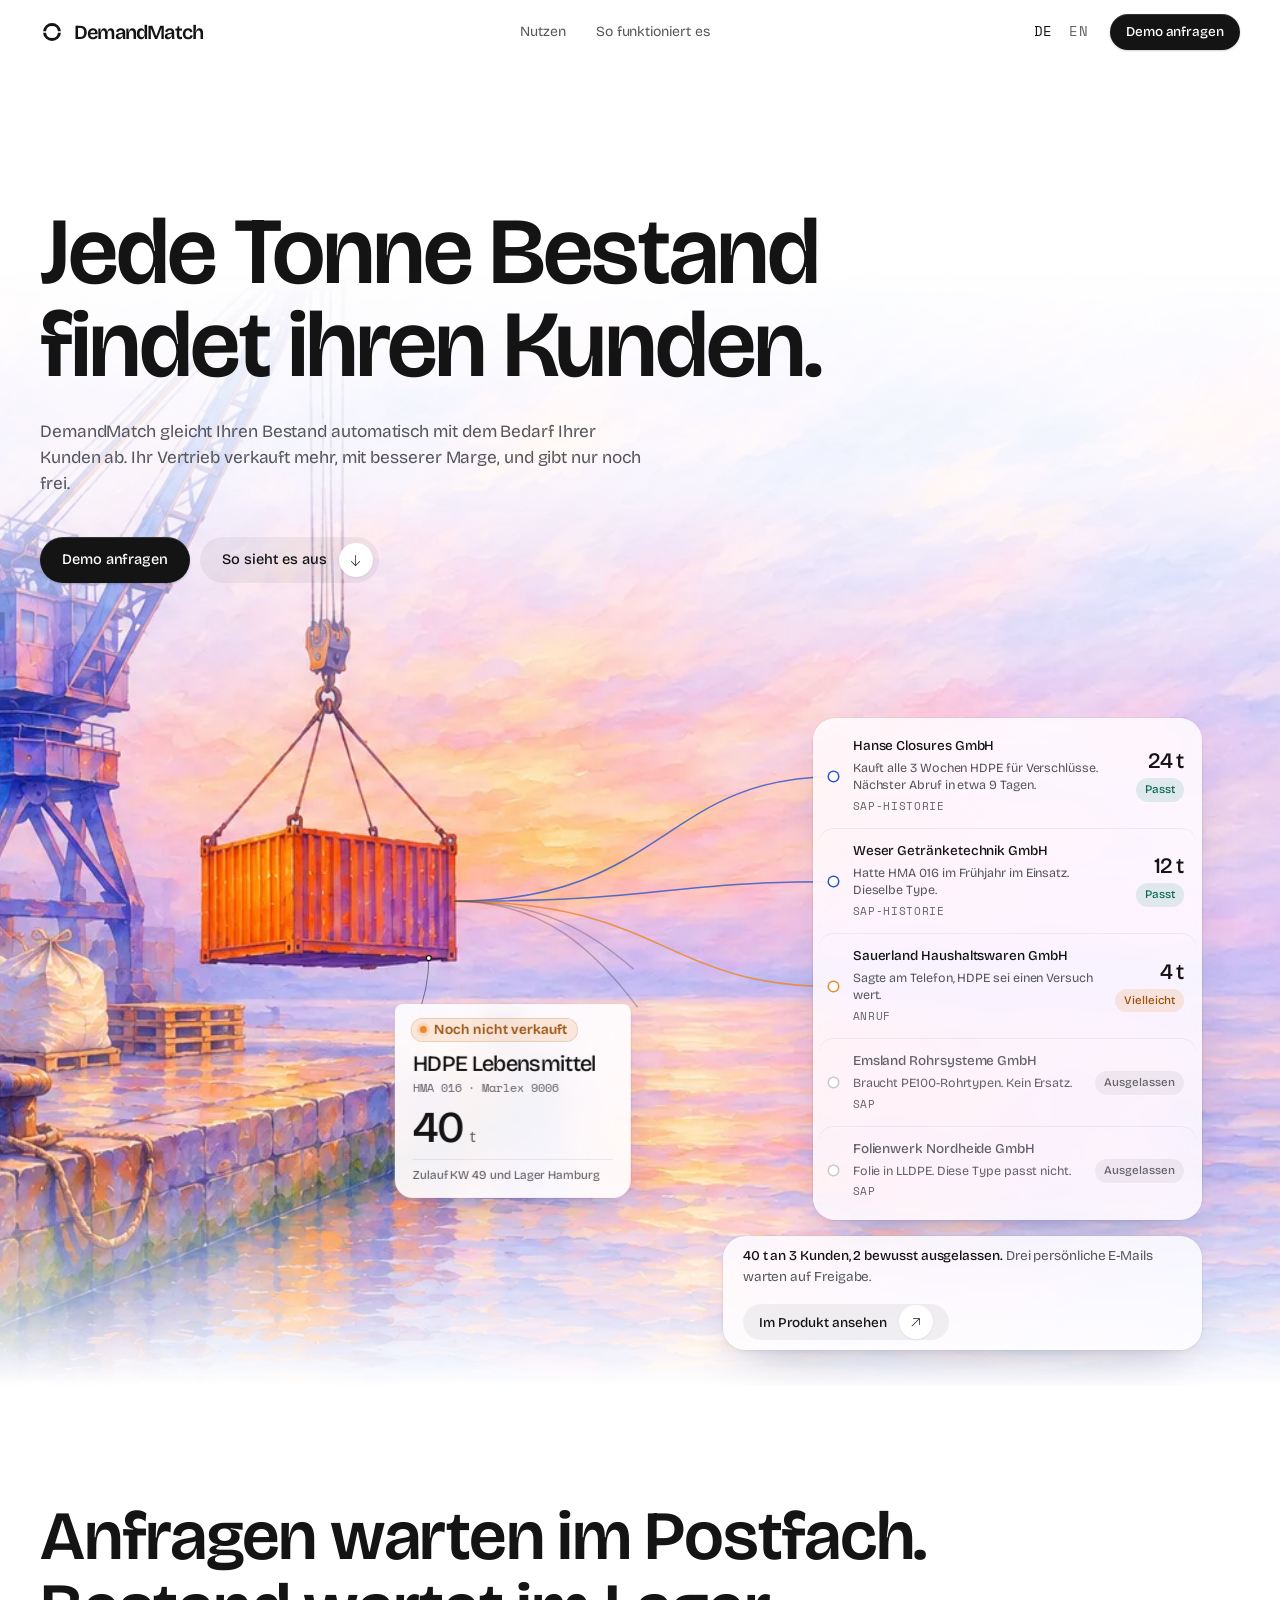
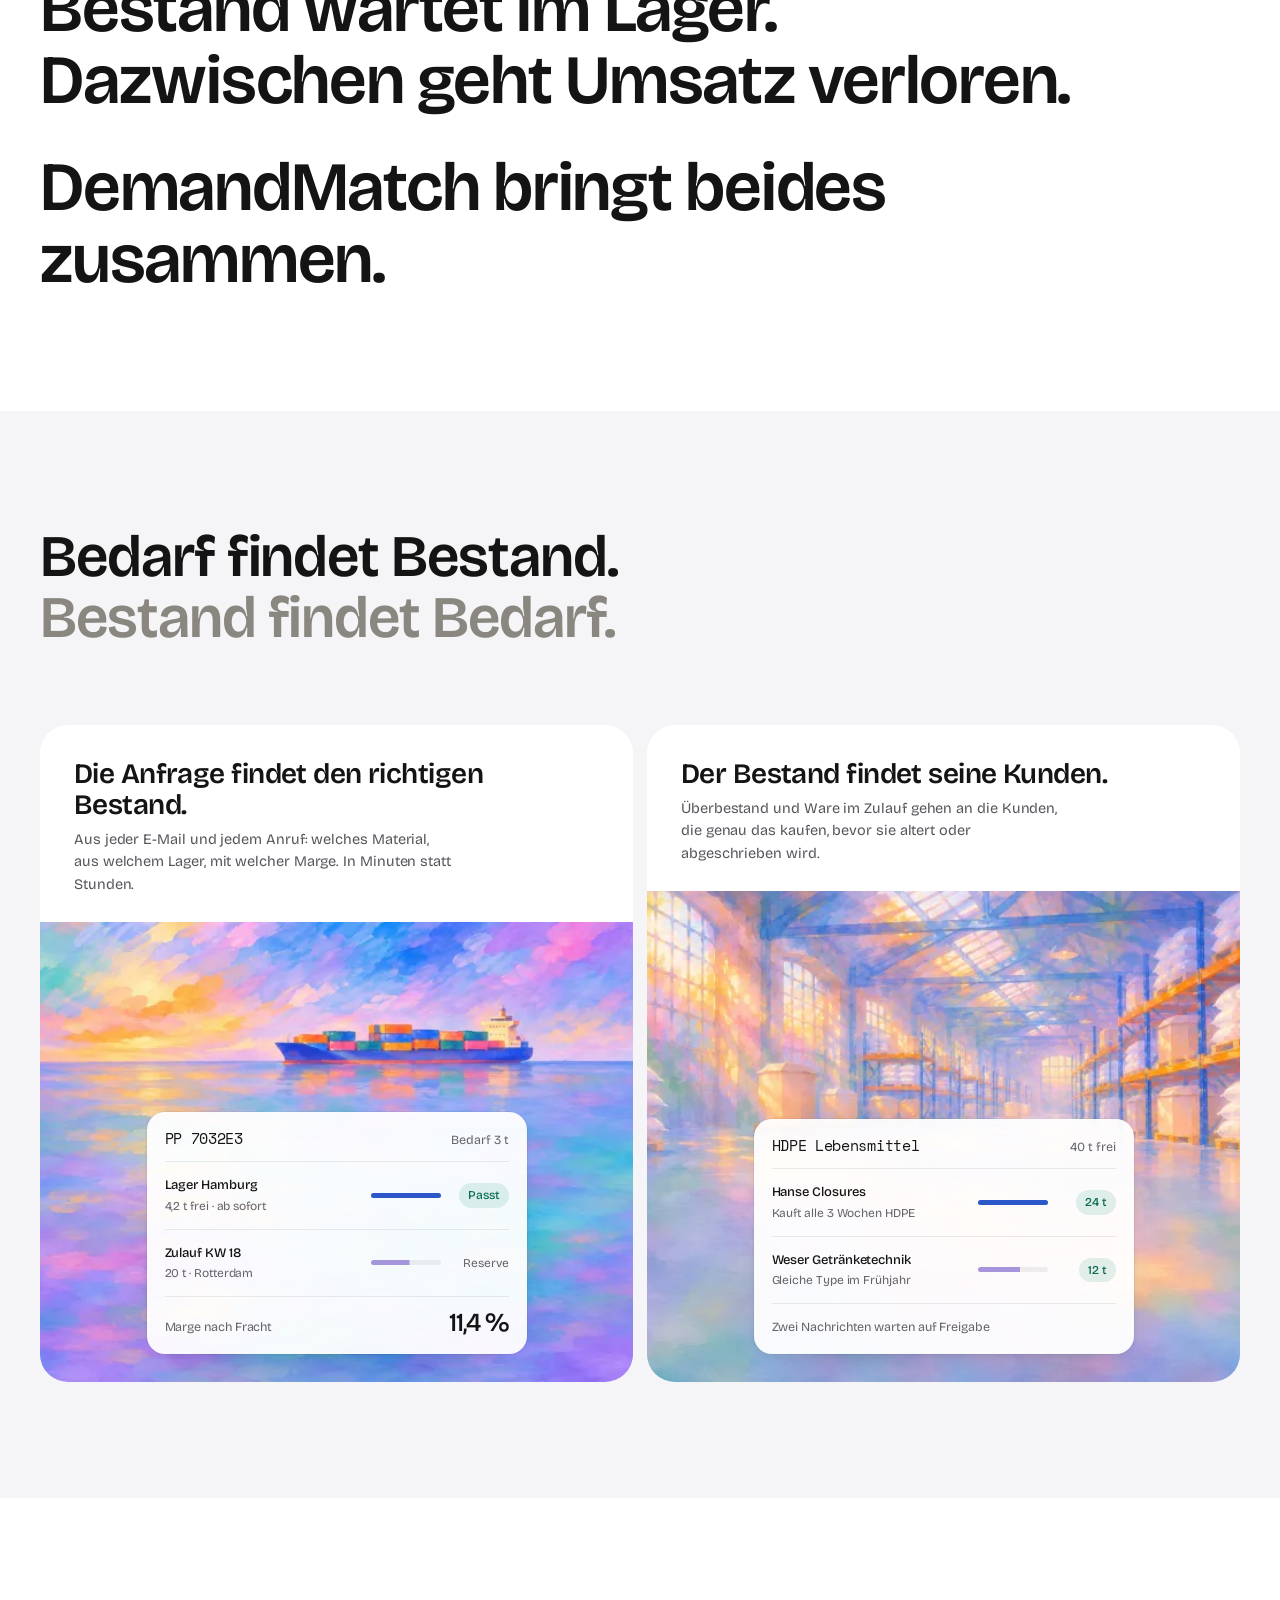
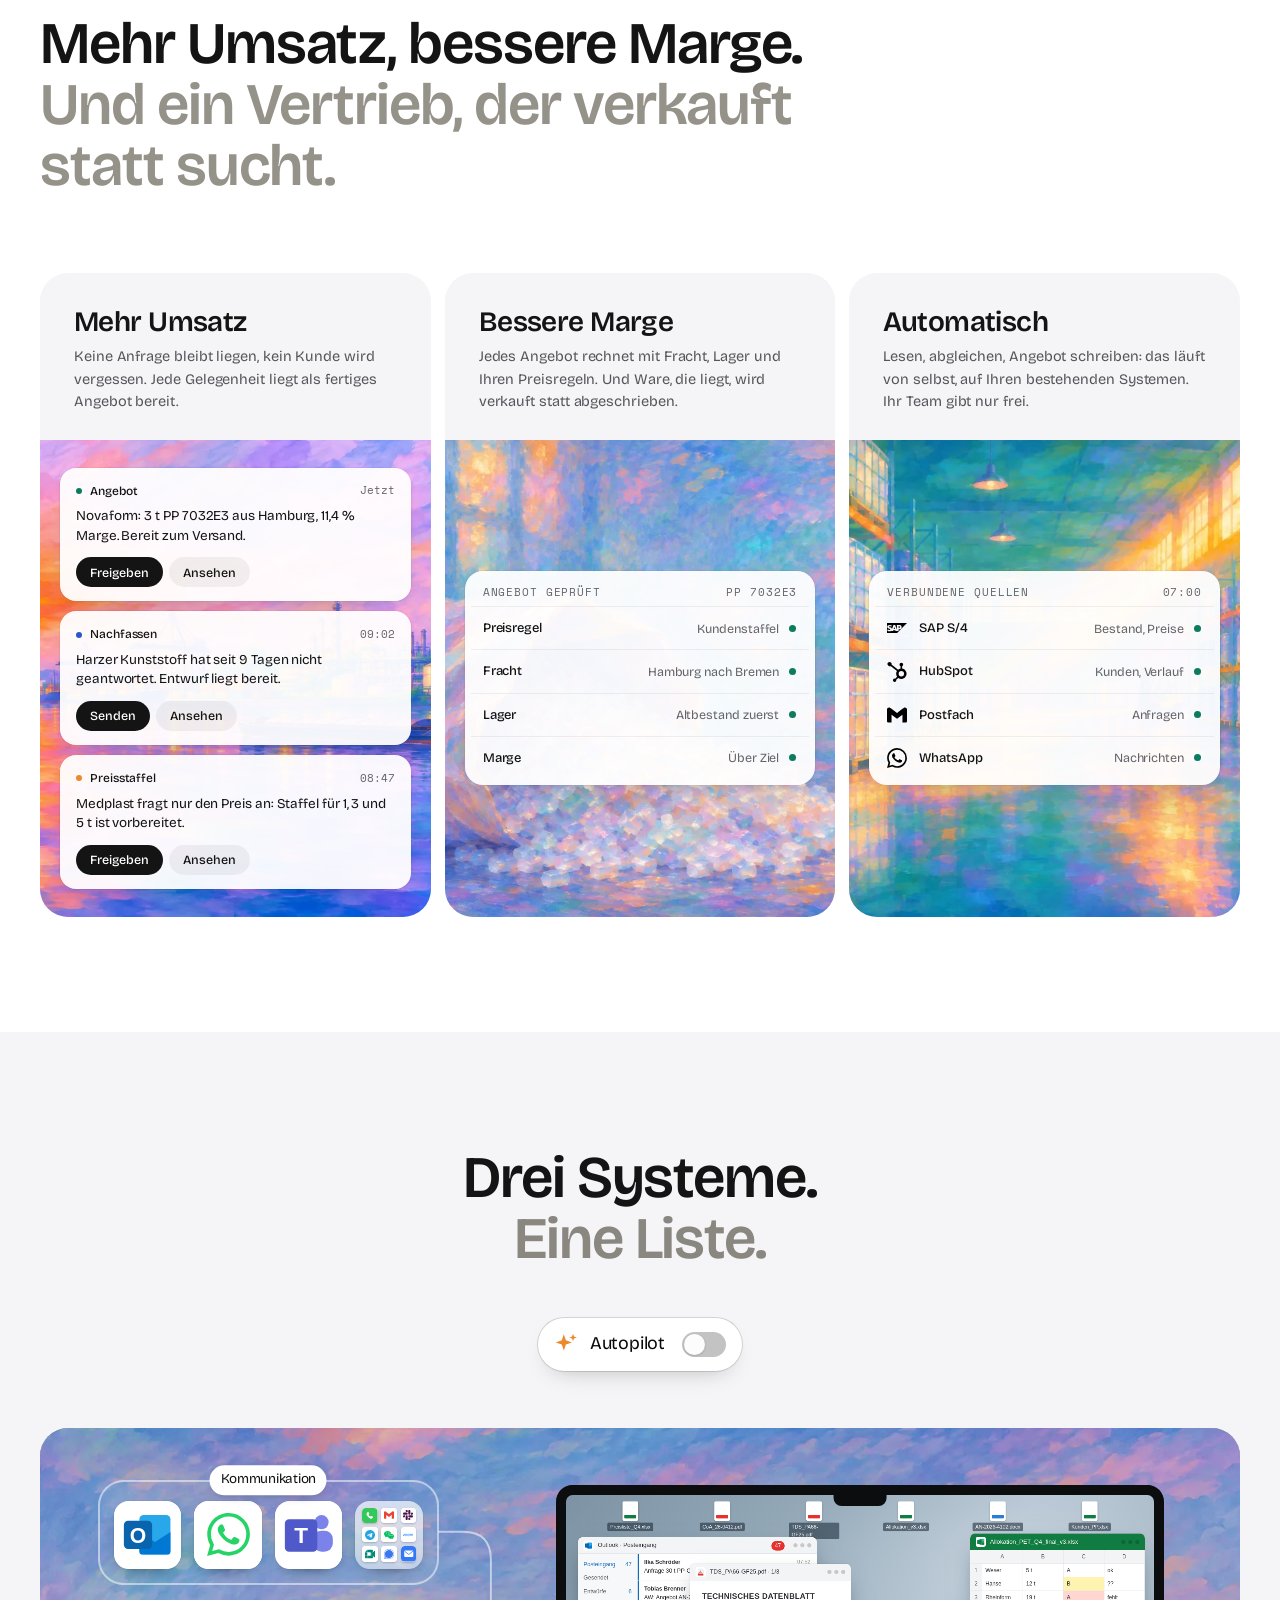
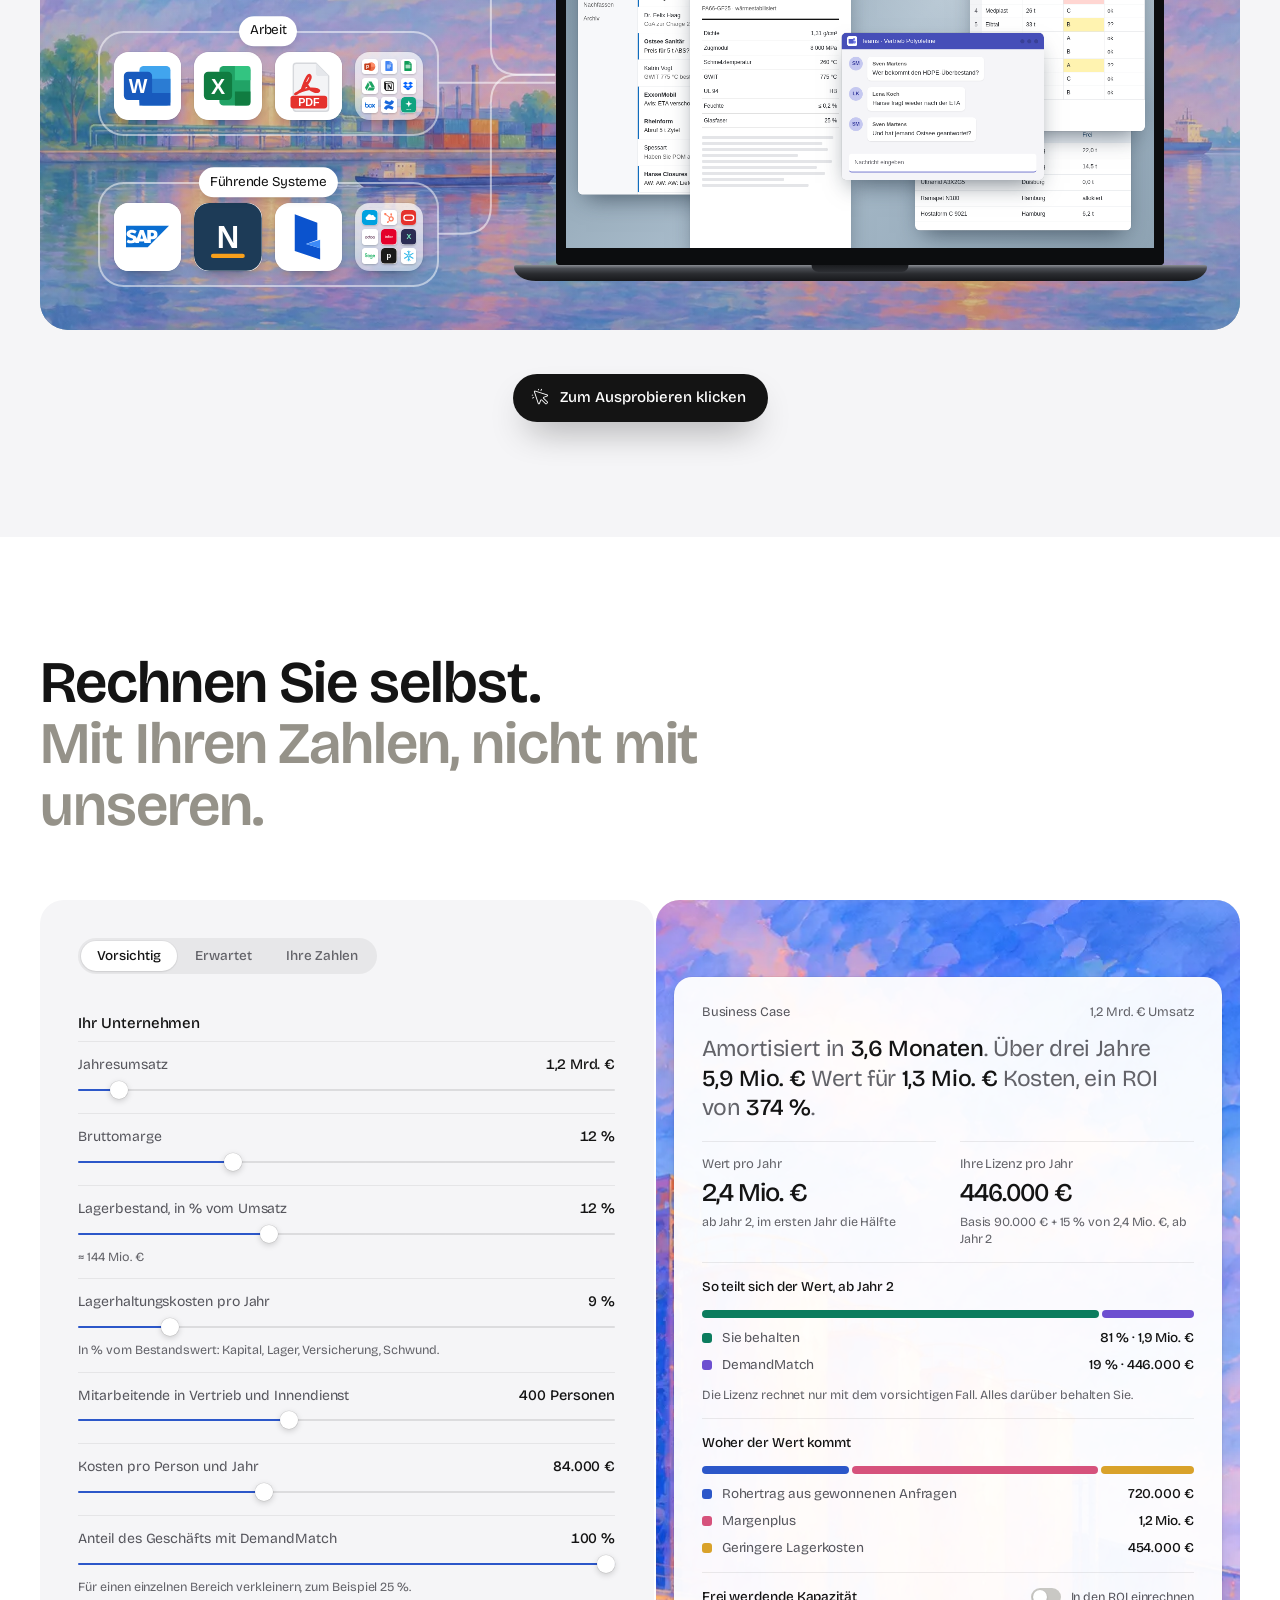
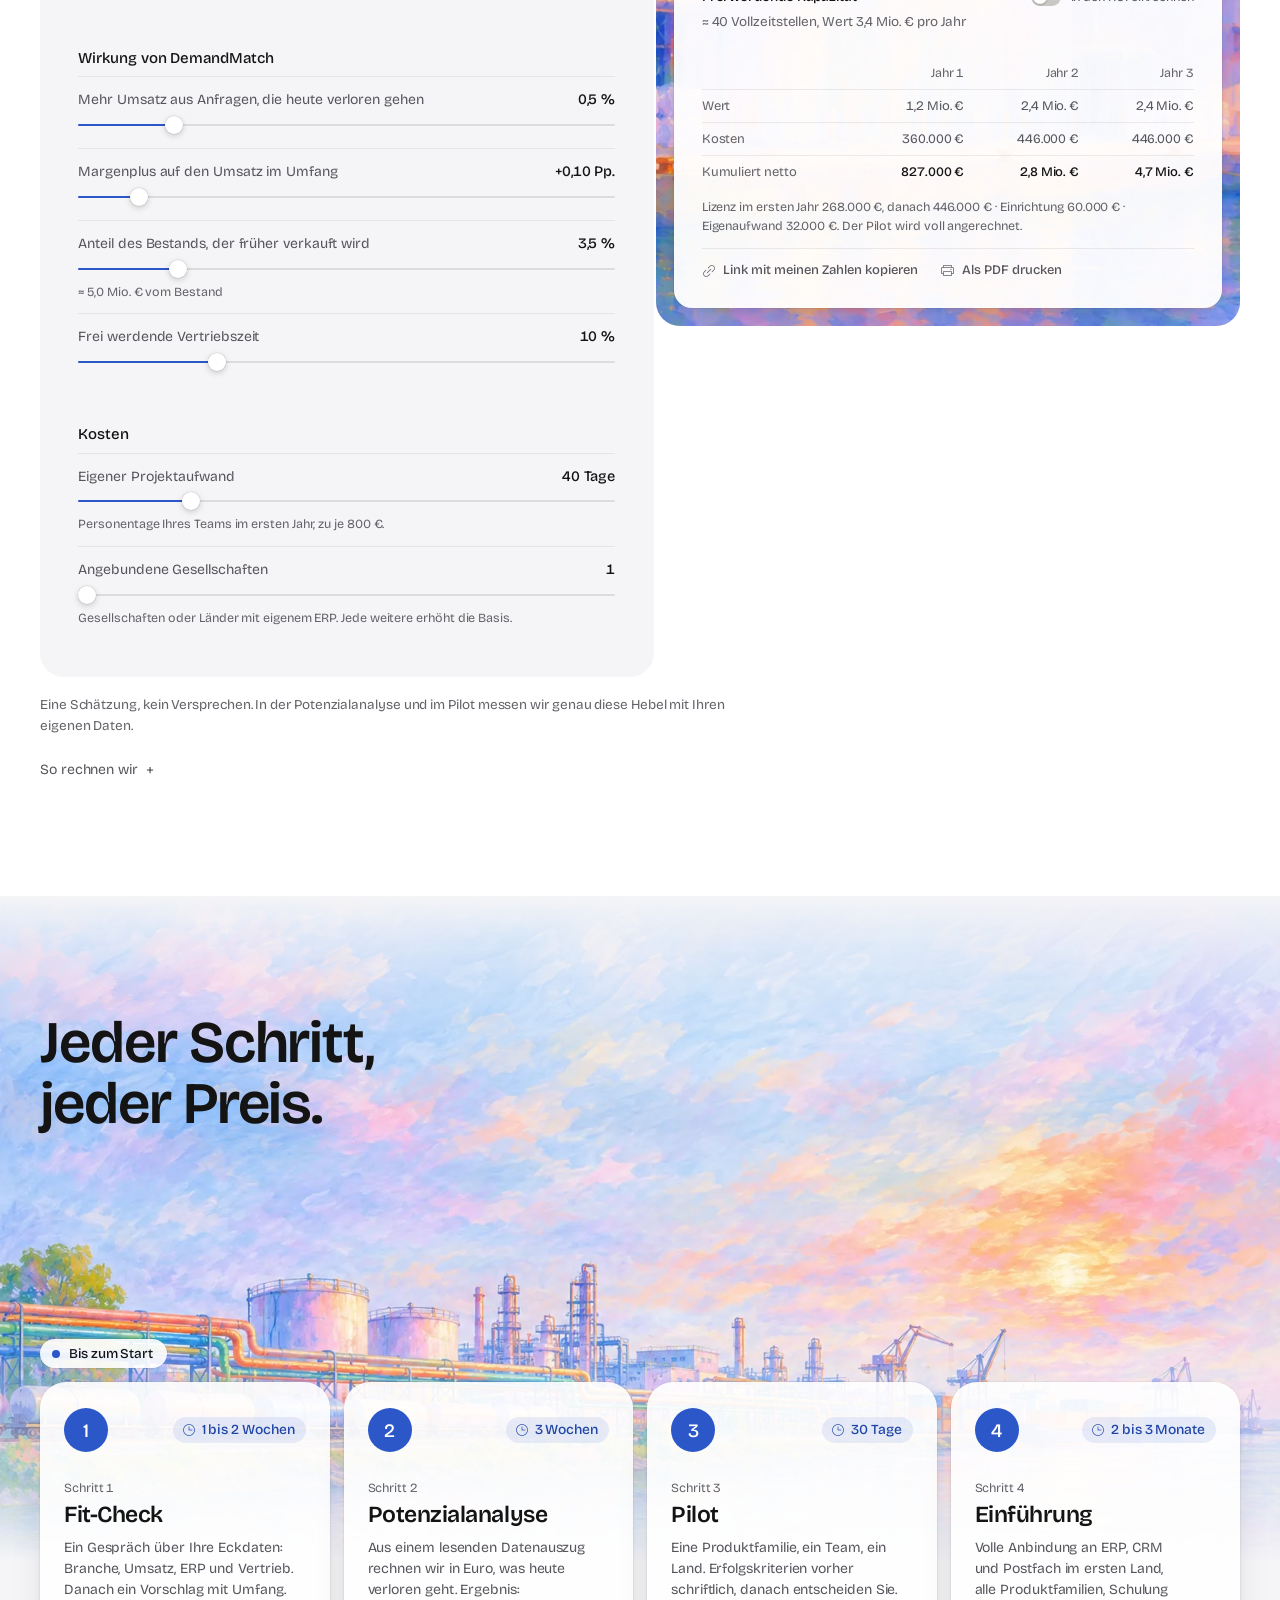
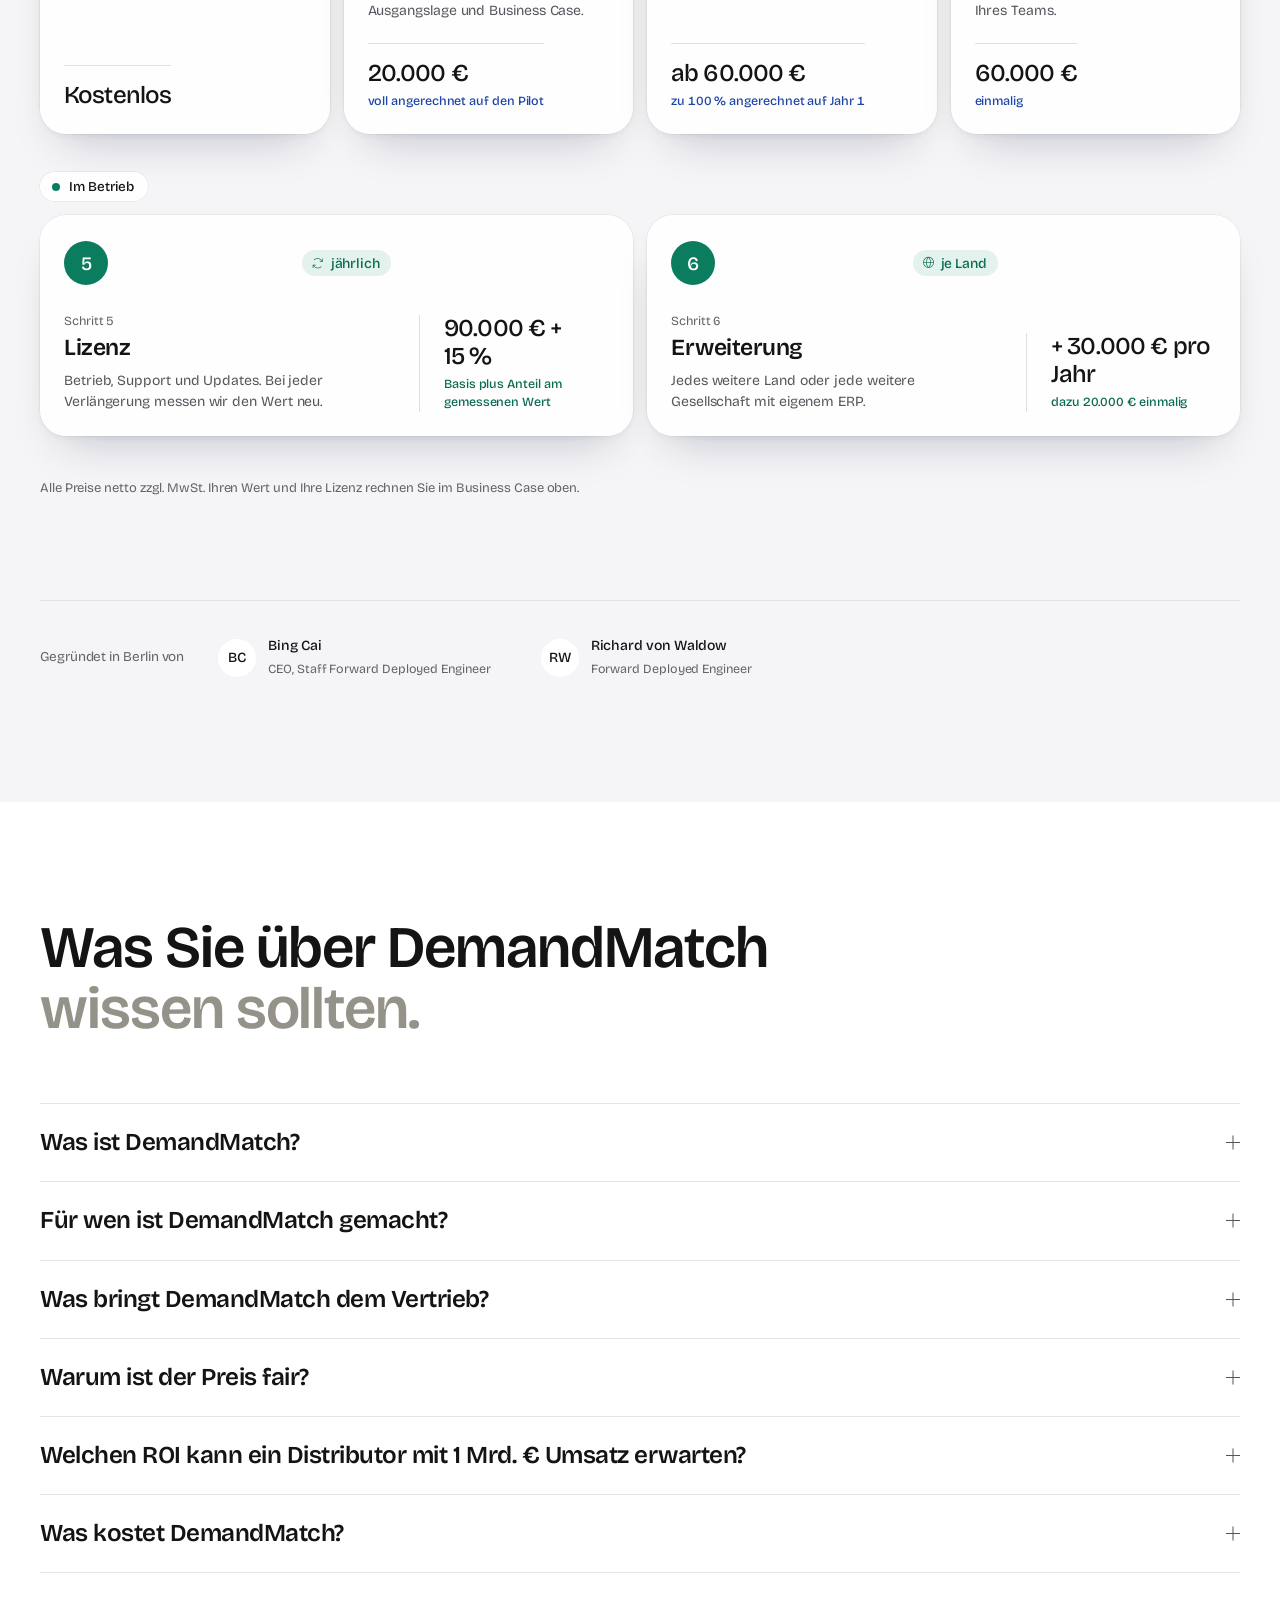
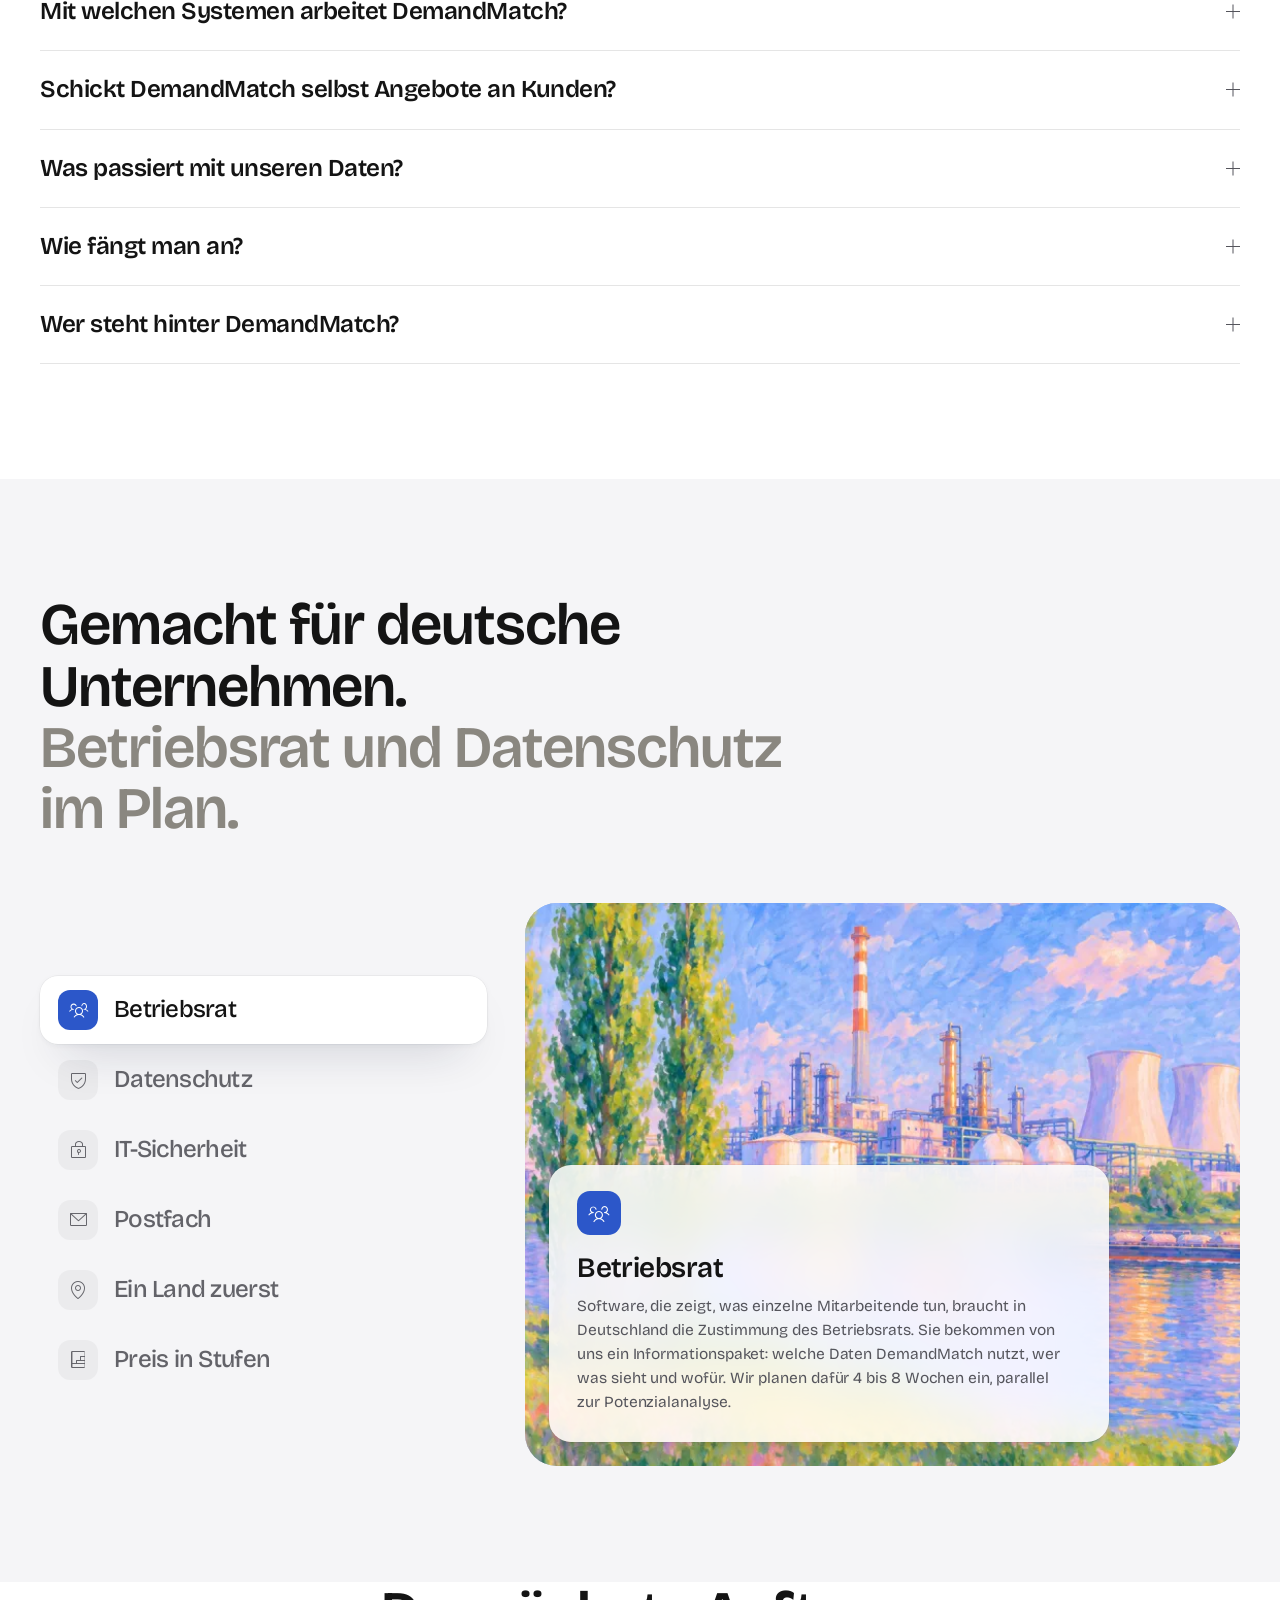
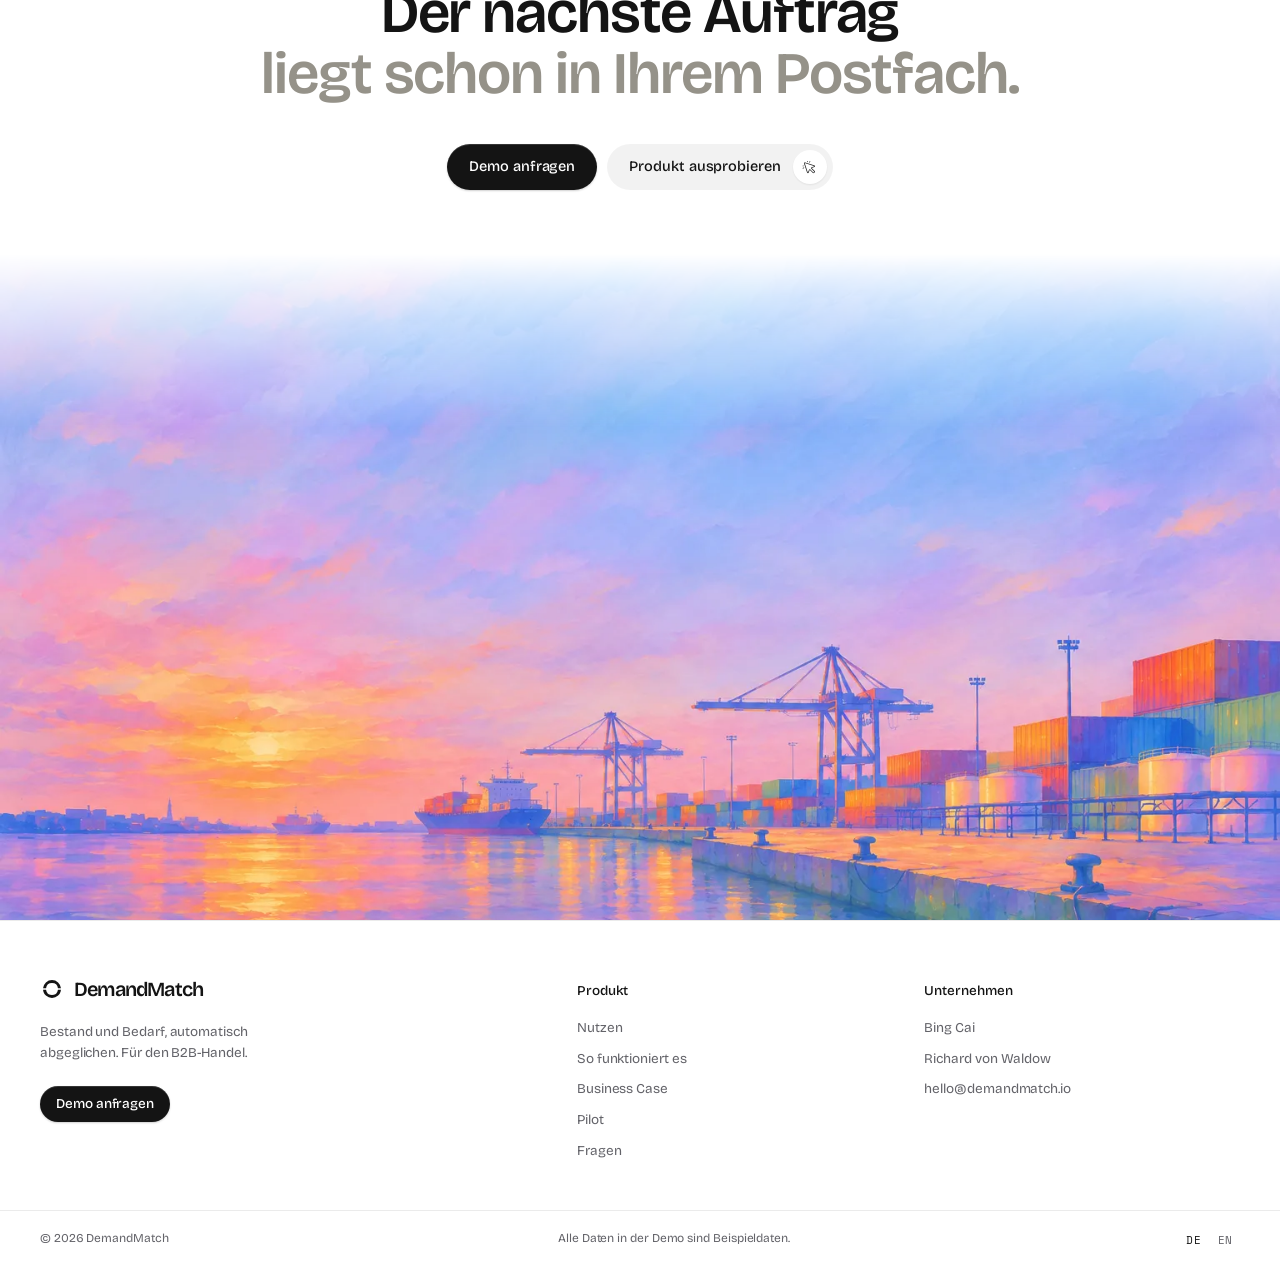
<file: index.html>
<!doctype html>
<html lang="de" data-type="signal" data-de="./" data-en="en/">
<head>
<meta charset="utf-8">
<meta name="viewport" content="width=device-width, initial-scale=1">
<meta name="theme-color" content="#ffffff">
<title>DemandMatch · Ihr Bestand findet seine Kunden</title>
<meta name="description" content="DemandMatch gleicht Ihren Bestand automatisch mit dem Bedarf Ihrer Kunden ab. Software für Distributoren von Chemie, Kunststoffen und Industriebedarf ab 1 Mrd. € Umsatz: mehr Umsatz, bessere Marge, Ihr Vertrieb gibt nur noch frei.">
<meta name="robots" content="index, follow, max-snippet:-1, max-image-preview:large">
<link rel="canonical" href="https://demandmatch.io/">
<link rel="alternate" hreflang="de" href="https://demandmatch.io/">
<link rel="alternate" hreflang="en" href="https://demandmatch.io/en/">
<link rel="alternate" hreflang="x-default" href="https://demandmatch.io/">
<link rel="alternate" type="text/markdown" href="https://demandmatch.io/index.md" title="DemandMatch · Ihr Bestand findet seine Kunden (Markdown)">
<link rel="help" type="text/plain" href="https://demandmatch.io/llms.txt" title="llms.txt">
<meta property="og:type" content="website">
<meta property="og:site_name" content="DemandMatch">
<meta property="og:url" content="https://demandmatch.io/">
<meta property="og:locale" content="de_DE">
<meta property="og:locale:alternate" content="en_US">
<meta property="og:title" content="DemandMatch · Ihr Bestand findet seine Kunden">
<meta property="og:description" content="DemandMatch gleicht Ihren Bestand automatisch mit dem Bedarf Ihrer Kunden ab. Software für Distributoren von Chemie, Kunststoffen und Industriebedarf ab 1 Mrd. € Umsatz: mehr Umsatz, bessere Marge, Ihr Vertrieb gibt nur noch frei.">
<meta property="og:image" content="https://demandmatch.io/assets/art/unloading.jpg">
<meta name="twitter:card" content="summary_large_image">
<link rel="icon" href="assets/logo/favicon.svg" type="image/svg+xml">
<link rel="preconnect" href="https://fonts.googleapis.com">
<link rel="preconnect" href="https://fonts.gstatic.com" crossorigin>
<script>(function(){var F={werk:'Archivo:wdth,wght@100..125,400..600&family=IBM+Plex+Mono:wght@400;500',atelier:'Instrument+Serif&family=Instrument+Sans:wdth,wght@100,400..600&family=DM+Mono:wght@400;500',signal:'Bricolage+Grotesque:opsz,wght@12..96,400..600&family=Space+Mono:wght@400;700'};var t='signal';try{var q=new URLSearchParams(location.search).get('type');if(q&&F[q]){t=q;sessionStorage.setItem('dm-type',q)}else{var s=sessionStorage.getItem('dm-type');if(s&&F[s])t=s}}catch(e){}document.documentElement.dataset.type=t;document.write('<link rel="stylesheet" href="https://fonts.googleapis.com/css2?family='+F[t]+'&display=swap">')})();</script>
<noscript><link rel="stylesheet" href="https://fonts.googleapis.com/css2?family=Bricolage+Grotesque:opsz,wght@12..96,400..600&family=Space+Mono:wght@400;700&display=swap"></noscript>
<link rel="preload" href="assets/fonts/Geist-var.woff2" as="font" type="font/woff2" crossorigin>
<link rel="preload" as="image" href="assets/art/unloading-1536.webp" imagesrcset="assets/art/unloading-640.webp 640w, assets/art/unloading-1024.webp 1024w, assets/art/unloading-1536.webp 1536w" imagesizes="100vw" fetchpriority="high">
<script type="application/ld+json">
{
 "@context": "https://schema.org",
 "@graph": [
  {
   "@type": "Organization",
   "@id": "https://demandmatch.io/#org",
   "name": "DemandMatch",
   "url": "https://demandmatch.io/",
   "logo": "https://demandmatch.io/assets/logo/logo-512.png",
   "image": "https://demandmatch.io/assets/art/unloading.jpg",
   "email": "hello@demandmatch.io",
   "description": "DemandMatch gleicht Ihren Bestand automatisch mit dem Bedarf Ihrer Kunden ab. Software für Distributoren von Chemie, Kunststoffen und Industriebedarf ab 1 Mrd. € Umsatz: mehr Umsatz, bessere Marge, Ihr Vertrieb gibt nur noch frei.",
   "slogan": "Jede Tonne Bestand findet ihren Kunden.",
   "foundingLocation": {
    "@type": "Place",
    "name": "Berlin, Germany"
   },
   "founder": [
    {
     "@id": "https://demandmatch.io/#bing"
    },
    {
     "@id": "https://demandmatch.io/#richard"
    }
   ],
   "knowsAbout": [
    "Vertriebsautomatisierung",
    "B2B-Handel",
    "Distribution von Chemie und Kunststoffen",
    "Bestandsabgleich",
    "Angebotserstellung",
    "Überbestand abbauen"
   ]
  },
  {
   "@type": "Person",
   "@id": "https://demandmatch.io/#bing",
   "name": "Bing Cai",
   "jobTitle": "CEO, Staff Forward Deployed Engineer",
   "sameAs": [
    "https://www.linkedin.com/in/bingcai/"
   ],
   "worksFor": {
    "@id": "https://demandmatch.io/#org"
   }
  },
  {
   "@type": "Person",
   "@id": "https://demandmatch.io/#richard",
   "name": "Richard von Waldow",
   "jobTitle": "Forward Deployed Engineer",
   "sameAs": [
    "https://www.linkedin.com/in/richard-von-waldow/"
   ],
   "worksFor": {
    "@id": "https://demandmatch.io/#org"
   }
  },
  {
   "@type": "WebSite",
   "@id": "https://demandmatch.io/#website",
   "url": "https://demandmatch.io/",
   "name": "DemandMatch",
   "inLanguage": [
    "de",
    "en"
   ],
   "publisher": {
    "@id": "https://demandmatch.io/#org"
   }
  },
  {
   "@type": "WebPage",
   "@id": "https://demandmatch.io/#webpage",
   "url": "https://demandmatch.io/",
   "name": "DemandMatch · Ihr Bestand findet seine Kunden",
   "description": "DemandMatch gleicht Ihren Bestand automatisch mit dem Bedarf Ihrer Kunden ab. Software für Distributoren von Chemie, Kunststoffen und Industriebedarf ab 1 Mrd. € Umsatz: mehr Umsatz, bessere Marge, Ihr Vertrieb gibt nur noch frei.",
   "inLanguage": "de",
   "isPartOf": {
    "@id": "https://demandmatch.io/#website"
   },
   "about": {
    "@id": "https://demandmatch.io/#product"
   },
   "mainEntity": {
    "@id": "https://demandmatch.io/#product"
   },
   "primaryImageOfPage": "https://demandmatch.io/assets/art/unloading.jpg",
   "dateModified": "2026-11-25"
  },
  {
   "@type": "SoftwareApplication",
   "@id": "https://demandmatch.io/#product",
   "name": "DemandMatch",
   "url": "https://demandmatch.io/",
   "applicationCategory": "BusinessApplication",
   "applicationSubCategory": "Vertriebsautomatisierung, Abgleich von Bestand und Kundenbedarf",
   "operatingSystem": "Web",
   "description": "DemandMatch gleicht Ihren Bestand automatisch mit dem Bedarf Ihrer Kunden ab. Ihr Vertrieb verkauft mehr, mit besserer Marge, und gibt nur noch frei.",
   "slogan": "Jede Tonne Bestand findet ihren Kunden.",
   "audience": {
    "@type": "BusinessAudience",
    "audienceType": "Für Chemie-, Kunststoff- und Industriedistributoren ab 1 Mrd. € Umsatz"
   },
   "featureList": [
    "Die Anfrage findet den richtigen Bestand.",
    "Der Bestand findet seine Kunden.",
    "Mehr Umsatz: Keine Anfrage bleibt liegen, kein Kunde wird vergessen. Jede Gelegenheit liegt als fertiges Angebot bereit.",
    "Bessere Marge: Jedes Angebot rechnet mit Fracht, Lager und Ihren Preisregeln. Und Ware, die liegt, wird verkauft statt abgeschrieben.",
    "Automatisch: Lesen, abgleichen, Angebot schreiben: das läuft von selbst, auf Ihren bestehenden Systemen. Ihr Team gibt nur frei.",
    "Nur lesend: DemandMatch liest aus ERP, CRM und Postfach und ändert dort nichts.",
    "Ein Mensch gibt frei: Kein Angebot und keine E-Mail geht raus, bevor Ihr Vertrieb es gesehen hat."
   ],
   "softwareRequirements": "Liest aus: SAP, Oracle, Odoo, DATEV, HubSpot, Gmail, Outlook, WhatsApp, Slack",
   "provider": {
    "@id": "https://demandmatch.io/#org"
   },
   "creator": {
    "@id": "https://demandmatch.io/#org"
   },
   "offers": [
    {
     "@type": "Offer",
     "priceCurrency": "EUR",
     "seller": {
      "@id": "https://demandmatch.io/#org"
     },
     "url": "https://demandmatch.io/#faq",
     "name": "DemandMatch Fit-Check",
     "description": "30 Minuten. Ein Gespräch, nachdem Sie uns ein paar Eckdaten geschickt haben: Branche, Umsatz, ERP und Größe des Vertriebs. Wir arbeiten mit Unternehmen ab 1 Mrd. € Jahresumsatz, so sprechen wir nur, wo es passt.",
     "price": 0,
     "priceSpecification": {
      "@type": "UnitPriceSpecification",
      "priceCurrency": "EUR",
      "valueAddedTaxIncluded": false,
      "price": 0
     }
    },
    {
     "@type": "Offer",
     "priceCurrency": "EUR",
     "seller": {
      "@id": "https://demandmatch.io/#org"
     },
     "url": "https://demandmatch.io/#faq",
     "name": "DemandMatch Potenzialanalyse",
     "description": "3 Wochen. Auf den Daten eines Bereichs: wie viel Umsatz heute verloren geht, wie viel Bestand liegt und wie viel Marge offen bleibt, in Euro. Wird voll auf den Pilot angerechnet.",
     "price": 20000,
     "priceSpecification": {
      "@type": "UnitPriceSpecification",
      "priceCurrency": "EUR",
      "valueAddedTaxIncluded": false,
      "price": 20000
     }
    },
    {
     "@type": "Offer",
     "priceCurrency": "EUR",
     "seller": {
      "@id": "https://demandmatch.io/#org"
     },
     "url": "https://demandmatch.io/#faq",
     "name": "DemandMatch Pilot",
     "description": "30 Tage. Eine Produktfamilie, ein Team, Erfolgskriterien vorher schriftlich. Der Preis hängt vom Umfang ab. Wird zu 100 % auf das erste Jahr angerechnet, wenn Sie innerhalb von 30 Tagen nach der Auswertung unterschreiben.",
     "price": 60000,
     "priceSpecification": {
      "@type": "UnitPriceSpecification",
      "priceCurrency": "EUR",
      "valueAddedTaxIncluded": false,
      "minPrice": 60000
     }
    },
    {
     "@type": "Offer",
     "priceCurrency": "EUR",
     "seller": {
      "@id": "https://demandmatch.io/#org"
     },
     "url": "https://demandmatch.io/#faq",
     "name": "DemandMatch Lizenz",
     "description": "Ab Jahr 1. Jährlich: eine Basis plus 15 % des Werts, den Potenzialanalyse und Pilot gemessen haben, höchstens ein Drittel dieses Werts. Basis + 15 % des Werts, den wir gemeinsam messen. Höchstens ein Drittel davon. Einrichtung einmalig 60.000 € / 66.000 $, 20.000 € / 22.000 $ für jede weitere Gesellschaft. In jeder Lizenz: Abgleich in beide Richtungen, Angebote mit Marge, Fracht und Ihren Preisregeln, lesende Anbindung an ERP, CRM und Postfach, und nichts geht raus ohne Freigabe Ihres Teams.",
     "priceSpecification": [
      {
       "@type": "UnitPriceSpecification",
       "priceCurrency": "EUR",
       "valueAddedTaxIncluded": false,
       "name": "Basis pro Jahr (30.000 € je weitere Gesellschaft)",
       "unitText": "YEAR",
       "billingDuration": "P1Y",
       "minPrice": 90000
      },
      {
       "@type": "PriceSpecification",
       "name": "Einrichtung einmalig 60.000 € / 66.000 $, 20.000 € / 22.000 $ für jede weitere Gesellschaft.",
       "price": 60000,
       "priceCurrency": "EUR",
       "valueAddedTaxIncluded": false
      }
     ]
    },
    {
     "@type": "Offer",
     "priceCurrency": "USD",
     "seller": {
      "@id": "https://demandmatch.io/#org"
     },
     "url": "https://demandmatch.io/#faq",
     "eligibleRegion": {
      "@type": "Country",
      "name": "US"
     },
     "name": "DemandMatch Fit-Check",
     "description": "30 Minuten. Ein Gespräch, nachdem Sie uns ein paar Eckdaten geschickt haben: Branche, Umsatz, ERP und Größe des Vertriebs. Wir arbeiten mit Unternehmen ab 1 Mrd. € Jahresumsatz, so sprechen wir nur, wo es passt.",
     "price": 0,
     "priceSpecification": {
      "@type": "UnitPriceSpecification",
      "priceCurrency": "USD",
      "valueAddedTaxIncluded": false,
      "price": 0
     }
    },
    {
     "@type": "Offer",
     "priceCurrency": "USD",
     "seller": {
      "@id": "https://demandmatch.io/#org"
     },
     "url": "https://demandmatch.io/#faq",
     "eligibleRegion": {
      "@type": "Country",
      "name": "US"
     },
     "name": "DemandMatch Potenzialanalyse",
     "description": "3 Wochen. Auf den Daten eines Bereichs: wie viel Umsatz heute verloren geht, wie viel Bestand liegt und wie viel Marge offen bleibt, in Euro. Wird voll auf den Pilot angerechnet.",
     "price": 22000,
     "priceSpecification": {
      "@type": "UnitPriceSpecification",
      "priceCurrency": "USD",
      "valueAddedTaxIncluded": false,
      "price": 22000
     }
    },
    {
     "@type": "Offer",
     "priceCurrency": "USD",
     "seller": {
      "@id": "https://demandmatch.io/#org"
     },
     "url": "https://demandmatch.io/#faq",
     "eligibleRegion": {
      "@type": "Country",
      "name": "US"
     },
     "name": "DemandMatch Pilot",
     "description": "30 Tage. Eine Produktfamilie, ein Team, Erfolgskriterien vorher schriftlich. Der Preis hängt vom Umfang ab. Wird zu 100 % auf das erste Jahr angerechnet, wenn Sie innerhalb von 30 Tagen nach der Auswertung unterschreiben.",
     "price": 66000,
     "priceSpecification": {
      "@type": "UnitPriceSpecification",
      "priceCurrency": "USD",
      "valueAddedTaxIncluded": false,
      "minPrice": 66000
     }
    },
    {
     "@type": "Offer",
     "priceCurrency": "USD",
     "seller": {
      "@id": "https://demandmatch.io/#org"
     },
     "url": "https://demandmatch.io/#faq",
     "eligibleRegion": {
      "@type": "Country",
      "name": "US"
     },
     "name": "DemandMatch Lizenz",
     "description": "Ab Jahr 1. Jährlich: eine Basis plus 15 % des Werts, den Potenzialanalyse und Pilot gemessen haben, höchstens ein Drittel dieses Werts. Basis + 15 % des Werts, den wir gemeinsam messen. Höchstens ein Drittel davon. Einrichtung einmalig 60.000 € / 66.000 $, 20.000 € / 22.000 $ für jede weitere Gesellschaft. In jeder Lizenz: Abgleich in beide Richtungen, Angebote mit Marge, Fracht und Ihren Preisregeln, lesende Anbindung an ERP, CRM und Postfach, und nichts geht raus ohne Freigabe Ihres Teams.",
     "priceSpecification": [
      {
       "@type": "UnitPriceSpecification",
       "priceCurrency": "USD",
       "valueAddedTaxIncluded": false,
       "name": "Basis pro Jahr (33.000 $ je weitere Gesellschaft)",
       "unitText": "YEAR",
       "billingDuration": "P1Y",
       "minPrice": 99000
      },
      {
       "@type": "PriceSpecification",
       "name": "Einrichtung einmalig 60.000 € / 66.000 $, 20.000 € / 22.000 $ für jede weitere Gesellschaft.",
       "price": 66000,
       "priceCurrency": "USD",
       "valueAddedTaxIncluded": false
      }
     ]
    }
   ]
  },
  {
   "@type": "FAQPage",
   "@id": "https://demandmatch.io/#faq",
   "url": "https://demandmatch.io/#faq",
   "inLanguage": "de",
   "isPartOf": {
    "@id": "https://demandmatch.io/#webpage"
   },
   "mainEntity": [
    {
     "@type": "Question",
     "name": "Was ist DemandMatch?",
     "acceptedAnswer": {
      "@type": "Answer",
      "text": "DemandMatch ist Software für den B2B-Handel. Sie gleicht Ihren Bestand automatisch mit dem Bedarf Ihrer Kunden ab: Zu jeder Anfrage aus E-Mail, Telefon oder CRM findet sie das passende Material, das Lager und die Marge und bereitet das Angebot vor. Umgekehrt findet sie für Überbestand und Ware im Zulauf die Kunden, die genau das kaufen. Ihr Vertrieb prüft und gibt frei."
     }
    },
    {
     "@type": "Question",
     "name": "Für wen ist DemandMatch gemacht?",
     "acceptedAnswer": {
      "@type": "Answer",
      "text": "Für Distributoren und Großhändler von Chemie, Kunststoffen und Industriebedarf mit mindestens 1 Mrd. € Jahresumsatz, vor allem für Vertriebsleitung, Außendienst und Innendienst, die viele Anfragen und viel Bestand zusammenbringen müssen."
     }
    },
    {
     "@type": "Question",
     "name": "Was bringt DemandMatch dem Vertrieb?",
     "acceptedAnswer": {
      "@type": "Answer",
      "text": "Mehr Umsatz, weil keine Anfrage liegen bleibt und kein Kunde vergessen wird. Bessere Marge, weil jedes Angebot mit Fracht, Lager und Ihren Preisregeln rechnet und liegende Ware verkauft statt abgeschrieben wird. Und weniger Handarbeit: Lesen, Abgleichen und Angebot schreiben laufen automatisch."
     }
    },
    {
     "@type": "Question",
     "name": "Warum ist der Preis fair?",
     "acceptedAnswer": {
      "@type": "Answer",
      "text": "Weil er dem Wert folgt, den wir gemeinsam messen. Vor dem Pilot halten beide Seiten schriftlich fest, wie es heute läuft und wie wir rechnen. Es zählt nur der vorsichtige Fall, frei werdende Zeit nie. Der Preis steht für ein Jahr fest, im ersten Jahr zählt der halbe Wert, weil der Anlauf Zeit braucht. Bei jeder Verlängerung messen wir neu: steigt der Wert, steigt der Anteil mit, sinkt er, sinkt Ihre Lizenz, nie unter die Basis. Und die Lizenz ist nie höher als ein Drittel des Werts, Sie behalten also immer mindestens das Dreifache."
     }
    },
    {
     "@type": "Question",
     "name": "Welchen ROI kann ein Distributor mit 1 Mrd. € Umsatz erwarten?",
     "acceptedAnswer": {
      "@type": "Answer",
      "text": "Bei 1,2 Mrd. € Umsatz und 12 % Bruttomarge rechnen wir mit 2,4 Mio. € (vorsichtig) bis 6,4 Mio. € (erwartet) pro Jahr aus mehr Umsatz, besserer Marge und früher verkauftem Bestand. Die Lizenz rechnet nur mit dem vorsichtigen Fall: rund 446.000 € pro Jahr ab dem zweiten Jahr. Mit Einrichtung und Eigenaufwand kostet das erste Jahr rund 360.000 € und amortisiert sich nach etwa 1,3 bis 3,6 Monaten. Frei werdende Vertriebszeit kommt dazu. Mit dem Rechner auf dieser Seite lassen sich alle Annahmen anpassen. In den ROI geht nur Geld ein, das wirklich ankommt; frei werdende Zeit zeigen wir daneben und rechnen sie nur, wenn Sie das wollen."
     }
    },
    {
     "@type": "Question",
     "name": "Was kostet DemandMatch?",
     "acceptedAnswer": {
      "@type": "Answer",
      "text": "Der Fit-Check ist kostenlos. Die Potenzialanalyse kostet 20.000 €, der Pilot über 30 Tage ab 60.000 €, je nach Umfang. Jeder bezahlte Schritt wird auf den nächsten angerechnet: die Potenzialanalyse voll auf den Pilot, der Pilot zu 100 % auf das erste Lizenzjahr, wenn Sie innerhalb von 30 Tagen nach der Auswertung unterschreiben. Die Lizenz folgt einer offenen Formel: eine Basis von 90.000 € pro Jahr für die erste Gesellschaft mit ihrem ERP (30.000 € für jede weitere) plus 15 % des Werts pro Jahr, den wir in Potenzialanalyse und Pilot gemeinsam mit Ihren Daten messen, und zwar nur im vorsichtigen Fall. Sie ist nie höher als ein Drittel dieses Werts, Sie behalten also immer mindestens das Dreifache. Dazu einmalig 60.000 € für die Einrichtung (20.000 € je weitere Gesellschaft). Alle Preise netto zzgl. MwSt. In den USA: 22.000 $, ab 66.000 $, Basis 99.000 $ (33.000 $ je weitere Gesellschaft), Einrichtung 66.000 $ (22.000 $), zzgl. Sales Tax."
     }
    },
    {
     "@type": "Question",
     "name": "Mit welchen Systemen arbeitet DemandMatch?",
     "acceptedAnswer": {
      "@type": "Answer",
      "text": "DemandMatch liest aus den Systemen, die Sie schon nutzen: ERP wie SAP, Oracle, Odoo oder DATEV, CRM wie HubSpot, das Postfach (Outlook, Gmail) und Messenger wie WhatsApp oder Slack. Nichts wird ersetzt, es gibt keinen Systemwechsel."
     }
    },
    {
     "@type": "Question",
     "name": "Schickt DemandMatch selbst Angebote an Kunden?",
     "acceptedAnswer": {
      "@type": "Answer",
      "text": "Nein. DemandMatch bereitet vor, ein Mensch entscheidet. Kein Angebot und keine E-Mail geht raus, bevor Ihr Vertrieb es gesehen und freigegeben hat."
     }
    },
    {
     "@type": "Question",
     "name": "Was passiert mit unseren Daten?",
     "acceptedAnswer": {
      "@type": "Answer",
      "text": "Kein Systemwechsel, kein Großprojekt. DemandMatch greift nur lesend auf ERP, CRM und Postfach zu und ändert dort nichts. Ihre Daten bleiben, wo sie sind. Anbindung und Zugriffsrechte legen wir gemeinsam mit Ihrer IT fest."
     }
    },
    {
     "@type": "Question",
     "name": "Wie fängt man an?",
     "acceptedAnswer": {
      "@type": "Answer",
      "text": "Mit einem kostenlosen Fit-Check: Sie schicken uns vorab ein paar Eckdaten (Branche, Umsatz, ERP, Größe des Vertriebsteams), damit wir nur sprechen, wo es passt. Dann eine Potenzialanalyse auf den Daten eines Bereichs und ein Pilot von 30 Tagen auf Ihren echten Daten, für eine Produktfamilie und ein Team, mit vorab schriftlich vereinbarten Erfolgskriterien. Woche 1: lesend verbinden. Woche 2: Ihre echten Anfragen gegen Ihren echten Bestand abgleichen, mit Ihren Regeln zu Marge und Kunden. Woche 3 und 4: Ihr Team arbeitet damit, und wir messen gemeinsam, was es bringt."
     }
    },
    {
     "@type": "Question",
     "name": "Wer steht hinter DemandMatch?",
     "acceptedAnswer": {
      "@type": "Answer",
      "text": "DemandMatch wurde in Berlin von Bing Cai (CEO, Staff Forward Deployed Engineer) und Richard von Waldow (Forward Deployed Engineer) gegründet. Kontakt: hello@demandmatch.io."
     }
    }
   ]
  }
 ]
}
</script>
<link rel="stylesheet" href="assets/css/systems.css?v=2d9aed6a">
<link rel="stylesheet" href="assets/css/roi.css?v=e4defd21">
<link rel="stylesheet" href="assets/icons/style.css?v=2a36dc2a">
<link rel="stylesheet" href="assets/app/app.css?v=a8d8a2b7">
<link rel="stylesheet" href="assets/app/ae.css?v=27780c25">
<link rel="stylesheet" href="assets/app/gantt.css?v=93a75ad0">
<link rel="stylesheet" href="assets/css/site.css?v=0dae5c35">
<link rel="stylesheet" href="assets/css/monet.css?v=62d258b9">
<link rel="stylesheet" href="assets/css/type.css?v=7a159ab8">
</head>
<body>
<a class="skip" href="#main" data-t="skip">Zum Inhalt</a>

<header class="top" id="top">
  <div class="top-in">
    <a class="brand" href="#main" aria-label="DemandMatch">
      <span class="brand-mark" data-logo="mark" aria-hidden="true"></span>
      <span class="brand-word">DemandMatch</span>
    </a>
    <nav class="nav" aria-label="Seiten">
      <a href="#value" data-t="nav_value">Nutzen</a>
      <a href="#systems" data-t="nav_how">So funktioniert es</a>
    </nav>
    <div class="top-r">
      <div class="lang" role="group" aria-label="Sprache / Language"><button type="button" data-lang="de" aria-pressed="true">DE</button><button type="button" data-lang="en" aria-pressed="false">EN</button></div>
      <a href="mailto:hello@demandmatch.io?subject=DemandMatch%3A%20Demo" class="btn btn-ink btn-sm" data-mail><span data-t="cta">Demo anfragen</span></a>
    </div>
  </div>
</header>

<main id="main">

  <!-- HERO: the value in one line, who it is for, and the matching itself as the picture: one lot of stock finding its customers (surplus.js) -->
  <div class="hero-gallery">
  <!-- the painting, full-bleed behind the headline and the board, dissolving into the paper above and below -->
  <div class="gallery-wallpaper" aria-hidden="true"><img src="assets/art/unloading-1536.webp" srcset="assets/art/unloading-640.webp 640w, assets/art/unloading-1024.webp 1024w, assets/art/unloading-1536.webp 1536w" sizes="100vw" alt="" decoding="async" fetchpriority="high"></div>
  <section class="hero wrap">
    <h1 class="h1" data-split="h1">Jede Tonne Bestand findet ihren Kunden.</h1>
    <p class="lead in-hero" style="--d:5" data-t="lead">DemandMatch gleicht Ihren Bestand automatisch mit dem Bedarf Ihrer Kunden ab. Ihr Vertrieb verkauft mehr, mit besserer Marge, und gibt nur noch frei.</p>
    <div class="cta-row in-hero" style="--d:7">
      <a href="mailto:hello@demandmatch.io?subject=DemandMatch%3A%20Demo" class="btn btn-ink" data-mail><span data-t="cta">Demo anfragen</span></a>
      <a class="btn btn-soft" href="#match"><span data-t="cta_see">So sieht es aus</span><span class="btn-ic" aria-hidden="true"><i class="ph-light ph-arrow-down"></i></span></a>
    </div>
  </section>
  <section class="match-sec" id="match" aria-label="Matching">
    <div class="sp-stage-sec">
      <div class="sp-stage hero-stage">
        <div class="sp-board" id="sp-board">
          <div class="sp-lot">
            <p class="sp-k" data-t="sp_lot_k">Noch nicht verkauft</p>
            <h2 data-t="sp_lot_h">HDPE Lebensmittel</h2>
            <p class="sp-grade">HMA 016 · Marlex 9006</p>
            <p class="sp-t"><b>40</b><span>t</span></p>
            <ul class="sp-meta">
              <li data-t="sp_lot_1">Zulauf KW 49 und Lager Hamburg</li>
            </ul>
          </div>
          <svg class="sp-flow" aria-hidden="true"></svg>
          <ol class="sp-list glass" data-ta="sp_list_label" aria-label="Kunden, die zu diesem Bestand passen"><li class="sp-row fit" style="--i:0"><span class="sp-pin" aria-hidden="true"></span><div class="sp-who"><b>Hanse Closures GmbH</b><p>Kauft alle 3 Wochen HDPE für Verschlüsse. Nächster Abruf in etwa 9 Tagen.</p><small>SAP-Historie</small></div><div class="sp-out"><b>24 t</b><em>Passt</em></div></li><li class="sp-row fit" style="--i:1"><span class="sp-pin" aria-hidden="true"></span><div class="sp-who"><b>Weser Getränketechnik GmbH</b><p>Hatte HMA 016 im Frühjahr im Einsatz. Dieselbe Type.</p><small>SAP-Historie</small></div><div class="sp-out"><b>12 t</b><em>Passt</em></div></li><li class="sp-row maybe" style="--i:2"><span class="sp-pin" aria-hidden="true"></span><div class="sp-who"><b>Sauerland Haushaltswaren GmbH</b><p>Sagte am Telefon, HDPE sei einen Versuch wert.</p><small>Anruf</small></div><div class="sp-out"><b>4 t</b><em>Vielleicht</em></div></li><li class="sp-row no" style="--i:3"><span class="sp-pin" aria-hidden="true"></span><div class="sp-who"><b>Emsland Rohrsysteme GmbH</b><p>Braucht PE100-Rohrtypen. Kein Ersatz.</p><small>SAP</small></div><div class="sp-out"><em>Ausgelassen</em></div></li><li class="sp-row no" style="--i:4"><span class="sp-pin" aria-hidden="true"></span><div class="sp-who"><b>Folienwerk Nordheide GmbH</b><p>Folie in LLDPE. Diese Type passt nicht.</p><small>SAP</small></div><div class="sp-out"><em>Ausgelassen</em></div></li></ol>
          <div class="sp-foot glass">
            <p><b data-t="sp_sum_a">40 t an 3 Kunden, 2 bewusst ausgelassen.</b> <span data-t="sp_sum_b">Drei persönliche E-Mails warten auf Freigabe.</span></p>
            <a class="btn btn-soft btn-sm" href="#systems" data-open-push><span data-t="sp_open">Im Produkt ansehen</span><span class="btn-ic" aria-hidden="true"><i class="ph-light ph-arrow-up-right"></i></span></a>
          </div>
        </div>
      </div>
    </div>
  </section>
  </div>

  <!-- WHY: what unmatched stock and unanswered demand cost, read line by line as you scroll -->
  <section class="why wrap" id="why">
    <h2 class="say">
      <span class="ln" data-t="why1">Anfragen warten im Postfach.</span>
      <span class="ln" data-t="why2">Bestand wartet im Lager.</span>
      <span class="ln" data-t="why3">Dazwischen geht Umsatz verloren.</span>
      <span class="ln ln-end" data-t="why4">DemandMatch bringt beides zusammen.</span>
    </h2>
  </section>

  <!-- BOTH WAYS: demand finds stock, stock finds demand. Two painted cards with one small piece of the product each -->
  <section class="both wrap band" id="both">
    <div class="sec-h">
      <h2 class="h2 rv" data-th="both_h">Bedarf findet Bestand.<br><span class="mute">Bestand findet Bedarf.</span></h2>
    </div>
    <div class="bento">
      <article class="card card-c card-half rv" data-play>
        <div class="card-core">
          <header class="card-h"><h3 data-t="b1_h">Die Anfrage findet den richtigen Bestand.</h3><p data-t="b1_p">Aus jeder E-Mail und jedem Anruf: welches Material, aus welchem Lager, mit welcher Marge. In Minuten statt Stunden.</p></header>
          <div class="card-art"><img src="assets/art/cargo-sea-1536.webp" srcset="assets/art/cargo-sea-640.webp 640w, assets/art/cargo-sea-1024.webp 1024w, assets/art/cargo-sea-1536.webp 1536w" sizes="(max-width: 1000px) 100vw, 640px" alt="" loading="lazy" decoding="async">
            <div class="ui ui-match" aria-hidden="true">
              <div class="ui-match-h"><span>PP 7032E3</span><em data-t="c3_need">Bedarf 3 t</em></div>
              <div class="mrow"><div><b data-t="c3_w1">Lager Hamburg</b><small data-t="c3_w1s">4,2 t frei · ab sofort</small></div><span class="bar"><i style="--w:1"></i></span><em class="ok" data-t="c3_fit">Passt</em></div>
              <div class="mrow"><div><b data-t="c3_w2">Zulauf KW 18</b><small data-t="c3_w2s">20 t · Rotterdam</small></div><span class="bar"><i style="--w:.55"></i></span><em data-t="c3_alt">Reserve</em></div>
              <div class="ui-match-f"><span data-t="c3_margin">Marge nach Fracht</span><b>11,4 %</b></div>
            </div>
          </div>
        </div>
      </article>
      <article class="card card-half card-w rv" style="--d:1" data-play>
        <div class="card-core">
          <header class="card-h"><h3 data-t="b2_h">Der Bestand findet seine Kunden.</h3><p data-t="b2_p">Überbestand und Ware im Zulauf gehen an die Kunden, die genau das kaufen, bevor sie altert oder abgeschrieben wird.</p></header>
          <div class="card-art"><img src="assets/art/warehouse-1536.webp" srcset="assets/art/warehouse-640.webp 640w, assets/art/warehouse-1024.webp 1024w, assets/art/warehouse-1536.webp 1536w" sizes="(max-width: 1000px) 100vw, 640px" alt="" loading="lazy" decoding="async">
            <div class="ui ui-match" aria-hidden="true">
              <div class="ui-match-h"><span data-t="b2_lot">HDPE Lebensmittel</span><em data-t="b2_free">40 t frei</em></div>
              <div class="mrow"><div><b>Hanse Closures</b><small data-t="b2_r1">Kauft alle 3 Wochen HDPE</small></div><span class="bar"><i style="--w:1"></i></span><em class="ok">24 t</em></div>
              <div class="mrow"><div><b>Weser Getränketechnik</b><small data-t="b2_r2">Gleiche Type im Frühjahr</small></div><span class="bar"><i style="--w:.6"></i></span><em class="ok">12 t</em></div>
              <div class="ui-match-f"><span data-t="b2_foot">Zwei Nachrichten warten auf Freigabe</span></div>
            </div>
          </div>
        </div>
      </article>
    </div>
  </section>

  <!-- VALUE: what it does for the business. Three outcomes, each on a painting with one small piece of the product -->
  <section class="value wrap" id="value">
    <div class="sec-h">
      <h2 class="h2 rv" data-th="v_h">Mehr Umsatz, bessere Marge.<br><span class="mute">Und ein Vertrieb, der verkauft statt sucht.</span></h2>
    </div>
    <div class="bento bento-3">
      <article class="card card-d rv" data-play>
        <div class="card-core">
          <header class="card-h"><h3 data-t="o1_h">Mehr Umsatz</h3><p data-t="o1_p">Keine Anfrage bleibt liegen, kein Kunde wird vergessen. Jede Gelegenheit liegt als fertiges Angebot bereit.</p></header>
          <div class="card-art"><img src="assets/art/river-dusk-1536.webp" srcset="assets/art/river-dusk-640.webp 640w, assets/art/river-dusk-1024.webp 1024w, assets/art/river-dusk-1536.webp 1536w" sizes="(max-width: 1000px) 100vw, 720px" alt="" loading="lazy" decoding="async">
            <div class="ui ui-asks">
              <div class="ask" style="--i:0">
                <div class="ask-h"><i></i><span data-t="c4_t1">Angebot</span><em data-t="c4_now">Jetzt</em></div>
                <p data-t="c4_m1">Novaform: 3 t PP 7032E3 aus Hamburg, 11,4 % Marge. Bereit zum Versand.</p>
                <div class="ask-b"><button type="button" class="b-ink" data-approve><span data-t="c4_ok">Freigeben</span></button><button type="button" class="b-soft" data-open-offer data-t="c4_view">Ansehen</button></div>
              </div>
              <div class="ask" style="--i:1">
                <div class="ask-h"><i class="blue"></i><span data-t="c4_t2">Nachfassen</span><em>09:02</em></div>
                <p data-t="c4_m2">Harzer Kunststoff hat seit 9 Tagen nicht geantwortet. Entwurf liegt bereit.</p>
                <div class="ask-b"><button type="button" class="b-ink" data-approve><span data-t="c4_ok2">Senden</span></button><button type="button" class="b-soft" data-open-offer data-t="c4_view">Ansehen</button></div>
              </div>
              <div class="ask" style="--i:2">
                <div class="ask-h"><i class="sand"></i><span data-t="c4_t3">Preisstaffel</span><em>08:47</em></div>
                <p data-t="c4_m3">Medplast fragt nur den Preis an: Staffel für 1, 3 und 5 t ist vorbereitet.</p>
                <div class="ask-b"><button type="button" class="b-ink" data-approve><span data-t="c4_ok3">Freigeben</span></button><button type="button" class="b-soft" data-open-offer data-t="c4_view">Ansehen</button></div>
              </div>
            </div>
          </div>
        </div>
      </article>
      <article class="card card-b rv" style="--d:1" data-play>
        <div class="card-core">
          <header class="card-h"><h3 data-t="o2_h">Bessere Marge</h3><p data-t="o2_p">Jedes Angebot rechnet mit Fracht, Lager und Ihren Preisregeln. Und Ware, die liegt, wird verkauft statt abgeschrieben.</p></header>
          <div class="card-art"><img src="assets/art/granulate-1536.webp" srcset="assets/art/granulate-640.webp 640w, assets/art/granulate-1024.webp 1024w, assets/art/granulate-1536.webp 1536w" sizes="(max-width: 1000px) 100vw, 720px" alt="" loading="lazy" decoding="async">
            <div class="ui ui-src ui-plain" aria-hidden="true">
              <div class="ui-src-h"><span data-t="o2_ui">Angebot geprüft</span><em>PP 7032E3</em></div>
              <ul>
                <li style="--i:0"><b data-t="o2_r1">Preisregel</b><span data-t="o2_v1">Kundenstaffel</span><i></i></li>
                <li style="--i:1"><b data-t="o2_r2">Fracht</b><span data-t="o2_v2">Hamburg nach Bremen</span><i></i></li>
                <li style="--i:2"><b data-t="o2_r3">Lager</b><span data-t="o2_v3">Altbestand zuerst</span><i></i></li>
                <li style="--i:3"><b data-t="o2_r4">Marge</b><span data-t="o2_v4">Über Ziel</span><i></i></li>
              </ul>
            </div>
          </div>
        </div>
      </article>
      <article class="card card-a rv" style="--d:2" data-play>
        <div class="card-core">
          <header class="card-h"><h3 data-t="o3_h">Automatisch</h3><p data-t="o3_p">Lesen, abgleichen, Angebot schreiben: das läuft von selbst, auf Ihren bestehenden Systemen. Ihr Team gibt nur frei.</p></header>
          <div class="card-art"><img src="assets/art/chem-store-1536.webp" srcset="assets/art/chem-store-640.webp 640w, assets/art/chem-store-1024.webp 1024w, assets/art/chem-store-1536.webp 1536w" sizes="(max-width: 1000px) 100vw, 720px" alt="" loading="lazy" decoding="async">
            <div class="ui ui-src" aria-hidden="true">
              <div class="ui-src-h"><span data-t="c1_ui">Verbundene Quellen</span><em>07:00</em></div>
              <ul>
                <li style="--i:0"><img src="assets/logos/sap.svg" alt=""><b>SAP S/4</b><span data-t="c1_r1">Bestand, Preise</span><i></i></li>
                <li style="--i:1"><img src="assets/logos/hubspot.svg" alt=""><b>HubSpot</b><span data-t="c1_r2">Kunden, Verlauf</span><i></i></li>
                <li style="--i:2"><img src="assets/logos/gmail.svg" alt=""><b data-t="c1_mail">Postfach</b><span data-t="c1_r3">Anfragen</span><i></i></li>
                <li style="--i:3"><img src="assets/logos/whatsapp.svg" alt=""><b>WhatsApp</b><span data-t="c1_r4">Nachrichten</span><i></i></li>
              </ul>
            </div>
          </div>
        </div>
      </article>
    </div>
  </section>

  <!-- HOW IT WORKS: the systems graphic (systems.js); under it "Click to try it" opens the real app in a window over the page (stage.js) -->
  <section class="sec-systems band" id="systems"><div class="wrap"><h2 class="h2">Drei Systeme.<br><span class="mute">Eine Liste.</span></h2></div></section>
  <!-- ROI: the business case a CFO runs with sliders (roi.js). The example and the formulas are written out for readers without scripts -->
  <section class="roi wrap" id="roi">
    <div class="sec-h">
      <h2 class="h2 rv" data-th="roi_h">Rechnen Sie selbst.<br><span class="mute">Mit Ihren Zahlen, nicht mit unseren.</span></h2>
    </div>
    <div id="roi-app"><p class="roi-static" data-t="roi_static">Beispiel für einen Distributor mit 1,2 Mrd. € Umsatz, 12 % Bruttomarge, 12 % Lagerbestand und 400 Personen im Vertrieb. Vorsichtig (0,5 % Umsatz, 0,1 Prozentpunkte, 3,5 % des Bestands): 2,4 Mio. € pro Jahr. Darauf rechnet die Lizenz: 90.000 € Basis plus 15 % von 2,4 Mio. €, rund 446.000 € pro Jahr ab dem zweiten Jahr, im ersten Jahr rund 268.000 €. Mit Einrichtung (60.000 €) und Eigenaufwand (32.000 €) kostet das erste Jahr rund 360.000 €. Amortisation nach etwa 3,6 Monaten, ROI über 3 Jahre etwa 370 %. Erwartet (1 % Umsatz, 0,3 Prozentpunkte, 10,5 % des Bestands): 6,4 Mio. € pro Jahr bei derselben Lizenz, Amortisation nach etwa 1,3 Monaten, ROI über 3 Jahre etwa 1.180 %. Sie behalten 81 bis 93 % des Werts. Dazu frei werdende Zeit von 10 bis 20 %, das sind 40 bis 80 Vollzeitstellen, nicht eingerechnet.</p></div>
    <details class="roi-how"><summary data-t="roi_how">So rechnen wir</summary><ol><li>Rohertrag aus gewonnenen Anfragen = Umsatz × zusätzlicher Umsatz in % × Bruttomarge.</li><li>Margenplus = Umsatz × Prozentpunkte Margenplus.</li><li>Geringere Lagerkosten = Umsatz × Lagerbestand in % × früher verkaufter Anteil × Lagerhaltungskosten. Das dabei frei werdende Kapital und vermiedene Abschreibungen rechnen wir nicht mit.</li><li>Wert pro Jahr = (Rohertrag aus gewonnenen Anfragen + Margenplus + geringere Lagerkosten) × Anteil des Geschäfts mit DemandMatch.</li><li>Frei werdende Kapazität = Mitarbeitende × frei werdende Zeit × Kosten pro Person. Sie zählt nur mit, wenn Sie sie einrechnen.</li><li>Jahr 1 bringt 50 % des Werts (Anlauf), Jahr 2 und 3 je 100 %.</li><li>Lizenz pro Jahr = Basis (90.000 € für die erste Gesellschaft, 30.000 € je weitere) + 15 % des vorsichtigen Werts, höchstens ein Drittel dieses Werts. Liegen Ihre eigenen Annahmen unter dem vorsichtigen Fall, gelten Ihre. Frei werdende Kapazität zählt nie.</li><li>Im ersten Jahr zählt für die Lizenz der halbe Wert, wie beim Anlauf. Einrichtung einmalig 60.000 €, 20.000 € je weitere Gesellschaft.</li><li>Kosten Jahr 1 = Lizenz Jahr 1 + Einrichtung + Eigenaufwand (Personentage × 800 €). Jahr 2 und 3 = Lizenz. Der Pilot wird auf Jahr 1 angerechnet.</li><li>ROI über 3 Jahre = (Wert über 3 Jahre − Kosten über 3 Jahre) ÷ Kosten über 3 Jahre. Amortisation = der Monat, in dem der kumulierte Wert die kumulierten Kosten übersteigt.</li></ol></details>
  </section>

  <!-- PILOT: every step from the fit check to expansion, each with its price (rendered by the build from T.st_rows) -->
  <section class="pilot wrap band" id="pilot">
    <div class="pl-art" aria-hidden="true"><img src="assets/art/pipeline-1536.webp" srcset="assets/art/pipeline-1024.webp 1024w, assets/art/pipeline-1536.webp 1536w" sizes="100vw" alt="" loading="lazy" decoding="async"></div>
    <div class="pilot-h">
      <h2 class="h2 rv" data-th="st_h">Jeder Schritt, jeder Preis.</h2>
    </div>
    <div class="pl-path rv">
      <div class="pl-grp"><p class="pl-ph">Bis zum Start</p>
        <ol class="pl-st">
          <li style="--i:0"><div class="pl-top"><span class="pl-n" aria-hidden="true">1</span><p class="pl-dur"><i class="ph-light ph-clock" aria-hidden="true"></i>1 bis 2 Wochen</p></div><small class="pl-k">Schritt 1</small><h3>Fit-Check</h3><p class="pl-what">Ein Gespräch über Ihre Eckdaten: Branche, Umsatz, ERP und Vertrieb. Danach ein Vorschlag mit Umfang.</p><p class="pl-pr"><b>Kostenlos</b></p></li>
          <li style="--i:1"><div class="pl-top"><span class="pl-n" aria-hidden="true">2</span><p class="pl-dur"><i class="ph-light ph-clock" aria-hidden="true"></i>3 Wochen</p></div><small class="pl-k">Schritt 2</small><h3>Potenzialanalyse</h3><p class="pl-what">Aus einem lesenden Datenauszug rechnen wir in Euro, was heute verloren geht. Ergebnis: Ausgangslage und Business Case.</p><p class="pl-pr"><b>20.000 €</b><small>voll angerechnet auf den Pilot</small></p></li>
          <li style="--i:2"><div class="pl-top"><span class="pl-n" aria-hidden="true">3</span><p class="pl-dur"><i class="ph-light ph-clock" aria-hidden="true"></i>30 Tage</p></div><small class="pl-k">Schritt 3</small><h3>Pilot</h3><p class="pl-what">Eine Produktfamilie, ein Team, ein Land. Erfolgskriterien vorher schriftlich, danach entscheiden Sie.</p><p class="pl-pr"><b>ab 60.000 €</b><small>zu 100 % angerechnet auf Jahr 1</small></p></li>
          <li style="--i:3"><div class="pl-top"><span class="pl-n" aria-hidden="true">4</span><p class="pl-dur"><i class="ph-light ph-clock" aria-hidden="true"></i>2 bis 3 Monate</p></div><small class="pl-k">Schritt 4</small><h3>Einführung</h3><p class="pl-what">Volle Anbindung an ERP, CRM und Postfach im ersten Land, alle Produktfamilien, Schulung Ihres Teams.</p><p class="pl-pr"><b>60.000 €</b><small>einmalig</small></p></li>
        </ol></div>
      <div class="pl-grp"><p class="pl-ph">Im Betrieb</p>
        <ol class="pl-st" start="5">
          <li style="--i:4"><div class="pl-top"><span class="pl-n" aria-hidden="true">5</span><p class="pl-dur"><i class="ph-light ph-arrows-clockwise" aria-hidden="true"></i>jährlich</p></div><small class="pl-k">Schritt 5</small><h3>Lizenz</h3><p class="pl-what">Betrieb, Support und Updates. Bei jeder Verlängerung messen wir den Wert neu.</p><p class="pl-pr"><b>90.000 € + 15 %</b><small>Basis plus Anteil am gemessenen Wert</small></p></li>
          <li style="--i:5"><div class="pl-top"><span class="pl-n" aria-hidden="true">6</span><p class="pl-dur"><i class="ph-light ph-globe-simple" aria-hidden="true"></i>je Land</p></div><small class="pl-k">Schritt 6</small><h3>Erweiterung</h3><p class="pl-what">Jedes weitere Land oder jede weitere Gesellschaft mit eigenem ERP.</p><p class="pl-pr"><b>+ 30.000 € pro Jahr</b><small>dazu 20.000 € einmalig</small></p></li>
        </ol></div>
      <p class="pl-note">Alle Preise netto zzgl. MwSt. Ihren Wert und Ihre Lizenz rechnen Sie im Business Case oben.</p>
    </div>
    <div class="team rv">
      <p data-t="team">Gegründet in Berlin von</p>
      <a href="https://www.linkedin.com/in/bingcai/" target="_blank" rel="noopener"><span class="av">BC</span><span><b>Bing Cai</b><small data-t="role_b">CEO, Staff Forward Deployed Engineer</small></span></a>
      <a href="https://www.linkedin.com/in/richard-von-waldow/" target="_blank" rel="noopener"><span class="av">RW</span><span><b>Richard von Waldow</b><small data-t="role_r">Forward Deployed Engineer</small></span></a>
    </div>
  </section>

  <!-- FAQ: plain questions and answers, written out in the page (and as FAQPage data) so people, search engines and AI agents get the same facts -->
  <section class="faq wrap" id="faq">
    <div class="sec-h">
      <h2 class="h2 rv" data-th="faq_h">Was Sie über DemandMatch<br><span class="mute">wissen sollten.</span></h2>
    </div>
    <div class="faq-l"><details class="faq-i"><summary><h3>Was ist DemandMatch?</h3><i aria-hidden="true"></i></summary><p>DemandMatch ist Software für den B2B-Handel. Sie gleicht Ihren Bestand automatisch mit dem Bedarf Ihrer Kunden ab: Zu jeder Anfrage aus E-Mail, Telefon oder CRM findet sie das passende Material, das Lager und die Marge und bereitet das Angebot vor. Umgekehrt findet sie für Überbestand und Ware im Zulauf die Kunden, die genau das kaufen. Ihr Vertrieb prüft und gibt frei.</p></details>
      <details class="faq-i"><summary><h3>Für wen ist DemandMatch gemacht?</h3><i aria-hidden="true"></i></summary><p>Für Distributoren und Großhändler von Chemie, Kunststoffen und Industriebedarf mit mindestens 1 Mrd. € Jahresumsatz, vor allem für Vertriebsleitung, Außendienst und Innendienst, die viele Anfragen und viel Bestand zusammenbringen müssen.</p></details>
      <details class="faq-i"><summary><h3>Was bringt DemandMatch dem Vertrieb?</h3><i aria-hidden="true"></i></summary><p>Mehr Umsatz, weil keine Anfrage liegen bleibt und kein Kunde vergessen wird. Bessere Marge, weil jedes Angebot mit Fracht, Lager und Ihren Preisregeln rechnet und liegende Ware verkauft statt abgeschrieben wird. Und weniger Handarbeit: Lesen, Abgleichen und Angebot schreiben laufen automatisch.</p></details>
      <details class="faq-i"><summary><h3>Warum ist der Preis fair?</h3><i aria-hidden="true"></i></summary><p>Weil er dem Wert folgt, den wir gemeinsam messen. Vor dem Pilot halten beide Seiten schriftlich fest, wie es heute läuft und wie wir rechnen. Es zählt nur der vorsichtige Fall, frei werdende Zeit nie. Der Preis steht für ein Jahr fest, im ersten Jahr zählt der halbe Wert, weil der Anlauf Zeit braucht. Bei jeder Verlängerung messen wir neu: steigt der Wert, steigt der Anteil mit, sinkt er, sinkt Ihre Lizenz, nie unter die Basis. Und die Lizenz ist nie höher als ein Drittel des Werts, Sie behalten also immer mindestens das Dreifache.</p></details>
      <details class="faq-i"><summary><h3>Welchen ROI kann ein Distributor mit 1 Mrd. € Umsatz erwarten?</h3><i aria-hidden="true"></i></summary><p>Bei 1,2 Mrd. € Umsatz und 12 % Bruttomarge rechnen wir mit 2,4 Mio. € (vorsichtig) bis 6,4 Mio. € (erwartet) pro Jahr aus mehr Umsatz, besserer Marge und früher verkauftem Bestand. Die Lizenz rechnet nur mit dem vorsichtigen Fall: rund 446.000 € pro Jahr ab dem zweiten Jahr. Mit Einrichtung und Eigenaufwand kostet das erste Jahr rund 360.000 € und amortisiert sich nach etwa 1,3 bis 3,6 Monaten. Frei werdende Vertriebszeit kommt dazu. Mit dem Rechner auf dieser Seite lassen sich alle Annahmen anpassen. In den ROI geht nur Geld ein, das wirklich ankommt; frei werdende Zeit zeigen wir daneben und rechnen sie nur, wenn Sie das wollen.</p></details>
      <details class="faq-i"><summary><h3>Was kostet DemandMatch?</h3><i aria-hidden="true"></i></summary><p>Der Fit-Check ist kostenlos. Die Potenzialanalyse kostet 20.000 €, der Pilot über 30 Tage ab 60.000 €, je nach Umfang. Jeder bezahlte Schritt wird auf den nächsten angerechnet: die Potenzialanalyse voll auf den Pilot, der Pilot zu 100 % auf das erste Lizenzjahr, wenn Sie innerhalb von 30 Tagen nach der Auswertung unterschreiben. Die Lizenz folgt einer offenen Formel: eine Basis von 90.000 € pro Jahr für die erste Gesellschaft mit ihrem ERP (30.000 € für jede weitere) plus 15 % des Werts pro Jahr, den wir in Potenzialanalyse und Pilot gemeinsam mit Ihren Daten messen, und zwar nur im vorsichtigen Fall. Sie ist nie höher als ein Drittel dieses Werts, Sie behalten also immer mindestens das Dreifache. Dazu einmalig 60.000 € für die Einrichtung (20.000 € je weitere Gesellschaft). Alle Preise netto zzgl. MwSt. In den USA: 22.000 $, ab 66.000 $, Basis 99.000 $ (33.000 $ je weitere Gesellschaft), Einrichtung 66.000 $ (22.000 $), zzgl. Sales Tax.</p></details>
      <details class="faq-i"><summary><h3>Mit welchen Systemen arbeitet DemandMatch?</h3><i aria-hidden="true"></i></summary><p>DemandMatch liest aus den Systemen, die Sie schon nutzen: ERP wie SAP, Oracle, Odoo oder DATEV, CRM wie HubSpot, das Postfach (Outlook, Gmail) und Messenger wie WhatsApp oder Slack. Nichts wird ersetzt, es gibt keinen Systemwechsel.</p></details>
      <details class="faq-i"><summary><h3>Schickt DemandMatch selbst Angebote an Kunden?</h3><i aria-hidden="true"></i></summary><p>Nein. DemandMatch bereitet vor, ein Mensch entscheidet. Kein Angebot und keine E-Mail geht raus, bevor Ihr Vertrieb es gesehen und freigegeben hat.</p></details>
      <details class="faq-i"><summary><h3>Was passiert mit unseren Daten?</h3><i aria-hidden="true"></i></summary><p>Kein Systemwechsel, kein Großprojekt. DemandMatch greift nur lesend auf ERP, CRM und Postfach zu und ändert dort nichts. Ihre Daten bleiben, wo sie sind. Anbindung und Zugriffsrechte legen wir gemeinsam mit Ihrer IT fest.</p></details>
      <details class="faq-i"><summary><h3>Wie fängt man an?</h3><i aria-hidden="true"></i></summary><p>Mit einem kostenlosen Fit-Check: Sie schicken uns vorab ein paar Eckdaten (Branche, Umsatz, ERP, Größe des Vertriebsteams), damit wir nur sprechen, wo es passt. Dann eine Potenzialanalyse auf den Daten eines Bereichs und ein Pilot von 30 Tagen auf Ihren echten Daten, für eine Produktfamilie und ein Team, mit vorab schriftlich vereinbarten Erfolgskriterien. Woche 1: lesend verbinden. Woche 2: Ihre echten Anfragen gegen Ihren echten Bestand abgleichen, mit Ihren Regeln zu Marge und Kunden. Woche 3 und 4: Ihr Team arbeitet damit, und wir messen gemeinsam, was es bringt.</p></details>
      <details class="faq-i"><summary><h3>Wer steht hinter DemandMatch?</h3><i aria-hidden="true"></i></summary><p>DemandMatch wurde in Berlin von Bing Cai (CEO, Staff Forward Deployed Engineer) und Richard von Waldow (Forward Deployed Engineer) gegründet. Kontakt: hello@demandmatch.io.</p></details></div>
  </section>

  <!-- GERMANY: what a German company has to clear before it signs (works council, data protection, IT security, the
       inbox, one country first, the price in steps), so it is in the plan from the start. Rendered by the build from T.ge_items -->
  <section class="germany wrap band" id="germany">
    <div class="sec-h">
      <h2 class="h2 rv" id="ge-h" data-th="ge_h">Gemacht für deutsche Unternehmen.<br><span class="mute">Betriebsrat und Datenschutz im Plan.</span></h2>
    </div>
    <div class="ge" data-ge>
      <div class="ge-tabs" role="tablist" aria-labelledby="ge-h">
        <button class="ge-tab" type="button" role="tab" id="ge-t0" aria-controls="ge-p0" aria-selected="true" tabindex="0"><i class="ph-light ph-users-three" aria-hidden="true"></i><span>Betriebsrat</span></button>
        <button class="ge-tab" type="button" role="tab" id="ge-t1" aria-controls="ge-p1" aria-selected="false" tabindex="-1"><i class="ph-light ph-shield-check" aria-hidden="true"></i><span>Datenschutz</span></button>
        <button class="ge-tab" type="button" role="tab" id="ge-t2" aria-controls="ge-p2" aria-selected="false" tabindex="-1"><i class="ph-light ph-lock-key" aria-hidden="true"></i><span>IT-Sicherheit</span></button>
        <button class="ge-tab" type="button" role="tab" id="ge-t3" aria-controls="ge-p3" aria-selected="false" tabindex="-1"><i class="ph-light ph-envelope-simple" aria-hidden="true"></i><span>Postfach</span></button>
        <button class="ge-tab" type="button" role="tab" id="ge-t4" aria-controls="ge-p4" aria-selected="false" tabindex="-1"><i class="ph-light ph-map-pin" aria-hidden="true"></i><span>Ein Land zuerst</span></button>
        <button class="ge-tab" type="button" role="tab" id="ge-t5" aria-controls="ge-p5" aria-selected="false" tabindex="-1"><i class="ph-light ph-stairs" aria-hidden="true"></i><span>Preis in Stufen</span></button>
      </div>
      <div class="ge-stage">
        <img class="ge-art" src="assets/art/rhine-works-1536.webp" srcset="assets/art/rhine-works-1024.webp 1024w, assets/art/rhine-works-1536.webp 1536w" sizes="(max-width: 900px) 100vw, 60vw" alt="" loading="lazy" decoding="async">
        <div class="ge-p on" role="tabpanel" id="ge-p0" aria-labelledby="ge-t0"><i class="ph-light ph-users-three" aria-hidden="true"></i><h3>Betriebsrat</h3><p>Software, die zeigt, was einzelne Mitarbeitende tun, braucht in Deutschland die Zustimmung des Betriebsrats. Sie bekommen von uns ein Informationspaket: welche Daten DemandMatch nutzt, wer was sieht und wofür. Wir planen dafür 4 bis 8 Wochen ein, parallel zur Potenzialanalyse.</p></div>
        <div class="ge-p" role="tabpanel" id="ge-p1" aria-labelledby="ge-t1"><i class="ph-light ph-shield-check" aria-hidden="true"></i><h3>Datenschutz</h3><p>Auftragsverarbeitungsvertrag nach Art. 28 DSGVO, Angaben für Ihr Verarbeitungsverzeichnis und, wo nötig, Unterlagen für die Datenschutz-Folgenabschätzung. Wo die Daten verarbeitet werden, steht im Vertrag. Ihr Datenschutzbeauftragter hat alles vor dem Pilot.</p></div>
        <div class="ge-p" role="tabpanel" id="ge-p2" aria-labelledby="ge-t2"><i class="ph-light ph-lock-key" aria-hidden="true"></i><h3>IT-Sicherheit</h3><p>Wir beantworten Ihren Sicherheitsfragebogen und zeigen, dass der Zugriff nur lesend ist. Zugänge und Rechte legen wir mit Ihrer IT fest und dokumentieren jede Verbindung.</p></div>
        <div class="ge-p" role="tabpanel" id="ge-p3" aria-labelledby="ge-t3"><i class="ph-light ph-envelope-simple" aria-hidden="true"></i><h3>Postfach</h3><p>Wir lesen nur die Postfächer und Ordner, die Sie freigeben, etwa das Vertriebspostfach. Ist die private Nutzung der E-Mail erlaubt, klären wir das vorab mit Datenschutz und Betriebsrat.</p></div>
        <div class="ge-p" role="tabpanel" id="ge-p4" aria-labelledby="ge-t4"><i class="ph-light ph-map-pin" aria-hidden="true"></i><h3>Ein Land zuerst</h3><p>Wir starten dort, wo Ihr ERP schon läuft, meist in Deutschland. Weitere Länder und neu gekaufte Gesellschaften kommen danach, eine nach der anderen.</p></div>
        <div class="ge-p" role="tabpanel" id="ge-p5" aria-labelledby="ge-t5"><i class="ph-light ph-stairs" aria-hidden="true"></i><h3>Preis in Stufen</h3><p>Die Lizenz wächst mit dem Umfang: erst ein Land, dann die Gruppe. So passt jeder Schritt in Ihr Budget und Ihre Freigaben, und entschieden wird auf gemessenen Zahlen.</p></div>
      </div>
    </div>
  </section>

  <!-- CLOSE: one sentence, one button, the last painting -->
  <section class="close" id="contact">
    <div class="wrap close-in">
      <h2 class="h2 rv" data-th="end_h">Der nächste Auftrag<br><span class="mute">liegt schon in Ihrem Postfach.</span></h2>
      <div class="cta-row rv" style="--d:1">
        <a href="mailto:hello@demandmatch.io?subject=DemandMatch%3A%20Demo" class="btn btn-ink" data-mail><span data-t="cta">Demo anfragen</span></a>
        <button class="btn btn-soft" type="button" data-open-app><span data-t="cta_try">Produkt ausprobieren</span><span class="btn-ic" aria-hidden="true"><i class="ph-light ph-cursor-click"></i></span></button>
      </div>
    </div>
    <div class="close-art" aria-hidden="true"><img src="assets/art/quay-evening-1536.webp" srcset="assets/art/quay-evening-640.webp 640w, assets/art/quay-evening-1024.webp 1024w, assets/art/quay-evening-1536.webp 1536w" sizes="100vw" alt="" loading="lazy" decoding="async" data-close-art></div>
  </section>

  <!-- THE PRODUCT: the real app with sample data, in a window over the page. Every [data-open-app] opens it, and the
       other sections open a screen of it through the dm:open event (stage.js) -->
  <dialog class="app-dlg" id="app-dlg" data-ta="try_dlg" aria-label="DemandMatch ausprobieren, mit Beispieldaten">
    <div class="win-tools">
      <button class="win-full" type="button" data-ta="full" aria-label="Vollbild"><i class="ph-light ph-corners-out" aria-hidden="true"></i></button>
      <button class="win-close" type="button" data-ta="close_app" aria-label="Schließen"><i class="ph-light ph-x" aria-hidden="true"></i></button>
    </div>
    <div class="win" id="win">
      <div class="win-app"></div>
    </div>
  </dialog>
</main>

<footer class="foot">
  <div class="wrap foot-in">
    <div class="foot-b">
      <a class="brand" href="#main" aria-label="DemandMatch"><span class="brand-mark" data-logo="mark" aria-hidden="true"></span><span class="brand-word">DemandMatch</span></a>
      <p data-t="foot_tag">Bestand und Bedarf, automatisch abgeglichen. Für den B2B-Handel.</p>
      <a href="mailto:hello@demandmatch.io?subject=DemandMatch%3A%20Demo" class="btn btn-ink btn-sm" data-mail><span data-t="cta">Demo anfragen</span></a>
    </div>
    <div class="foot-c"><h3 data-t="f_product">Produkt</h3><a href="#value" data-t="nav_value">Nutzen</a><a href="#systems" data-t="nav_how">So funktioniert es</a><a href="#roi" data-t="nav_roi">Business Case</a><a href="#pilot" data-t="nav_pilot">Pilot</a><a href="#faq" data-t="nav_faq">Fragen</a></div>
    <div class="foot-c"><h3 data-t="f_company">Unternehmen</h3><a href="https://www.linkedin.com/in/bingcai/" target="_blank" rel="noopener">Bing Cai</a><a href="https://www.linkedin.com/in/richard-von-waldow/" target="_blank" rel="noopener">Richard von Waldow</a><a href="mailto:hello@demandmatch.io?subject=DemandMatch%3A%20Demo" data-mail data-email>hello@demandmatch.io</a></div>
  </div>
  <div class="wrap foot-base"><span>© 2026 DemandMatch</span><span data-t="foot_note">Alle Daten in der Demo sind Beispieldaten.</span><div class="lang" role="group" aria-label="Sprache / Language"><button type="button" data-lang="de" aria-pressed="true">DE</button><button type="button" data-lang="en" aria-pressed="false">EN</button></div></div>
</footer>

<script>window.SHARED_BASE = 'assets/';</script>
<script src="assets/js/site.js?v=5831bf31"></script>
<script src="assets/app/engine.js?v=8505b732"></script>
<script src="assets/app/sample.js?v=45050d6c"></script>
<script src="assets/app/gantt.js?v=104f4347"></script>
<script src="assets/app/ae.js?v=4dba1bf8"></script>
<script src="assets/app/app.js?v=376f35ef"></script>
<script src="assets/js/systems.js?v=04cfc745"></script>
<script src="assets/js/stage.js?v=49cb733a"></script>
<script src="assets/js/surplus.js?v=d3a7bdc5"></script>
<script src="assets/js/pricing.js?v=b378a930"></script><!-- the price config the business case uses -->
<script src="assets/js/roi.js?v=91215b75"></script>
<script src="assets/js/monet.js?v=a0bc6b14"></script>
</body>
</html>
</file>
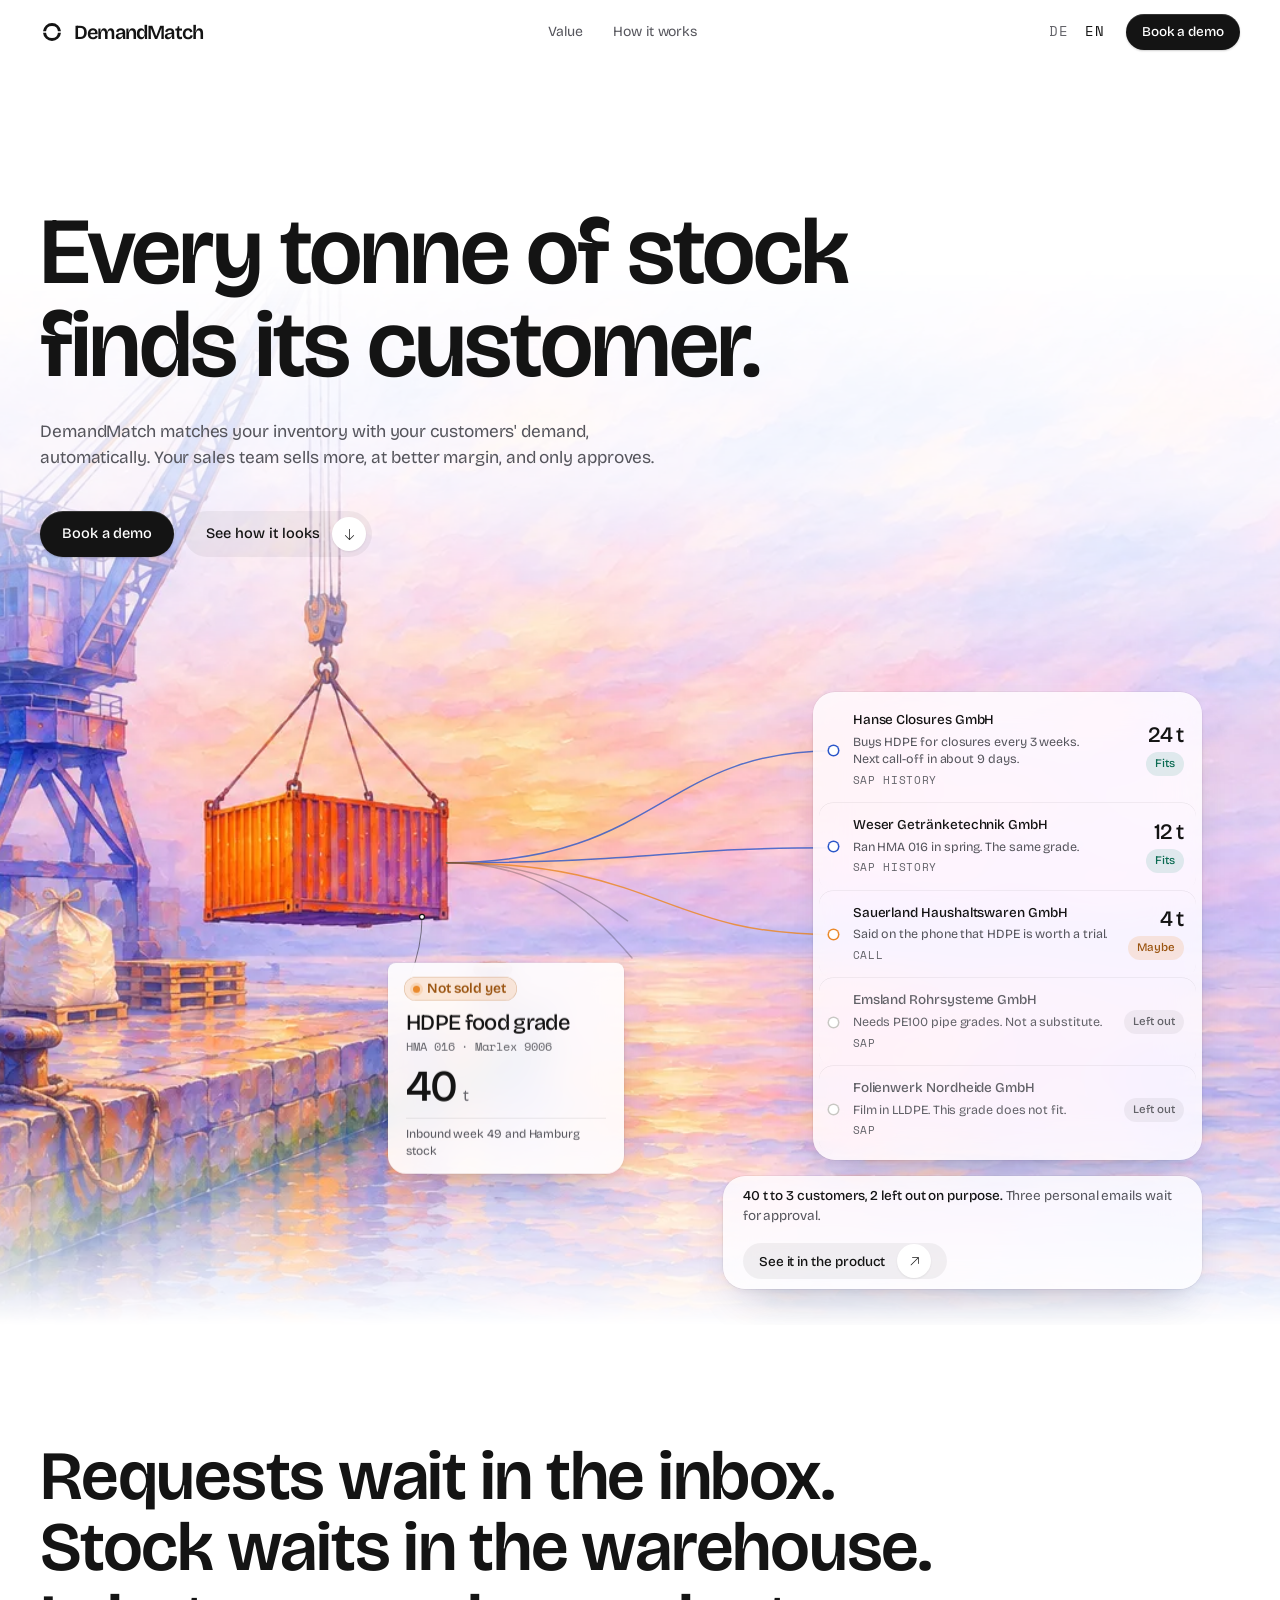
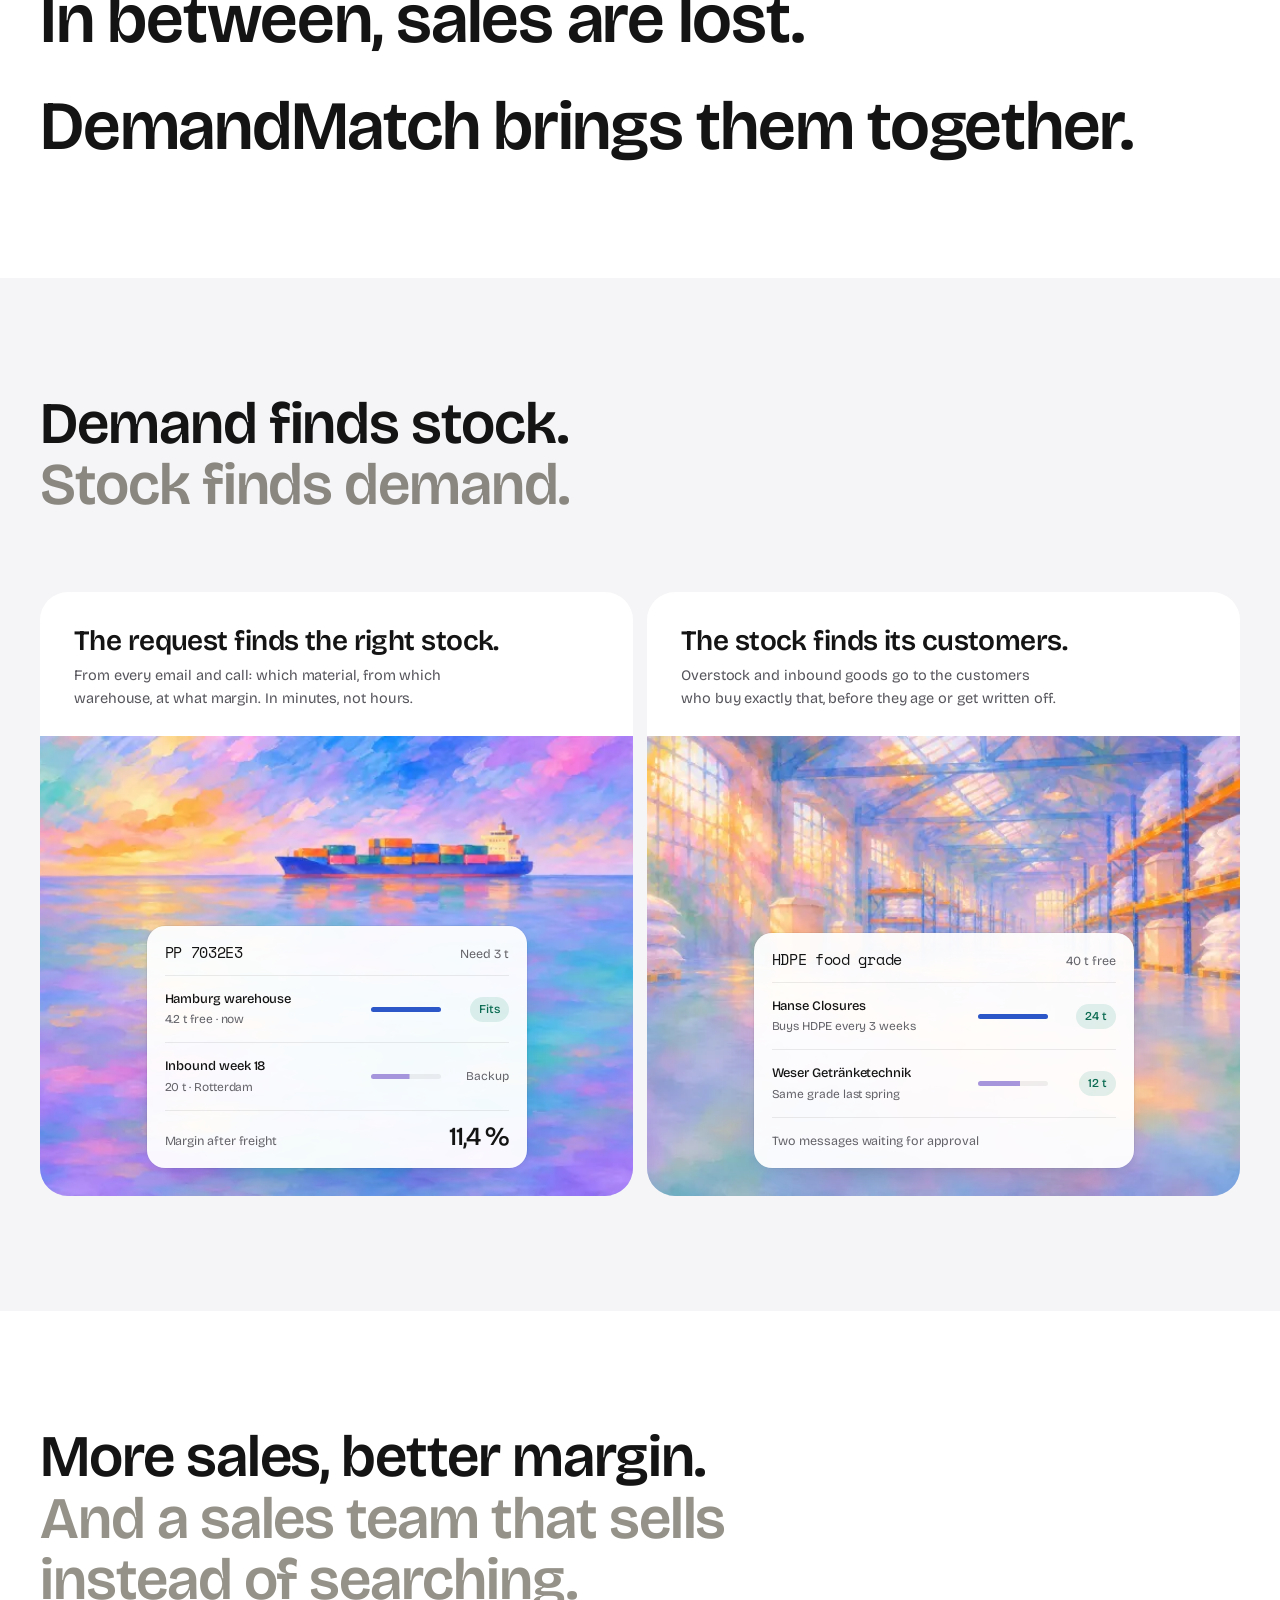
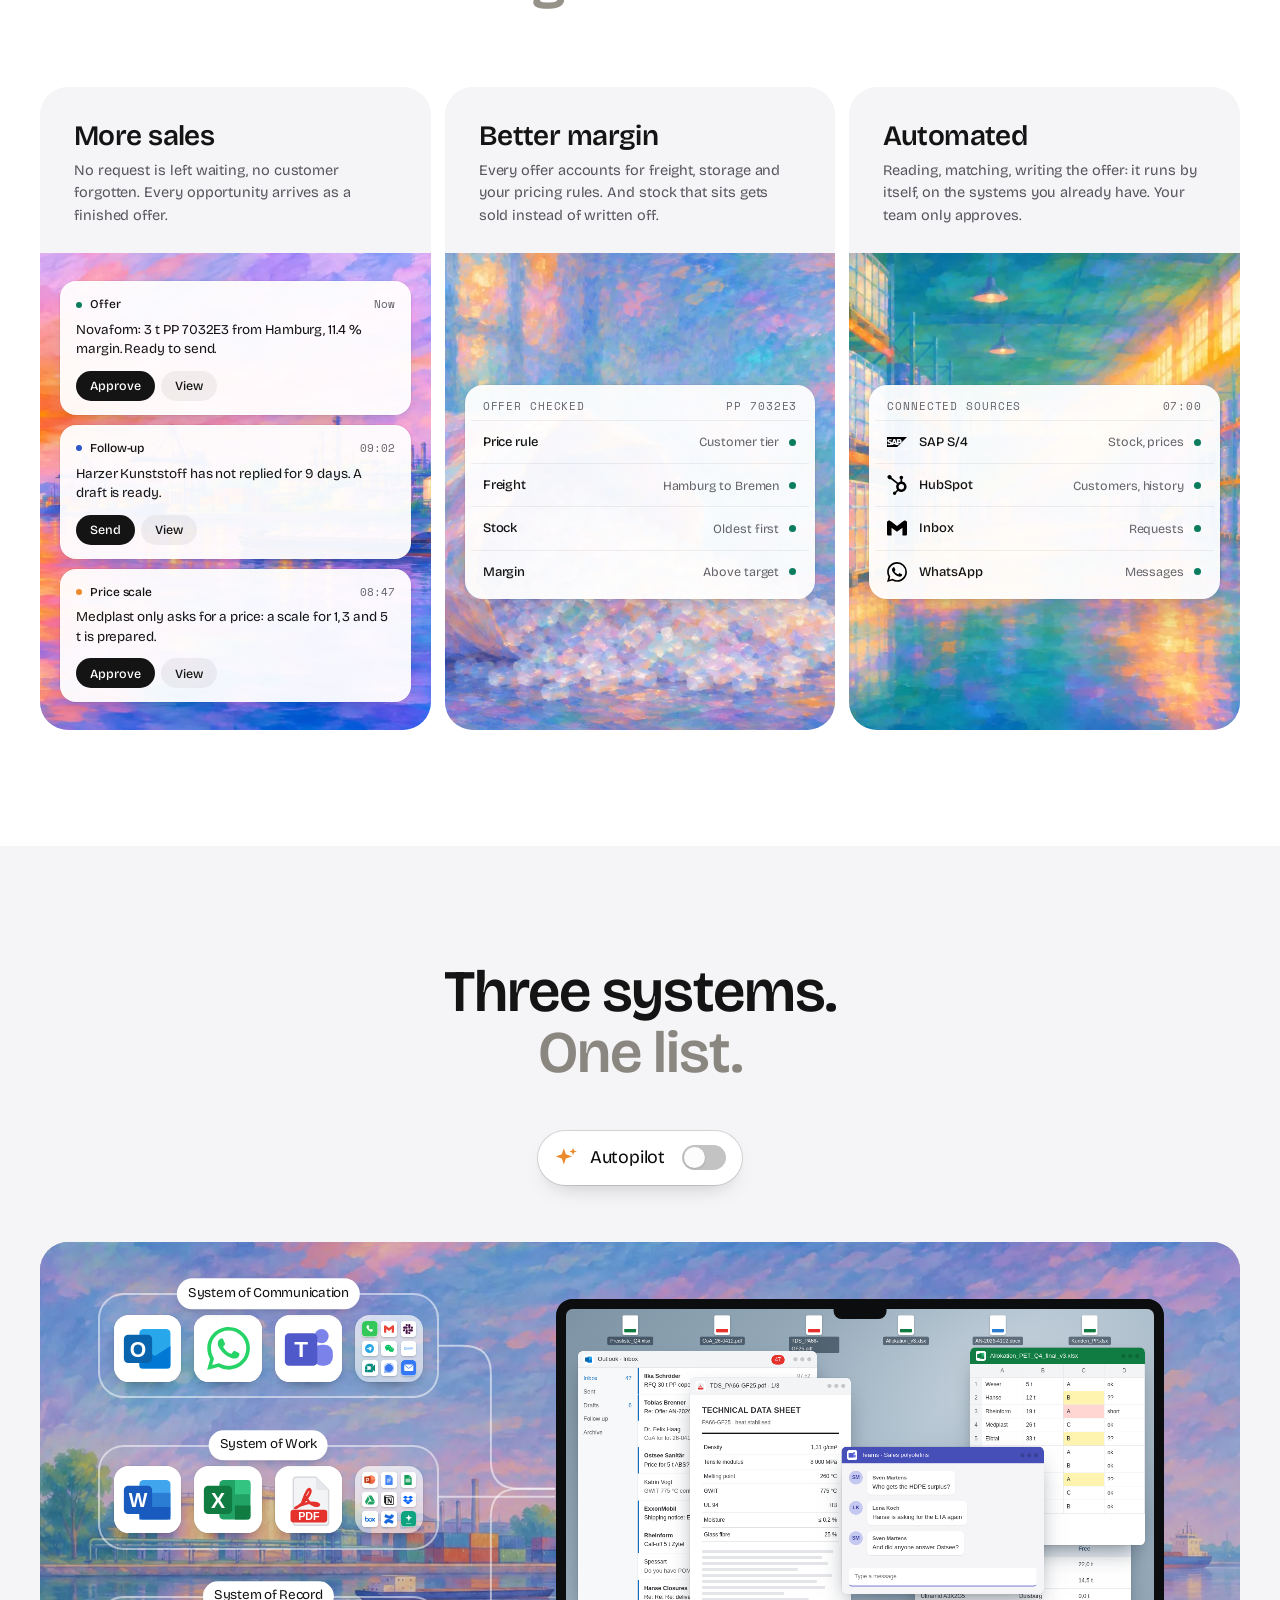
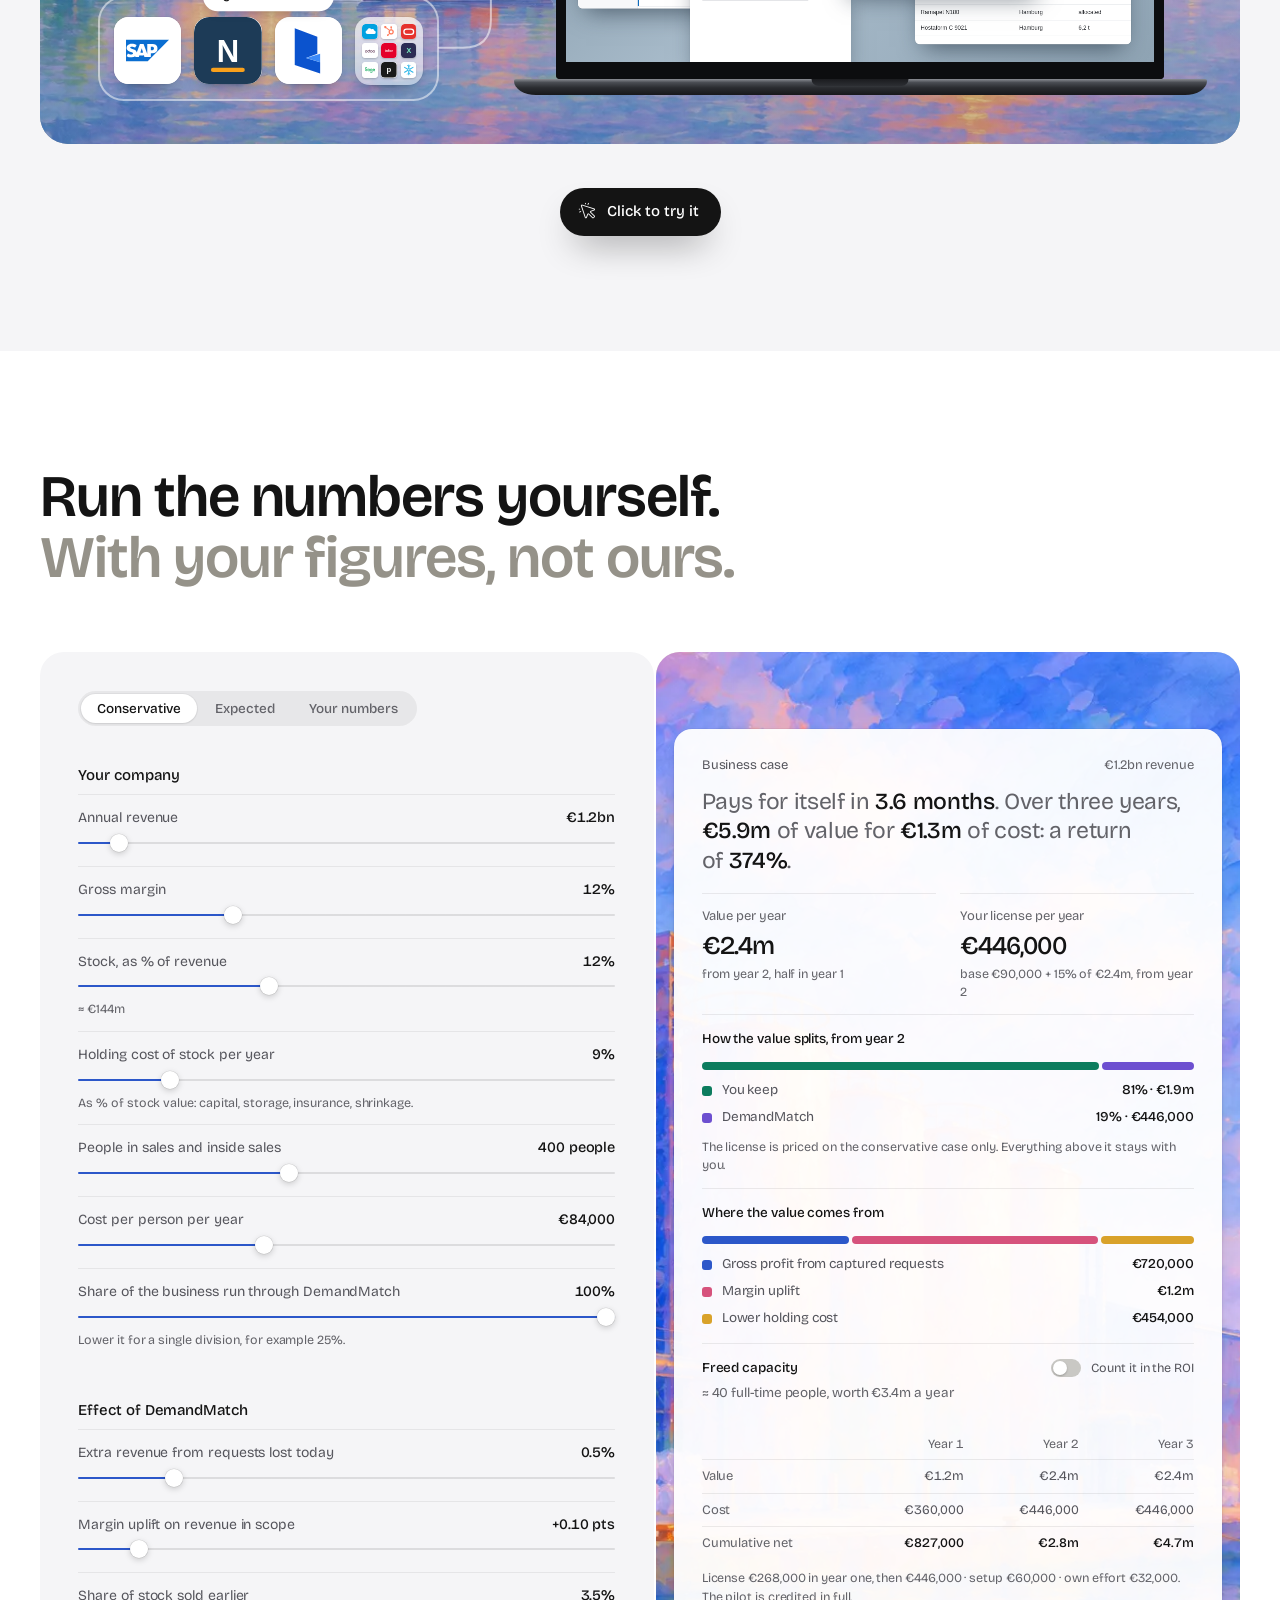
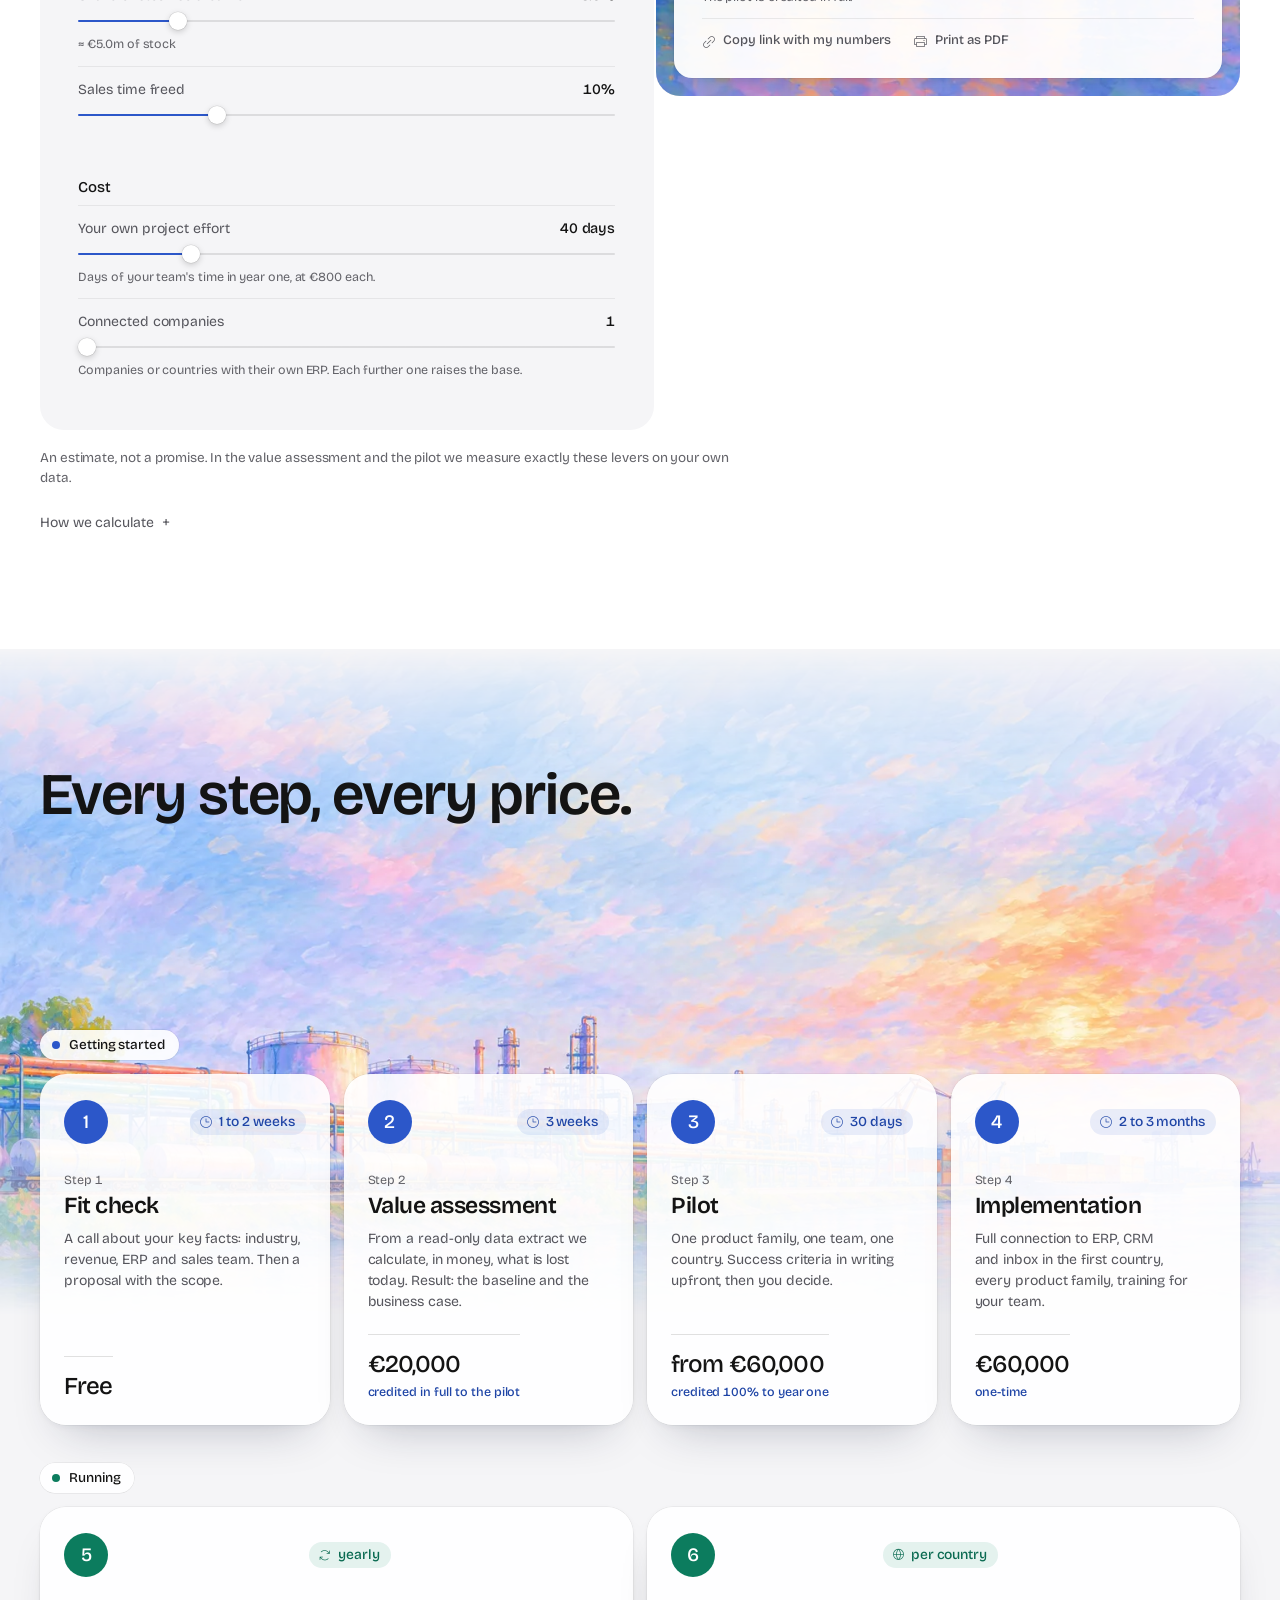
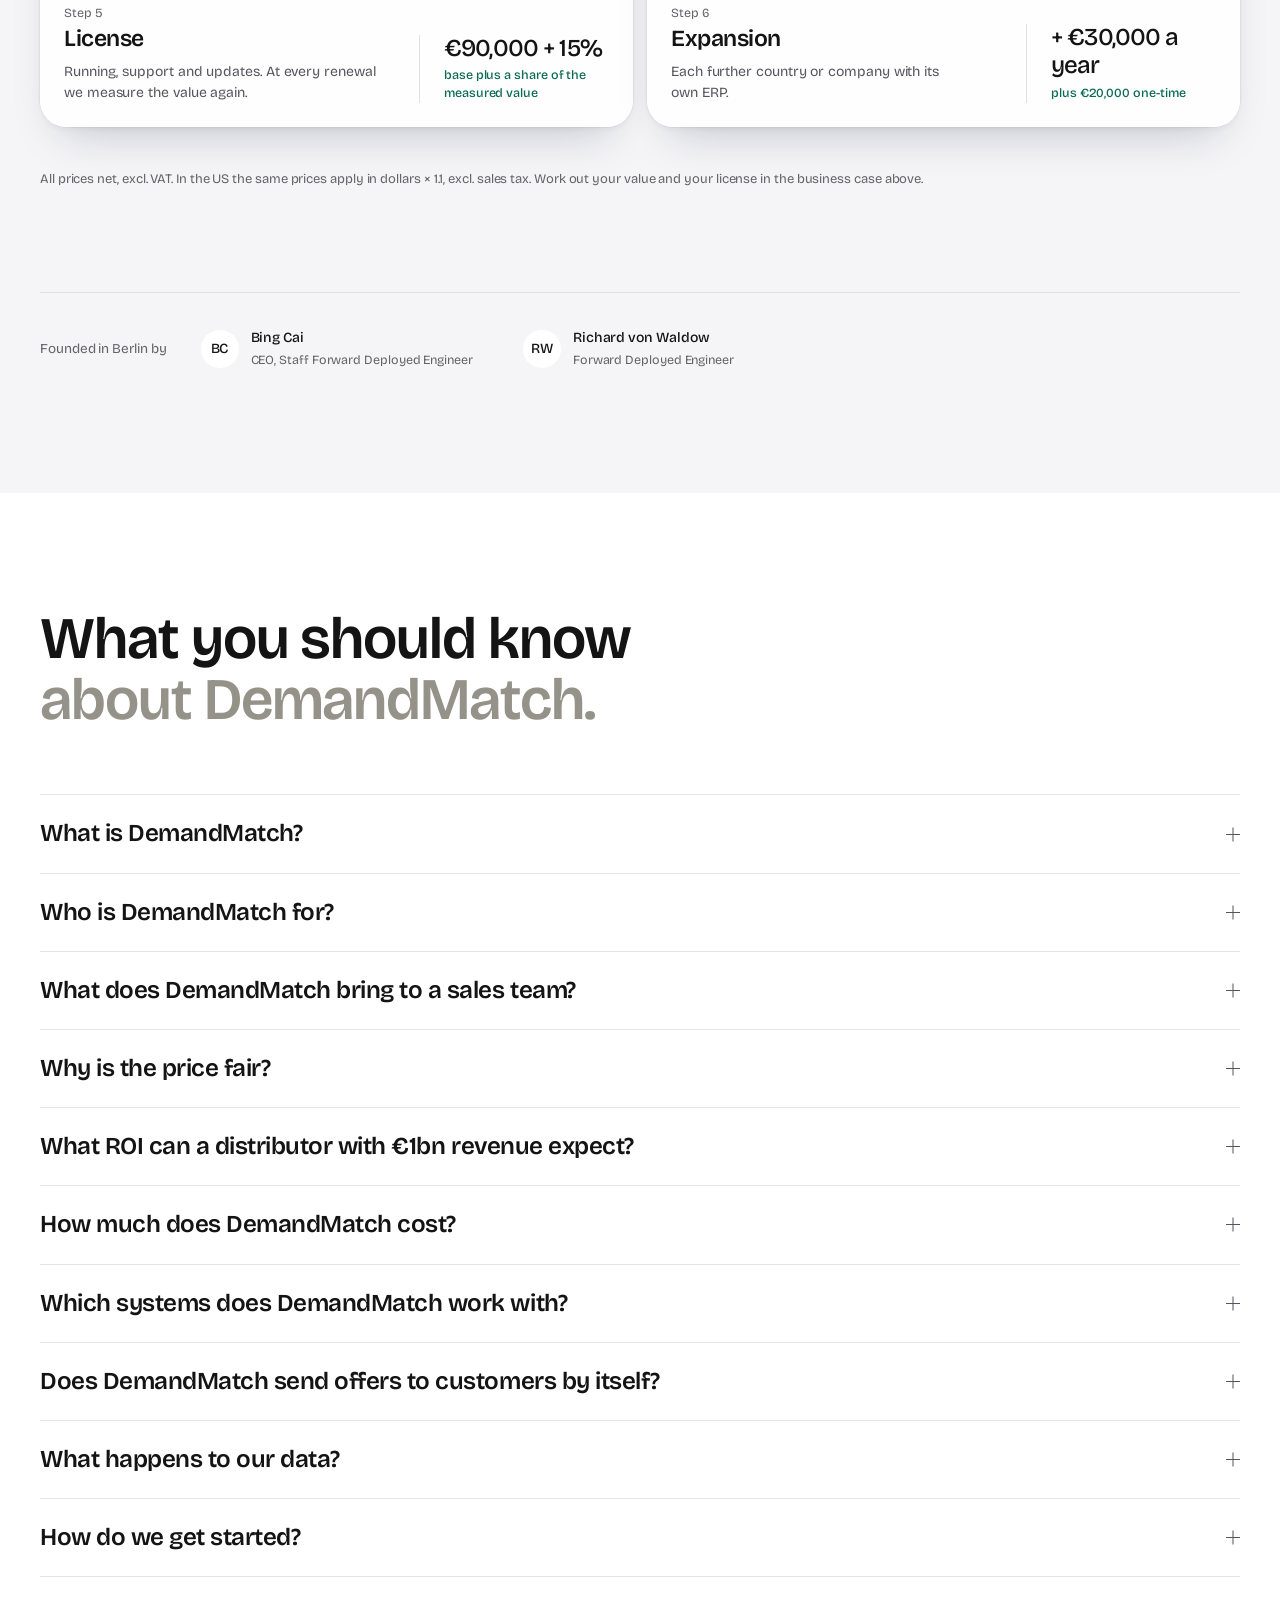
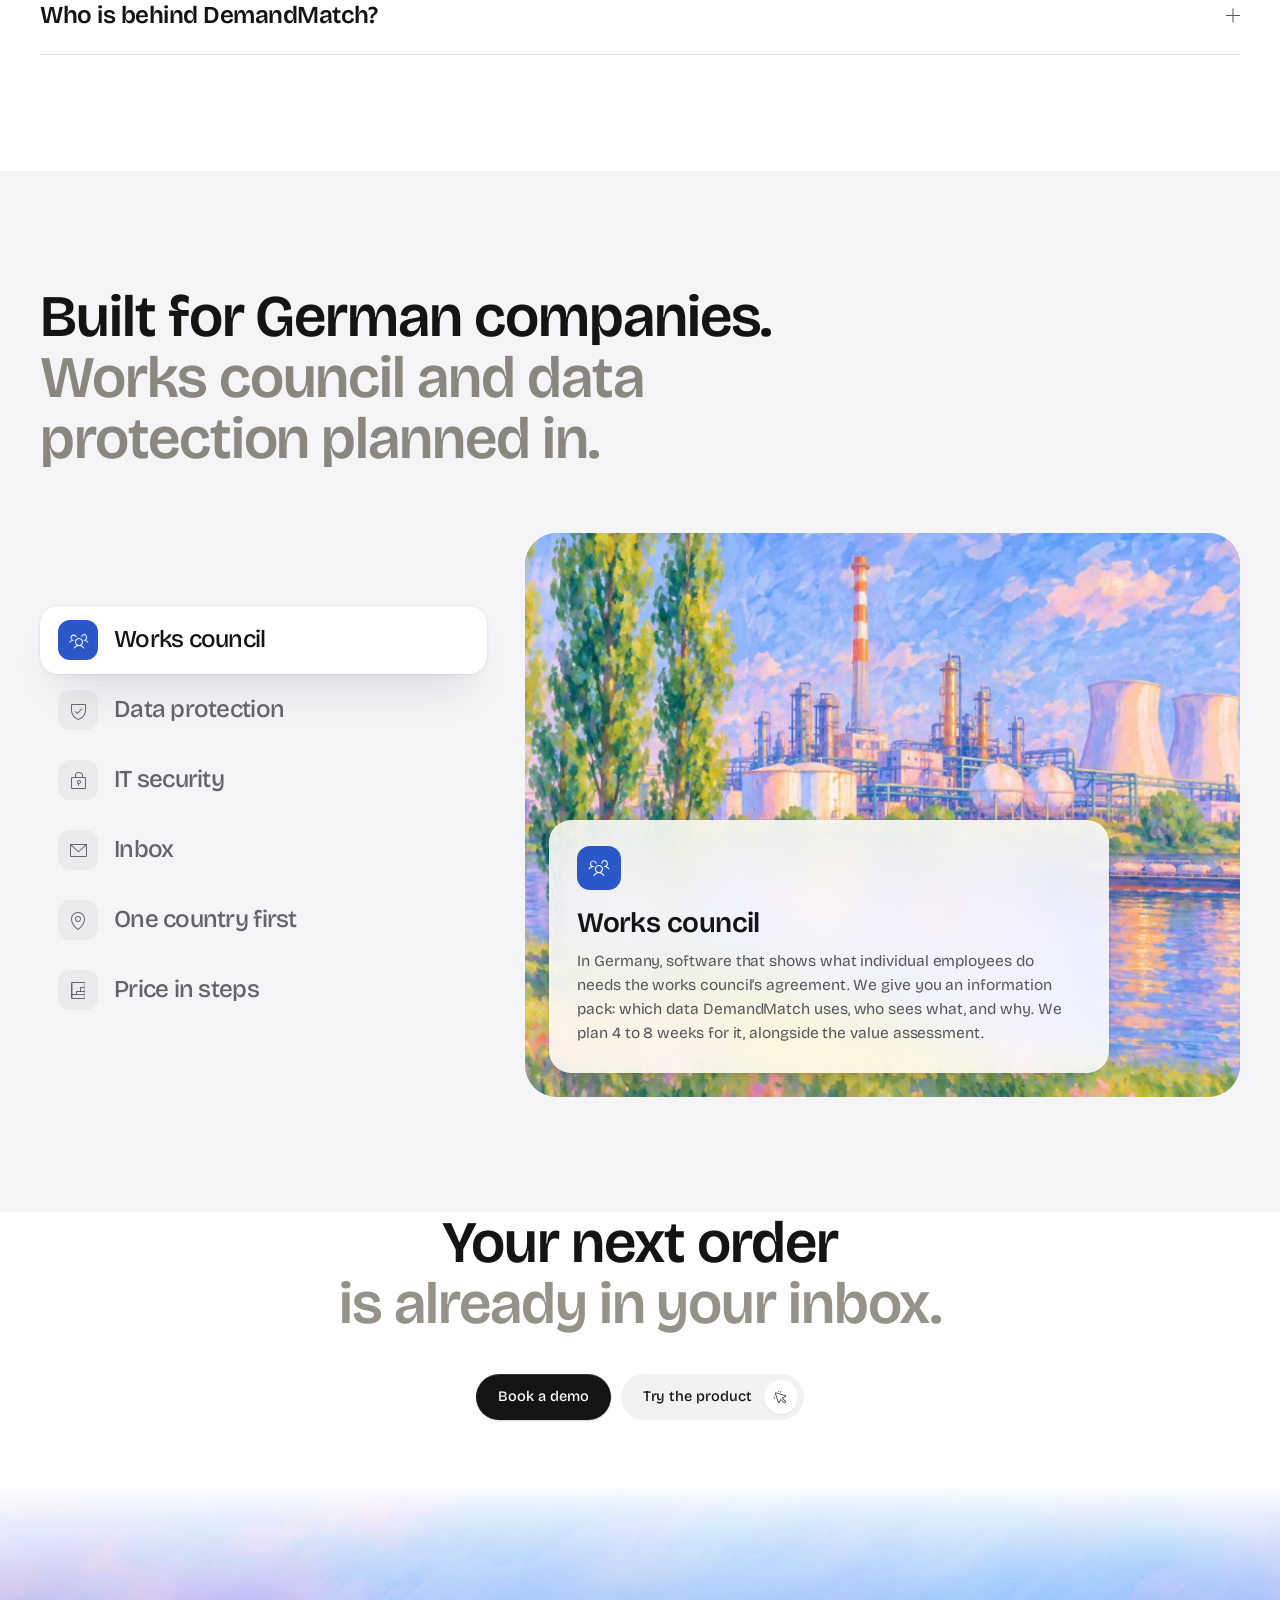
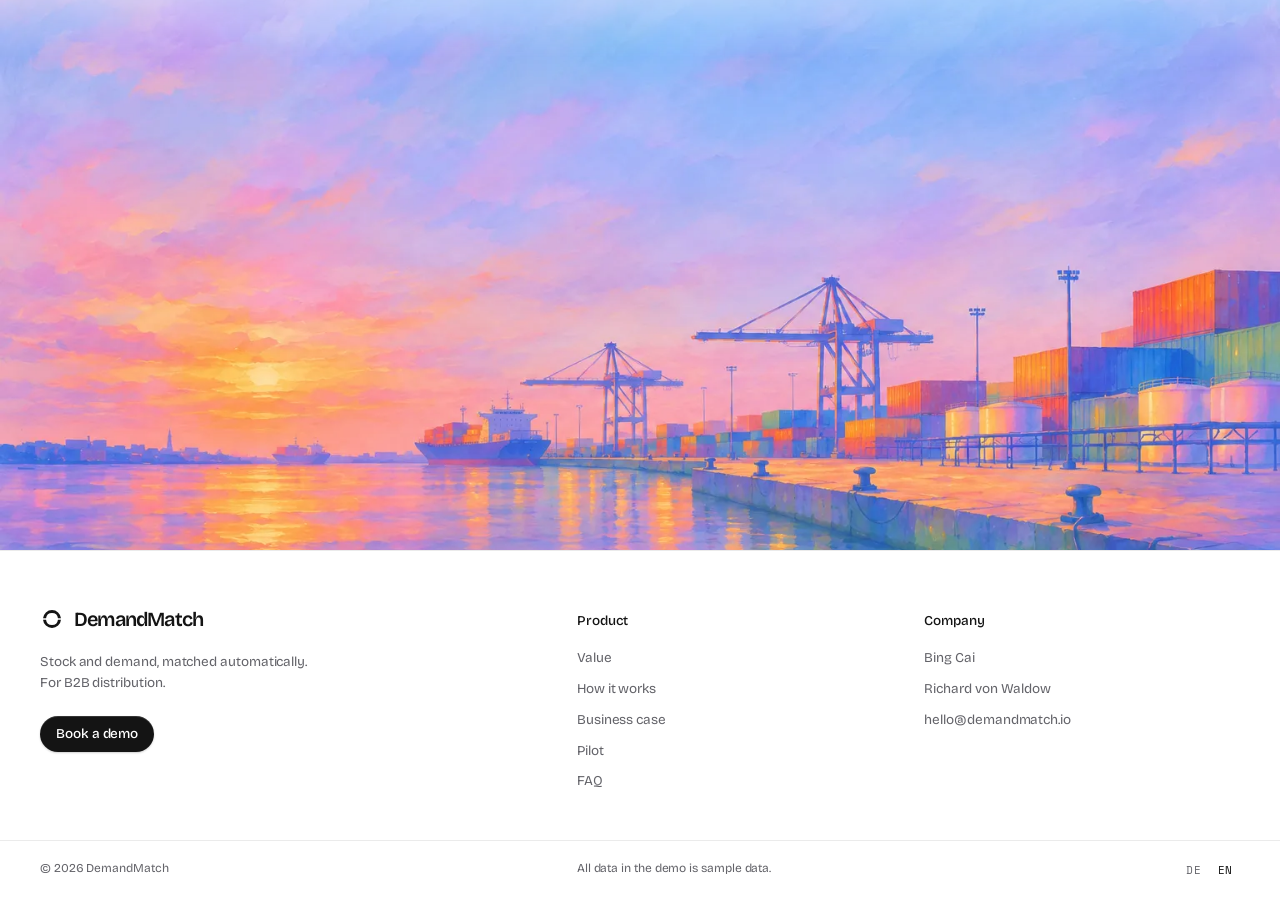
<file: en/index.html>
<!doctype html>
<html lang="en" data-type="signal" data-de="../" data-en="./">
<head>
<meta charset="utf-8">
<meta name="viewport" content="width=device-width, initial-scale=1">
<meta name="theme-color" content="#ffffff">
<title>DemandMatch · Your stock finds its customers</title>
<meta name="description" content="DemandMatch matches your inventory with your customers' demand, automatically. Software for distributors of chemicals, plastics and industrial goods with $1bn+ in revenue: more sales, better margin, and your sales team only approves.">
<meta name="robots" content="index, follow, max-snippet:-1, max-image-preview:large">
<link rel="canonical" href="https://demandmatch.io/en/">
<link rel="alternate" hreflang="de" href="https://demandmatch.io/">
<link rel="alternate" hreflang="en" href="https://demandmatch.io/en/">
<link rel="alternate" hreflang="x-default" href="https://demandmatch.io/">
<link rel="alternate" type="text/markdown" href="https://demandmatch.io/en/index.md" title="DemandMatch · Your stock finds its customers (Markdown)">
<link rel="help" type="text/plain" href="https://demandmatch.io/llms.txt" title="llms.txt">
<meta property="og:type" content="website">
<meta property="og:site_name" content="DemandMatch">
<meta property="og:url" content="https://demandmatch.io/en/">
<meta property="og:locale" content="en_US">
<meta property="og:locale:alternate" content="de_DE">
<meta property="og:title" content="DemandMatch · Your stock finds its customers">
<meta property="og:description" content="DemandMatch matches your inventory with your customers' demand, automatically. Software for distributors of chemicals, plastics and industrial goods with $1bn+ in revenue: more sales, better margin, and your sales team only approves.">
<meta property="og:image" content="https://demandmatch.io/assets/art/unloading.jpg">
<meta name="twitter:card" content="summary_large_image">
<link rel="icon" href="../assets/logo/favicon.svg" type="image/svg+xml">
<link rel="preconnect" href="https://fonts.googleapis.com">
<link rel="preconnect" href="https://fonts.gstatic.com" crossorigin>
<script>(function(){var F={werk:'Archivo:wdth,wght@100..125,400..600&family=IBM+Plex+Mono:wght@400;500',atelier:'Instrument+Serif&family=Instrument+Sans:wdth,wght@100,400..600&family=DM+Mono:wght@400;500',signal:'Bricolage+Grotesque:opsz,wght@12..96,400..600&family=Space+Mono:wght@400;700'};var t='signal';try{var q=new URLSearchParams(location.search).get('type');if(q&&F[q]){t=q;sessionStorage.setItem('dm-type',q)}else{var s=sessionStorage.getItem('dm-type');if(s&&F[s])t=s}}catch(e){}document.documentElement.dataset.type=t;document.write('<link rel="stylesheet" href="https://fonts.googleapis.com/css2?family='+F[t]+'&display=swap">')})();</script>
<noscript><link rel="stylesheet" href="https://fonts.googleapis.com/css2?family=Bricolage+Grotesque:opsz,wght@12..96,400..600&family=Space+Mono:wght@400;700&display=swap"></noscript>
<link rel="preload" href="../assets/fonts/Geist-var.woff2" as="font" type="font/woff2" crossorigin>
<link rel="preload" as="image" href="../assets/art/unloading-1536.webp" imagesrcset="../assets/art/unloading-640.webp 640w, ../assets/art/unloading-1024.webp 1024w, ../assets/art/unloading-1536.webp 1536w" imagesizes="100vw" fetchpriority="high">
<script type="application/ld+json">
{
 "@context": "https://schema.org",
 "@graph": [
  {
   "@type": "Organization",
   "@id": "https://demandmatch.io/#org",
   "name": "DemandMatch",
   "url": "https://demandmatch.io/",
   "logo": "https://demandmatch.io/assets/logo/logo-512.png",
   "image": "https://demandmatch.io/assets/art/unloading.jpg",
   "email": "hello@demandmatch.io",
   "description": "DemandMatch matches your inventory with your customers' demand, automatically. Software for distributors of chemicals, plastics and industrial goods with $1bn+ in revenue: more sales, better margin, and your sales team only approves.",
   "slogan": "Every tonne of stock finds its customer.",
   "foundingLocation": {
    "@type": "Place",
    "name": "Berlin, Germany"
   },
   "founder": [
    {
     "@id": "https://demandmatch.io/#bing"
    },
    {
     "@id": "https://demandmatch.io/#richard"
    }
   ],
   "knowsAbout": [
    "Sales automation",
    "B2B distribution",
    "Chemical and plastics distribution",
    "Inventory-to-demand matching",
    "Quote generation",
    "Overstock reduction"
   ]
  },
  {
   "@type": "Person",
   "@id": "https://demandmatch.io/#bing",
   "name": "Bing Cai",
   "jobTitle": "CEO, Staff Forward Deployed Engineer",
   "sameAs": [
    "https://www.linkedin.com/in/bingcai/"
   ],
   "worksFor": {
    "@id": "https://demandmatch.io/#org"
   }
  },
  {
   "@type": "Person",
   "@id": "https://demandmatch.io/#richard",
   "name": "Richard von Waldow",
   "jobTitle": "Forward Deployed Engineer",
   "sameAs": [
    "https://www.linkedin.com/in/richard-von-waldow/"
   ],
   "worksFor": {
    "@id": "https://demandmatch.io/#org"
   }
  },
  {
   "@type": "WebSite",
   "@id": "https://demandmatch.io/#website",
   "url": "https://demandmatch.io/",
   "name": "DemandMatch",
   "inLanguage": [
    "de",
    "en"
   ],
   "publisher": {
    "@id": "https://demandmatch.io/#org"
   }
  },
  {
   "@type": "WebPage",
   "@id": "https://demandmatch.io/en/#webpage",
   "url": "https://demandmatch.io/en/",
   "name": "DemandMatch · Your stock finds its customers",
   "description": "DemandMatch matches your inventory with your customers' demand, automatically. Software for distributors of chemicals, plastics and industrial goods with $1bn+ in revenue: more sales, better margin, and your sales team only approves.",
   "inLanguage": "en",
   "isPartOf": {
    "@id": "https://demandmatch.io/#website"
   },
   "about": {
    "@id": "https://demandmatch.io/#product"
   },
   "mainEntity": {
    "@id": "https://demandmatch.io/#product"
   },
   "primaryImageOfPage": "https://demandmatch.io/assets/art/unloading.jpg",
   "dateModified": "2026-11-25"
  },
  {
   "@type": "SoftwareApplication",
   "@id": "https://demandmatch.io/#product",
   "name": "DemandMatch",
   "url": "https://demandmatch.io/en/",
   "applicationCategory": "BusinessApplication",
   "applicationSubCategory": "Sales automation, inventory-to-demand matching",
   "operatingSystem": "Web",
   "description": "DemandMatch matches your inventory with your customers' demand, automatically. Your sales team sells more, at better margin, and only approves.",
   "slogan": "Every tonne of stock finds its customer.",
   "audience": {
    "@type": "BusinessAudience",
    "audienceType": "For chemical, plastics and industrial distributors with $1bn+ revenue"
   },
   "featureList": [
    "The request finds the right stock.",
    "The stock finds its customers.",
    "More sales: No request is left waiting, no customer forgotten. Every opportunity arrives as a finished offer.",
    "Better margin: Every offer accounts for freight, storage and your pricing rules. And stock that sits gets sold instead of written off.",
    "Automated: Reading, matching, writing the offer: it runs by itself, on the systems you already have. Your team only approves.",
    "Read-only: DemandMatch reads from ERP, CRM and inbox and changes nothing there.",
    "A person approves: No offer and no email goes out before your sales team has seen it."
   ],
   "softwareRequirements": "Reads from: SAP, Oracle, Odoo, DATEV, HubSpot, Gmail, Outlook, WhatsApp, Slack",
   "provider": {
    "@id": "https://demandmatch.io/#org"
   },
   "creator": {
    "@id": "https://demandmatch.io/#org"
   },
   "offers": [
    {
     "@type": "Offer",
     "priceCurrency": "EUR",
     "seller": {
      "@id": "https://demandmatch.io/#org"
     },
     "url": "https://demandmatch.io/en/#faq",
     "name": "DemandMatch Fit check",
     "description": "30 minutes. A call after you have sent us a few facts: industry, revenue, ERP and size of your sales team. We work with companies from $1bn in annual revenue, so we only talk where it fits.",
     "price": 0,
     "priceSpecification": {
      "@type": "UnitPriceSpecification",
      "priceCurrency": "EUR",
      "valueAddedTaxIncluded": false,
      "price": 0
     }
    },
    {
     "@type": "Offer",
     "priceCurrency": "EUR",
     "seller": {
      "@id": "https://demandmatch.io/#org"
     },
     "url": "https://demandmatch.io/en/#faq",
     "name": "DemandMatch Value assessment",
     "description": "3 weeks. On one division's data: how much revenue is lost today, how much stock sits idle and how much margin is left open, in money. Credited in full to the pilot.",
     "price": 20000,
     "priceSpecification": {
      "@type": "UnitPriceSpecification",
      "priceCurrency": "EUR",
      "valueAddedTaxIncluded": false,
      "price": 20000
     }
    },
    {
     "@type": "Offer",
     "priceCurrency": "EUR",
     "seller": {
      "@id": "https://demandmatch.io/#org"
     },
     "url": "https://demandmatch.io/en/#faq",
     "name": "DemandMatch Pilot",
     "description": "30 days. One product family, one team, success criteria agreed in writing upfront. The price depends on scope. Credited 100% to year one if you sign within 30 days of the review.",
     "price": 60000,
     "priceSpecification": {
      "@type": "UnitPriceSpecification",
      "priceCurrency": "EUR",
      "valueAddedTaxIncluded": false,
      "minPrice": 60000
     }
    },
    {
     "@type": "Offer",
     "priceCurrency": "EUR",
     "seller": {
      "@id": "https://demandmatch.io/#org"
     },
     "url": "https://demandmatch.io/en/#faq",
     "name": "DemandMatch License",
     "description": "From year 1. Annual: a base plus 15% of the value measured in the value assessment and the pilot, at most a third of that value. Base + 15% of the value we measure together. At most a third of it. Setup €60,000 / $66,000 one-time, €20,000 / $22,000 for each further company. Every license includes: matching both ways, offers with margin, freight and your pricing rules, read-only connection to ERP, CRM and inbox, and nothing goes out without your team's approval.",
     "priceSpecification": [
      {
       "@type": "UnitPriceSpecification",
       "priceCurrency": "EUR",
       "valueAddedTaxIncluded": false,
       "name": "Base per year (€30,000 for each further company)",
       "unitText": "YEAR",
       "billingDuration": "P1Y",
       "minPrice": 90000
      },
      {
       "@type": "PriceSpecification",
       "name": "Setup €60,000 / $66,000 one-time, €20,000 / $22,000 for each further company.",
       "price": 60000,
       "priceCurrency": "EUR",
       "valueAddedTaxIncluded": false
      }
     ]
    },
    {
     "@type": "Offer",
     "priceCurrency": "USD",
     "seller": {
      "@id": "https://demandmatch.io/#org"
     },
     "url": "https://demandmatch.io/en/#faq",
     "eligibleRegion": {
      "@type": "Country",
      "name": "US"
     },
     "name": "DemandMatch Fit check",
     "description": "30 minutes. A call after you have sent us a few facts: industry, revenue, ERP and size of your sales team. We work with companies from $1bn in annual revenue, so we only talk where it fits.",
     "price": 0,
     "priceSpecification": {
      "@type": "UnitPriceSpecification",
      "priceCurrency": "USD",
      "valueAddedTaxIncluded": false,
      "price": 0
     }
    },
    {
     "@type": "Offer",
     "priceCurrency": "USD",
     "seller": {
      "@id": "https://demandmatch.io/#org"
     },
     "url": "https://demandmatch.io/en/#faq",
     "eligibleRegion": {
      "@type": "Country",
      "name": "US"
     },
     "name": "DemandMatch Value assessment",
     "description": "3 weeks. On one division's data: how much revenue is lost today, how much stock sits idle and how much margin is left open, in money. Credited in full to the pilot.",
     "price": 22000,
     "priceSpecification": {
      "@type": "UnitPriceSpecification",
      "priceCurrency": "USD",
      "valueAddedTaxIncluded": false,
      "price": 22000
     }
    },
    {
     "@type": "Offer",
     "priceCurrency": "USD",
     "seller": {
      "@id": "https://demandmatch.io/#org"
     },
     "url": "https://demandmatch.io/en/#faq",
     "eligibleRegion": {
      "@type": "Country",
      "name": "US"
     },
     "name": "DemandMatch Pilot",
     "description": "30 days. One product family, one team, success criteria agreed in writing upfront. The price depends on scope. Credited 100% to year one if you sign within 30 days of the review.",
     "price": 66000,
     "priceSpecification": {
      "@type": "UnitPriceSpecification",
      "priceCurrency": "USD",
      "valueAddedTaxIncluded": false,
      "minPrice": 66000
     }
    },
    {
     "@type": "Offer",
     "priceCurrency": "USD",
     "seller": {
      "@id": "https://demandmatch.io/#org"
     },
     "url": "https://demandmatch.io/en/#faq",
     "eligibleRegion": {
      "@type": "Country",
      "name": "US"
     },
     "name": "DemandMatch License",
     "description": "From year 1. Annual: a base plus 15% of the value measured in the value assessment and the pilot, at most a third of that value. Base + 15% of the value we measure together. At most a third of it. Setup €60,000 / $66,000 one-time, €20,000 / $22,000 for each further company. Every license includes: matching both ways, offers with margin, freight and your pricing rules, read-only connection to ERP, CRM and inbox, and nothing goes out without your team's approval.",
     "priceSpecification": [
      {
       "@type": "UnitPriceSpecification",
       "priceCurrency": "USD",
       "valueAddedTaxIncluded": false,
       "name": "Base per year ($33,000 for each further company)",
       "unitText": "YEAR",
       "billingDuration": "P1Y",
       "minPrice": 99000
      },
      {
       "@type": "PriceSpecification",
       "name": "Setup €60,000 / $66,000 one-time, €20,000 / $22,000 for each further company.",
       "price": 66000,
       "priceCurrency": "USD",
       "valueAddedTaxIncluded": false
      }
     ]
    }
   ]
  },
  {
   "@type": "FAQPage",
   "@id": "https://demandmatch.io/en/#faq",
   "url": "https://demandmatch.io/en/#faq",
   "inLanguage": "en",
   "isPartOf": {
    "@id": "https://demandmatch.io/en/#webpage"
   },
   "mainEntity": [
    {
     "@type": "Question",
     "name": "What is DemandMatch?",
     "acceptedAnswer": {
      "@type": "Answer",
      "text": "DemandMatch is software for B2B distribution. It matches your inventory with your customers' demand automatically: for every request from email, phone or CRM it finds the right material, warehouse and margin and prepares the offer. The other way round, it finds the customers who buy exactly what sits in overstock or arrives inbound. Your sales team reviews and approves."
     }
    },
    {
     "@type": "Question",
     "name": "Who is DemandMatch for?",
     "acceptedAnswer": {
      "@type": "Answer",
      "text": "For distributors and wholesalers of chemicals, plastics and industrial goods with at least $1bn in annual revenue, above all for heads of sales, field sales and inside sales teams who have to bring many requests and a lot of stock together."
     }
    },
    {
     "@type": "Question",
     "name": "What does DemandMatch bring to a sales team?",
     "acceptedAnswer": {
      "@type": "Answer",
      "text": "More sales, because no request is left waiting and no customer is forgotten. Better margin, because every offer accounts for freight, storage and your pricing rules, and stock that sits gets sold instead of written off. And less manual work: reading, matching and writing the offer run automatically."
     }
    },
    {
     "@type": "Question",
     "name": "Why is the price fair?",
     "acceptedAnswer": {
      "@type": "Answer",
      "text": "Because it follows the value we measure together. Before the pilot both sides write down how things run today and how we calculate. Only the conservative case counts, freed time never does. The price is fixed for a year, and year one counts half the value, because the ramp-up takes time. At every renewal we measure again: if the value rises, the share rises with it; if it falls, your license falls too, never below the base. And the license is never more than a third of the value, so you always keep at least three times what you pay."
     }
    },
    {
     "@type": "Question",
     "name": "What ROI can a distributor with €1bn revenue expect?",
     "acceptedAnswer": {
      "@type": "Answer",
      "text": "At €1.2bn revenue and 12% gross margin we expect €2.4m (conservative) to €6.4m (expected) a year from more sales, better margin and stock sold earlier. The license is priced on the conservative case only: about €446,000 a year from year two. With setup and own effort, year one costs about €360,000 and pays back in about 1.3 to 3.6 months. Freed sales time comes on top. The calculator on this page lets you adjust every assumption. Only money that actually arrives goes into the ROI; freed time is shown next to it and counted only if you choose to."
     }
    },
    {
     "@type": "Question",
     "name": "How much does DemandMatch cost?",
     "acceptedAnswer": {
      "@type": "Answer",
      "text": "The fit check is free. The value assessment costs €20,000 and the 30-day pilot from €60,000, depending on scope. Every paid step is credited to the next one: the value assessment in full to the pilot, the pilot 100% to year one of the license if you sign within 30 days of the review. The license follows an open formula: a base of €90,000 a year for the first company with its ERP (€30,000 for each further one) plus 15% of the annual value we measure together on your data in the value assessment and the pilot, in the conservative case only. It is never more than a third of that value, so you always keep at least three times what you pay. Setup is €60,000 one-time (€20,000 for each further company). All prices net, excl. VAT. In the US: $22,000, from $66,000, base $99,000 ($33,000 for each further company), setup $66,000 ($22,000), excl. sales tax."
     }
    },
    {
     "@type": "Question",
     "name": "Which systems does DemandMatch work with?",
     "acceptedAnswer": {
      "@type": "Answer",
      "text": "DemandMatch reads from the systems you already run: ERP such as SAP, Oracle, Odoo or DATEV, CRM such as HubSpot, the inbox (Outlook, Gmail) and messengers such as WhatsApp or Slack. Nothing is replaced and there is no system change."
     }
    },
    {
     "@type": "Question",
     "name": "Does DemandMatch send offers to customers by itself?",
     "acceptedAnswer": {
      "@type": "Answer",
      "text": "No. DemandMatch prepares, a person decides. No offer and no email goes out before your sales team has seen and approved it."
     }
    },
    {
     "@type": "Question",
     "name": "What happens to our data?",
     "acceptedAnswer": {
      "@type": "Answer",
      "text": "No system change, no big project. DemandMatch has read-only access to ERP, CRM and inbox and changes nothing there. Your data stays where it is. We set up the connection and access rights together with your IT."
     }
    },
    {
     "@type": "Question",
     "name": "How do we get started?",
     "acceptedAnswer": {
      "@type": "Answer",
      "text": "With a free fit check: you send us a few facts first (industry, revenue, ERP, size of your sales team), so we only talk where it fits. Then a value assessment on one division's data and a 30-day pilot on your real data, for one product family and one team, with success criteria agreed in writing upfront. Week 1: connect read-only. Week 2: match your real requests against your real stock, with your rules on margin and customers. Weeks 3 and 4: your team works with it, and together we measure what it brings."
     }
    },
    {
     "@type": "Question",
     "name": "Who is behind DemandMatch?",
     "acceptedAnswer": {
      "@type": "Answer",
      "text": "DemandMatch was founded in Berlin by Bing Cai (CEO, Staff Forward Deployed Engineer) and Richard von Waldow (Forward Deployed Engineer). Contact: hello@demandmatch.io."
     }
    }
   ]
  }
 ]
}
</script>
<link rel="stylesheet" href="../assets/css/systems.css?v=2d9aed6a">
<link rel="stylesheet" href="../assets/css/roi.css?v=e4defd21">
<link rel="stylesheet" href="../assets/icons/style.css?v=2a36dc2a">
<link rel="stylesheet" href="../assets/app/app.css?v=a8d8a2b7">
<link rel="stylesheet" href="../assets/app/ae.css?v=27780c25">
<link rel="stylesheet" href="../assets/app/gantt.css?v=93a75ad0">
<link rel="stylesheet" href="../assets/css/site.css?v=0dae5c35">
<link rel="stylesheet" href="../assets/css/monet.css?v=62d258b9">
<link rel="stylesheet" href="../assets/css/type.css?v=7a159ab8">
</head>
<body>
<a class="skip" href="#main" data-t="skip">Skip to content</a>

<header class="top" id="top">
  <div class="top-in">
    <a class="brand" href="#main" aria-label="DemandMatch">
      <span class="brand-mark" data-logo="mark" aria-hidden="true"></span>
      <span class="brand-word">DemandMatch</span>
    </a>
    <nav class="nav" aria-label="Seiten">
      <a href="#value" data-t="nav_value">Value</a>
      <a href="#systems" data-t="nav_how">How it works</a>
    </nav>
    <div class="top-r">
      <div class="lang" role="group" aria-label="Sprache / Language"><button type="button" data-lang="de" aria-pressed="false">DE</button><button type="button" data-lang="en" aria-pressed="true">EN</button></div>
      <a href="mailto:hello@demandmatch.io?subject=DemandMatch%3A%20demo" class="btn btn-ink btn-sm" data-mail><span data-t="cta">Book a demo</span></a>
    </div>
  </div>
</header>

<main id="main">

  <!-- HERO: the value in one line, who it is for, and the matching itself as the picture: one lot of stock finding its customers (surplus.js) -->
  <div class="hero-gallery">
  <!-- the painting, full-bleed behind the headline and the board, dissolving into the paper above and below -->
  <div class="gallery-wallpaper" aria-hidden="true"><img src="../assets/art/unloading-1536.webp" srcset="../assets/art/unloading-640.webp 640w, ../assets/art/unloading-1024.webp 1024w, ../assets/art/unloading-1536.webp 1536w" sizes="100vw" alt="" decoding="async" fetchpriority="high"></div>
  <section class="hero wrap">
    <h1 class="h1" data-split="h1">Every tonne of stock finds its customer.</h1>
    <p class="lead in-hero" style="--d:5" data-t="lead">DemandMatch matches your inventory with your customers' demand, automatically. Your sales team sells more, at better margin, and only approves.</p>
    <div class="cta-row in-hero" style="--d:7">
      <a href="mailto:hello@demandmatch.io?subject=DemandMatch%3A%20demo" class="btn btn-ink" data-mail><span data-t="cta">Book a demo</span></a>
      <a class="btn btn-soft" href="#match"><span data-t="cta_see">See how it looks</span><span class="btn-ic" aria-hidden="true"><i class="ph-light ph-arrow-down"></i></span></a>
    </div>
  </section>
  <section class="match-sec" id="match" aria-label="Matching">
    <div class="sp-stage-sec">
      <div class="sp-stage hero-stage">
        <div class="sp-board" id="sp-board">
          <div class="sp-lot">
            <p class="sp-k" data-t="sp_lot_k">Not sold yet</p>
            <h2 data-t="sp_lot_h">HDPE food grade</h2>
            <p class="sp-grade">HMA 016 · Marlex 9006</p>
            <p class="sp-t"><b>40</b><span>t</span></p>
            <ul class="sp-meta">
              <li data-t="sp_lot_1">Inbound week 49 and Hamburg stock</li>
            </ul>
          </div>
          <svg class="sp-flow" aria-hidden="true"></svg>
          <ol class="sp-list glass" data-ta="sp_list_label" aria-label="Customers who fit this stock"><li class="sp-row fit" style="--i:0"><span class="sp-pin" aria-hidden="true"></span><div class="sp-who"><b>Hanse Closures GmbH</b><p>Buys HDPE for closures every 3 weeks. Next call-off in about 9 days.</p><small>SAP history</small></div><div class="sp-out"><b>24 t</b><em>Fits</em></div></li><li class="sp-row fit" style="--i:1"><span class="sp-pin" aria-hidden="true"></span><div class="sp-who"><b>Weser Getränketechnik GmbH</b><p>Ran HMA 016 in spring. The same grade.</p><small>SAP history</small></div><div class="sp-out"><b>12 t</b><em>Fits</em></div></li><li class="sp-row maybe" style="--i:2"><span class="sp-pin" aria-hidden="true"></span><div class="sp-who"><b>Sauerland Haushaltswaren GmbH</b><p>Said on the phone that HDPE is worth a trial.</p><small>Call</small></div><div class="sp-out"><b>4 t</b><em>Maybe</em></div></li><li class="sp-row no" style="--i:3"><span class="sp-pin" aria-hidden="true"></span><div class="sp-who"><b>Emsland Rohrsysteme GmbH</b><p>Needs PE100 pipe grades. Not a substitute.</p><small>SAP</small></div><div class="sp-out"><em>Left out</em></div></li><li class="sp-row no" style="--i:4"><span class="sp-pin" aria-hidden="true"></span><div class="sp-who"><b>Folienwerk Nordheide GmbH</b><p>Film in LLDPE. This grade does not fit.</p><small>SAP</small></div><div class="sp-out"><em>Left out</em></div></li></ol>
          <div class="sp-foot glass">
            <p><b data-t="sp_sum_a">40 t to 3 customers, 2 left out on purpose.</b> <span data-t="sp_sum_b">Three personal emails wait for approval.</span></p>
            <a class="btn btn-soft btn-sm" href="#systems" data-open-push><span data-t="sp_open">See it in the product</span><span class="btn-ic" aria-hidden="true"><i class="ph-light ph-arrow-up-right"></i></span></a>
          </div>
        </div>
      </div>
    </div>
  </section>
  </div>

  <!-- WHY: what unmatched stock and unanswered demand cost, read line by line as you scroll -->
  <section class="why wrap" id="why">
    <h2 class="say">
      <span class="ln" data-t="why1">Requests wait in the inbox.</span>
      <span class="ln" data-t="why2">Stock waits in the warehouse.</span>
      <span class="ln" data-t="why3">In between, sales are lost.</span>
      <span class="ln ln-end" data-t="why4">DemandMatch brings them together.</span>
    </h2>
  </section>

  <!-- BOTH WAYS: demand finds stock, stock finds demand. Two painted cards with one small piece of the product each -->
  <section class="both wrap band" id="both">
    <div class="sec-h">
      <h2 class="h2 rv" data-th="both_h">Demand finds stock.<br><span class="mute">Stock finds demand.</span></h2>
    </div>
    <div class="bento">
      <article class="card card-c card-half rv" data-play>
        <div class="card-core">
          <header class="card-h"><h3 data-t="b1_h">The request finds the right stock.</h3><p data-t="b1_p">From every email and call: which material, from which warehouse, at what margin. In minutes, not hours.</p></header>
          <div class="card-art"><img src="../assets/art/cargo-sea-1536.webp" srcset="../assets/art/cargo-sea-640.webp 640w, ../assets/art/cargo-sea-1024.webp 1024w, ../assets/art/cargo-sea-1536.webp 1536w" sizes="(max-width: 1000px) 100vw, 640px" alt="" loading="lazy" decoding="async">
            <div class="ui ui-match" aria-hidden="true">
              <div class="ui-match-h"><span>PP 7032E3</span><em data-t="c3_need">Need 3 t</em></div>
              <div class="mrow"><div><b data-t="c3_w1">Hamburg warehouse</b><small data-t="c3_w1s">4.2 t free · now</small></div><span class="bar"><i style="--w:1"></i></span><em class="ok" data-t="c3_fit">Fits</em></div>
              <div class="mrow"><div><b data-t="c3_w2">Inbound week 18</b><small data-t="c3_w2s">20 t · Rotterdam</small></div><span class="bar"><i style="--w:.55"></i></span><em data-t="c3_alt">Backup</em></div>
              <div class="ui-match-f"><span data-t="c3_margin">Margin after freight</span><b>11,4 %</b></div>
            </div>
          </div>
        </div>
      </article>
      <article class="card card-half card-w rv" style="--d:1" data-play>
        <div class="card-core">
          <header class="card-h"><h3 data-t="b2_h">The stock finds its customers.</h3><p data-t="b2_p">Overstock and inbound goods go to the customers who buy exactly that, before they age or get written off.</p></header>
          <div class="card-art"><img src="../assets/art/warehouse-1536.webp" srcset="../assets/art/warehouse-640.webp 640w, ../assets/art/warehouse-1024.webp 1024w, ../assets/art/warehouse-1536.webp 1536w" sizes="(max-width: 1000px) 100vw, 640px" alt="" loading="lazy" decoding="async">
            <div class="ui ui-match" aria-hidden="true">
              <div class="ui-match-h"><span data-t="b2_lot">HDPE food grade</span><em data-t="b2_free">40 t free</em></div>
              <div class="mrow"><div><b>Hanse Closures</b><small data-t="b2_r1">Buys HDPE every 3 weeks</small></div><span class="bar"><i style="--w:1"></i></span><em class="ok">24 t</em></div>
              <div class="mrow"><div><b>Weser Getränketechnik</b><small data-t="b2_r2">Same grade last spring</small></div><span class="bar"><i style="--w:.6"></i></span><em class="ok">12 t</em></div>
              <div class="ui-match-f"><span data-t="b2_foot">Two messages waiting for approval</span></div>
            </div>
          </div>
        </div>
      </article>
    </div>
  </section>

  <!-- VALUE: what it does for the business. Three outcomes, each on a painting with one small piece of the product -->
  <section class="value wrap" id="value">
    <div class="sec-h">
      <h2 class="h2 rv" data-th="v_h">More sales, better margin.<br><span class="mute">And a sales team that sells instead of searching.</span></h2>
    </div>
    <div class="bento bento-3">
      <article class="card card-d rv" data-play>
        <div class="card-core">
          <header class="card-h"><h3 data-t="o1_h">More sales</h3><p data-t="o1_p">No request is left waiting, no customer forgotten. Every opportunity arrives as a finished offer.</p></header>
          <div class="card-art"><img src="../assets/art/river-dusk-1536.webp" srcset="../assets/art/river-dusk-640.webp 640w, ../assets/art/river-dusk-1024.webp 1024w, ../assets/art/river-dusk-1536.webp 1536w" sizes="(max-width: 1000px) 100vw, 720px" alt="" loading="lazy" decoding="async">
            <div class="ui ui-asks">
              <div class="ask" style="--i:0">
                <div class="ask-h"><i></i><span data-t="c4_t1">Offer</span><em data-t="c4_now">Now</em></div>
                <p data-t="c4_m1">Novaform: 3 t PP 7032E3 from Hamburg, 11.4 % margin. Ready to send.</p>
                <div class="ask-b"><button type="button" class="b-ink" data-approve><span data-t="c4_ok">Approve</span></button><button type="button" class="b-soft" data-open-offer data-t="c4_view">View</button></div>
              </div>
              <div class="ask" style="--i:1">
                <div class="ask-h"><i class="blue"></i><span data-t="c4_t2">Follow-up</span><em>09:02</em></div>
                <p data-t="c4_m2">Harzer Kunststoff has not replied for 9 days. A draft is ready.</p>
                <div class="ask-b"><button type="button" class="b-ink" data-approve><span data-t="c4_ok2">Send</span></button><button type="button" class="b-soft" data-open-offer data-t="c4_view">View</button></div>
              </div>
              <div class="ask" style="--i:2">
                <div class="ask-h"><i class="sand"></i><span data-t="c4_t3">Price scale</span><em>08:47</em></div>
                <p data-t="c4_m3">Medplast only asks for a price: a scale for 1, 3 and 5 t is prepared.</p>
                <div class="ask-b"><button type="button" class="b-ink" data-approve><span data-t="c4_ok3">Approve</span></button><button type="button" class="b-soft" data-open-offer data-t="c4_view">View</button></div>
              </div>
            </div>
          </div>
        </div>
      </article>
      <article class="card card-b rv" style="--d:1" data-play>
        <div class="card-core">
          <header class="card-h"><h3 data-t="o2_h">Better margin</h3><p data-t="o2_p">Every offer accounts for freight, storage and your pricing rules. And stock that sits gets sold instead of written off.</p></header>
          <div class="card-art"><img src="../assets/art/granulate-1536.webp" srcset="../assets/art/granulate-640.webp 640w, ../assets/art/granulate-1024.webp 1024w, ../assets/art/granulate-1536.webp 1536w" sizes="(max-width: 1000px) 100vw, 720px" alt="" loading="lazy" decoding="async">
            <div class="ui ui-src ui-plain" aria-hidden="true">
              <div class="ui-src-h"><span data-t="o2_ui">Offer checked</span><em>PP 7032E3</em></div>
              <ul>
                <li style="--i:0"><b data-t="o2_r1">Price rule</b><span data-t="o2_v1">Customer tier</span><i></i></li>
                <li style="--i:1"><b data-t="o2_r2">Freight</b><span data-t="o2_v2">Hamburg to Bremen</span><i></i></li>
                <li style="--i:2"><b data-t="o2_r3">Stock</b><span data-t="o2_v3">Oldest first</span><i></i></li>
                <li style="--i:3"><b data-t="o2_r4">Margin</b><span data-t="o2_v4">Above target</span><i></i></li>
              </ul>
            </div>
          </div>
        </div>
      </article>
      <article class="card card-a rv" style="--d:2" data-play>
        <div class="card-core">
          <header class="card-h"><h3 data-t="o3_h">Automated</h3><p data-t="o3_p">Reading, matching, writing the offer: it runs by itself, on the systems you already have. Your team only approves.</p></header>
          <div class="card-art"><img src="../assets/art/chem-store-1536.webp" srcset="../assets/art/chem-store-640.webp 640w, ../assets/art/chem-store-1024.webp 1024w, ../assets/art/chem-store-1536.webp 1536w" sizes="(max-width: 1000px) 100vw, 720px" alt="" loading="lazy" decoding="async">
            <div class="ui ui-src" aria-hidden="true">
              <div class="ui-src-h"><span data-t="c1_ui">Connected sources</span><em>07:00</em></div>
              <ul>
                <li style="--i:0"><img src="../assets/logos/sap.svg" alt=""><b>SAP S/4</b><span data-t="c1_r1">Stock, prices</span><i></i></li>
                <li style="--i:1"><img src="../assets/logos/hubspot.svg" alt=""><b>HubSpot</b><span data-t="c1_r2">Customers, history</span><i></i></li>
                <li style="--i:2"><img src="../assets/logos/gmail.svg" alt=""><b data-t="c1_mail">Inbox</b><span data-t="c1_r3">Requests</span><i></i></li>
                <li style="--i:3"><img src="../assets/logos/whatsapp.svg" alt=""><b>WhatsApp</b><span data-t="c1_r4">Messages</span><i></i></li>
              </ul>
            </div>
          </div>
        </div>
      </article>
    </div>
  </section>

  <!-- HOW IT WORKS: the systems graphic (systems.js); under it "Click to try it" opens the real app in a window over the page (stage.js) -->
  <section class="sec-systems band" id="systems"><div class="wrap"><h2 class="h2">Three systems.<br><span class="mute">One list.</span></h2></div></section>
  <!-- ROI: the business case a CFO runs with sliders (roi.js). The example and the formulas are written out for readers without scripts -->
  <section class="roi wrap" id="roi">
    <div class="sec-h">
      <h2 class="h2 rv" data-th="roi_h">Run the numbers yourself.<br><span class="mute">With your figures, not ours.</span></h2>
    </div>
    <div id="roi-app"><p class="roi-static" data-t="roi_static">Example for a distributor with €1.2bn revenue, 12% gross margin, stock at 12% of revenue and 400 people in sales. Conservative (0.5% revenue, 0.1 points, 3.5% of stock): €2.4m a year. The license is priced on that: €90,000 base plus 15% of €2.4m, about €446,000 a year from year two and about €268,000 in year one. With setup (€60,000) and own effort (€32,000), year one costs about €360,000. Payback after about 3.6 months, 3-year ROI about 370%. Expected (1% revenue, 0.3 points, 10.5% of stock): €6.4m a year with the same license, payback after about 1.3 months, 3-year ROI about 1,180%. You keep 81 to 93% of the value. On top, 10 to 20% of sales time freed, 40 to 80 full-time people, not counted.</p></div>
    <details class="roi-how"><summary data-t="roi_how">How we calculate</summary><ol><li>Gross profit from captured requests = revenue × extra revenue % × gross margin.</li><li>Margin uplift = revenue × margin points.</li><li>Lower holding cost = revenue × stock % × share sold earlier × holding cost. The capital released and avoided write-downs are not counted.</li><li>Value per year = (gross profit from captured requests + margin uplift + lower holding cost) × share of the business run through DemandMatch.</li><li>Freed capacity = people × time freed × cost per person. It only counts if you include it.</li><li>Year 1 brings 50% of the value (ramp-up), years 2 and 3 bring 100% each.</li><li>License per year = base (€90,000 for the first company, €30,000 for each further one) + 15% of the conservative value, at most a third of that value. If your own assumptions are below the conservative case, yours apply. Freed capacity never counts.</li><li>In year one the license counts half the value, as the ramp-up does. Setup €60,000 one-time, €20,000 for each further company.</li><li>Cost in year 1 = year-one license + setup + own effort (days × €800). Years 2 and 3 = license. The pilot is credited to year 1.</li><li>3-year ROI = (3-year value − 3-year cost) ÷ 3-year cost. Payback = the month in which cumulative value exceeds cumulative cost.</li></ol></details>
  </section>

  <!-- PILOT: every step from the fit check to expansion, each with its price (rendered by the build from T.st_rows) -->
  <section class="pilot wrap band" id="pilot">
    <div class="pl-art" aria-hidden="true"><img src="../assets/art/pipeline-1536.webp" srcset="../assets/art/pipeline-1024.webp 1024w, ../assets/art/pipeline-1536.webp 1536w" sizes="100vw" alt="" loading="lazy" decoding="async"></div>
    <div class="pilot-h">
      <h2 class="h2 rv" data-th="st_h">Every step, every price.</h2>
    </div>
    <div class="pl-path rv">
      <div class="pl-grp"><p class="pl-ph">Getting started</p>
        <ol class="pl-st">
          <li style="--i:0"><div class="pl-top"><span class="pl-n" aria-hidden="true">1</span><p class="pl-dur"><i class="ph-light ph-clock" aria-hidden="true"></i>1 to 2 weeks</p></div><small class="pl-k">Step 1</small><h3>Fit check</h3><p class="pl-what">A call about your key facts: industry, revenue, ERP and sales team. Then a proposal with the scope.</p><p class="pl-pr"><b>Free</b></p></li>
          <li style="--i:1"><div class="pl-top"><span class="pl-n" aria-hidden="true">2</span><p class="pl-dur"><i class="ph-light ph-clock" aria-hidden="true"></i>3 weeks</p></div><small class="pl-k">Step 2</small><h3>Value assessment</h3><p class="pl-what">From a read-only data extract we calculate, in money, what is lost today. Result: the baseline and the business case.</p><p class="pl-pr"><b>€20,000</b><small>credited in full to the pilot</small></p></li>
          <li style="--i:2"><div class="pl-top"><span class="pl-n" aria-hidden="true">3</span><p class="pl-dur"><i class="ph-light ph-clock" aria-hidden="true"></i>30 days</p></div><small class="pl-k">Step 3</small><h3>Pilot</h3><p class="pl-what">One product family, one team, one country. Success criteria in writing upfront, then you decide.</p><p class="pl-pr"><b>from €60,000</b><small>credited 100% to year one</small></p></li>
          <li style="--i:3"><div class="pl-top"><span class="pl-n" aria-hidden="true">4</span><p class="pl-dur"><i class="ph-light ph-clock" aria-hidden="true"></i>2 to 3 months</p></div><small class="pl-k">Step 4</small><h3>Implementation</h3><p class="pl-what">Full connection to ERP, CRM and inbox in the first country, every product family, training for your team.</p><p class="pl-pr"><b>€60,000</b><small>one-time</small></p></li>
        </ol></div>
      <div class="pl-grp"><p class="pl-ph">Running</p>
        <ol class="pl-st" start="5">
          <li style="--i:4"><div class="pl-top"><span class="pl-n" aria-hidden="true">5</span><p class="pl-dur"><i class="ph-light ph-arrows-clockwise" aria-hidden="true"></i>yearly</p></div><small class="pl-k">Step 5</small><h3>License</h3><p class="pl-what">Running, support and updates. At every renewal we measure the value again.</p><p class="pl-pr"><b>€90,000 + 15%</b><small>base plus a share of the measured value</small></p></li>
          <li style="--i:5"><div class="pl-top"><span class="pl-n" aria-hidden="true">6</span><p class="pl-dur"><i class="ph-light ph-globe-simple" aria-hidden="true"></i>per country</p></div><small class="pl-k">Step 6</small><h3>Expansion</h3><p class="pl-what">Each further country or company with its own ERP.</p><p class="pl-pr"><b>+ €30,000 a year</b><small>plus €20,000 one-time</small></p></li>
        </ol></div>
      <p class="pl-note">All prices net, excl. VAT. In the US the same prices apply in dollars × 1.1, excl. sales tax. Work out your value and your license in the business case above.</p>
    </div>
    <div class="team rv">
      <p data-t="team">Founded in Berlin by</p>
      <a href="https://www.linkedin.com/in/bingcai/" target="_blank" rel="noopener"><span class="av">BC</span><span><b>Bing Cai</b><small data-t="role_b">CEO, Staff Forward Deployed Engineer</small></span></a>
      <a href="https://www.linkedin.com/in/richard-von-waldow/" target="_blank" rel="noopener"><span class="av">RW</span><span><b>Richard von Waldow</b><small data-t="role_r">Forward Deployed Engineer</small></span></a>
    </div>
  </section>

  <!-- FAQ: plain questions and answers, written out in the page (and as FAQPage data) so people, search engines and AI agents get the same facts -->
  <section class="faq wrap" id="faq">
    <div class="sec-h">
      <h2 class="h2 rv" data-th="faq_h">What you should know<br><span class="mute">about DemandMatch.</span></h2>
    </div>
    <div class="faq-l"><details class="faq-i"><summary><h3>What is DemandMatch?</h3><i aria-hidden="true"></i></summary><p>DemandMatch is software for B2B distribution. It matches your inventory with your customers' demand automatically: for every request from email, phone or CRM it finds the right material, warehouse and margin and prepares the offer. The other way round, it finds the customers who buy exactly what sits in overstock or arrives inbound. Your sales team reviews and approves.</p></details>
      <details class="faq-i"><summary><h3>Who is DemandMatch for?</h3><i aria-hidden="true"></i></summary><p>For distributors and wholesalers of chemicals, plastics and industrial goods with at least $1bn in annual revenue, above all for heads of sales, field sales and inside sales teams who have to bring many requests and a lot of stock together.</p></details>
      <details class="faq-i"><summary><h3>What does DemandMatch bring to a sales team?</h3><i aria-hidden="true"></i></summary><p>More sales, because no request is left waiting and no customer is forgotten. Better margin, because every offer accounts for freight, storage and your pricing rules, and stock that sits gets sold instead of written off. And less manual work: reading, matching and writing the offer run automatically.</p></details>
      <details class="faq-i"><summary><h3>Why is the price fair?</h3><i aria-hidden="true"></i></summary><p>Because it follows the value we measure together. Before the pilot both sides write down how things run today and how we calculate. Only the conservative case counts, freed time never does. The price is fixed for a year, and year one counts half the value, because the ramp-up takes time. At every renewal we measure again: if the value rises, the share rises with it; if it falls, your license falls too, never below the base. And the license is never more than a third of the value, so you always keep at least three times what you pay.</p></details>
      <details class="faq-i"><summary><h3>What ROI can a distributor with €1bn revenue expect?</h3><i aria-hidden="true"></i></summary><p>At €1.2bn revenue and 12% gross margin we expect €2.4m (conservative) to €6.4m (expected) a year from more sales, better margin and stock sold earlier. The license is priced on the conservative case only: about €446,000 a year from year two. With setup and own effort, year one costs about €360,000 and pays back in about 1.3 to 3.6 months. Freed sales time comes on top. The calculator on this page lets you adjust every assumption. Only money that actually arrives goes into the ROI; freed time is shown next to it and counted only if you choose to.</p></details>
      <details class="faq-i"><summary><h3>How much does DemandMatch cost?</h3><i aria-hidden="true"></i></summary><p>The fit check is free. The value assessment costs €20,000 and the 30-day pilot from €60,000, depending on scope. Every paid step is credited to the next one: the value assessment in full to the pilot, the pilot 100% to year one of the license if you sign within 30 days of the review. The license follows an open formula: a base of €90,000 a year for the first company with its ERP (€30,000 for each further one) plus 15% of the annual value we measure together on your data in the value assessment and the pilot, in the conservative case only. It is never more than a third of that value, so you always keep at least three times what you pay. Setup is €60,000 one-time (€20,000 for each further company). All prices net, excl. VAT. In the US: $22,000, from $66,000, base $99,000 ($33,000 for each further company), setup $66,000 ($22,000), excl. sales tax.</p></details>
      <details class="faq-i"><summary><h3>Which systems does DemandMatch work with?</h3><i aria-hidden="true"></i></summary><p>DemandMatch reads from the systems you already run: ERP such as SAP, Oracle, Odoo or DATEV, CRM such as HubSpot, the inbox (Outlook, Gmail) and messengers such as WhatsApp or Slack. Nothing is replaced and there is no system change.</p></details>
      <details class="faq-i"><summary><h3>Does DemandMatch send offers to customers by itself?</h3><i aria-hidden="true"></i></summary><p>No. DemandMatch prepares, a person decides. No offer and no email goes out before your sales team has seen and approved it.</p></details>
      <details class="faq-i"><summary><h3>What happens to our data?</h3><i aria-hidden="true"></i></summary><p>No system change, no big project. DemandMatch has read-only access to ERP, CRM and inbox and changes nothing there. Your data stays where it is. We set up the connection and access rights together with your IT.</p></details>
      <details class="faq-i"><summary><h3>How do we get started?</h3><i aria-hidden="true"></i></summary><p>With a free fit check: you send us a few facts first (industry, revenue, ERP, size of your sales team), so we only talk where it fits. Then a value assessment on one division's data and a 30-day pilot on your real data, for one product family and one team, with success criteria agreed in writing upfront. Week 1: connect read-only. Week 2: match your real requests against your real stock, with your rules on margin and customers. Weeks 3 and 4: your team works with it, and together we measure what it brings.</p></details>
      <details class="faq-i"><summary><h3>Who is behind DemandMatch?</h3><i aria-hidden="true"></i></summary><p>DemandMatch was founded in Berlin by Bing Cai (CEO, Staff Forward Deployed Engineer) and Richard von Waldow (Forward Deployed Engineer). Contact: hello@demandmatch.io.</p></details></div>
  </section>

  <!-- GERMANY: what a German company has to clear before it signs (works council, data protection, IT security, the
       inbox, one country first, the price in steps), so it is in the plan from the start. Rendered by the build from T.ge_items -->
  <section class="germany wrap band" id="germany">
    <div class="sec-h">
      <h2 class="h2 rv" id="ge-h" data-th="ge_h">Built for German companies.<br><span class="mute">Works council and data protection planned in.</span></h2>
    </div>
    <div class="ge" data-ge>
      <div class="ge-tabs" role="tablist" aria-labelledby="ge-h">
        <button class="ge-tab" type="button" role="tab" id="ge-t0" aria-controls="ge-p0" aria-selected="true" tabindex="0"><i class="ph-light ph-users-three" aria-hidden="true"></i><span>Works council</span></button>
        <button class="ge-tab" type="button" role="tab" id="ge-t1" aria-controls="ge-p1" aria-selected="false" tabindex="-1"><i class="ph-light ph-shield-check" aria-hidden="true"></i><span>Data protection</span></button>
        <button class="ge-tab" type="button" role="tab" id="ge-t2" aria-controls="ge-p2" aria-selected="false" tabindex="-1"><i class="ph-light ph-lock-key" aria-hidden="true"></i><span>IT security</span></button>
        <button class="ge-tab" type="button" role="tab" id="ge-t3" aria-controls="ge-p3" aria-selected="false" tabindex="-1"><i class="ph-light ph-envelope-simple" aria-hidden="true"></i><span>Inbox</span></button>
        <button class="ge-tab" type="button" role="tab" id="ge-t4" aria-controls="ge-p4" aria-selected="false" tabindex="-1"><i class="ph-light ph-map-pin" aria-hidden="true"></i><span>One country first</span></button>
        <button class="ge-tab" type="button" role="tab" id="ge-t5" aria-controls="ge-p5" aria-selected="false" tabindex="-1"><i class="ph-light ph-stairs" aria-hidden="true"></i><span>Price in steps</span></button>
      </div>
      <div class="ge-stage">
        <img class="ge-art" src="../assets/art/rhine-works-1536.webp" srcset="../assets/art/rhine-works-1024.webp 1024w, ../assets/art/rhine-works-1536.webp 1536w" sizes="(max-width: 900px) 100vw, 60vw" alt="" loading="lazy" decoding="async">
        <div class="ge-p on" role="tabpanel" id="ge-p0" aria-labelledby="ge-t0"><i class="ph-light ph-users-three" aria-hidden="true"></i><h3>Works council</h3><p>In Germany, software that shows what individual employees do needs the works council's agreement. We give you an information pack: which data DemandMatch uses, who sees what, and why. We plan 4 to 8 weeks for it, alongside the value assessment.</p></div>
        <div class="ge-p" role="tabpanel" id="ge-p1" aria-labelledby="ge-t1"><i class="ph-light ph-shield-check" aria-hidden="true"></i><h3>Data protection</h3><p>A data processing agreement under Art. 28 GDPR, the details for your record of processing and, where needed, the documents for a data protection impact assessment. Where the data is processed is written into the contract. Your data protection officer has it all before the pilot.</p></div>
        <div class="ge-p" role="tabpanel" id="ge-p2" aria-labelledby="ge-t2"><i class="ph-light ph-lock-key" aria-hidden="true"></i><h3>IT security</h3><p>We answer your security questionnaire and show that access is read-only. We set up accounts and rights with your IT and document every connection.</p></div>
        <div class="ge-p" role="tabpanel" id="ge-p3" aria-labelledby="ge-t3"><i class="ph-light ph-envelope-simple" aria-hidden="true"></i><h3>Inbox</h3><p>We only read the mailboxes and folders you release, such as the sales inbox. If private use of email is allowed, we clear that first with data protection and the works council.</p></div>
        <div class="ge-p" role="tabpanel" id="ge-p4" aria-labelledby="ge-t4"><i class="ph-light ph-map-pin" aria-hidden="true"></i><h3>One country first</h3><p>We start where your ERP already runs, usually Germany. Other countries and newly acquired companies follow, one at a time.</p></div>
        <div class="ge-p" role="tabpanel" id="ge-p5" aria-labelledby="ge-t5"><i class="ph-light ph-stairs" aria-hidden="true"></i><h3>Price in steps</h3><p>The license grows with the scope: one country first, then the group. Each step fits your budget and your approvals, and the decision rests on measured numbers.</p></div>
      </div>
    </div>
  </section>

  <!-- CLOSE: one sentence, one button, the last painting -->
  <section class="close" id="contact">
    <div class="wrap close-in">
      <h2 class="h2 rv" data-th="end_h">Your next order<br><span class="mute">is already in your inbox.</span></h2>
      <div class="cta-row rv" style="--d:1">
        <a href="mailto:hello@demandmatch.io?subject=DemandMatch%3A%20demo" class="btn btn-ink" data-mail><span data-t="cta">Book a demo</span></a>
        <button class="btn btn-soft" type="button" data-open-app><span data-t="cta_try">Try the product</span><span class="btn-ic" aria-hidden="true"><i class="ph-light ph-cursor-click"></i></span></button>
      </div>
    </div>
    <div class="close-art" aria-hidden="true"><img src="../assets/art/quay-evening-1536.webp" srcset="../assets/art/quay-evening-640.webp 640w, ../assets/art/quay-evening-1024.webp 1024w, ../assets/art/quay-evening-1536.webp 1536w" sizes="100vw" alt="" loading="lazy" decoding="async" data-close-art></div>
  </section>

  <!-- THE PRODUCT: the real app with sample data, in a window over the page. Every [data-open-app] opens it, and the
       other sections open a screen of it through the dm:open event (stage.js) -->
  <dialog class="app-dlg" id="app-dlg" data-ta="try_dlg" aria-label="Try DemandMatch, with sample data">
    <div class="win-tools">
      <button class="win-full" type="button" data-ta="full" aria-label="Fullscreen"><i class="ph-light ph-corners-out" aria-hidden="true"></i></button>
      <button class="win-close" type="button" data-ta="close_app" aria-label="Close"><i class="ph-light ph-x" aria-hidden="true"></i></button>
    </div>
    <div class="win" id="win">
      <div class="win-app"></div>
    </div>
  </dialog>
</main>

<footer class="foot">
  <div class="wrap foot-in">
    <div class="foot-b">
      <a class="brand" href="#main" aria-label="DemandMatch"><span class="brand-mark" data-logo="mark" aria-hidden="true"></span><span class="brand-word">DemandMatch</span></a>
      <p data-t="foot_tag">Stock and demand, matched automatically. For B2B distribution.</p>
      <a href="mailto:hello@demandmatch.io?subject=DemandMatch%3A%20demo" class="btn btn-ink btn-sm" data-mail><span data-t="cta">Book a demo</span></a>
    </div>
    <div class="foot-c"><h3 data-t="f_product">Product</h3><a href="#value" data-t="nav_value">Value</a><a href="#systems" data-t="nav_how">How it works</a><a href="#roi" data-t="nav_roi">Business case</a><a href="#pilot" data-t="nav_pilot">Pilot</a><a href="#faq" data-t="nav_faq">FAQ</a></div>
    <div class="foot-c"><h3 data-t="f_company">Company</h3><a href="https://www.linkedin.com/in/bingcai/" target="_blank" rel="noopener">Bing Cai</a><a href="https://www.linkedin.com/in/richard-von-waldow/" target="_blank" rel="noopener">Richard von Waldow</a><a href="mailto:hello@demandmatch.io?subject=DemandMatch%3A%20demo" data-mail data-email>hello@demandmatch.io</a></div>
  </div>
  <div class="wrap foot-base"><span>© 2026 DemandMatch</span><span data-t="foot_note">All data in the demo is sample data.</span><div class="lang" role="group" aria-label="Sprache / Language"><button type="button" data-lang="de" aria-pressed="false">DE</button><button type="button" data-lang="en" aria-pressed="true">EN</button></div></div>
</footer>

<script>window.SHARED_BASE = '../assets/';</script>
<script src="../assets/js/site.js?v=5831bf31"></script>
<script src="../assets/app/engine.js?v=8505b732"></script>
<script src="../assets/app/sample.js?v=45050d6c"></script>
<script src="../assets/app/gantt.js?v=104f4347"></script>
<script src="../assets/app/ae.js?v=4dba1bf8"></script>
<script src="../assets/app/app.js?v=376f35ef"></script>
<script src="../assets/js/systems.js?v=04cfc745"></script>
<script src="../assets/js/stage.js?v=49cb733a"></script>
<script src="../assets/js/surplus.js?v=d3a7bdc5"></script>
<script src="../assets/js/pricing.js?v=b378a930"></script><!-- the price config the business case uses -->
<script src="../assets/js/roi.js?v=91215b75"></script>
<script src="../assets/js/monet.js?v=a0bc6b14"></script>
</body>
</html>
</file>
<file: assets/css/systems.css>
/* Atelier: ported from 09_DemandMatch_io. The heading uses the page's type; the stage is an oil painting, muted while
   the autopilot is off and clear once it is on.
   Version 5: #systems (systems.js), built like GeneralMind's three-system-types section. A centred heading, the
   "Activate Autopilot" switch, and a stage: grey while off, blue-grey while on. Icon groups left, wires into a laptop
   right. The screen inside is 1280 × 800, scaled by --s, in the product's look (white, grey, the product green). */
#systems { --app: #2f4c6c; --ease: var(--ease-out); padding: clamp(40px, 6vw, 80px) 0 clamp(80px, 10vw, 140px); }
.sy-head { display: flex; flex-direction: column; align-items: center; text-align: center; }
.sy-head .h2 { max-width: 20ch; }
.sy-head .sub { max-width: 60ch; text-wrap: balance; }

/* the switch, built like GeneralMind's: a white pill with a thin edge, the sparkle, the one word, a small switch */
.sy-switch { display: inline-flex; align-items: center; gap: .7rem; margin-top: clamp(2.2rem, 4vw, 3rem); padding: .8rem 1rem .8rem .9rem; border-radius: 999px; border: 0; box-shadow: 0 0 0 1px var(--line-2), 0 10px 24px -14px rgb(20 20 20 / .35); background: #fff; color: #0a0a0a; font: inherit; font-size: clamp(1.1rem, 1.4vw, 1.3rem); letter-spacing: -.01em; cursor: pointer; transition: background-color 300ms ease, transform 140ms var(--ease-out); }
.sy-switch:active { transform: scale(.97); }
@media (hover: hover) and (pointer: fine) { .sy-switch:hover { background: #f7f6f3; } }
.sy-switch:focus-visible { outline: 2px solid var(--blue); outline-offset: 4px; }
.sy-spark { display: grid; width: 26px; height: 26px; color: var(--sand); }
.sy-spark svg { width: 100%; height: 100%; }
.sy-sw-t { margin-right: .35rem; }
.sy-tg { position: relative; display: inline-block; flex: none; width: 34px; height: 20px; border-radius: 99px; background: #c3c3c3; transition: background-color 350ms; }
.sy-tg > i { position: absolute; top: 2px; left: 2px; width: 16px; height: 16px; border-radius: 50%; background: #fcfcfd; box-shadow: 0 1px 3px rgb(16 24 40 / .1), 0 1px 2px rgb(16 24 40 / .06); transition: transform 350ms cubic-bezier(.4, 0, .2, 1); }
.sy-tg.big { width: 44px; height: 25px; } .sy-tg.big > i { width: 21px; height: 21px; top: 2px; left: 2px; }
.is-on .sy-tg { background: #34c759; }
.is-on .sy-tg > i { transform: translateX(14px); } .is-on .sy-tg.big > i { transform: translateX(19px); }

/* the stage */
.sy-stage { position: relative; display: grid; grid-template-columns: minmax(0, 30fr) minmax(0, 7fr) minmax(0, 60fr); align-items: center; margin-top: clamp(2.4rem, 5vw, 3.6rem); padding: clamp(1.5rem, 4vw, 4rem) clamp(1rem, 3vw, 3.2rem) clamp(1.5rem, 3.4vw, 3.4rem) clamp(1rem, 4.5vw, 5.4rem); border-radius: 22px; overflow: hidden; isolation: isolate; background: #8d969c; }
/* the painting: greyed and a touch darker while off, its own colour once the autopilot is on */
.sy-art { position: absolute; inset: 0; z-index: -1; background: url("../art/river-port-1536.webp") 50% 55% / cover no-repeat; filter: saturate(.35) brightness(.9); transform: scale(1.03); transition: filter 1200ms var(--ease-out), transform 1600ms var(--ease-out); }
.is-on .sy-art { filter: none; transform: none; }
.sy-stage::after { content: ""; position: absolute; inset: 0; z-index: -1; pointer-events: none; background: linear-gradient(180deg, rgb(20 30 40 / .06), rgb(20 30 40 / .14)); }

/* the wires, and what runs along them once the autopilot is on */
.sy-wires { position: absolute; inset: 0; width: 100%; height: 100%; pointer-events: none; overflow: visible; }
.sy-wires path { fill: none; stroke-linecap: round; }
.sy-wires .w { stroke: rgb(255 255 255 / .55); stroke-width: 2; }
/* pulses run along the wires once the autopilot is on: a soft wide stroke under a bright thin one, no filters */
.sy-wires .f, .sy-wires .g { stroke-dasharray: 4 96; stroke-dashoffset: 100; opacity: 0; transition: opacity 500ms; animation: sy-run 2.4s linear infinite paused; animation-delay: calc(var(--i) * -.8s); }
.sy-wires .f { stroke: #fff; stroke-width: 3; } .sy-wires .g { stroke: rgb(255 255 255 / .35); stroke-width: 9; }
.is-on .sy-wires .f, .is-on .sy-wires .g { opacity: 1; }
.is-on.sy-vis .sy-wires .f, .is-on.sy-vis .sy-wires .g { animation-play-state: running; }
@keyframes sy-run { to { stroke-dashoffset: 0; } }

/* the three groups */
.sy-groups { position: relative; display: flex; flex-direction: column; gap: clamp(1.6rem, 3.6vw, 3.4rem); grid-column: 1; }
.sy-group { position: relative; display: grid; grid-template-columns: repeat(4, minmax(0, 1fr)); gap: clamp(.4rem, 1vw, .95rem); padding: clamp(.8rem, 1.5vw, 1.4rem) clamp(.6rem, 1.1vw, 1rem) clamp(.6rem, 1.1vw, 1rem); border-radius: clamp(16px, 2vw, 26px); border: 2px solid rgb(255 255 255 / .5); background: rgb(255 255 255 / .06); }
.sy-label { position: absolute; top: 0; left: 50%; transform: translate(-50%, -55%); white-space: nowrap; padding: .35em .8em; border-radius: 999px; background: #fff; color: #111; font-size: clamp(.72rem, 1.05vw, 1rem); letter-spacing: -.02em; box-shadow: 0 4px 12px -6px rgb(0 0 0 / .4); }
.sy-ic { display: block; aspect-ratio: 1; border-radius: 22%; overflow: hidden; background: #fff; box-shadow: 0 8px 18px -10px rgb(0 0 0 / .55), 0 0 0 1px rgb(0 0 0 / .04); transition: transform 300ms var(--ease); }
.sy-ic:hover { transform: translateY(-3px); }
.sy-ic svg { display: block; width: 100%; height: 100%; }
/* logo masks (were in film.css, which is no longer on the page) */
.fm-mask { display: inline-block; width: 1.2em; height: 1.2em; background: var(--c); -webkit-mask: var(--m) center / contain no-repeat; mask: var(--m) center / contain no-repeat; vertical-align: middle; }
.fm-ic-wrap { display: grid; place-items: center; width: 100%; height: 100%; }
.sy-ic .fm-ic-wrap .fm-mask { width: 64%; height: 64%; }
.sy-folder { display: grid; grid-template-columns: repeat(3, 1fr); gap: 7%; padding: 10%; background: linear-gradient(180deg, rgb(255 255 255 / .7), rgb(255 255 255 / .5)); }
.sy-folder > span { display: block; aspect-ratio: 1; border-radius: 24%; overflow: hidden; background: #fff; box-shadow: 0 1px 2px rgb(0 0 0 / .2); }
.sy-folder svg { display: block; width: 100%; height: 100%; }

/* the laptop, open, in space grey */
.sy-lap { position: relative; grid-column: 3; margin: 0 5.5%; }
.sy-lid { position: relative; border-radius: 18px 18px 4px 4px; background: linear-gradient(180deg, #3a3d42, #1d1f23); }
.sy-screen { position: relative; aspect-ratio: 16 / 10; border: clamp(6px, .8vw, 11px) solid #0c0d0f; border-bottom-width: clamp(10px, 1.4vw, 20px); border-radius: clamp(10px, 1.3vw, 18px) clamp(10px, 1.3vw, 18px) 4px 4px; overflow: hidden; background: #000; box-shadow: inset 0 0 0 1px #2a2c30; }
.sy-notch { position: absolute; top: -1px; left: 50%; z-index: 9; width: 9%; height: 3.2%; min-height: 8px; transform: translateX(-50%); border-radius: 0 0 8px 8px; background: #0c0d0f; }
.sy-fit { position: absolute; top: 0; left: 0; width: 1280px; height: 800px; transform: scale(var(--s, .5)); transform-origin: 0 0; }
.sy-deck { position: relative; height: 0; margin: 0 -7%; padding-bottom: 2.6%; border-radius: 2px 2px 22px 22px / 2px 2px 14px 14px; background: linear-gradient(180deg, #8a8d93 0%, #4a4d53 22%, #2a2c30 55%, #17181b 100%); box-shadow: 0 30px 50px -20px rgb(20 30 40 / .6); }
.sy-deck > span { position: absolute; top: 0; left: 50%; width: 14%; height: 45%; transform: translateX(-50%); border-radius: 0 0 10px 10px; background: linear-gradient(#1b1c1f, #2c2e33); }

/* ---------------------------------------------------------------- inside the screen */
.sy-canvas { position: absolute; inset: 0; overflow: hidden; font-family: "Helvetica Neue", Arial, sans-serif; font-size: 14px; color: #2b2d31; letter-spacing: 0;
  background: radial-gradient(60% 60% at 80% 20%, rgb(255 255 255 / .35), transparent 70%), linear-gradient(135deg, #7d93a3 0%, #a9bccb 50%, #8ea3b3 100%); }
.sy-canvas table { border-collapse: collapse; width: 100%; }
/* off → on: the desktop sinks away first, then the app rises; back again without the wait */
.sy-desk, .sy-app { position: absolute; inset: 0; transition: opacity 450ms ease, transform 600ms cubic-bezier(.3, .1, .2, 1); will-change: opacity, transform; }
.is-on .sy-desk { opacity: 0; transform: translateY(14px) scale(.97); }
.sy-app { opacity: 0; transform: translateY(18px) scale(.98); }
.is-on .sy-app { opacity: 1; transform: none; transition-delay: 260ms; }

/* off: the desktop */
.sy-files { position: absolute; top: 14px; left: 0; right: 0; display: flex; justify-content: space-around; padding: 0 40px; }
.sy-files span { display: flex; flex-direction: column; align-items: center; gap: 4px; width: 110px; font-size: 11px; color: #fff; text-shadow: 0 1px 2px rgb(0 0 0 / .5); }
.sy-files b { padding: 1px 6px; border-radius: 4px; background: rgb(20 35 50 / .55); font-weight: 400; text-shadow: none; }
.sy-files i { position: relative; width: 34px; height: 42px; border-radius: 3px; background: #fff; box-shadow: 0 2px 4px rgb(0 0 0 / .25); }
.sy-files i::after { content: ""; position: absolute; left: 4px; right: 4px; bottom: 5px; height: 8px; border-radius: 2px; background: #2b7cd3; }
.sy-files i.x::after { background: #107c41; } .sy-files i.p::after { background: #e5322d; }
.sy-w { position: absolute; overflow: hidden; border-radius: 10px; background: #fff; box-shadow: 0 24px 50px -18px rgb(20 35 50 / .6), 0 0 0 1px rgb(0 0 0 / .08); }
.sy-tt { display: flex; align-items: center; gap: 9px; height: 36px; padding: 0 12px; background: #f3f4f6; border-bottom: 1px solid #e3e5e8; font-size: 13px; }
.sy-tt b { font-weight: 500; white-space: nowrap; overflow: hidden; text-overflow: ellipsis; }
.sy-tt.sap { background: #0a6ed1; color: #fff; border: 0; } .sy-tt.xl { background: #107c41; color: #fff; border: 0; } .sy-tt.tm { background: #464eb8; color: #fff; border: 0; }
.sy-sic { display: inline-grid; flex: none; width: 22px; height: 22px; border-radius: 5px; overflow: hidden; background: #fff; }
.sy-sic svg { width: 100%; height: 100%; display: block; } .sy-sic .fm-mask { width: 70%; height: 70%; }
.sy-dots { margin-left: auto; display: inline-flex; gap: 6px; } .sy-dots i { width: 9px; height: 9px; border-radius: 50%; background: rgb(0 0 0 / .18); }
.sy-badge { position: absolute; top: 8px; right: 70px; padding: 1px 8px; border-radius: 99px; background: #e5322d; color: #fff; font-size: 12px; font-style: normal; }

.sy-ol { left: 26px; top: 92px; width: 520px; height: 560px; }
.sy-olb { display: grid; grid-template-columns: 130px 1fr; height: calc(100% - 36px); }
.sy-olb nav { display: flex; flex-direction: column; gap: 10px; padding: 14px 12px; background: #f7f8fa; border-right: 1px solid #eceef1; font-size: 12.5px; color: #555; }
.sy-olb nav b { font-weight: 500; color: #0f6cbd; } .sy-olb u { text-decoration: none; float: right; color: #0f6cbd; }
.sy-olb ul { list-style: none; margin: 0; padding: 0; }
.sy-olb li { display: grid; grid-template-columns: 1fr auto; padding: 9px 14px; border-bottom: 1px solid #f0f1f3; font-size: 12.5px; }
.sy-olb li b { font-weight: 400; } .sy-olb li span { grid-column: 1; color: #666; white-space: nowrap; overflow: hidden; text-overflow: ellipsis; }
.sy-olb li time { grid-row: 1; grid-column: 2; color: #888; font-size: 11.5px; }
.sy-olb li.u { box-shadow: inset 3px 0 #0f6cbd; } .sy-olb li.u b { font-weight: 600; } .sy-olb li.u span { color: #222; }
.sy-sap { left: 760px; top: 470px; width: 470px; height: 260px; }
.sy-sap td, .sy-sap th { padding: 7px 12px; border-bottom: 1px solid #e8eaed; font-size: 12.5px; text-align: left; }
.sy-sap th { background: #eef3f8; color: #2a4d6e; font-weight: 500; }
.sy-xl { left: 880px; top: 84px; width: 380px; height: 430px; }
.sy-grid { display: grid; grid-template-columns: 26px repeat(4, 1fr); font-size: 12px; }
.sy-grid span { padding: 5px 7px; border-right: 1px solid #e3e5e8; border-bottom: 1px solid #e3e5e8; white-space: nowrap; overflow: hidden; }
.sy-grid .h { background: #f3f4f6; color: #5f5f66; text-align: center; }
.sy-grid .y { background: #fff3b0; } .sy-grid .r { background: #ffd6d2; }
.sy-tm { left: 600px; top: 300px; z-index: 2; width: 440px; height: 320px; }
.sy-chat { display: flex; flex-direction: column; gap: 14px; height: calc(100% - 36px); padding: 16px; background: #f5f5f8; }
.sy-chat p { display: flex; gap: 10px; margin: 0; font-size: 13px; }
.sy-chat p i { display: grid; place-items: center; flex: none; width: 30px; height: 30px; border-radius: 50%; background: #c5c8f0; color: #3b40a0; font-size: 11px; font-style: normal; font-weight: 600; }
.sy-chat p span { padding: 7px 11px; border-radius: 8px; background: #fff; box-shadow: 0 1px 2px rgb(0 0 0 / .08); }
.sy-chat p b { display: block; font-size: 11.5px; font-weight: 600; color: #555; }
.sy-input { margin-top: auto; padding: 10px 12px; border-radius: 6px; background: #fff; border-bottom: 2px solid #5b5fc7; color: #6b6b72; font-size: 12.5px; }
.sy-pdf { left: 270px; top: 150px; z-index: 1; width: 350px; height: 640px; }
.sy-page { padding: 22px 26px; }
.sy-ph { display: flex; flex-direction: column; gap: 4px; padding-bottom: 12px; margin-bottom: 14px; border-bottom: 3px solid #111; }
.sy-ph b { font-size: 17px; font-weight: 800; letter-spacing: .02em; } .sy-ph span { font-size: 12px; color: #555; }
.sy-pdf td { padding: 6px 4px; border-bottom: 1px solid #ddd; font-size: 12px; } .sy-pdf td + td { text-align: right; font-weight: 500; }
.sy-lines { display: flex; flex-direction: column; gap: 7px; margin-top: 18px; } .sy-lines i { height: 6px; border-radius: 2px; background: #e4e5e8; }
.sy-pings { position: absolute; top: 60px; right: 18px; display: flex; flex-direction: column; gap: 8px; width: 330px; z-index: 5; }
.sy-ping { display: flex; align-items: center; gap: 10px; padding: 10px 12px; border-radius: 14px; background: rgb(250 250 252 / .97); box-shadow: 0 12px 28px -12px rgb(0 0 0 / .45); font-size: 12.5px; animation: sy-ping 6s calc(var(--i) * 1.1s) infinite both paused; }
.sy-vis:not(.is-on) .sy-ping { animation-play-state: running; }
.sy-ping span { display: flex; flex-direction: column; min-width: 0; } .sy-ping b { font-weight: 600; } .sy-ping time { margin-left: auto; align-self: flex-start; color: #888; font-size: 11px; }
@keyframes sy-ping { 0% { opacity: 0; transform: translateX(30px); } 8%, 80% { opacity: 1; transform: none; } 92%, 100% { opacity: 0; transform: translateX(30px); } }

/* on: the DemandMatch screen */
.sy-app { display: grid; grid-template-columns: 200px 1fr; inset: 56px 64px; border-radius: 12px; background: #fff; overflow: hidden; box-shadow: 0 30px 60px -24px rgb(20 35 50 / .6); }
.sy-app aside { display: flex; flex-direction: column; gap: 6px; padding: 18px 14px; border-right: 1px solid #eceef1; font-size: 12.5px; color: #555; }
.sy-logo { display: flex; align-items: center; gap: 8px; margin-bottom: 10px; font-size: 14px; } .sy-logo b { font-weight: 600; color: #222; } .sy-logo .fm-mask { width: 22px; height: 22px; }
.sy-app aside p { display: flex; align-items: center; gap: 7px; margin: 10px 0 2px; font-weight: 500; color: #222; }
.sy-app aside span { padding: 5px 8px 5px 26px; border-radius: 6px; }
.sy-app aside span.on { background: #f3f4f6; color: #111; font-weight: 500; box-shadow: inset 2px 0 var(--app); }
.sy-me { display: flex; align-items: center; gap: 8px; margin-top: auto; padding-top: 12px; border-top: 1px solid #eceef1; }
.sy-me i { display: grid; place-items: center; width: 28px; height: 28px; border-radius: 50%; background: #f3e1db; color: #a8311a; font-style: normal; font-size: 11px; font-weight: 600; }
.sy-me b { display: block; font-size: 12px; font-weight: 500; color: #222; } .sy-me small { font-size: 11px; color: #888; }
.sy-app main { display: flex; flex-direction: column; gap: 14px; min-width: 0; padding: 16px 22px; }
.sy-crumb { display: flex; align-items: center; gap: 7px; font-size: 13px; font-weight: 500; }
.sy-tabs { display: flex; gap: 6px; font-size: 12px; } .sy-tabs > * { padding: 4px 10px; border-radius: 6px; color: #666; } .sy-tabs b { background: #f3f4f6; color: #111; font-weight: 500; }
.sy-kpis { display: grid; grid-template-columns: repeat(4, 1fr); gap: 10px; max-width: 760px; }
.sy-kpis div { display: grid; grid-template-columns: 1fr auto; padding: 9px 12px; border: 1px solid #e6e8eb; border-radius: 8px; }
.sy-kpis b { font-size: 16px; font-weight: 500; } .sy-kpis em { font-style: normal; font-size: 12px; color: #444; } .sy-kpis small { font-size: 11.5px; color: #888; }
.sy-tools { display: flex; align-items: center; gap: 8px; font-size: 12px; color: #444; }
.sy-tools > span { display: inline-flex; align-items: center; gap: 6px; padding: 6px 10px; border: 1px solid #e6e8eb; border-radius: 7px; }
.sy-tools .sy-search { width: 180px; color: #999; } .sy-tools .r { margin-left: auto; }
.sy-tools .sy-ap { border: 0; padding: 0; font-weight: 500; color: #111; } .sy-ap .sy-tg { background: var(--app) !important; }
.sy-tbl { font-size: 12px; }
.sy-tbl th { padding: 8px 8px; text-align: left; font-weight: 500; color: #555; border-bottom: 1px solid #e6e8eb; white-space: nowrap; }
.sy-tbl tr.g th { padding: 6px 8px; font-size: 10.5px; letter-spacing: .06em; color: #888; background: #fafafb; }
.sy-tbl tr.g th + th { border-left: 1px solid #e6e8eb; }
.sy-tbl td { padding: 10px 8px; border-bottom: 1px solid #f0f1f3; white-space: nowrap; max-width: 190px; overflow: hidden; text-overflow: ellipsis; }
.sy-tbl tbody tr { opacity: 0; transform: translateY(6px); transition: opacity 400ms, transform 500ms var(--ease); }
.is-on .sy-tbl tbody tr { opacity: 1; transform: none; transition-delay: calc(500ms + var(--i) * 110ms); }
.sy-cat { display: inline-flex; align-items: center; gap: 4px; font-weight: 500; } .sy-cat .ph-light { font-size: 10px; color: #999; }
.sy-av, .sy-st { display: inline-block; padding: 2px 8px; border-radius: 99px; font-size: 11px; font-weight: 500; }
.sy-av.ok, .sy-st.ok { background: #e3f5e9; color: #1d7a3e; } .sy-av.part, .sy-st.ask { background: #fdf0d9; color: #9a6200; } .sy-av.no { background: #fde5e2; color: #b42318; }
.sy-st.done { background: #eef0f3; color: #555; }
.sy-btn { display: inline-block; padding: 4px 10px; border: 1px solid #dfe1e5; border-radius: 6px; font-weight: 500; }
.sy-foot { display: flex; margin-top: auto; font-size: 12px; color: #666; } .sy-foot .r { margin-left: auto; } .sy-foot b { padding: 1px 7px; border: 1px solid #dfe1e5; border-radius: 5px; font-weight: 500; }

/* phones and tablets: the groups above in a row, the laptop under them, no wires */
@media (max-width: 900px) {
  .sy-stage { grid-template-columns: 1fr; gap: 2.2rem; padding: 2.4rem 1rem 1.6rem; }
  .sy-groups { flex-direction: row; gap: .6rem; }
  .sy-group { flex: 1; grid-template-columns: repeat(2, minmax(0, 1fr)); padding: 1.1rem .5rem .5rem; border-radius: 14px; }
  .sy-label { font-size: 10.5px; padding: .3em .6em; }
  .sy-wires { display: none; }
  .sy-lap { grid-column: 1; margin: 0 6%; }
}
@media (max-width: 520px) { .sy-label { white-space: normal; text-align: center; line-height: 1.15; width: max-content; max-width: 92%; } .sy-group { padding-top: 1.6rem; } }
/* back to off unseen, so the flip plays again next time */
#systems.sy-snap, #systems.sy-snap * { transition: none !important; }
@media (prefers-reduced-motion: reduce) { .sy-art { transition: none; transform: none; } .sy-ping { animation: none; opacity: 1; } .is-on .sy-wires .f { animation: none; opacity: 0; } }

/* under the stage: one ink pill that opens the real product (stage.js) */
.sy-try { display: flex; justify-content: center; margin-top: clamp(28px, 3.4vw, 44px); }
.sy-try-b { display: inline-flex; align-items: center; gap: 9px; height: 48px; padding: 0 22px 0 18px; border: 0; border-radius: 999px; background: var(--ink); color: #fff;
  font: 500 15px/1 var(--font); cursor: pointer; box-shadow: 0 18px 36px -14px rgb(0 0 0 / .45); transition: transform 200ms var(--ease-out); }
.sy-try-b .ph-light { font-size: 19px; }
@media (hover: hover) and (pointer: fine) { .sy-try-b:hover { transform: translateY(-2px); } }
.sy-try-b:active { transform: scale(.97); }
.sy-try-b:focus-visible { outline: 2px solid var(--ink); outline-offset: 3px; }
</file>
<file: assets/css/roi.css>
/* #roi: the business case (roi.js), in the language of the pricing section. The inputs sit on a flat tile; the result is a
   short memo for a CFO, lying on an oil painting (roi-silos) that stays in view while the inputs scroll. The memo opens with
   one sentence, the verdict, and only then the detail: value per year, license in proportion, where the value comes from,
   freed capacity, the three years, the cost line. Sentence-case labels throughout, no section numbers, no metric tiles.
   The serif is kept for the verdict and the larger figures; inputs read in the text face with tabular figures. */
.roi { padding-top: clamp(100px, 12vw, 170px); padding-bottom: clamp(40px, 6vw, 80px); }
.roi .sec-h .sub { max-width: 60ch; }
.roi-static { margin: clamp(40px, 5vw, 64px) 0 0; max-width: 80ch; color: var(--ink-2); }

.roi-sheet { display: grid; grid-template-columns: minmax(0, 1.05fr) minmax(0, 1fr); gap: 2px; margin-top: clamp(40px, 5vw, 64px); }
.roi-in { padding: clamp(24px, 3vw, 44px); border-radius: 10px; background: var(--paper-2); }
.roi-side { min-width: 0; }

/* the painted frame and the memo on it */
.roi-out { position: sticky; top: var(--roi-top, 76px); display: block; padding: clamp(64px, 6vw, 96px) clamp(12px, 1.4vw, 20px) clamp(12px, 1.4vw, 20px);
  border-radius: 10px; overflow: hidden; isolation: isolate; background: #e9e2d3; }
.roi-art { position: absolute; inset: 0; z-index: -1; width: 100%; height: 100%; object-fit: cover; object-position: 8% 30%;
  transform: scale(1.05); transition: transform 1800ms var(--ease-out); }
.roi-sheet.in .roi-art { transform: none; }
.roi-memo { padding: clamp(20px, 2vw, 28px) clamp(20px, 2.2vw, 30px); border-radius: 8px; background: rgb(255 255 255 / .95);
  box-shadow: 0 0 0 1px rgb(20 20 20 / .05), 0 40px 80px -40px rgb(25 35 45 / .55); }
.roi-memo-h { display: flex; flex-wrap: wrap; justify-content: space-between; gap: 4px 16px; margin: 0; font-size: 13px; color: var(--ink-2); }
.roi-memo-c { color: var(--ink-3); }
.roi-verdict { margin: 12px 0 0; font: 400 clamp(21px, 1.8vw, 26px)/1.28 var(--serif); letter-spacing: -.02em; color: var(--ink-3); text-wrap: pretty; }
.roi-verdict b { font-weight: 400; color: var(--ink); white-space: nowrap; }

.roi-facts { display: grid; grid-template-columns: 1fr 1fr; gap: 0 24px; margin: 18px 0 0; }
.roi-f { padding: 12px 0 14px; border-top: 1px solid var(--line); }
.roi-f dt { font-size: 13px; color: var(--ink-3); }
.roi-f dd { margin: 6px 0 0; }
.roi-f b { display: block; font: 400 clamp(24px, 2vw, 30px)/1.05 var(--serif); letter-spacing: -.03em; color: var(--ink); white-space: nowrap; }
.roi-f small { display: block; margin-top: 6px; font-size: 12.5px; line-height: 1.4; color: var(--ink-3); }

.roi-blk { padding: 14px 0; border-top: 1px solid var(--line); }
.roi-h { margin: 0 0 12px; font-size: 13.5px; font-weight: 500; color: var(--ink); }
.roi-bar { display: flex; gap: 2px; height: 4px; border-radius: 4px; overflow: hidden; background: var(--paper-3); }
.roi-bar i { transition: width 300ms var(--ease-out); }
.roi-bar i:nth-child(1), .roi-leg .c0, .roi-leg .s0 { background: var(--ink); }
.roi-split .roi-bar i:nth-child(2), .roi-leg .s1 { background: var(--sand); }
.roi-split-s { margin: 10px 0 0; font-size: 12.5px; line-height: 1.45; color: var(--ink-3); }
.roi-src i:nth-child(2), .roi-leg .c1 { background: var(--blue); }
.roi-src i:nth-child(3), .roi-leg .c2 { background: var(--sand); }
.roi-leg { display: grid; gap: 6px; margin: 10px 0 0; padding: 0; list-style: none; }
.roi-leg li { display: grid; grid-template-columns: 7px 1fr auto; align-items: center; gap: 10px; font-size: 13.5px; color: var(--ink-2); }
.roi-leg i { width: 7px; height: 7px; border-radius: 50%; }
.roi-leg b { font-weight: 500; color: var(--ink); }

.roi-capb { display: flex; align-items: flex-start; justify-content: space-between; gap: 16px; }
.roi-capb .roi-h { margin-bottom: 4px; }
.roi-cap-s { margin: 0; font-size: 13.5px; color: var(--ink-3); transition: color 200ms ease; }
.roi-capb.on .roi-cap-s { color: var(--ink-2); }
.roi-sw { position: relative; display: inline-flex; flex: none; align-items: center; gap: 10px; font-size: 12.5px; color: var(--ink-2); cursor: pointer; }
.roi-sw input { position: absolute; opacity: 0; width: 1px; height: 1px; }
.roi-sw span { position: relative; width: 30px; height: 18px; border-radius: 99px; background: var(--ink-4); transition: background-color 200ms ease; }
.roi-sw span::after { content: ""; position: absolute; top: 2px; left: 2px; width: 14px; height: 14px; border-radius: 50%; background: #fff; box-shadow: 0 1px 2px rgb(20 20 20 / .25); transition: transform 200ms var(--ease-out); }
.roi-sw input:checked + span { background: var(--ink); }
.roi-sw input:checked + span::after { transform: translateX(12px); }
.roi-sw input:focus-visible + span { outline: 2px solid var(--ink); outline-offset: 2px; }

.roi-yrs { width: 100%; margin-top: 4px; border-collapse: collapse; font-size: 13px; font-variant-numeric: lining-nums tabular-nums; }
.roi-yrs th, .roi-yrs td { padding: 6px 0 6px 12px; text-align: right; border-top: 1px solid var(--line); white-space: nowrap; }
.roi-yrs thead th { border-top: 0; padding-top: 12px; font-size: 12.5px; font-weight: 400; color: var(--ink-3); }
.roi-yrs tbody th { padding-left: 0; text-align: left; font-weight: 400; color: var(--ink-3); }
.roi-yrs td { color: var(--ink-2); }
.roi-yrs .roi-cum td { font-weight: 500; color: var(--ink); }
.roi-yrs td.neg { color: #8a5a3c; }
.roi-costl { margin: 10px 0 0; font-size: 12.5px; line-height: 1.5; color: var(--ink-3); }

/* actions: two quiet text buttons with a drawn icon, not two more pills */
.roi-act { display: flex; flex-wrap: wrap; gap: 6px 22px; margin-top: 12px; padding-top: 10px; border-top: 1px solid var(--line); }
.roi-act button { display: inline-flex; align-items: center; gap: 7px; padding: 4px 0; border: 0; background: none; font: 500 13px/1.2 var(--font); color: var(--ink-2); cursor: pointer;
  transition: color 160ms ease, transform 140ms var(--ease-out); }
.roi-act i { font-size: 15px; }
.roi-act button:active { transform: scale(.97); }
.roi-act button:focus-visible { outline: 2px solid var(--ink); outline-offset: 3px; border-radius: 4px; }
@media (hover: hover) and (pointer: fine) { .roi-act button:hover { color: var(--ink); } }
.roi-note { margin: 18px 0 0; max-width: 80ch; font-size: 13.5px; line-height: 1.5; color: var(--ink-3); }

/* segmented switches: presets, license, currency */
.roi-seg { display: inline-flex; flex-wrap: wrap; gap: 2px; padding: 3px; border-radius: 999px; background: var(--paper-3); }
.roi-seg button { padding: 8px 16px; border: 0; border-radius: 999px; background: none; color: var(--ink-3); font: 500 13.5px/1 var(--font); cursor: pointer;
  transition: background-color 200ms ease, color 200ms ease, box-shadow 200ms ease, transform 140ms var(--ease-out); }
.roi-seg button[aria-checked="true"] { background: #fff; color: var(--ink); box-shadow: 0 1px 2px rgb(20 20 20 / .08), 0 0 0 1px rgb(20 20 20 / .04); }
.roi-seg button:active { transform: scale(.97); }
.roi-seg button:focus-visible { outline: 2px solid var(--ink); outline-offset: 1px; }
@media (hover: hover) and (pointer: fine) { .roi-seg button:hover { color: var(--ink); } }
.roi-seg-s button { padding: 6px 12px; font-size: 12.5px; }
.roi-in .roi-seg { background: #e9e7e1; }

/* inputs: plain group titles, label and value on one line, a quiet slider under them */
.roi-g { margin: 40px 0 0; padding: 0; border: 0; min-width: 0; }
.roi-g legend { margin: 0 0 8px; padding: 0; font: 500 15px/1.3 var(--font); color: var(--ink); }
.roi-r { display: grid; grid-template-columns: minmax(0, 1fr) auto; align-items: baseline; gap: 2px 16px; padding: 14px 0 12px; border-top: 1px solid rgb(20 20 20 / .07); }
.roi-r label, .roi-lbl { font-size: 14px; line-height: 1.35; color: var(--ink-2); }
.roi-r output { font: 500 14.5px/1 var(--font); color: var(--ink); white-space: nowrap; font-variant-numeric: lining-nums tabular-nums; }
.roi-r input, .roi-r .roi-seg { grid-column: 1 / -1; }
.roi-r .roi-seg { justify-self: start; margin-top: 8px; }
.roi-r small { grid-column: 1 / -1; font-size: 12.5px; color: var(--ink-3); }

/* the slider: a hairline track, ink up to the value, a small solid ink thumb */
.roi-r input[type="range"] { -webkit-appearance: none; appearance: none; width: 100%; height: 22px; margin: 2px 0 0; background: none; cursor: pointer; --p: 50%; }
.roi-r input[type="range"]::-webkit-slider-runnable-track { height: 2px; border-radius: 2px; background: linear-gradient(to right, var(--ink) var(--p), rgb(20 20 20 / .14) var(--p)); }
.roi-r input[type="range"]::-webkit-slider-thumb { -webkit-appearance: none; width: 13px; height: 13px; margin-top: -5.5px; border-radius: 50%; background: var(--ink);
  box-shadow: 0 0 0 3px var(--paper-2); transition: transform 140ms var(--ease-out); }
.roi-r input[type="range"]::-moz-range-track { height: 2px; border-radius: 2px; background: rgb(20 20 20 / .14); }
.roi-r input[type="range"]::-moz-range-progress { height: 2px; border-radius: 2px; background: var(--ink); }
.roi-r input[type="range"]::-moz-range-thumb { width: 13px; height: 13px; border: 0; border-radius: 50%; background: var(--ink); box-shadow: 0 0 0 3px var(--paper-2); }
.roi-r input[type="range"]:active::-webkit-slider-thumb { transform: scale(1.25); }
.roi-r input[type="range"]:focus-visible { outline: none; }
.roi-r input[type="range"]:focus-visible::-webkit-slider-thumb { box-shadow: 0 0 0 3px var(--paper-2), 0 0 0 6px rgb(20 20 20 / .18); }
.roi-r input[type="range"]:focus-visible::-moz-range-thumb { box-shadow: 0 0 0 3px var(--paper-2), 0 0 0 6px rgb(20 20 20 / .18); }

/* how we calculate */
.roi-how { margin-top: 22px; }
.roi-how summary { display: inline-flex; align-items: center; gap: 8px; font-size: 14px; color: var(--ink-2); cursor: pointer; list-style: none; }
.roi-how summary::-webkit-details-marker { display: none; }
.roi-how summary::after { content: "+"; font-size: 16px; line-height: 1; color: var(--ink-3); }
.roi-how[open] summary::after { content: "−"; }
.roi-how summary:focus-visible { outline: 2px solid var(--ink); outline-offset: 3px; border-radius: 4px; }
.roi-how ol { margin: 16px 0 0; padding-left: 20px; max-width: 86ch; font-size: 14px; line-height: 1.6; color: var(--ink-2); }
.roi-how li + li { margin-top: 6px; }

/* phones and tablets: one column; a small bar with payback and ROI stays in view while the sliders scroll */
.roi-mini { display: none; }
@media (max-width: 1000px) {
  .roi-sheet { grid-template-columns: minmax(0, 1fr); }
  /* not sticky in one column, but still the frame for its painting: static would let the painting spill over the inputs.
     top: auto, because roi.js sets --roi-top for the sticky desktop panel, negative when the panel is taller than the screen,
     and a relative box with that top would slide up over the inputs and leave the same gap below */
  .roi-out { position: relative; top: auto; padding-top: 180px; }
  .roi-art { object-position: 10% 45%; }
  .roi-mini { position: sticky; top: 64px; z-index: 2; display: flex; justify-content: space-between; gap: 12px; margin: 16px 0 0; padding: 10px 14px;
    border-radius: 10px; background: rgb(255 255 255 / .95); box-shadow: 0 0 0 1px var(--line), 0 10px 24px -14px rgb(20 35 50 / .35); font-size: 13px; color: var(--ink);
    font-variant-numeric: lining-nums tabular-nums; }
}
@media (max-width: 520px) {
  .roi-out { padding: 140px 8px 8px; }
  .roi-facts { grid-template-columns: minmax(0, 1fr); }
  .roi-capb { flex-direction: column; }
  .roi-yrs th, .roi-yrs td { padding-left: 8px; font-size: 12px; }
}
@media (prefers-reduced-motion: reduce) { .roi-art { transform: none !important; transition: none !important; } }

/* print: only the business case, both columns, all values, no painting */
@media print {
  .top, .skip, footer, main > *:not(#roi) { display: none !important; }
  .rv { opacity: 1 !important; transform: none !important; filter: none !important; }
  .roi { padding: 0; }
  .roi-sheet { grid-template-columns: 1fr 1fr; }
  .roi-out { position: static; padding: 0; background: none; }
  .roi-art { display: none; }
  .roi-memo { box-shadow: 0 0 0 1px var(--line); }
  .roi-presets, .roi-mini, .roi-act, .roi-r input { display: none !important; }
  .roi-how ol { display: block; }
  .roi-how summary::after { content: none; }
}

/* lining figures in the serif (the font shorthands above reset font-variant): proportional in the sentence, tabular in the figures */
#roi .roi-verdict { font-variant-numeric: lining-nums proportional-nums; }
#roi .roi-f b { font-variant-numeric: lining-nums tabular-nums; }
</file>
<file: assets/icons/style.css>
@font-face {
  font-family: "Phosphor-Light";
  src:
    url("./Phosphor-Light.woff2") format("woff2"),
    url("./Phosphor-Light.woff") format("woff"),
    url("./Phosphor-Light.ttf") format("truetype"),
    url("./Phosphor-Light.svg#Phosphor-Light") format("svg");
  font-weight: normal;
  font-style: normal;
  font-display: block;
}

.ph-light {
  /* use !important to prevent issues with browser extensions that change fonts */
  font-family: "Phosphor-Light" !important;
  speak: never;
  font-style: normal;
  font-weight: normal;
  font-variant: normal;
  text-transform: none;
  line-height: 1;

  /* Enable Ligatures ================ */
  letter-spacing: 0;
  -webkit-font-feature-settings: "liga";
  -moz-font-feature-settings: "liga=1";
  -moz-font-feature-settings: "liga";
  -ms-font-feature-settings: "liga" 1;
  font-feature-settings: "liga";
  -webkit-font-variant-ligatures: discretionary-ligatures;
  font-variant-ligatures: discretionary-ligatures;

  /* Better Font Rendering =========== */
  -webkit-font-smoothing: antialiased;
  -moz-osx-font-smoothing: grayscale;
}

.ph-light.ph-acorn:before {
  content: "\eb9a";
}
.ph-light.ph-address-book:before {
  content: "\e6f8";
}
.ph-light.ph-address-book-tabs:before {
  content: "\ee4e";
}
.ph-light.ph-air-traffic-control:before {
  content: "\ecd8";
}
.ph-light.ph-airplane:before {
  content: "\e002";
}
.ph-light.ph-airplane-in-flight:before {
  content: "\e4fe";
}
.ph-light.ph-airplane-landing:before {
  content: "\e502";
}
.ph-light.ph-airplane-takeoff:before {
  content: "\e504";
}
.ph-light.ph-airplane-taxiing:before {
  content: "\e500";
}
.ph-light.ph-airplane-tilt:before {
  content: "\e5d6";
}
.ph-light.ph-airplay:before {
  content: "\e004";
}
.ph-light.ph-alarm:before {
  content: "\e006";
}
.ph-light.ph-alien:before {
  content: "\e8a6";
}
.ph-light.ph-align-bottom:before {
  content: "\e506";
}
.ph-light.ph-align-bottom-simple:before {
  content: "\eb0c";
}
.ph-light.ph-align-center-horizontal:before {
  content: "\e50a";
}
.ph-light.ph-align-center-horizontal-simple:before {
  content: "\eb0e";
}
.ph-light.ph-align-center-vertical:before {
  content: "\e50c";
}
.ph-light.ph-align-center-vertical-simple:before {
  content: "\eb10";
}
.ph-light.ph-align-left:before {
  content: "\e50e";
}
.ph-light.ph-align-left-simple:before {
  content: "\eaee";
}
.ph-light.ph-align-right:before {
  content: "\e510";
}
.ph-light.ph-align-right-simple:before {
  content: "\eb12";
}
.ph-light.ph-align-top:before {
  content: "\e512";
}
.ph-light.ph-align-top-simple:before {
  content: "\eb14";
}
.ph-light.ph-amazon-logo:before {
  content: "\e96c";
}
.ph-light.ph-ambulance:before {
  content: "\e572";
}
.ph-light.ph-anchor:before {
  content: "\e514";
}
.ph-light.ph-anchor-simple:before {
  content: "\e5d8";
}
.ph-light.ph-android-logo:before {
  content: "\e008";
}
.ph-light.ph-angle:before {
  content: "\e7bc";
}
.ph-light.ph-angular-logo:before {
  content: "\eb80";
}
.ph-light.ph-aperture:before {
  content: "\e00a";
}
.ph-light.ph-app-store-logo:before {
  content: "\e974";
}
.ph-light.ph-app-window:before {
  content: "\e5da";
}
.ph-light.ph-apple-logo:before {
  content: "\e516";
}
.ph-light.ph-apple-podcasts-logo:before {
  content: "\eb96";
}
.ph-light.ph-approximate-equals:before {
  content: "\edaa";
}
.ph-light.ph-archive:before {
  content: "\e00c";
}
.ph-light.ph-armchair:before {
  content: "\e012";
}
.ph-light.ph-arrow-arc-left:before {
  content: "\e014";
}
.ph-light.ph-arrow-arc-right:before {
  content: "\e016";
}
.ph-light.ph-arrow-bend-double-up-left:before {
  content: "\e03a";
}
.ph-light.ph-arrow-bend-double-up-right:before {
  content: "\e03c";
}
.ph-light.ph-arrow-bend-down-left:before {
  content: "\e018";
}
.ph-light.ph-arrow-bend-down-right:before {
  content: "\e01a";
}
.ph-light.ph-arrow-bend-left-down:before {
  content: "\e01c";
}
.ph-light.ph-arrow-bend-left-up:before {
  content: "\e01e";
}
.ph-light.ph-arrow-bend-right-down:before {
  content: "\e020";
}
.ph-light.ph-arrow-bend-right-up:before {
  content: "\e022";
}
.ph-light.ph-arrow-bend-up-left:before {
  content: "\e024";
}
.ph-light.ph-arrow-bend-up-right:before {
  content: "\e026";
}
.ph-light.ph-arrow-circle-down:before {
  content: "\e028";
}
.ph-light.ph-arrow-circle-down-left:before {
  content: "\e02a";
}
.ph-light.ph-arrow-circle-down-right:before {
  content: "\e02c";
}
.ph-light.ph-arrow-circle-left:before {
  content: "\e05a";
}
.ph-light.ph-arrow-circle-right:before {
  content: "\e02e";
}
.ph-light.ph-arrow-circle-up:before {
  content: "\e030";
}
.ph-light.ph-arrow-circle-up-left:before {
  content: "\e032";
}
.ph-light.ph-arrow-circle-up-right:before {
  content: "\e034";
}
.ph-light.ph-arrow-clockwise:before {
  content: "\e036";
}
.ph-light.ph-arrow-counter-clockwise:before {
  content: "\e038";
}
.ph-light.ph-arrow-down:before {
  content: "\e03e";
}
.ph-light.ph-arrow-down-left:before {
  content: "\e040";
}
.ph-light.ph-arrow-down-right:before {
  content: "\e042";
}
.ph-light.ph-arrow-elbow-down-left:before {
  content: "\e044";
}
.ph-light.ph-arrow-elbow-down-right:before {
  content: "\e046";
}
.ph-light.ph-arrow-elbow-left:before {
  content: "\e048";
}
.ph-light.ph-arrow-elbow-left-down:before {
  content: "\e04a";
}
.ph-light.ph-arrow-elbow-left-up:before {
  content: "\e04c";
}
.ph-light.ph-arrow-elbow-right:before {
  content: "\e04e";
}
.ph-light.ph-arrow-elbow-right-down:before {
  content: "\e050";
}
.ph-light.ph-arrow-elbow-right-up:before {
  content: "\e052";
}
.ph-light.ph-arrow-elbow-up-left:before {
  content: "\e054";
}
.ph-light.ph-arrow-elbow-up-right:before {
  content: "\e056";
}
.ph-light.ph-arrow-fat-down:before {
  content: "\e518";
}
.ph-light.ph-arrow-fat-left:before {
  content: "\e51a";
}
.ph-light.ph-arrow-fat-line-down:before {
  content: "\e51c";
}
.ph-light.ph-arrow-fat-line-left:before {
  content: "\e51e";
}
.ph-light.ph-arrow-fat-line-right:before {
  content: "\e520";
}
.ph-light.ph-arrow-fat-line-up:before {
  content: "\e522";
}
.ph-light.ph-arrow-fat-lines-down:before {
  content: "\e524";
}
.ph-light.ph-arrow-fat-lines-left:before {
  content: "\e526";
}
.ph-light.ph-arrow-fat-lines-right:before {
  content: "\e528";
}
.ph-light.ph-arrow-fat-lines-up:before {
  content: "\e52a";
}
.ph-light.ph-arrow-fat-right:before {
  content: "\e52c";
}
.ph-light.ph-arrow-fat-up:before {
  content: "\e52e";
}
.ph-light.ph-arrow-left:before {
  content: "\e058";
}
.ph-light.ph-arrow-line-down:before {
  content: "\e05c";
}
.ph-light.ph-arrow-line-down-left:before {
  content: "\e05e";
}
.ph-light.ph-arrow-line-down-right:before {
  content: "\e060";
}
.ph-light.ph-arrow-line-left:before {
  content: "\e062";
}
.ph-light.ph-arrow-line-right:before {
  content: "\e064";
}
.ph-light.ph-arrow-line-up:before {
  content: "\e066";
}
.ph-light.ph-arrow-line-up-left:before {
  content: "\e068";
}
.ph-light.ph-arrow-line-up-right:before {
  content: "\e06a";
}
.ph-light.ph-arrow-right:before {
  content: "\e06c";
}
.ph-light.ph-arrow-square-down:before {
  content: "\e06e";
}
.ph-light.ph-arrow-square-down-left:before {
  content: "\e070";
}
.ph-light.ph-arrow-square-down-right:before {
  content: "\e072";
}
.ph-light.ph-arrow-square-in:before {
  content: "\e5dc";
}
.ph-light.ph-arrow-square-left:before {
  content: "\e074";
}
.ph-light.ph-arrow-square-out:before {
  content: "\e5de";
}
.ph-light.ph-arrow-square-right:before {
  content: "\e076";
}
.ph-light.ph-arrow-square-up:before {
  content: "\e078";
}
.ph-light.ph-arrow-square-up-left:before {
  content: "\e07a";
}
.ph-light.ph-arrow-square-up-right:before {
  content: "\e07c";
}
.ph-light.ph-arrow-u-down-left:before {
  content: "\e07e";
}
.ph-light.ph-arrow-u-down-right:before {
  content: "\e080";
}
.ph-light.ph-arrow-u-left-down:before {
  content: "\e082";
}
.ph-light.ph-arrow-u-left-up:before {
  content: "\e084";
}
.ph-light.ph-arrow-u-right-down:before {
  content: "\e086";
}
.ph-light.ph-arrow-u-right-up:before {
  content: "\e088";
}
.ph-light.ph-arrow-u-up-left:before {
  content: "\e08a";
}
.ph-light.ph-arrow-u-up-right:before {
  content: "\e08c";
}
.ph-light.ph-arrow-up:before {
  content: "\e08e";
}
.ph-light.ph-arrow-up-left:before {
  content: "\e090";
}
.ph-light.ph-arrow-up-right:before {
  content: "\e092";
}
.ph-light.ph-arrows-clockwise:before {
  content: "\e094";
}
.ph-light.ph-arrows-counter-clockwise:before {
  content: "\e096";
}
.ph-light.ph-arrows-down-up:before {
  content: "\e098";
}
.ph-light.ph-arrows-horizontal:before {
  content: "\eb06";
}
.ph-light.ph-arrows-in:before {
  content: "\e09a";
}
.ph-light.ph-arrows-in-cardinal:before {
  content: "\e09c";
}
.ph-light.ph-arrows-in-line-horizontal:before {
  content: "\e530";
}
.ph-light.ph-arrows-in-line-vertical:before {
  content: "\e532";
}
.ph-light.ph-arrows-in-simple:before {
  content: "\e09e";
}
.ph-light.ph-arrows-left-right:before {
  content: "\e0a0";
}
.ph-light.ph-arrows-merge:before {
  content: "\ed3e";
}
.ph-light.ph-arrows-out:before {
  content: "\e0a2";
}
.ph-light.ph-arrows-out-cardinal:before {
  content: "\e0a4";
}
.ph-light.ph-arrows-out-line-horizontal:before {
  content: "\e534";
}
.ph-light.ph-arrows-out-line-vertical:before {
  content: "\e536";
}
.ph-light.ph-arrows-out-simple:before {
  content: "\e0a6";
}
.ph-light.ph-arrows-split:before {
  content: "\ed3c";
}
.ph-light.ph-arrows-vertical:before {
  content: "\eb04";
}
.ph-light.ph-article:before {
  content: "\e0a8";
}
.ph-light.ph-article-medium:before {
  content: "\e5e0";
}
.ph-light.ph-article-ny-times:before {
  content: "\e5e2";
}
.ph-light.ph-asclepius:before {
  content: "\ee34";
}
.ph-light.ph-caduceus:before {
  content: "\ee34";
}
.ph-light.ph-asterisk:before {
  content: "\e0aa";
}
.ph-light.ph-asterisk-simple:before {
  content: "\e832";
}
.ph-light.ph-at:before {
  content: "\e0ac";
}
.ph-light.ph-atom:before {
  content: "\e5e4";
}
.ph-light.ph-avocado:before {
  content: "\ee04";
}
.ph-light.ph-axe:before {
  content: "\e9fc";
}
.ph-light.ph-baby:before {
  content: "\e774";
}
.ph-light.ph-baby-carriage:before {
  content: "\e818";
}
.ph-light.ph-backpack:before {
  content: "\e922";
}
.ph-light.ph-backspace:before {
  content: "\e0ae";
}
.ph-light.ph-bag:before {
  content: "\e0b0";
}
.ph-light.ph-bag-simple:before {
  content: "\e5e6";
}
.ph-light.ph-balloon:before {
  content: "\e76c";
}
.ph-light.ph-bandaids:before {
  content: "\e0b2";
}
.ph-light.ph-bank:before {
  content: "\e0b4";
}
.ph-light.ph-barbell:before {
  content: "\e0b6";
}
.ph-light.ph-barcode:before {
  content: "\e0b8";
}
.ph-light.ph-barn:before {
  content: "\ec72";
}
.ph-light.ph-barricade:before {
  content: "\e948";
}
.ph-light.ph-baseball:before {
  content: "\e71a";
}
.ph-light.ph-baseball-cap:before {
  content: "\ea28";
}
.ph-light.ph-baseball-helmet:before {
  content: "\ee4a";
}
.ph-light.ph-basket:before {
  content: "\e964";
}
.ph-light.ph-basketball:before {
  content: "\e724";
}
.ph-light.ph-bathtub:before {
  content: "\e81e";
}
.ph-light.ph-battery-charging:before {
  content: "\e0ba";
}
.ph-light.ph-battery-charging-vertical:before {
  content: "\e0bc";
}
.ph-light.ph-battery-empty:before {
  content: "\e0be";
}
.ph-light.ph-battery-full:before {
  content: "\e0c0";
}
.ph-light.ph-battery-high:before {
  content: "\e0c2";
}
.ph-light.ph-battery-low:before {
  content: "\e0c4";
}
.ph-light.ph-battery-medium:before {
  content: "\e0c6";
}
.ph-light.ph-battery-plus:before {
  content: "\e808";
}
.ph-light.ph-battery-plus-vertical:before {
  content: "\ec50";
}
.ph-light.ph-battery-vertical-empty:before {
  content: "\e7c6";
}
.ph-light.ph-battery-vertical-full:before {
  content: "\e7c4";
}
.ph-light.ph-battery-vertical-high:before {
  content: "\e7c2";
}
.ph-light.ph-battery-vertical-low:before {
  content: "\e7be";
}
.ph-light.ph-battery-vertical-medium:before {
  content: "\e7c0";
}
.ph-light.ph-battery-warning:before {
  content: "\e0c8";
}
.ph-light.ph-battery-warning-vertical:before {
  content: "\e0ca";
}
.ph-light.ph-beach-ball:before {
  content: "\ed24";
}
.ph-light.ph-beanie:before {
  content: "\ea2a";
}
.ph-light.ph-bed:before {
  content: "\e0cc";
}
.ph-light.ph-beer-bottle:before {
  content: "\e7b0";
}
.ph-light.ph-beer-stein:before {
  content: "\eb62";
}
.ph-light.ph-behance-logo:before {
  content: "\e7f4";
}
.ph-light.ph-bell:before {
  content: "\e0ce";
}
.ph-light.ph-bell-ringing:before {
  content: "\e5e8";
}
.ph-light.ph-bell-simple:before {
  content: "\e0d0";
}
.ph-light.ph-bell-simple-ringing:before {
  content: "\e5ea";
}
.ph-light.ph-bell-simple-slash:before {
  content: "\e0d2";
}
.ph-light.ph-bell-simple-z:before {
  content: "\e5ec";
}
.ph-light.ph-bell-slash:before {
  content: "\e0d4";
}
.ph-light.ph-bell-z:before {
  content: "\e5ee";
}
.ph-light.ph-belt:before {
  content: "\ea2c";
}
.ph-light.ph-bezier-curve:before {
  content: "\eb00";
}
.ph-light.ph-bicycle:before {
  content: "\e0d6";
}
.ph-light.ph-binary:before {
  content: "\ee60";
}
.ph-light.ph-binoculars:before {
  content: "\ea64";
}
.ph-light.ph-biohazard:before {
  content: "\e9e0";
}
.ph-light.ph-bird:before {
  content: "\e72c";
}
.ph-light.ph-blueprint:before {
  content: "\eda0";
}
.ph-light.ph-bluetooth:before {
  content: "\e0da";
}
.ph-light.ph-bluetooth-connected:before {
  content: "\e0dc";
}
.ph-light.ph-bluetooth-slash:before {
  content: "\e0de";
}
.ph-light.ph-bluetooth-x:before {
  content: "\e0e0";
}
.ph-light.ph-boat:before {
  content: "\e786";
}
.ph-light.ph-bomb:before {
  content: "\ee0a";
}
.ph-light.ph-bone:before {
  content: "\e7f2";
}
.ph-light.ph-book:before {
  content: "\e0e2";
}
.ph-light.ph-book-bookmark:before {
  content: "\e0e4";
}
.ph-light.ph-book-open:before {
  content: "\e0e6";
}
.ph-light.ph-book-open-text:before {
  content: "\e8f2";
}
.ph-light.ph-book-open-user:before {
  content: "\ede0";
}
.ph-light.ph-bookmark:before {
  content: "\e0e8";
}
.ph-light.ph-bookmark-simple:before {
  content: "\e0ea";
}
.ph-light.ph-bookmarks:before {
  content: "\e0ec";
}
.ph-light.ph-bookmarks-simple:before {
  content: "\e5f0";
}
.ph-light.ph-books:before {
  content: "\e758";
}
.ph-light.ph-boot:before {
  content: "\ecca";
}
.ph-light.ph-boules:before {
  content: "\e722";
}
.ph-light.ph-bounding-box:before {
  content: "\e6ce";
}
.ph-light.ph-bowl-food:before {
  content: "\eaa4";
}
.ph-light.ph-bowl-steam:before {
  content: "\e8e4";
}
.ph-light.ph-bowling-ball:before {
  content: "\ea34";
}
.ph-light.ph-box-arrow-down:before {
  content: "\e00e";
}
.ph-light.ph-archive-box:before {
  content: "\e00e";
}
.ph-light.ph-box-arrow-up:before {
  content: "\ee54";
}
.ph-light.ph-boxing-glove:before {
  content: "\ea36";
}
.ph-light.ph-brackets-angle:before {
  content: "\e862";
}
.ph-light.ph-brackets-curly:before {
  content: "\e860";
}
.ph-light.ph-brackets-round:before {
  content: "\e864";
}
.ph-light.ph-brackets-square:before {
  content: "\e85e";
}
.ph-light.ph-brain:before {
  content: "\e74e";
}
.ph-light.ph-brandy:before {
  content: "\e6b4";
}
.ph-light.ph-bread:before {
  content: "\e81c";
}
.ph-light.ph-bridge:before {
  content: "\ea68";
}
.ph-light.ph-briefcase:before {
  content: "\e0ee";
}
.ph-light.ph-briefcase-metal:before {
  content: "\e5f2";
}
.ph-light.ph-broadcast:before {
  content: "\e0f2";
}
.ph-light.ph-broom:before {
  content: "\ec54";
}
.ph-light.ph-browser:before {
  content: "\e0f4";
}
.ph-light.ph-browsers:before {
  content: "\e0f6";
}
.ph-light.ph-bug:before {
  content: "\e5f4";
}
.ph-light.ph-bug-beetle:before {
  content: "\e5f6";
}
.ph-light.ph-bug-droid:before {
  content: "\e5f8";
}
.ph-light.ph-building:before {
  content: "\e100";
}
.ph-light.ph-building-apartment:before {
  content: "\e0fe";
}
.ph-light.ph-building-office:before {
  content: "\e0ff";
}
.ph-light.ph-buildings:before {
  content: "\e102";
}
.ph-light.ph-bulldozer:before {
  content: "\ec6c";
}
.ph-light.ph-bus:before {
  content: "\e106";
}
.ph-light.ph-butterfly:before {
  content: "\ea6e";
}
.ph-light.ph-cable-car:before {
  content: "\e49c";
}
.ph-light.ph-cactus:before {
  content: "\e918";
}
.ph-light.ph-cake:before {
  content: "\e780";
}
.ph-light.ph-calculator:before {
  content: "\e538";
}
.ph-light.ph-calendar:before {
  content: "\e108";
}
.ph-light.ph-calendar-blank:before {
  content: "\e10a";
}
.ph-light.ph-calendar-check:before {
  content: "\e712";
}
.ph-light.ph-calendar-dot:before {
  content: "\e7b2";
}
.ph-light.ph-calendar-dots:before {
  content: "\e7b4";
}
.ph-light.ph-calendar-heart:before {
  content: "\e8b0";
}
.ph-light.ph-calendar-minus:before {
  content: "\ea14";
}
.ph-light.ph-calendar-plus:before {
  content: "\e714";
}
.ph-light.ph-calendar-slash:before {
  content: "\ea12";
}
.ph-light.ph-calendar-star:before {
  content: "\e8b2";
}
.ph-light.ph-calendar-x:before {
  content: "\e10c";
}
.ph-light.ph-call-bell:before {
  content: "\e7de";
}
.ph-light.ph-camera:before {
  content: "\e10e";
}
.ph-light.ph-camera-plus:before {
  content: "\ec58";
}
.ph-light.ph-camera-rotate:before {
  content: "\e7a4";
}
.ph-light.ph-camera-slash:before {
  content: "\e110";
}
.ph-light.ph-campfire:before {
  content: "\e9d8";
}
.ph-light.ph-car:before {
  content: "\e112";
}
.ph-light.ph-car-battery:before {
  content: "\ee30";
}
.ph-light.ph-car-profile:before {
  content: "\e8cc";
}
.ph-light.ph-car-simple:before {
  content: "\e114";
}
.ph-light.ph-cardholder:before {
  content: "\e5fa";
}
.ph-light.ph-cards:before {
  content: "\e0f8";
}
.ph-light.ph-cards-three:before {
  content: "\ee50";
}
.ph-light.ph-caret-circle-double-down:before {
  content: "\e116";
}
.ph-light.ph-caret-circle-double-left:before {
  content: "\e118";
}
.ph-light.ph-caret-circle-double-right:before {
  content: "\e11a";
}
.ph-light.ph-caret-circle-double-up:before {
  content: "\e11c";
}
.ph-light.ph-caret-circle-down:before {
  content: "\e11e";
}
.ph-light.ph-caret-circle-left:before {
  content: "\e120";
}
.ph-light.ph-caret-circle-right:before {
  content: "\e122";
}
.ph-light.ph-caret-circle-up:before {
  content: "\e124";
}
.ph-light.ph-caret-circle-up-down:before {
  content: "\e13e";
}
.ph-light.ph-caret-double-down:before {
  content: "\e126";
}
.ph-light.ph-caret-double-left:before {
  content: "\e128";
}
.ph-light.ph-caret-double-right:before {
  content: "\e12a";
}
.ph-light.ph-caret-double-up:before {
  content: "\e12c";
}
.ph-light.ph-caret-down:before {
  content: "\e136";
}
.ph-light.ph-caret-left:before {
  content: "\e138";
}
.ph-light.ph-caret-line-down:before {
  content: "\e134";
}
.ph-light.ph-caret-line-left:before {
  content: "\e132";
}
.ph-light.ph-caret-line-right:before {
  content: "\e130";
}
.ph-light.ph-caret-line-up:before {
  content: "\e12e";
}
.ph-light.ph-caret-right:before {
  content: "\e13a";
}
.ph-light.ph-caret-up:before {
  content: "\e13c";
}
.ph-light.ph-caret-up-down:before {
  content: "\e140";
}
.ph-light.ph-carrot:before {
  content: "\ed38";
}
.ph-light.ph-cash-register:before {
  content: "\ed80";
}
.ph-light.ph-cassette-tape:before {
  content: "\ed2e";
}
.ph-light.ph-castle-turret:before {
  content: "\e9d0";
}
.ph-light.ph-cat:before {
  content: "\e748";
}
.ph-light.ph-cell-signal-full:before {
  content: "\e142";
}
.ph-light.ph-cell-signal-high:before {
  content: "\e144";
}
.ph-light.ph-cell-signal-low:before {
  content: "\e146";
}
.ph-light.ph-cell-signal-medium:before {
  content: "\e148";
}
.ph-light.ph-cell-signal-none:before {
  content: "\e14a";
}
.ph-light.ph-cell-signal-slash:before {
  content: "\e14c";
}
.ph-light.ph-cell-signal-x:before {
  content: "\e14e";
}
.ph-light.ph-cell-tower:before {
  content: "\ebaa";
}
.ph-light.ph-certificate:before {
  content: "\e766";
}
.ph-light.ph-chair:before {
  content: "\e950";
}
.ph-light.ph-chalkboard:before {
  content: "\e5fc";
}
.ph-light.ph-chalkboard-simple:before {
  content: "\e5fe";
}
.ph-light.ph-chalkboard-teacher:before {
  content: "\e600";
}
.ph-light.ph-champagne:before {
  content: "\eaca";
}
.ph-light.ph-charging-station:before {
  content: "\e8d0";
}
.ph-light.ph-chart-bar:before {
  content: "\e150";
}
.ph-light.ph-chart-bar-horizontal:before {
  content: "\e152";
}
.ph-light.ph-chart-donut:before {
  content: "\eaa6";
}
.ph-light.ph-chart-line:before {
  content: "\e154";
}
.ph-light.ph-chart-line-down:before {
  content: "\e8b6";
}
.ph-light.ph-chart-line-up:before {
  content: "\e156";
}
.ph-light.ph-chart-pie:before {
  content: "\e158";
}
.ph-light.ph-chart-pie-slice:before {
  content: "\e15a";
}
.ph-light.ph-chart-polar:before {
  content: "\eaa8";
}
.ph-light.ph-chart-scatter:before {
  content: "\eaac";
}
.ph-light.ph-chat:before {
  content: "\e15c";
}
.ph-light.ph-chat-centered:before {
  content: "\e160";
}
.ph-light.ph-chat-centered-dots:before {
  content: "\e164";
}
.ph-light.ph-chat-centered-slash:before {
  content: "\e162";
}
.ph-light.ph-chat-centered-text:before {
  content: "\e166";
}
.ph-light.ph-chat-circle:before {
  content: "\e168";
}
.ph-light.ph-chat-circle-dots:before {
  content: "\e16c";
}
.ph-light.ph-chat-circle-slash:before {
  content: "\e16a";
}
.ph-light.ph-chat-circle-text:before {
  content: "\e16e";
}
.ph-light.ph-chat-dots:before {
  content: "\e170";
}
.ph-light.ph-chat-slash:before {
  content: "\e15e";
}
.ph-light.ph-chat-teardrop:before {
  content: "\e172";
}
.ph-light.ph-chat-teardrop-dots:before {
  content: "\e176";
}
.ph-light.ph-chat-teardrop-slash:before {
  content: "\e174";
}
.ph-light.ph-chat-teardrop-text:before {
  content: "\e178";
}
.ph-light.ph-chat-text:before {
  content: "\e17a";
}
.ph-light.ph-chats:before {
  content: "\e17c";
}
.ph-light.ph-chats-circle:before {
  content: "\e17e";
}
.ph-light.ph-chats-teardrop:before {
  content: "\e180";
}
.ph-light.ph-check:before {
  content: "\e182";
}
.ph-light.ph-check-circle:before {
  content: "\e184";
}
.ph-light.ph-check-fat:before {
  content: "\eba6";
}
.ph-light.ph-check-square:before {
  content: "\e186";
}
.ph-light.ph-check-square-offset:before {
  content: "\e188";
}
.ph-light.ph-checkerboard:before {
  content: "\e8c4";
}
.ph-light.ph-checks:before {
  content: "\e53a";
}
.ph-light.ph-cheers:before {
  content: "\ea4a";
}
.ph-light.ph-cheese:before {
  content: "\e9fe";
}
.ph-light.ph-chef-hat:before {
  content: "\ed8e";
}
.ph-light.ph-cherries:before {
  content: "\e830";
}
.ph-light.ph-church:before {
  content: "\ecea";
}
.ph-light.ph-cigarette:before {
  content: "\ed90";
}
.ph-light.ph-cigarette-slash:before {
  content: "\ed92";
}
.ph-light.ph-circle:before {
  content: "\e18a";
}
.ph-light.ph-circle-dashed:before {
  content: "\e602";
}
.ph-light.ph-circle-half:before {
  content: "\e18c";
}
.ph-light.ph-circle-half-tilt:before {
  content: "\e18e";
}
.ph-light.ph-circle-notch:before {
  content: "\eb44";
}
.ph-light.ph-circles-four:before {
  content: "\e190";
}
.ph-light.ph-circles-three:before {
  content: "\e192";
}
.ph-light.ph-circles-three-plus:before {
  content: "\e194";
}
.ph-light.ph-circuitry:before {
  content: "\e9c2";
}
.ph-light.ph-city:before {
  content: "\ea6a";
}
.ph-light.ph-clipboard:before {
  content: "\e196";
}
.ph-light.ph-clipboard-text:before {
  content: "\e198";
}
.ph-light.ph-clock:before {
  content: "\e19a";
}
.ph-light.ph-clock-afternoon:before {
  content: "\e19c";
}
.ph-light.ph-clock-clockwise:before {
  content: "\e19e";
}
.ph-light.ph-clock-countdown:before {
  content: "\ed2c";
}
.ph-light.ph-clock-counter-clockwise:before {
  content: "\e1a0";
}
.ph-light.ph-clock-user:before {
  content: "\edec";
}
.ph-light.ph-closed-captioning:before {
  content: "\e1a4";
}
.ph-light.ph-cloud:before {
  content: "\e1aa";
}
.ph-light.ph-cloud-arrow-down:before {
  content: "\e1ac";
}
.ph-light.ph-cloud-arrow-up:before {
  content: "\e1ae";
}
.ph-light.ph-cloud-check:before {
  content: "\e1b0";
}
.ph-light.ph-cloud-fog:before {
  content: "\e53c";
}
.ph-light.ph-cloud-lightning:before {
  content: "\e1b2";
}
.ph-light.ph-cloud-moon:before {
  content: "\e53e";
}
.ph-light.ph-cloud-rain:before {
  content: "\e1b4";
}
.ph-light.ph-cloud-slash:before {
  content: "\e1b6";
}
.ph-light.ph-cloud-snow:before {
  content: "\e1b8";
}
.ph-light.ph-cloud-sun:before {
  content: "\e540";
}
.ph-light.ph-cloud-warning:before {
  content: "\ea98";
}
.ph-light.ph-cloud-x:before {
  content: "\ea96";
}
.ph-light.ph-clover:before {
  content: "\edc8";
}
.ph-light.ph-club:before {
  content: "\e1ba";
}
.ph-light.ph-coat-hanger:before {
  content: "\e7fe";
}
.ph-light.ph-coda-logo:before {
  content: "\e7ce";
}
.ph-light.ph-code:before {
  content: "\e1bc";
}
.ph-light.ph-code-block:before {
  content: "\eafe";
}
.ph-light.ph-code-simple:before {
  content: "\e1be";
}
.ph-light.ph-codepen-logo:before {
  content: "\e978";
}
.ph-light.ph-codesandbox-logo:before {
  content: "\ea06";
}
.ph-light.ph-coffee:before {
  content: "\e1c2";
}
.ph-light.ph-coffee-bean:before {
  content: "\e1c0";
}
.ph-light.ph-coin:before {
  content: "\e60e";
}
.ph-light.ph-coin-vertical:before {
  content: "\eb48";
}
.ph-light.ph-coins:before {
  content: "\e78e";
}
.ph-light.ph-columns:before {
  content: "\e546";
}
.ph-light.ph-columns-plus-left:before {
  content: "\e544";
}
.ph-light.ph-columns-plus-right:before {
  content: "\e542";
}
.ph-light.ph-command:before {
  content: "\e1c4";
}
.ph-light.ph-compass:before {
  content: "\e1c8";
}
.ph-light.ph-compass-rose:before {
  content: "\e1c6";
}
.ph-light.ph-compass-tool:before {
  content: "\ea0e";
}
.ph-light.ph-computer-tower:before {
  content: "\e548";
}
.ph-light.ph-confetti:before {
  content: "\e81a";
}
.ph-light.ph-contactless-payment:before {
  content: "\ed42";
}
.ph-light.ph-control:before {
  content: "\eca6";
}
.ph-light.ph-cookie:before {
  content: "\e6ca";
}
.ph-light.ph-cooking-pot:before {
  content: "\e764";
}
.ph-light.ph-copy:before {
  content: "\e1ca";
}
.ph-light.ph-copy-simple:before {
  content: "\e1cc";
}
.ph-light.ph-copyleft:before {
  content: "\e86a";
}
.ph-light.ph-copyright:before {
  content: "\e54a";
}
.ph-light.ph-corners-in:before {
  content: "\e1ce";
}
.ph-light.ph-corners-out:before {
  content: "\e1d0";
}
.ph-light.ph-couch:before {
  content: "\e7f6";
}
.ph-light.ph-court-basketball:before {
  content: "\ee36";
}
.ph-light.ph-cow:before {
  content: "\eabe";
}
.ph-light.ph-cowboy-hat:before {
  content: "\ed12";
}
.ph-light.ph-cpu:before {
  content: "\e610";
}
.ph-light.ph-crane:before {
  content: "\ed48";
}
.ph-light.ph-crane-tower:before {
  content: "\ed49";
}
.ph-light.ph-credit-card:before {
  content: "\e1d2";
}
.ph-light.ph-cricket:before {
  content: "\ee12";
}
.ph-light.ph-crop:before {
  content: "\e1d4";
}
.ph-light.ph-cross:before {
  content: "\e8a0";
}
.ph-light.ph-crosshair:before {
  content: "\e1d6";
}
.ph-light.ph-crosshair-simple:before {
  content: "\e1d8";
}
.ph-light.ph-crown:before {
  content: "\e614";
}
.ph-light.ph-crown-cross:before {
  content: "\ee5e";
}
.ph-light.ph-crown-simple:before {
  content: "\e616";
}
.ph-light.ph-cube:before {
  content: "\e1da";
}
.ph-light.ph-cube-focus:before {
  content: "\ed0a";
}
.ph-light.ph-cube-transparent:before {
  content: "\ec7c";
}
.ph-light.ph-currency-btc:before {
  content: "\e618";
}
.ph-light.ph-currency-circle-dollar:before {
  content: "\e54c";
}
.ph-light.ph-currency-cny:before {
  content: "\e54e";
}
.ph-light.ph-currency-dollar:before {
  content: "\e550";
}
.ph-light.ph-currency-dollar-simple:before {
  content: "\e552";
}
.ph-light.ph-currency-eth:before {
  content: "\eada";
}
.ph-light.ph-currency-eur:before {
  content: "\e554";
}
.ph-light.ph-currency-gbp:before {
  content: "\e556";
}
.ph-light.ph-currency-inr:before {
  content: "\e558";
}
.ph-light.ph-currency-jpy:before {
  content: "\e55a";
}
.ph-light.ph-currency-krw:before {
  content: "\e55c";
}
.ph-light.ph-currency-kzt:before {
  content: "\ec4c";
}
.ph-light.ph-currency-ngn:before {
  content: "\eb52";
}
.ph-light.ph-currency-rub:before {
  content: "\e55e";
}
.ph-light.ph-cursor:before {
  content: "\e1dc";
}
.ph-light.ph-cursor-click:before {
  content: "\e7c8";
}
.ph-light.ph-cursor-text:before {
  content: "\e7d8";
}
.ph-light.ph-cylinder:before {
  content: "\e8fc";
}
.ph-light.ph-database:before {
  content: "\e1de";
}
.ph-light.ph-desk:before {
  content: "\ed16";
}
.ph-light.ph-desktop:before {
  content: "\e560";
}
.ph-light.ph-desktop-tower:before {
  content: "\e562";
}
.ph-light.ph-detective:before {
  content: "\e83e";
}
.ph-light.ph-dev-to-logo:before {
  content: "\ed0e";
}
.ph-light.ph-device-mobile:before {
  content: "\e1e0";
}
.ph-light.ph-device-mobile-camera:before {
  content: "\e1e2";
}
.ph-light.ph-device-mobile-slash:before {
  content: "\ee46";
}
.ph-light.ph-device-mobile-speaker:before {
  content: "\e1e4";
}
.ph-light.ph-device-rotate:before {
  content: "\edf2";
}
.ph-light.ph-device-tablet:before {
  content: "\e1e6";
}
.ph-light.ph-device-tablet-camera:before {
  content: "\e1e8";
}
.ph-light.ph-device-tablet-speaker:before {
  content: "\e1ea";
}
.ph-light.ph-devices:before {
  content: "\eba4";
}
.ph-light.ph-diamond:before {
  content: "\e1ec";
}
.ph-light.ph-diamonds-four:before {
  content: "\e8f4";
}
.ph-light.ph-dice-five:before {
  content: "\e1ee";
}
.ph-light.ph-dice-four:before {
  content: "\e1f0";
}
.ph-light.ph-dice-one:before {
  content: "\e1f2";
}
.ph-light.ph-dice-six:before {
  content: "\e1f4";
}
.ph-light.ph-dice-three:before {
  content: "\e1f6";
}
.ph-light.ph-dice-two:before {
  content: "\e1f8";
}
.ph-light.ph-disc:before {
  content: "\e564";
}
.ph-light.ph-disco-ball:before {
  content: "\ed98";
}
.ph-light.ph-discord-logo:before {
  content: "\e61a";
}
.ph-light.ph-divide:before {
  content: "\e1fa";
}
.ph-light.ph-dna:before {
  content: "\e924";
}
.ph-light.ph-dog:before {
  content: "\e74a";
}
.ph-light.ph-door:before {
  content: "\e61c";
}
.ph-light.ph-door-open:before {
  content: "\e7e6";
}
.ph-light.ph-dot:before {
  content: "\ecde";
}
.ph-light.ph-dot-outline:before {
  content: "\ece0";
}
.ph-light.ph-dots-nine:before {
  content: "\e1fc";
}
.ph-light.ph-dots-six:before {
  content: "\e794";
}
.ph-light.ph-dots-six-vertical:before {
  content: "\eae2";
}
.ph-light.ph-dots-three:before {
  content: "\e1fe";
}
.ph-light.ph-dots-three-circle:before {
  content: "\e200";
}
.ph-light.ph-dots-three-circle-vertical:before {
  content: "\e202";
}
.ph-light.ph-dots-three-outline:before {
  content: "\e204";
}
.ph-light.ph-dots-three-outline-vertical:before {
  content: "\e206";
}
.ph-light.ph-dots-three-vertical:before {
  content: "\e208";
}
.ph-light.ph-download:before {
  content: "\e20a";
}
.ph-light.ph-download-simple:before {
  content: "\e20c";
}
.ph-light.ph-dress:before {
  content: "\ea7e";
}
.ph-light.ph-dresser:before {
  content: "\e94e";
}
.ph-light.ph-dribbble-logo:before {
  content: "\e20e";
}
.ph-light.ph-drone:before {
  content: "\ed74";
}
.ph-light.ph-drop:before {
  content: "\e210";
}
.ph-light.ph-drop-half:before {
  content: "\e566";
}
.ph-light.ph-drop-half-bottom:before {
  content: "\eb40";
}
.ph-light.ph-drop-simple:before {
  content: "\ee32";
}
.ph-light.ph-drop-slash:before {
  content: "\e954";
}
.ph-light.ph-dropbox-logo:before {
  content: "\e7d0";
}
.ph-light.ph-ear:before {
  content: "\e70c";
}
.ph-light.ph-ear-slash:before {
  content: "\e70e";
}
.ph-light.ph-egg:before {
  content: "\e812";
}
.ph-light.ph-egg-crack:before {
  content: "\eb64";
}
.ph-light.ph-eject:before {
  content: "\e212";
}
.ph-light.ph-eject-simple:before {
  content: "\e6ae";
}
.ph-light.ph-elevator:before {
  content: "\ecc0";
}
.ph-light.ph-empty:before {
  content: "\edbc";
}
.ph-light.ph-engine:before {
  content: "\ea80";
}
.ph-light.ph-envelope:before {
  content: "\e214";
}
.ph-light.ph-envelope-open:before {
  content: "\e216";
}
.ph-light.ph-envelope-simple:before {
  content: "\e218";
}
.ph-light.ph-envelope-simple-open:before {
  content: "\e21a";
}
.ph-light.ph-equalizer:before {
  content: "\ebbc";
}
.ph-light.ph-equals:before {
  content: "\e21c";
}
.ph-light.ph-eraser:before {
  content: "\e21e";
}
.ph-light.ph-escalator-down:before {
  content: "\ecba";
}
.ph-light.ph-escalator-up:before {
  content: "\ecbc";
}
.ph-light.ph-exam:before {
  content: "\e742";
}
.ph-light.ph-exclamation-mark:before {
  content: "\ee44";
}
.ph-light.ph-exclude:before {
  content: "\e882";
}
.ph-light.ph-exclude-square:before {
  content: "\e880";
}
.ph-light.ph-export:before {
  content: "\eaf0";
}
.ph-light.ph-eye:before {
  content: "\e220";
}
.ph-light.ph-eye-closed:before {
  content: "\e222";
}
.ph-light.ph-eye-slash:before {
  content: "\e224";
}
.ph-light.ph-eyedropper:before {
  content: "\e568";
}
.ph-light.ph-eyedropper-sample:before {
  content: "\eac4";
}
.ph-light.ph-eyeglasses:before {
  content: "\e7ba";
}
.ph-light.ph-eyes:before {
  content: "\ee5c";
}
.ph-light.ph-face-mask:before {
  content: "\e56a";
}
.ph-light.ph-facebook-logo:before {
  content: "\e226";
}
.ph-light.ph-factory:before {
  content: "\e760";
}
.ph-light.ph-faders:before {
  content: "\e228";
}
.ph-light.ph-faders-horizontal:before {
  content: "\e22a";
}
.ph-light.ph-fallout-shelter:before {
  content: "\e9de";
}
.ph-light.ph-fan:before {
  content: "\e9f2";
}
.ph-light.ph-farm:before {
  content: "\ec70";
}
.ph-light.ph-fast-forward:before {
  content: "\e6a6";
}
.ph-light.ph-fast-forward-circle:before {
  content: "\e22c";
}
.ph-light.ph-feather:before {
  content: "\e9c0";
}
.ph-light.ph-fediverse-logo:before {
  content: "\ed66";
}
.ph-light.ph-figma-logo:before {
  content: "\e22e";
}
.ph-light.ph-file:before {
  content: "\e230";
}
.ph-light.ph-file-archive:before {
  content: "\eb2a";
}
.ph-light.ph-file-arrow-down:before {
  content: "\e232";
}
.ph-light.ph-file-arrow-up:before {
  content: "\e61e";
}
.ph-light.ph-file-audio:before {
  content: "\ea20";
}
.ph-light.ph-file-c:before {
  content: "\eb32";
}
.ph-light.ph-file-c-sharp:before {
  content: "\eb30";
}
.ph-light.ph-file-cloud:before {
  content: "\e95e";
}
.ph-light.ph-file-code:before {
  content: "\e914";
}
.ph-light.ph-file-cpp:before {
  content: "\eb2e";
}
.ph-light.ph-file-css:before {
  content: "\eb34";
}
.ph-light.ph-file-csv:before {
  content: "\eb1c";
}
.ph-light.ph-file-dashed:before {
  content: "\e704";
}
.ph-light.ph-file-dotted:before {
  content: "\e704";
}
.ph-light.ph-file-doc:before {
  content: "\eb1e";
}
.ph-light.ph-file-html:before {
  content: "\eb38";
}
.ph-light.ph-file-image:before {
  content: "\ea24";
}
.ph-light.ph-file-ini:before {
  content: "\eb33";
}
.ph-light.ph-file-jpg:before {
  content: "\eb1a";
}
.ph-light.ph-file-js:before {
  content: "\eb24";
}
.ph-light.ph-file-jsx:before {
  content: "\eb3a";
}
.ph-light.ph-file-lock:before {
  content: "\e95c";
}
.ph-light.ph-file-magnifying-glass:before {
  content: "\e238";
}
.ph-light.ph-file-search:before {
  content: "\e238";
}
.ph-light.ph-file-md:before {
  content: "\ed50";
}
.ph-light.ph-file-minus:before {
  content: "\e234";
}
.ph-light.ph-file-pdf:before {
  content: "\e702";
}
.ph-light.ph-file-plus:before {
  content: "\e236";
}
.ph-light.ph-file-png:before {
  content: "\eb18";
}
.ph-light.ph-file-ppt:before {
  content: "\eb20";
}
.ph-light.ph-file-py:before {
  content: "\eb2c";
}
.ph-light.ph-file-rs:before {
  content: "\eb28";
}
.ph-light.ph-file-sql:before {
  content: "\ed4e";
}
.ph-light.ph-file-svg:before {
  content: "\ed08";
}
.ph-light.ph-file-text:before {
  content: "\e23a";
}
.ph-light.ph-file-ts:before {
  content: "\eb26";
}
.ph-light.ph-file-tsx:before {
  content: "\eb3c";
}
.ph-light.ph-file-txt:before {
  content: "\eb35";
}
.ph-light.ph-file-video:before {
  content: "\ea22";
}
.ph-light.ph-file-vue:before {
  content: "\eb3e";
}
.ph-light.ph-file-x:before {
  content: "\e23c";
}
.ph-light.ph-file-xls:before {
  content: "\eb22";
}
.ph-light.ph-file-zip:before {
  content: "\e958";
}
.ph-light.ph-files:before {
  content: "\e710";
}
.ph-light.ph-film-reel:before {
  content: "\e8c0";
}
.ph-light.ph-film-script:before {
  content: "\eb50";
}
.ph-light.ph-film-slate:before {
  content: "\e8c2";
}
.ph-light.ph-film-strip:before {
  content: "\e792";
}
.ph-light.ph-fingerprint:before {
  content: "\e23e";
}
.ph-light.ph-fingerprint-simple:before {
  content: "\e240";
}
.ph-light.ph-finn-the-human:before {
  content: "\e56c";
}
.ph-light.ph-fire:before {
  content: "\e242";
}
.ph-light.ph-fire-extinguisher:before {
  content: "\e9e8";
}
.ph-light.ph-fire-simple:before {
  content: "\e620";
}
.ph-light.ph-fire-truck:before {
  content: "\e574";
}
.ph-light.ph-first-aid:before {
  content: "\e56e";
}
.ph-light.ph-first-aid-kit:before {
  content: "\e570";
}
.ph-light.ph-fish:before {
  content: "\e728";
}
.ph-light.ph-fish-simple:before {
  content: "\e72a";
}
.ph-light.ph-flag:before {
  content: "\e244";
}
.ph-light.ph-flag-banner:before {
  content: "\e622";
}
.ph-light.ph-flag-banner-fold:before {
  content: "\ecf2";
}
.ph-light.ph-flag-checkered:before {
  content: "\ea38";
}
.ph-light.ph-flag-pennant:before {
  content: "\ecf0";
}
.ph-light.ph-flame:before {
  content: "\e624";
}
.ph-light.ph-flashlight:before {
  content: "\e246";
}
.ph-light.ph-flask:before {
  content: "\e79e";
}
.ph-light.ph-flip-horizontal:before {
  content: "\ed6a";
}
.ph-light.ph-flip-vertical:before {
  content: "\ed6c";
}
.ph-light.ph-floppy-disk:before {
  content: "\e248";
}
.ph-light.ph-floppy-disk-back:before {
  content: "\eaf4";
}
.ph-light.ph-flow-arrow:before {
  content: "\e6ec";
}
.ph-light.ph-flower:before {
  content: "\e75e";
}
.ph-light.ph-flower-lotus:before {
  content: "\e6cc";
}
.ph-light.ph-flower-tulip:before {
  content: "\eacc";
}
.ph-light.ph-flying-saucer:before {
  content: "\eb4a";
}
.ph-light.ph-folder:before {
  content: "\e24a";
}
.ph-light.ph-folder-notch:before {
  content: "\e24a";
}
.ph-light.ph-folder-dashed:before {
  content: "\e8f8";
}
.ph-light.ph-folder-dotted:before {
  content: "\e8f8";
}
.ph-light.ph-folder-lock:before {
  content: "\ea3c";
}
.ph-light.ph-folder-minus:before {
  content: "\e254";
}
.ph-light.ph-folder-notch-minus:before {
  content: "\e254";
}
.ph-light.ph-folder-open:before {
  content: "\e256";
}
.ph-light.ph-folder-notch-open:before {
  content: "\e256";
}
.ph-light.ph-folder-plus:before {
  content: "\e258";
}
.ph-light.ph-folder-notch-plus:before {
  content: "\e258";
}
.ph-light.ph-folder-simple:before {
  content: "\e25a";
}
.ph-light.ph-folder-simple-dashed:before {
  content: "\ec2a";
}
.ph-light.ph-folder-simple-dotted:before {
  content: "\ec2a";
}
.ph-light.ph-folder-simple-lock:before {
  content: "\eb5e";
}
.ph-light.ph-folder-simple-minus:before {
  content: "\e25c";
}
.ph-light.ph-folder-simple-plus:before {
  content: "\e25e";
}
.ph-light.ph-folder-simple-star:before {
  content: "\ec2e";
}
.ph-light.ph-folder-simple-user:before {
  content: "\eb60";
}
.ph-light.ph-folder-star:before {
  content: "\ea86";
}
.ph-light.ph-folder-user:before {
  content: "\eb46";
}
.ph-light.ph-folders:before {
  content: "\e260";
}
.ph-light.ph-football:before {
  content: "\e718";
}
.ph-light.ph-football-helmet:before {
  content: "\ee4c";
}
.ph-light.ph-footprints:before {
  content: "\ea88";
}
.ph-light.ph-fork-knife:before {
  content: "\e262";
}
.ph-light.ph-four-k:before {
  content: "\ea5c";
}
.ph-light.ph-frame-corners:before {
  content: "\e626";
}
.ph-light.ph-framer-logo:before {
  content: "\e264";
}
.ph-light.ph-function:before {
  content: "\ebe4";
}
.ph-light.ph-funnel:before {
  content: "\e266";
}
.ph-light.ph-funnel-simple:before {
  content: "\e268";
}
.ph-light.ph-funnel-simple-x:before {
  content: "\e26a";
}
.ph-light.ph-funnel-x:before {
  content: "\e26c";
}
.ph-light.ph-game-controller:before {
  content: "\e26e";
}
.ph-light.ph-garage:before {
  content: "\ecd6";
}
.ph-light.ph-gas-can:before {
  content: "\e8ce";
}
.ph-light.ph-gas-pump:before {
  content: "\e768";
}
.ph-light.ph-gauge:before {
  content: "\e628";
}
.ph-light.ph-gavel:before {
  content: "\ea32";
}
.ph-light.ph-gear:before {
  content: "\e270";
}
.ph-light.ph-gear-fine:before {
  content: "\e87c";
}
.ph-light.ph-gear-six:before {
  content: "\e272";
}
.ph-light.ph-gender-female:before {
  content: "\e6e0";
}
.ph-light.ph-gender-intersex:before {
  content: "\e6e6";
}
.ph-light.ph-gender-male:before {
  content: "\e6e2";
}
.ph-light.ph-gender-neuter:before {
  content: "\e6ea";
}
.ph-light.ph-gender-nonbinary:before {
  content: "\e6e4";
}
.ph-light.ph-gender-transgender:before {
  content: "\e6e8";
}
.ph-light.ph-ghost:before {
  content: "\e62a";
}
.ph-light.ph-gif:before {
  content: "\e274";
}
.ph-light.ph-gift:before {
  content: "\e276";
}
.ph-light.ph-git-branch:before {
  content: "\e278";
}
.ph-light.ph-git-commit:before {
  content: "\e27a";
}
.ph-light.ph-git-diff:before {
  content: "\e27c";
}
.ph-light.ph-git-fork:before {
  content: "\e27e";
}
.ph-light.ph-git-merge:before {
  content: "\e280";
}
.ph-light.ph-git-pull-request:before {
  content: "\e282";
}
.ph-light.ph-github-logo:before {
  content: "\e576";
}
.ph-light.ph-gitlab-logo:before {
  content: "\e694";
}
.ph-light.ph-gitlab-logo-simple:before {
  content: "\e696";
}
.ph-light.ph-globe:before {
  content: "\e288";
}
.ph-light.ph-globe-hemisphere-east:before {
  content: "\e28a";
}
.ph-light.ph-globe-hemisphere-west:before {
  content: "\e28c";
}
.ph-light.ph-globe-simple:before {
  content: "\e28e";
}
.ph-light.ph-globe-simple-x:before {
  content: "\e284";
}
.ph-light.ph-globe-stand:before {
  content: "\e290";
}
.ph-light.ph-globe-x:before {
  content: "\e286";
}
.ph-light.ph-goggles:before {
  content: "\ecb4";
}
.ph-light.ph-golf:before {
  content: "\ea3e";
}
.ph-light.ph-goodreads-logo:before {
  content: "\ed10";
}
.ph-light.ph-google-cardboard-logo:before {
  content: "\e7b6";
}
.ph-light.ph-google-chrome-logo:before {
  content: "\e976";
}
.ph-light.ph-google-drive-logo:before {
  content: "\e8f6";
}
.ph-light.ph-google-logo:before {
  content: "\e292";
}
.ph-light.ph-google-photos-logo:before {
  content: "\eb92";
}
.ph-light.ph-google-play-logo:before {
  content: "\e294";
}
.ph-light.ph-google-podcasts-logo:before {
  content: "\eb94";
}
.ph-light.ph-gps:before {
  content: "\edd8";
}
.ph-light.ph-gps-fix:before {
  content: "\edd6";
}
.ph-light.ph-gps-slash:before {
  content: "\edd4";
}
.ph-light.ph-gradient:before {
  content: "\eb42";
}
.ph-light.ph-graduation-cap:before {
  content: "\e62c";
}
.ph-light.ph-grains:before {
  content: "\ec68";
}
.ph-light.ph-grains-slash:before {
  content: "\ec6a";
}
.ph-light.ph-graph:before {
  content: "\eb58";
}
.ph-light.ph-graphics-card:before {
  content: "\e612";
}
.ph-light.ph-greater-than:before {
  content: "\edc4";
}
.ph-light.ph-greater-than-or-equal:before {
  content: "\eda2";
}
.ph-light.ph-grid-four:before {
  content: "\e296";
}
.ph-light.ph-grid-nine:before {
  content: "\ec8c";
}
.ph-light.ph-guitar:before {
  content: "\ea8a";
}
.ph-light.ph-hair-dryer:before {
  content: "\ea66";
}
.ph-light.ph-hamburger:before {
  content: "\e790";
}
.ph-light.ph-hammer:before {
  content: "\e80e";
}
.ph-light.ph-hand:before {
  content: "\e298";
}
.ph-light.ph-hand-arrow-down:before {
  content: "\ea4e";
}
.ph-light.ph-hand-arrow-up:before {
  content: "\ee5a";
}
.ph-light.ph-hand-coins:before {
  content: "\ea8c";
}
.ph-light.ph-hand-deposit:before {
  content: "\ee82";
}
.ph-light.ph-hand-eye:before {
  content: "\ea4c";
}
.ph-light.ph-hand-fist:before {
  content: "\e57a";
}
.ph-light.ph-hand-grabbing:before {
  content: "\e57c";
}
.ph-light.ph-hand-heart:before {
  content: "\e810";
}
.ph-light.ph-hand-palm:before {
  content: "\e57e";
}
.ph-light.ph-hand-peace:before {
  content: "\e7cc";
}
.ph-light.ph-hand-pointing:before {
  content: "\e29a";
}
.ph-light.ph-hand-soap:before {
  content: "\e630";
}
.ph-light.ph-hand-swipe-left:before {
  content: "\ec94";
}
.ph-light.ph-hand-swipe-right:before {
  content: "\ec92";
}
.ph-light.ph-hand-tap:before {
  content: "\ec90";
}
.ph-light.ph-hand-waving:before {
  content: "\e580";
}
.ph-light.ph-hand-withdraw:before {
  content: "\ee80";
}
.ph-light.ph-handbag:before {
  content: "\e29c";
}
.ph-light.ph-handbag-simple:before {
  content: "\e62e";
}
.ph-light.ph-hands-clapping:before {
  content: "\e6a0";
}
.ph-light.ph-hands-praying:before {
  content: "\ecc8";
}
.ph-light.ph-handshake:before {
  content: "\e582";
}
.ph-light.ph-hard-drive:before {
  content: "\e29e";
}
.ph-light.ph-hard-drives:before {
  content: "\e2a0";
}
.ph-light.ph-hard-hat:before {
  content: "\ed46";
}
.ph-light.ph-hash:before {
  content: "\e2a2";
}
.ph-light.ph-hash-straight:before {
  content: "\e2a4";
}
.ph-light.ph-head-circuit:before {
  content: "\e7d4";
}
.ph-light.ph-headlights:before {
  content: "\e6fe";
}
.ph-light.ph-headphones:before {
  content: "\e2a6";
}
.ph-light.ph-headset:before {
  content: "\e584";
}
.ph-light.ph-heart:before {
  content: "\e2a8";
}
.ph-light.ph-heart-break:before {
  content: "\ebe8";
}
.ph-light.ph-heart-half:before {
  content: "\ec48";
}
.ph-light.ph-heart-straight:before {
  content: "\e2aa";
}
.ph-light.ph-heart-straight-break:before {
  content: "\eb98";
}
.ph-light.ph-heartbeat:before {
  content: "\e2ac";
}
.ph-light.ph-hexagon:before {
  content: "\e2ae";
}
.ph-light.ph-high-definition:before {
  content: "\ea8e";
}
.ph-light.ph-high-heel:before {
  content: "\e8e8";
}
.ph-light.ph-highlighter:before {
  content: "\ec76";
}
.ph-light.ph-highlighter-circle:before {
  content: "\e632";
}
.ph-light.ph-hockey:before {
  content: "\ec86";
}
.ph-light.ph-hoodie:before {
  content: "\ecd0";
}
.ph-light.ph-horse:before {
  content: "\e2b0";
}
.ph-light.ph-hospital:before {
  content: "\e844";
}
.ph-light.ph-hourglass:before {
  content: "\e2b2";
}
.ph-light.ph-hourglass-high:before {
  content: "\e2b4";
}
.ph-light.ph-hourglass-low:before {
  content: "\e2b6";
}
.ph-light.ph-hourglass-medium:before {
  content: "\e2b8";
}
.ph-light.ph-hourglass-simple:before {
  content: "\e2ba";
}
.ph-light.ph-hourglass-simple-high:before {
  content: "\e2bc";
}
.ph-light.ph-hourglass-simple-low:before {
  content: "\e2be";
}
.ph-light.ph-hourglass-simple-medium:before {
  content: "\e2c0";
}
.ph-light.ph-house:before {
  content: "\e2c2";
}
.ph-light.ph-house-line:before {
  content: "\e2c4";
}
.ph-light.ph-house-simple:before {
  content: "\e2c6";
}
.ph-light.ph-hurricane:before {
  content: "\e88e";
}
.ph-light.ph-ice-cream:before {
  content: "\e804";
}
.ph-light.ph-identification-badge:before {
  content: "\e6f6";
}
.ph-light.ph-identification-card:before {
  content: "\e2c8";
}
.ph-light.ph-image:before {
  content: "\e2ca";
}
.ph-light.ph-image-broken:before {
  content: "\e7a8";
}
.ph-light.ph-image-square:before {
  content: "\e2cc";
}
.ph-light.ph-images:before {
  content: "\e836";
}
.ph-light.ph-images-square:before {
  content: "\e834";
}
.ph-light.ph-infinity:before {
  content: "\e634";
}
.ph-light.ph-lemniscate:before {
  content: "\e634";
}
.ph-light.ph-info:before {
  content: "\e2ce";
}
.ph-light.ph-instagram-logo:before {
  content: "\e2d0";
}
.ph-light.ph-intersect:before {
  content: "\e2d2";
}
.ph-light.ph-intersect-square:before {
  content: "\e87a";
}
.ph-light.ph-intersect-three:before {
  content: "\ecc4";
}
.ph-light.ph-intersection:before {
  content: "\edba";
}
.ph-light.ph-invoice:before {
  content: "\ee42";
}
.ph-light.ph-island:before {
  content: "\ee06";
}
.ph-light.ph-jar:before {
  content: "\e7e0";
}
.ph-light.ph-jar-label:before {
  content: "\e7e1";
}
.ph-light.ph-jeep:before {
  content: "\e2d4";
}
.ph-light.ph-joystick:before {
  content: "\ea5e";
}
.ph-light.ph-kanban:before {
  content: "\eb54";
}
.ph-light.ph-key:before {
  content: "\e2d6";
}
.ph-light.ph-key-return:before {
  content: "\e782";
}
.ph-light.ph-keyboard:before {
  content: "\e2d8";
}
.ph-light.ph-keyhole:before {
  content: "\ea78";
}
.ph-light.ph-knife:before {
  content: "\e636";
}
.ph-light.ph-ladder:before {
  content: "\e9e4";
}
.ph-light.ph-ladder-simple:before {
  content: "\ec26";
}
.ph-light.ph-lamp:before {
  content: "\e638";
}
.ph-light.ph-lamp-pendant:before {
  content: "\ee2e";
}
.ph-light.ph-laptop:before {
  content: "\e586";
}
.ph-light.ph-lasso:before {
  content: "\edc6";
}
.ph-light.ph-lastfm-logo:before {
  content: "\e842";
}
.ph-light.ph-layout:before {
  content: "\e6d6";
}
.ph-light.ph-leaf:before {
  content: "\e2da";
}
.ph-light.ph-lectern:before {
  content: "\e95a";
}
.ph-light.ph-lego:before {
  content: "\e8c6";
}
.ph-light.ph-lego-smiley:before {
  content: "\e8c7";
}
.ph-light.ph-less-than:before {
  content: "\edac";
}
.ph-light.ph-less-than-or-equal:before {
  content: "\eda4";
}
.ph-light.ph-letter-circle-h:before {
  content: "\ebf8";
}
.ph-light.ph-letter-circle-p:before {
  content: "\ec08";
}
.ph-light.ph-letter-circle-v:before {
  content: "\ec14";
}
.ph-light.ph-lifebuoy:before {
  content: "\e63a";
}
.ph-light.ph-lightbulb:before {
  content: "\e2dc";
}
.ph-light.ph-lightbulb-filament:before {
  content: "\e63c";
}
.ph-light.ph-lighthouse:before {
  content: "\e9f6";
}
.ph-light.ph-lightning:before {
  content: "\e2de";
}
.ph-light.ph-lightning-a:before {
  content: "\ea84";
}
.ph-light.ph-lightning-slash:before {
  content: "\e2e0";
}
.ph-light.ph-line-segment:before {
  content: "\e6d2";
}
.ph-light.ph-line-segments:before {
  content: "\e6d4";
}
.ph-light.ph-line-vertical:before {
  content: "\ed70";
}
.ph-light.ph-link:before {
  content: "\e2e2";
}
.ph-light.ph-link-break:before {
  content: "\e2e4";
}
.ph-light.ph-link-simple:before {
  content: "\e2e6";
}
.ph-light.ph-link-simple-break:before {
  content: "\e2e8";
}
.ph-light.ph-link-simple-horizontal:before {
  content: "\e2ea";
}
.ph-light.ph-link-simple-horizontal-break:before {
  content: "\e2ec";
}
.ph-light.ph-linkedin-logo:before {
  content: "\e2ee";
}
.ph-light.ph-linktree-logo:before {
  content: "\edee";
}
.ph-light.ph-linux-logo:before {
  content: "\eb02";
}
.ph-light.ph-list:before {
  content: "\e2f0";
}
.ph-light.ph-list-bullets:before {
  content: "\e2f2";
}
.ph-light.ph-list-checks:before {
  content: "\eadc";
}
.ph-light.ph-list-dashes:before {
  content: "\e2f4";
}
.ph-light.ph-list-heart:before {
  content: "\ebde";
}
.ph-light.ph-list-magnifying-glass:before {
  content: "\ebe0";
}
.ph-light.ph-list-numbers:before {
  content: "\e2f6";
}
.ph-light.ph-list-plus:before {
  content: "\e2f8";
}
.ph-light.ph-list-star:before {
  content: "\ebdc";
}
.ph-light.ph-lock:before {
  content: "\e2fa";
}
.ph-light.ph-lock-key:before {
  content: "\e2fe";
}
.ph-light.ph-lock-key-open:before {
  content: "\e300";
}
.ph-light.ph-lock-laminated:before {
  content: "\e302";
}
.ph-light.ph-lock-laminated-open:before {
  content: "\e304";
}
.ph-light.ph-lock-open:before {
  content: "\e306";
}
.ph-light.ph-lock-simple:before {
  content: "\e308";
}
.ph-light.ph-lock-simple-open:before {
  content: "\e30a";
}
.ph-light.ph-lockers:before {
  content: "\ecb8";
}
.ph-light.ph-log:before {
  content: "\ed82";
}
.ph-light.ph-magic-wand:before {
  content: "\e6b6";
}
.ph-light.ph-magnet:before {
  content: "\e680";
}
.ph-light.ph-magnet-straight:before {
  content: "\e682";
}
.ph-light.ph-magnifying-glass:before {
  content: "\e30c";
}
.ph-light.ph-magnifying-glass-minus:before {
  content: "\e30e";
}
.ph-light.ph-magnifying-glass-plus:before {
  content: "\e310";
}
.ph-light.ph-mailbox:before {
  content: "\ec1e";
}
.ph-light.ph-map-pin:before {
  content: "\e316";
}
.ph-light.ph-map-pin-area:before {
  content: "\ee3a";
}
.ph-light.ph-map-pin-line:before {
  content: "\e318";
}
.ph-light.ph-map-pin-plus:before {
  content: "\e314";
}
.ph-light.ph-map-pin-simple:before {
  content: "\ee3e";
}
.ph-light.ph-map-pin-simple-area:before {
  content: "\ee3c";
}
.ph-light.ph-map-pin-simple-line:before {
  content: "\ee38";
}
.ph-light.ph-map-trifold:before {
  content: "\e31a";
}
.ph-light.ph-markdown-logo:before {
  content: "\e508";
}
.ph-light.ph-marker-circle:before {
  content: "\e640";
}
.ph-light.ph-martini:before {
  content: "\e31c";
}
.ph-light.ph-mask-happy:before {
  content: "\e9f4";
}
.ph-light.ph-mask-sad:before {
  content: "\eb9e";
}
.ph-light.ph-mastodon-logo:before {
  content: "\ed68";
}
.ph-light.ph-math-operations:before {
  content: "\e31e";
}
.ph-light.ph-matrix-logo:before {
  content: "\ed64";
}
.ph-light.ph-medal:before {
  content: "\e320";
}
.ph-light.ph-medal-military:before {
  content: "\ecfc";
}
.ph-light.ph-medium-logo:before {
  content: "\e322";
}
.ph-light.ph-megaphone:before {
  content: "\e324";
}
.ph-light.ph-megaphone-simple:before {
  content: "\e642";
}
.ph-light.ph-member-of:before {
  content: "\edc2";
}
.ph-light.ph-memory:before {
  content: "\e9c4";
}
.ph-light.ph-messenger-logo:before {
  content: "\e6d8";
}
.ph-light.ph-meta-logo:before {
  content: "\ed02";
}
.ph-light.ph-meteor:before {
  content: "\e9ba";
}
.ph-light.ph-metronome:before {
  content: "\ec8e";
}
.ph-light.ph-microphone:before {
  content: "\e326";
}
.ph-light.ph-microphone-slash:before {
  content: "\e328";
}
.ph-light.ph-microphone-stage:before {
  content: "\e75c";
}
.ph-light.ph-microscope:before {
  content: "\ec7a";
}
.ph-light.ph-microsoft-excel-logo:before {
  content: "\eb6c";
}
.ph-light.ph-microsoft-outlook-logo:before {
  content: "\eb70";
}
.ph-light.ph-microsoft-powerpoint-logo:before {
  content: "\eace";
}
.ph-light.ph-microsoft-teams-logo:before {
  content: "\eb66";
}
.ph-light.ph-microsoft-word-logo:before {
  content: "\eb6a";
}
.ph-light.ph-minus:before {
  content: "\e32a";
}
.ph-light.ph-minus-circle:before {
  content: "\e32c";
}
.ph-light.ph-minus-square:before {
  content: "\ed4c";
}
.ph-light.ph-money:before {
  content: "\e588";
}
.ph-light.ph-money-wavy:before {
  content: "\ee68";
}
.ph-light.ph-monitor:before {
  content: "\e32e";
}
.ph-light.ph-monitor-arrow-up:before {
  content: "\e58a";
}
.ph-light.ph-monitor-play:before {
  content: "\e58c";
}
.ph-light.ph-moon:before {
  content: "\e330";
}
.ph-light.ph-moon-stars:before {
  content: "\e58e";
}
.ph-light.ph-moped:before {
  content: "\e824";
}
.ph-light.ph-moped-front:before {
  content: "\e822";
}
.ph-light.ph-mosque:before {
  content: "\ecee";
}
.ph-light.ph-motorcycle:before {
  content: "\e80a";
}
.ph-light.ph-mountains:before {
  content: "\e7ae";
}
.ph-light.ph-mouse:before {
  content: "\e33a";
}
.ph-light.ph-mouse-left-click:before {
  content: "\e334";
}
.ph-light.ph-mouse-middle-click:before {
  content: "\e338";
}
.ph-light.ph-mouse-right-click:before {
  content: "\e336";
}
.ph-light.ph-mouse-scroll:before {
  content: "\e332";
}
.ph-light.ph-mouse-simple:before {
  content: "\e644";
}
.ph-light.ph-music-note:before {
  content: "\e33c";
}
.ph-light.ph-music-note-simple:before {
  content: "\e33e";
}
.ph-light.ph-music-notes:before {
  content: "\e340";
}
.ph-light.ph-music-notes-minus:before {
  content: "\ee0c";
}
.ph-light.ph-music-notes-plus:before {
  content: "\eb7c";
}
.ph-light.ph-music-notes-simple:before {
  content: "\e342";
}
.ph-light.ph-navigation-arrow:before {
  content: "\eade";
}
.ph-light.ph-needle:before {
  content: "\e82e";
}
.ph-light.ph-network:before {
  content: "\edde";
}
.ph-light.ph-network-slash:before {
  content: "\eddc";
}
.ph-light.ph-network-x:before {
  content: "\edda";
}
.ph-light.ph-newspaper:before {
  content: "\e344";
}
.ph-light.ph-newspaper-clipping:before {
  content: "\e346";
}
.ph-light.ph-not-equals:before {
  content: "\eda6";
}
.ph-light.ph-not-member-of:before {
  content: "\edae";
}
.ph-light.ph-not-subset-of:before {
  content: "\edb0";
}
.ph-light.ph-not-superset-of:before {
  content: "\edb2";
}
.ph-light.ph-notches:before {
  content: "\ed3a";
}
.ph-light.ph-note:before {
  content: "\e348";
}
.ph-light.ph-note-blank:before {
  content: "\e34a";
}
.ph-light.ph-note-pencil:before {
  content: "\e34c";
}
.ph-light.ph-notebook:before {
  content: "\e34e";
}
.ph-light.ph-notepad:before {
  content: "\e63e";
}
.ph-light.ph-notification:before {
  content: "\e6fa";
}
.ph-light.ph-notion-logo:before {
  content: "\e9a0";
}
.ph-light.ph-nuclear-plant:before {
  content: "\ed7c";
}
.ph-light.ph-number-circle-eight:before {
  content: "\e352";
}
.ph-light.ph-number-circle-five:before {
  content: "\e358";
}
.ph-light.ph-number-circle-four:before {
  content: "\e35e";
}
.ph-light.ph-number-circle-nine:before {
  content: "\e364";
}
.ph-light.ph-number-circle-one:before {
  content: "\e36a";
}
.ph-light.ph-number-circle-seven:before {
  content: "\e370";
}
.ph-light.ph-number-circle-six:before {
  content: "\e376";
}
.ph-light.ph-number-circle-three:before {
  content: "\e37c";
}
.ph-light.ph-number-circle-two:before {
  content: "\e382";
}
.ph-light.ph-number-circle-zero:before {
  content: "\e388";
}
.ph-light.ph-number-eight:before {
  content: "\e350";
}
.ph-light.ph-number-five:before {
  content: "\e356";
}
.ph-light.ph-number-four:before {
  content: "\e35c";
}
.ph-light.ph-number-nine:before {
  content: "\e362";
}
.ph-light.ph-number-one:before {
  content: "\e368";
}
.ph-light.ph-number-seven:before {
  content: "\e36e";
}
.ph-light.ph-number-six:before {
  content: "\e374";
}
.ph-light.ph-number-square-eight:before {
  content: "\e354";
}
.ph-light.ph-number-square-five:before {
  content: "\e35a";
}
.ph-light.ph-number-square-four:before {
  content: "\e360";
}
.ph-light.ph-number-square-nine:before {
  content: "\e366";
}
.ph-light.ph-number-square-one:before {
  content: "\e36c";
}
.ph-light.ph-number-square-seven:before {
  content: "\e372";
}
.ph-light.ph-number-square-six:before {
  content: "\e378";
}
.ph-light.ph-number-square-three:before {
  content: "\e37e";
}
.ph-light.ph-number-square-two:before {
  content: "\e384";
}
.ph-light.ph-number-square-zero:before {
  content: "\e38a";
}
.ph-light.ph-number-three:before {
  content: "\e37a";
}
.ph-light.ph-number-two:before {
  content: "\e380";
}
.ph-light.ph-number-zero:before {
  content: "\e386";
}
.ph-light.ph-numpad:before {
  content: "\e3c8";
}
.ph-light.ph-nut:before {
  content: "\e38c";
}
.ph-light.ph-ny-times-logo:before {
  content: "\e646";
}
.ph-light.ph-octagon:before {
  content: "\e38e";
}
.ph-light.ph-office-chair:before {
  content: "\ea46";
}
.ph-light.ph-onigiri:before {
  content: "\ee2c";
}
.ph-light.ph-open-ai-logo:before {
  content: "\e7d2";
}
.ph-light.ph-option:before {
  content: "\e8a8";
}
.ph-light.ph-orange:before {
  content: "\ee40";
}
.ph-light.ph-orange-slice:before {
  content: "\ed36";
}
.ph-light.ph-oven:before {
  content: "\ed8c";
}
.ph-light.ph-package:before {
  content: "\e390";
}
.ph-light.ph-paint-brush:before {
  content: "\e6f0";
}
.ph-light.ph-paint-brush-broad:before {
  content: "\e590";
}
.ph-light.ph-paint-brush-household:before {
  content: "\e6f2";
}
.ph-light.ph-paint-bucket:before {
  content: "\e392";
}
.ph-light.ph-paint-roller:before {
  content: "\e6f4";
}
.ph-light.ph-palette:before {
  content: "\e6c8";
}
.ph-light.ph-panorama:before {
  content: "\eaa2";
}
.ph-light.ph-pants:before {
  content: "\ec88";
}
.ph-light.ph-paper-plane:before {
  content: "\e394";
}
.ph-light.ph-paper-plane-right:before {
  content: "\e396";
}
.ph-light.ph-paper-plane-tilt:before {
  content: "\e398";
}
.ph-light.ph-paperclip:before {
  content: "\e39a";
}
.ph-light.ph-paperclip-horizontal:before {
  content: "\e592";
}
.ph-light.ph-parachute:before {
  content: "\ea7c";
}
.ph-light.ph-paragraph:before {
  content: "\e960";
}
.ph-light.ph-parallelogram:before {
  content: "\ecc6";
}
.ph-light.ph-park:before {
  content: "\ecb2";
}
.ph-light.ph-password:before {
  content: "\e752";
}
.ph-light.ph-path:before {
  content: "\e39c";
}
.ph-light.ph-patreon-logo:before {
  content: "\e98a";
}
.ph-light.ph-pause:before {
  content: "\e39e";
}
.ph-light.ph-pause-circle:before {
  content: "\e3a0";
}
.ph-light.ph-paw-print:before {
  content: "\e648";
}
.ph-light.ph-paypal-logo:before {
  content: "\e98c";
}
.ph-light.ph-peace:before {
  content: "\e3a2";
}
.ph-light.ph-pen:before {
  content: "\e3aa";
}
.ph-light.ph-pen-nib:before {
  content: "\e3ac";
}
.ph-light.ph-pen-nib-straight:before {
  content: "\e64a";
}
.ph-light.ph-pencil:before {
  content: "\e3ae";
}
.ph-light.ph-pencil-circle:before {
  content: "\e3b0";
}
.ph-light.ph-pencil-line:before {
  content: "\e3b2";
}
.ph-light.ph-pencil-ruler:before {
  content: "\e906";
}
.ph-light.ph-pencil-simple:before {
  content: "\e3b4";
}
.ph-light.ph-pencil-simple-line:before {
  content: "\ebc6";
}
.ph-light.ph-pencil-simple-slash:before {
  content: "\ecf6";
}
.ph-light.ph-pencil-slash:before {
  content: "\ecf8";
}
.ph-light.ph-pentagon:before {
  content: "\ec7e";
}
.ph-light.ph-pentagram:before {
  content: "\ec5c";
}
.ph-light.ph-pepper:before {
  content: "\e94a";
}
.ph-light.ph-percent:before {
  content: "\e3b6";
}
.ph-light.ph-person:before {
  content: "\e3a8";
}
.ph-light.ph-person-arms-spread:before {
  content: "\ecfe";
}
.ph-light.ph-person-simple:before {
  content: "\e72e";
}
.ph-light.ph-person-simple-bike:before {
  content: "\e734";
}
.ph-light.ph-person-simple-circle:before {
  content: "\ee58";
}
.ph-light.ph-person-simple-hike:before {
  content: "\ed54";
}
.ph-light.ph-person-simple-run:before {
  content: "\e730";
}
.ph-light.ph-person-simple-ski:before {
  content: "\e71c";
}
.ph-light.ph-person-simple-snowboard:before {
  content: "\e71e";
}
.ph-light.ph-person-simple-swim:before {
  content: "\e736";
}
.ph-light.ph-person-simple-tai-chi:before {
  content: "\ed5c";
}
.ph-light.ph-person-simple-throw:before {
  content: "\e732";
}
.ph-light.ph-person-simple-walk:before {
  content: "\e73a";
}
.ph-light.ph-perspective:before {
  content: "\ebe6";
}
.ph-light.ph-phone:before {
  content: "\e3b8";
}
.ph-light.ph-phone-call:before {
  content: "\e3ba";
}
.ph-light.ph-phone-disconnect:before {
  content: "\e3bc";
}
.ph-light.ph-phone-incoming:before {
  content: "\e3be";
}
.ph-light.ph-phone-list:before {
  content: "\e3cc";
}
.ph-light.ph-phone-outgoing:before {
  content: "\e3c0";
}
.ph-light.ph-phone-pause:before {
  content: "\e3ca";
}
.ph-light.ph-phone-plus:before {
  content: "\ec56";
}
.ph-light.ph-phone-slash:before {
  content: "\e3c2";
}
.ph-light.ph-phone-transfer:before {
  content: "\e3c6";
}
.ph-light.ph-phone-x:before {
  content: "\e3c4";
}
.ph-light.ph-phosphor-logo:before {
  content: "\e3ce";
}
.ph-light.ph-pi:before {
  content: "\ec80";
}
.ph-light.ph-piano-keys:before {
  content: "\e9c8";
}
.ph-light.ph-picnic-table:before {
  content: "\ee26";
}
.ph-light.ph-picture-in-picture:before {
  content: "\e64c";
}
.ph-light.ph-piggy-bank:before {
  content: "\ea04";
}
.ph-light.ph-pill:before {
  content: "\e700";
}
.ph-light.ph-ping-pong:before {
  content: "\ea42";
}
.ph-light.ph-pint-glass:before {
  content: "\edd0";
}
.ph-light.ph-pinterest-logo:before {
  content: "\e64e";
}
.ph-light.ph-pinwheel:before {
  content: "\eb9c";
}
.ph-light.ph-pipe:before {
  content: "\ed86";
}
.ph-light.ph-pipe-wrench:before {
  content: "\ed88";
}
.ph-light.ph-pix-logo:before {
  content: "\ecc2";
}
.ph-light.ph-pizza:before {
  content: "\e796";
}
.ph-light.ph-placeholder:before {
  content: "\e650";
}
.ph-light.ph-planet:before {
  content: "\e652";
}
.ph-light.ph-plant:before {
  content: "\ebae";
}
.ph-light.ph-play:before {
  content: "\e3d0";
}
.ph-light.ph-play-circle:before {
  content: "\e3d2";
}
.ph-light.ph-play-pause:before {
  content: "\e8be";
}
.ph-light.ph-playlist:before {
  content: "\e6aa";
}
.ph-light.ph-plug:before {
  content: "\e946";
}
.ph-light.ph-plug-charging:before {
  content: "\eb5c";
}
.ph-light.ph-plugs:before {
  content: "\eb56";
}
.ph-light.ph-plugs-connected:before {
  content: "\eb5a";
}
.ph-light.ph-plus:before {
  content: "\e3d4";
}
.ph-light.ph-plus-circle:before {
  content: "\e3d6";
}
.ph-light.ph-plus-minus:before {
  content: "\e3d8";
}
.ph-light.ph-plus-square:before {
  content: "\ed4a";
}
.ph-light.ph-poker-chip:before {
  content: "\e594";
}
.ph-light.ph-police-car:before {
  content: "\ec4a";
}
.ph-light.ph-polygon:before {
  content: "\e6d0";
}
.ph-light.ph-popcorn:before {
  content: "\eb4e";
}
.ph-light.ph-popsicle:before {
  content: "\ebbe";
}
.ph-light.ph-potted-plant:before {
  content: "\ec22";
}
.ph-light.ph-power:before {
  content: "\e3da";
}
.ph-light.ph-prescription:before {
  content: "\e7a2";
}
.ph-light.ph-presentation:before {
  content: "\e654";
}
.ph-light.ph-presentation-chart:before {
  content: "\e656";
}
.ph-light.ph-printer:before {
  content: "\e3dc";
}
.ph-light.ph-prohibit:before {
  content: "\e3de";
}
.ph-light.ph-prohibit-inset:before {
  content: "\e3e0";
}
.ph-light.ph-projector-screen:before {
  content: "\e658";
}
.ph-light.ph-projector-screen-chart:before {
  content: "\e65a";
}
.ph-light.ph-pulse:before {
  content: "\e000";
}
.ph-light.ph-activity:before {
  content: "\e000";
}
.ph-light.ph-push-pin:before {
  content: "\e3e2";
}
.ph-light.ph-push-pin-simple:before {
  content: "\e65c";
}
.ph-light.ph-push-pin-simple-slash:before {
  content: "\e65e";
}
.ph-light.ph-push-pin-slash:before {
  content: "\e3e4";
}
.ph-light.ph-puzzle-piece:before {
  content: "\e596";
}
.ph-light.ph-qr-code:before {
  content: "\e3e6";
}
.ph-light.ph-question:before {
  content: "\e3e8";
}
.ph-light.ph-question-mark:before {
  content: "\e3e9";
}
.ph-light.ph-queue:before {
  content: "\e6ac";
}
.ph-light.ph-quotes:before {
  content: "\e660";
}
.ph-light.ph-rabbit:before {
  content: "\eac2";
}
.ph-light.ph-racquet:before {
  content: "\ee02";
}
.ph-light.ph-radical:before {
  content: "\e3ea";
}
.ph-light.ph-radio:before {
  content: "\e77e";
}
.ph-light.ph-radio-button:before {
  content: "\eb08";
}
.ph-light.ph-radioactive:before {
  content: "\e9dc";
}
.ph-light.ph-rainbow:before {
  content: "\e598";
}
.ph-light.ph-rainbow-cloud:before {
  content: "\e59a";
}
.ph-light.ph-ranking:before {
  content: "\ed62";
}
.ph-light.ph-read-cv-logo:before {
  content: "\ed0c";
}
.ph-light.ph-receipt:before {
  content: "\e3ec";
}
.ph-light.ph-receipt-x:before {
  content: "\ed40";
}
.ph-light.ph-record:before {
  content: "\e3ee";
}
.ph-light.ph-rectangle:before {
  content: "\e3f0";
}
.ph-light.ph-rectangle-dashed:before {
  content: "\e3f2";
}
.ph-light.ph-recycle:before {
  content: "\e75a";
}
.ph-light.ph-reddit-logo:before {
  content: "\e59c";
}
.ph-light.ph-repeat:before {
  content: "\e3f6";
}
.ph-light.ph-repeat-once:before {
  content: "\e3f8";
}
.ph-light.ph-replit-logo:before {
  content: "\eb8a";
}
.ph-light.ph-resize:before {
  content: "\ed6e";
}
.ph-light.ph-rewind:before {
  content: "\e6a8";
}
.ph-light.ph-rewind-circle:before {
  content: "\e3fa";
}
.ph-light.ph-road-horizon:before {
  content: "\e838";
}
.ph-light.ph-robot:before {
  content: "\e762";
}
.ph-light.ph-rocket:before {
  content: "\e3fc";
}
.ph-light.ph-rocket-launch:before {
  content: "\e3fe";
}
.ph-light.ph-rows:before {
  content: "\e5a2";
}
.ph-light.ph-rows-plus-bottom:before {
  content: "\e59e";
}
.ph-light.ph-rows-plus-top:before {
  content: "\e5a0";
}
.ph-light.ph-rss:before {
  content: "\e400";
}
.ph-light.ph-rss-simple:before {
  content: "\e402";
}
.ph-light.ph-rug:before {
  content: "\ea1a";
}
.ph-light.ph-ruler:before {
  content: "\e6b8";
}
.ph-light.ph-sailboat:before {
  content: "\e78a";
}
.ph-light.ph-scales:before {
  content: "\e750";
}
.ph-light.ph-scan:before {
  content: "\ebb6";
}
.ph-light.ph-scan-smiley:before {
  content: "\ebb4";
}
.ph-light.ph-scissors:before {
  content: "\eae0";
}
.ph-light.ph-scooter:before {
  content: "\e820";
}
.ph-light.ph-screencast:before {
  content: "\e404";
}
.ph-light.ph-screwdriver:before {
  content: "\e86e";
}
.ph-light.ph-scribble:before {
  content: "\e806";
}
.ph-light.ph-scribble-loop:before {
  content: "\e662";
}
.ph-light.ph-scroll:before {
  content: "\eb7a";
}
.ph-light.ph-seal:before {
  content: "\e604";
}
.ph-light.ph-circle-wavy:before {
  content: "\e604";
}
.ph-light.ph-seal-check:before {
  content: "\e606";
}
.ph-light.ph-circle-wavy-check:before {
  content: "\e606";
}
.ph-light.ph-seal-percent:before {
  content: "\e60a";
}
.ph-light.ph-seal-question:before {
  content: "\e608";
}
.ph-light.ph-circle-wavy-question:before {
  content: "\e608";
}
.ph-light.ph-seal-warning:before {
  content: "\e60c";
}
.ph-light.ph-circle-wavy-warning:before {
  content: "\e60c";
}
.ph-light.ph-seat:before {
  content: "\eb8e";
}
.ph-light.ph-seatbelt:before {
  content: "\edfe";
}
.ph-light.ph-security-camera:before {
  content: "\eca4";
}
.ph-light.ph-selection:before {
  content: "\e69a";
}
.ph-light.ph-selection-all:before {
  content: "\e746";
}
.ph-light.ph-selection-background:before {
  content: "\eaf8";
}
.ph-light.ph-selection-foreground:before {
  content: "\eaf6";
}
.ph-light.ph-selection-inverse:before {
  content: "\e744";
}
.ph-light.ph-selection-plus:before {
  content: "\e69c";
}
.ph-light.ph-selection-slash:before {
  content: "\e69e";
}
.ph-light.ph-shapes:before {
  content: "\ec5e";
}
.ph-light.ph-share:before {
  content: "\e406";
}
.ph-light.ph-share-fat:before {
  content: "\ed52";
}
.ph-light.ph-share-network:before {
  content: "\e408";
}
.ph-light.ph-shield:before {
  content: "\e40a";
}
.ph-light.ph-shield-check:before {
  content: "\e40c";
}
.ph-light.ph-shield-checkered:before {
  content: "\e708";
}
.ph-light.ph-shield-chevron:before {
  content: "\e40e";
}
.ph-light.ph-shield-plus:before {
  content: "\e706";
}
.ph-light.ph-shield-slash:before {
  content: "\e410";
}
.ph-light.ph-shield-star:before {
  content: "\ec34";
}
.ph-light.ph-shield-warning:before {
  content: "\e412";
}
.ph-light.ph-shipping-container:before {
  content: "\e78c";
}
.ph-light.ph-shirt-folded:before {
  content: "\ea92";
}
.ph-light.ph-shooting-star:before {
  content: "\ecfa";
}
.ph-light.ph-shopping-bag:before {
  content: "\e416";
}
.ph-light.ph-shopping-bag-open:before {
  content: "\e418";
}
.ph-light.ph-shopping-cart:before {
  content: "\e41e";
}
.ph-light.ph-shopping-cart-simple:before {
  content: "\e420";
}
.ph-light.ph-shovel:before {
  content: "\e9e6";
}
.ph-light.ph-shower:before {
  content: "\e776";
}
.ph-light.ph-shrimp:before {
  content: "\eab4";
}
.ph-light.ph-shuffle:before {
  content: "\e422";
}
.ph-light.ph-shuffle-angular:before {
  content: "\e424";
}
.ph-light.ph-shuffle-simple:before {
  content: "\e426";
}
.ph-light.ph-sidebar:before {
  content: "\eab6";
}
.ph-light.ph-sidebar-simple:before {
  content: "\ec24";
}
.ph-light.ph-sigma:before {
  content: "\eab8";
}
.ph-light.ph-sign-in:before {
  content: "\e428";
}
.ph-light.ph-sign-out:before {
  content: "\e42a";
}
.ph-light.ph-signature:before {
  content: "\ebac";
}
.ph-light.ph-signpost:before {
  content: "\e89c";
}
.ph-light.ph-sim-card:before {
  content: "\e664";
}
.ph-light.ph-siren:before {
  content: "\e9b8";
}
.ph-light.ph-sketch-logo:before {
  content: "\e42c";
}
.ph-light.ph-skip-back:before {
  content: "\e5a4";
}
.ph-light.ph-skip-back-circle:before {
  content: "\e42e";
}
.ph-light.ph-skip-forward:before {
  content: "\e5a6";
}
.ph-light.ph-skip-forward-circle:before {
  content: "\e430";
}
.ph-light.ph-skull:before {
  content: "\e916";
}
.ph-light.ph-skype-logo:before {
  content: "\e8dc";
}
.ph-light.ph-slack-logo:before {
  content: "\e5a8";
}
.ph-light.ph-sliders:before {
  content: "\e432";
}
.ph-light.ph-sliders-horizontal:before {
  content: "\e434";
}
.ph-light.ph-slideshow:before {
  content: "\ed32";
}
.ph-light.ph-smiley:before {
  content: "\e436";
}
.ph-light.ph-smiley-angry:before {
  content: "\ec62";
}
.ph-light.ph-smiley-blank:before {
  content: "\e438";
}
.ph-light.ph-smiley-meh:before {
  content: "\e43a";
}
.ph-light.ph-smiley-melting:before {
  content: "\ee56";
}
.ph-light.ph-smiley-nervous:before {
  content: "\e43c";
}
.ph-light.ph-smiley-sad:before {
  content: "\e43e";
}
.ph-light.ph-smiley-sticker:before {
  content: "\e440";
}
.ph-light.ph-smiley-wink:before {
  content: "\e666";
}
.ph-light.ph-smiley-x-eyes:before {
  content: "\e442";
}
.ph-light.ph-snapchat-logo:before {
  content: "\e668";
}
.ph-light.ph-sneaker:before {
  content: "\e80c";
}
.ph-light.ph-sneaker-move:before {
  content: "\ed60";
}
.ph-light.ph-snowflake:before {
  content: "\e5aa";
}
.ph-light.ph-soccer-ball:before {
  content: "\e716";
}
.ph-light.ph-sock:before {
  content: "\ecce";
}
.ph-light.ph-solar-panel:before {
  content: "\ed7a";
}
.ph-light.ph-solar-roof:before {
  content: "\ed7b";
}
.ph-light.ph-sort-ascending:before {
  content: "\e444";
}
.ph-light.ph-sort-descending:before {
  content: "\e446";
}
.ph-light.ph-soundcloud-logo:before {
  content: "\e8de";
}
.ph-light.ph-spade:before {
  content: "\e448";
}
.ph-light.ph-sparkle:before {
  content: "\e6a2";
}
.ph-light.ph-speaker-hifi:before {
  content: "\ea08";
}
.ph-light.ph-speaker-high:before {
  content: "\e44a";
}
.ph-light.ph-speaker-low:before {
  content: "\e44c";
}
.ph-light.ph-speaker-none:before {
  content: "\e44e";
}
.ph-light.ph-speaker-simple-high:before {
  content: "\e450";
}
.ph-light.ph-speaker-simple-low:before {
  content: "\e452";
}
.ph-light.ph-speaker-simple-none:before {
  content: "\e454";
}
.ph-light.ph-speaker-simple-slash:before {
  content: "\e456";
}
.ph-light.ph-speaker-simple-x:before {
  content: "\e458";
}
.ph-light.ph-speaker-slash:before {
  content: "\e45a";
}
.ph-light.ph-speaker-x:before {
  content: "\e45c";
}
.ph-light.ph-speedometer:before {
  content: "\ee74";
}
.ph-light.ph-sphere:before {
  content: "\ee66";
}
.ph-light.ph-spinner:before {
  content: "\e66a";
}
.ph-light.ph-spinner-ball:before {
  content: "\ee28";
}
.ph-light.ph-spinner-gap:before {
  content: "\e66c";
}
.ph-light.ph-spiral:before {
  content: "\e9fa";
}
.ph-light.ph-split-horizontal:before {
  content: "\e872";
}
.ph-light.ph-split-vertical:before {
  content: "\e876";
}
.ph-light.ph-spotify-logo:before {
  content: "\e66e";
}
.ph-light.ph-spray-bottle:before {
  content: "\e7e4";
}
.ph-light.ph-square:before {
  content: "\e45e";
}
.ph-light.ph-square-half:before {
  content: "\e462";
}
.ph-light.ph-square-half-bottom:before {
  content: "\eb16";
}
.ph-light.ph-square-logo:before {
  content: "\e690";
}
.ph-light.ph-square-split-horizontal:before {
  content: "\e870";
}
.ph-light.ph-square-split-vertical:before {
  content: "\e874";
}
.ph-light.ph-squares-four:before {
  content: "\e464";
}
.ph-light.ph-stack:before {
  content: "\e466";
}
.ph-light.ph-stack-minus:before {
  content: "\edf4";
}
.ph-light.ph-stack-overflow-logo:before {
  content: "\eb78";
}
.ph-light.ph-stack-plus:before {
  content: "\edf6";
}
.ph-light.ph-stack-simple:before {
  content: "\e468";
}
.ph-light.ph-stairs:before {
  content: "\e8ec";
}
.ph-light.ph-stamp:before {
  content: "\ea48";
}
.ph-light.ph-standard-definition:before {
  content: "\ea90";
}
.ph-light.ph-star:before {
  content: "\e46a";
}
.ph-light.ph-star-and-crescent:before {
  content: "\ecf4";
}
.ph-light.ph-star-four:before {
  content: "\e6a4";
}
.ph-light.ph-star-half:before {
  content: "\e70a";
}
.ph-light.ph-star-of-david:before {
  content: "\e89e";
}
.ph-light.ph-steam-logo:before {
  content: "\ead4";
}
.ph-light.ph-steering-wheel:before {
  content: "\e9ac";
}
.ph-light.ph-steps:before {
  content: "\ecbe";
}
.ph-light.ph-stethoscope:before {
  content: "\e7ea";
}
.ph-light.ph-sticker:before {
  content: "\e5ac";
}
.ph-light.ph-stool:before {
  content: "\ea44";
}
.ph-light.ph-stop:before {
  content: "\e46c";
}
.ph-light.ph-stop-circle:before {
  content: "\e46e";
}
.ph-light.ph-storefront:before {
  content: "\e470";
}
.ph-light.ph-strategy:before {
  content: "\ea3a";
}
.ph-light.ph-stripe-logo:before {
  content: "\e698";
}
.ph-light.ph-student:before {
  content: "\e73e";
}
.ph-light.ph-subset-of:before {
  content: "\edc0";
}
.ph-light.ph-subset-proper-of:before {
  content: "\edb6";
}
.ph-light.ph-subtitles:before {
  content: "\e1a8";
}
.ph-light.ph-subtitles-slash:before {
  content: "\e1a6";
}
.ph-light.ph-subtract:before {
  content: "\ebd6";
}
.ph-light.ph-subtract-square:before {
  content: "\ebd4";
}
.ph-light.ph-subway:before {
  content: "\e498";
}
.ph-light.ph-suitcase:before {
  content: "\e5ae";
}
.ph-light.ph-suitcase-rolling:before {
  content: "\e9b0";
}
.ph-light.ph-suitcase-simple:before {
  content: "\e5b0";
}
.ph-light.ph-sun:before {
  content: "\e472";
}
.ph-light.ph-sun-dim:before {
  content: "\e474";
}
.ph-light.ph-sun-horizon:before {
  content: "\e5b6";
}
.ph-light.ph-sunglasses:before {
  content: "\e816";
}
.ph-light.ph-superset-of:before {
  content: "\edb8";
}
.ph-light.ph-superset-proper-of:before {
  content: "\edb4";
}
.ph-light.ph-swap:before {
  content: "\e83c";
}
.ph-light.ph-swatches:before {
  content: "\e5b8";
}
.ph-light.ph-swimming-pool:before {
  content: "\ecb6";
}
.ph-light.ph-sword:before {
  content: "\e5ba";
}
.ph-light.ph-synagogue:before {
  content: "\ecec";
}
.ph-light.ph-syringe:before {
  content: "\e968";
}
.ph-light.ph-t-shirt:before {
  content: "\e670";
}
.ph-light.ph-table:before {
  content: "\e476";
}
.ph-light.ph-tabs:before {
  content: "\e778";
}
.ph-light.ph-tag:before {
  content: "\e478";
}
.ph-light.ph-tag-chevron:before {
  content: "\e672";
}
.ph-light.ph-tag-simple:before {
  content: "\e47a";
}
.ph-light.ph-target:before {
  content: "\e47c";
}
.ph-light.ph-taxi:before {
  content: "\e902";
}
.ph-light.ph-tea-bag:before {
  content: "\e8e6";
}
.ph-light.ph-telegram-logo:before {
  content: "\e5bc";
}
.ph-light.ph-television:before {
  content: "\e754";
}
.ph-light.ph-television-simple:before {
  content: "\eae6";
}
.ph-light.ph-tennis-ball:before {
  content: "\e720";
}
.ph-light.ph-tent:before {
  content: "\e8ba";
}
.ph-light.ph-terminal:before {
  content: "\e47e";
}
.ph-light.ph-terminal-window:before {
  content: "\eae8";
}
.ph-light.ph-test-tube:before {
  content: "\e7a0";
}
.ph-light.ph-text-a-underline:before {
  content: "\ed34";
}
.ph-light.ph-text-aa:before {
  content: "\e6ee";
}
.ph-light.ph-text-align-center:before {
  content: "\e480";
}
.ph-light.ph-text-align-justify:before {
  content: "\e482";
}
.ph-light.ph-text-align-left:before {
  content: "\e484";
}
.ph-light.ph-text-align-right:before {
  content: "\e486";
}
.ph-light.ph-text-b:before {
  content: "\e5be";
}
.ph-light.ph-text-bolder:before {
  content: "\e5be";
}
.ph-light.ph-text-columns:before {
  content: "\ec96";
}
.ph-light.ph-text-h:before {
  content: "\e6ba";
}
.ph-light.ph-text-h-five:before {
  content: "\e6c4";
}
.ph-light.ph-text-h-four:before {
  content: "\e6c2";
}
.ph-light.ph-text-h-one:before {
  content: "\e6bc";
}
.ph-light.ph-text-h-six:before {
  content: "\e6c6";
}
.ph-light.ph-text-h-three:before {
  content: "\e6c0";
}
.ph-light.ph-text-h-two:before {
  content: "\e6be";
}
.ph-light.ph-text-indent:before {
  content: "\ea1e";
}
.ph-light.ph-text-italic:before {
  content: "\e5c0";
}
.ph-light.ph-text-outdent:before {
  content: "\ea1c";
}
.ph-light.ph-text-strikethrough:before {
  content: "\e5c2";
}
.ph-light.ph-text-subscript:before {
  content: "\ec98";
}
.ph-light.ph-text-superscript:before {
  content: "\ec9a";
}
.ph-light.ph-text-t:before {
  content: "\e48a";
}
.ph-light.ph-text-t-slash:before {
  content: "\e488";
}
.ph-light.ph-text-underline:before {
  content: "\e5c4";
}
.ph-light.ph-textbox:before {
  content: "\eb0a";
}
.ph-light.ph-thermometer:before {
  content: "\e5c6";
}
.ph-light.ph-thermometer-cold:before {
  content: "\e5c8";
}
.ph-light.ph-thermometer-hot:before {
  content: "\e5ca";
}
.ph-light.ph-thermometer-simple:before {
  content: "\e5cc";
}
.ph-light.ph-threads-logo:before {
  content: "\ed9e";
}
.ph-light.ph-three-d:before {
  content: "\ea5a";
}
.ph-light.ph-thumbs-down:before {
  content: "\e48c";
}
.ph-light.ph-thumbs-up:before {
  content: "\e48e";
}
.ph-light.ph-ticket:before {
  content: "\e490";
}
.ph-light.ph-tidal-logo:before {
  content: "\ed1c";
}
.ph-light.ph-tiktok-logo:before {
  content: "\eaf2";
}
.ph-light.ph-tilde:before {
  content: "\eda8";
}
.ph-light.ph-timer:before {
  content: "\e492";
}
.ph-light.ph-tip-jar:before {
  content: "\e7e2";
}
.ph-light.ph-tipi:before {
  content: "\ed30";
}
.ph-light.ph-tire:before {
  content: "\edd2";
}
.ph-light.ph-toggle-left:before {
  content: "\e674";
}
.ph-light.ph-toggle-right:before {
  content: "\e676";
}
.ph-light.ph-toilet:before {
  content: "\e79a";
}
.ph-light.ph-toilet-paper:before {
  content: "\e79c";
}
.ph-light.ph-toolbox:before {
  content: "\eca0";
}
.ph-light.ph-tooth:before {
  content: "\e9cc";
}
.ph-light.ph-tornado:before {
  content: "\e88c";
}
.ph-light.ph-tote:before {
  content: "\e494";
}
.ph-light.ph-tote-simple:before {
  content: "\e678";
}
.ph-light.ph-towel:before {
  content: "\ede6";
}
.ph-light.ph-tractor:before {
  content: "\ec6e";
}
.ph-light.ph-trademark:before {
  content: "\e9f0";
}
.ph-light.ph-trademark-registered:before {
  content: "\e3f4";
}
.ph-light.ph-traffic-cone:before {
  content: "\e9a8";
}
.ph-light.ph-traffic-sign:before {
  content: "\e67a";
}
.ph-light.ph-traffic-signal:before {
  content: "\e9aa";
}
.ph-light.ph-train:before {
  content: "\e496";
}
.ph-light.ph-train-regional:before {
  content: "\e49e";
}
.ph-light.ph-train-simple:before {
  content: "\e4a0";
}
.ph-light.ph-tram:before {
  content: "\e9ec";
}
.ph-light.ph-translate:before {
  content: "\e4a2";
}
.ph-light.ph-trash:before {
  content: "\e4a6";
}
.ph-light.ph-trash-simple:before {
  content: "\e4a8";
}
.ph-light.ph-tray:before {
  content: "\e4aa";
}
.ph-light.ph-tray-arrow-down:before {
  content: "\e010";
}
.ph-light.ph-archive-tray:before {
  content: "\e010";
}
.ph-light.ph-tray-arrow-up:before {
  content: "\ee52";
}
.ph-light.ph-treasure-chest:before {
  content: "\ede2";
}
.ph-light.ph-tree:before {
  content: "\e6da";
}
.ph-light.ph-tree-evergreen:before {
  content: "\e6dc";
}
.ph-light.ph-tree-palm:before {
  content: "\e91a";
}
.ph-light.ph-tree-structure:before {
  content: "\e67c";
}
.ph-light.ph-tree-view:before {
  content: "\ee48";
}
.ph-light.ph-trend-down:before {
  content: "\e4ac";
}
.ph-light.ph-trend-up:before {
  content: "\e4ae";
}
.ph-light.ph-triangle:before {
  content: "\e4b0";
}
.ph-light.ph-triangle-dashed:before {
  content: "\e4b2";
}
.ph-light.ph-trolley:before {
  content: "\e5b2";
}
.ph-light.ph-trolley-suitcase:before {
  content: "\e5b4";
}
.ph-light.ph-trophy:before {
  content: "\e67e";
}
.ph-light.ph-truck:before {
  content: "\e4b4";
}
.ph-light.ph-truck-trailer:before {
  content: "\e4b6";
}
.ph-light.ph-tumblr-logo:before {
  content: "\e8d4";
}
.ph-light.ph-twitch-logo:before {
  content: "\e5ce";
}
.ph-light.ph-twitter-logo:before {
  content: "\e4ba";
}
.ph-light.ph-umbrella:before {
  content: "\e684";
}
.ph-light.ph-umbrella-simple:before {
  content: "\e686";
}
.ph-light.ph-union:before {
  content: "\edbe";
}
.ph-light.ph-unite:before {
  content: "\e87e";
}
.ph-light.ph-unite-square:before {
  content: "\e878";
}
.ph-light.ph-upload:before {
  content: "\e4be";
}
.ph-light.ph-upload-simple:before {
  content: "\e4c0";
}
.ph-light.ph-usb:before {
  content: "\e956";
}
.ph-light.ph-user:before {
  content: "\e4c2";
}
.ph-light.ph-user-check:before {
  content: "\eafa";
}
.ph-light.ph-user-circle:before {
  content: "\e4c4";
}
.ph-light.ph-user-circle-check:before {
  content: "\ec38";
}
.ph-light.ph-user-circle-dashed:before {
  content: "\ec36";
}
.ph-light.ph-user-circle-gear:before {
  content: "\e4c6";
}
.ph-light.ph-user-circle-minus:before {
  content: "\e4c8";
}
.ph-light.ph-user-circle-plus:before {
  content: "\e4ca";
}
.ph-light.ph-user-focus:before {
  content: "\e6fc";
}
.ph-light.ph-user-gear:before {
  content: "\e4cc";
}
.ph-light.ph-user-list:before {
  content: "\e73c";
}
.ph-light.ph-user-minus:before {
  content: "\e4ce";
}
.ph-light.ph-user-plus:before {
  content: "\e4d0";
}
.ph-light.ph-user-rectangle:before {
  content: "\e4d2";
}
.ph-light.ph-user-sound:before {
  content: "\eca8";
}
.ph-light.ph-user-square:before {
  content: "\e4d4";
}
.ph-light.ph-user-switch:before {
  content: "\e756";
}
.ph-light.ph-users:before {
  content: "\e4d6";
}
.ph-light.ph-users-four:before {
  content: "\e68c";
}
.ph-light.ph-users-three:before {
  content: "\e68e";
}
.ph-light.ph-van:before {
  content: "\e826";
}
.ph-light.ph-vault:before {
  content: "\e76e";
}
.ph-light.ph-vector-three:before {
  content: "\ee62";
}
.ph-light.ph-vector-two:before {
  content: "\ee64";
}
.ph-light.ph-vibrate:before {
  content: "\e4d8";
}
.ph-light.ph-video:before {
  content: "\e740";
}
.ph-light.ph-video-camera:before {
  content: "\e4da";
}
.ph-light.ph-video-camera-slash:before {
  content: "\e4dc";
}
.ph-light.ph-video-conference:before {
  content: "\edce";
}
.ph-light.ph-vignette:before {
  content: "\eba2";
}
.ph-light.ph-vinyl-record:before {
  content: "\ecac";
}
.ph-light.ph-virtual-reality:before {
  content: "\e7b8";
}
.ph-light.ph-virus:before {
  content: "\e7d6";
}
.ph-light.ph-visor:before {
  content: "\ee2a";
}
.ph-light.ph-voicemail:before {
  content: "\e4de";
}
.ph-light.ph-volleyball:before {
  content: "\e726";
}
.ph-light.ph-wall:before {
  content: "\e688";
}
.ph-light.ph-wallet:before {
  content: "\e68a";
}
.ph-light.ph-warehouse:before {
  content: "\ecd4";
}
.ph-light.ph-warning:before {
  content: "\e4e0";
}
.ph-light.ph-warning-circle:before {
  content: "\e4e2";
}
.ph-light.ph-warning-diamond:before {
  content: "\e7fc";
}
.ph-light.ph-warning-octagon:before {
  content: "\e4e4";
}
.ph-light.ph-washing-machine:before {
  content: "\ede8";
}
.ph-light.ph-watch:before {
  content: "\e4e6";
}
.ph-light.ph-wave-sawtooth:before {
  content: "\ea9c";
}
.ph-light.ph-wave-sine:before {
  content: "\ea9a";
}
.ph-light.ph-wave-square:before {
  content: "\ea9e";
}
.ph-light.ph-wave-triangle:before {
  content: "\eaa0";
}
.ph-light.ph-waveform:before {
  content: "\e802";
}
.ph-light.ph-waveform-slash:before {
  content: "\e800";
}
.ph-light.ph-waves:before {
  content: "\e6de";
}
.ph-light.ph-webcam:before {
  content: "\e9b2";
}
.ph-light.ph-webcam-slash:before {
  content: "\ecdc";
}
.ph-light.ph-webhooks-logo:before {
  content: "\ecae";
}
.ph-light.ph-wechat-logo:before {
  content: "\e8d2";
}
.ph-light.ph-whatsapp-logo:before {
  content: "\e5d0";
}
.ph-light.ph-wheelchair:before {
  content: "\e4e8";
}
.ph-light.ph-wheelchair-motion:before {
  content: "\e89a";
}
.ph-light.ph-wifi-high:before {
  content: "\e4ea";
}
.ph-light.ph-wifi-low:before {
  content: "\e4ec";
}
.ph-light.ph-wifi-medium:before {
  content: "\e4ee";
}
.ph-light.ph-wifi-none:before {
  content: "\e4f0";
}
.ph-light.ph-wifi-slash:before {
  content: "\e4f2";
}
.ph-light.ph-wifi-x:before {
  content: "\e4f4";
}
.ph-light.ph-wind:before {
  content: "\e5d2";
}
.ph-light.ph-windmill:before {
  content: "\e9f8";
}
.ph-light.ph-windows-logo:before {
  content: "\e692";
}
.ph-light.ph-wine:before {
  content: "\e6b2";
}
.ph-light.ph-wrench:before {
  content: "\e5d4";
}
.ph-light.ph-x:before {
  content: "\e4f6";
}
.ph-light.ph-x-circle:before {
  content: "\e4f8";
}
.ph-light.ph-x-logo:before {
  content: "\e4bc";
}
.ph-light.ph-x-square:before {
  content: "\e4fa";
}
.ph-light.ph-yarn:before {
  content: "\ed9a";
}
.ph-light.ph-yin-yang:before {
  content: "\e92a";
}
.ph-light.ph-youtube-logo:before {
  content: "\e4fc";
}
</file>
<file: assets/app/app.css>
/* In-page product app (dark), used by the beauty variants. Prefix: bfa-. Shapes: 12px cards, 8px controls, round chips. */
.bfa {
  /* light theme (default): the app reads as a bright product screen inside the dark page */
  --a-bg: #f5f6f8; --a-side: #eceef2; --a-card: #ffffff; --a-card-2: #f5f6f8; --a-hover: rgb(17 20 26 / .045);
  --a-line: rgb(17 20 26 / .08); --a-line-2: rgb(17 20 26 / .14); --a-line-hover: rgb(17 20 26 / .26);
  --a-ink: #15171b; --a-ink-2: #4a4f57; --a-ink-3: #838892;
  --a-acc: #ee6a2f; --a-acc-hover: #f5824d; --a-acc-ink: #b4451a; --a-on-acc: #1a0c05; --a-acc-rgb: 242 118 63;
  --a-ok: #1c8752; --a-warn: #946200; --a-bad: #c13c2b; --a-bad-ink: #b0382a; --a-info: #2e6c95; --a-info-2: #8fb3cf;
  --a-soft: rgb(17 20 26 / .06); --a-faint: rgb(17 20 26 / .03); --a-track: rgb(17 20 26 / .16); --a-knob: #ffffff;
  --a-pop: #ffffff; --a-th: #f3f4f7; --a-docbg: #e6e8ec; --a-btn-hover: #eceef2; --a-scrim: rgb(18 20 26 / .32); --a-shadow: rgb(18 20 26 / .2);
  --a-seg-mix: #000; --a-seg-amt: 48%;
  position: relative; display: grid; grid-template-columns: 236px minmax(0, 1fr); height: 100%; min-height: 0; background: var(--a-bg); color: var(--a-ink);
  font-family: var(--font, system-ui); font-size: 13px; line-height: 1.4; overflow: hidden; text-align: left; isolation: isolate;
}

/* dark theme option: <div class="bfa bfa-dark"> */
.bfa.bfa-dark {
  --a-bg: #0e1014; --a-side: #0a0b0e; --a-card: #13161b; --a-card-2: #191c22; --a-hover: rgb(255 255 255 / .035);
  --a-line: rgb(255 255 255 / .07); --a-line-2: rgb(255 255 255 / .12); --a-line-hover: rgb(255 255 255 / .2);
  --a-ink: #e9eaec; --a-ink-2: #a3a8b0; --a-ink-3: #6b717a;
  --a-acc: var(--d, #f2763f); --a-acc-hover: #f68a58; --a-acc-ink: #f7b493; --a-on-acc: #160a04; --a-acc-rgb: 242 118 63;
  --a-ok: #7fd1a3; --a-warn: #f0c062; --a-bad: #f07a6a; --a-bad-ink: #f6a497; --a-info: var(--s, #cfe0ee); --a-info-2: #9cb7cc;
  --a-soft: rgb(255 255 255 / .07); --a-faint: rgb(255 255 255 / .03); --a-track: rgb(255 255 255 / .14); --a-knob: #d9dbdf;
  --a-pop: #1b1f26; --a-th: #15181d; --a-docbg: #0b0c0f; --a-btn-hover: #20242b; --a-scrim: rgb(5 6 8 / .55); --a-shadow: rgb(0 0 0 / .8);
  --a-seg-mix: #fff; --a-seg-amt: 0%;
}

.bfa *, .bfa *::before, .bfa *::after { box-sizing: border-box; }
/* low-specificity resets so every component class wins */
:where(.bfa) button { font: inherit; color: inherit; cursor: pointer; background: none; border: 0; padding: 0; text-align: inherit; }
:where(.bfa) input, :where(.bfa) select, :where(.bfa) textarea { font: inherit; color: inherit; }
.bfa .ph-light { font-size: 1.15em; line-height: 1; flex: none; }
.bfa h3, .bfa h4, .bfa h5 { margin: 0; font-weight: 500; letter-spacing: -.01em; }
.bfa b { font-weight: 500; }

/* sidebar */
.bfa-side { display: flex; flex-direction: column; background: var(--a-side); border-right: 1px solid var(--a-line); min-height: 0; padding: 14px 10px 10px; }
.bfa-brand { display: flex; align-items: center; gap: 9px; padding: 4px 8px 16px; font-size: 14px; }
.bfa-brand img { height: 22px; }
.bfa-brand b { color: var(--a-acc); font-weight: 500; }
.bfa-nav { flex: 1; overflow: auto; scrollbar-width: none; display: flex; flex-direction: column; gap: 4px; }
.bfa-grp-h { display: flex; align-items: center; gap: 9px; width: 100%; padding: 7px 8px; border-radius: 8px; color: var(--a-ink); font-weight: 500; transition: background-color 200ms; }
.bfa-grp-h:hover { background: var(--a-hover); }
.bfa-grp-h .car { margin-left: auto; color: var(--a-ink-3); transition: transform 250ms cubic-bezier(.16,1,.3,1); }
.bfa-grp.shut .car { transform: rotate(180deg); }
.bfa-grp-i { display: flex; flex-direction: column; margin: 2px 0 6px 17px; padding-left: 10px; border-left: 1px solid var(--a-line); overflow: hidden; }
.bfa-grp.shut .bfa-grp-i { display: none; }
.bfa-item { display: flex; align-items: center; justify-content: space-between; padding: 6px 10px; border-radius: 7px; color: var(--a-ink-2); transition: background-color 200ms, color 200ms; }
.bfa-item:hover { background: var(--a-hover); color: var(--a-ink); }
.bfa-item.on { background: var(--a-soft); color: var(--a-ink); font-weight: 500; }
.bfa-item em { font-style: normal; font-size: 11px; min-width: 20px; text-align: center; padding: 0 6px; border-radius: 99px; background: rgb(var(--a-acc-rgb) / .16); color: var(--a-acc); }
.bfa-fb { display: flex; align-items: center; gap: 9px; padding: 8px; color: var(--a-ink-3); border-radius: 8px; }
.bfa-fb:hover { color: var(--a-ink); background: var(--a-hover); }
.bfa-user { display: flex; align-items: center; gap: 10px; padding: 10px 8px 4px; border-top: 1px solid var(--a-line); margin-top: 6px; }
.bfa-user .av { display: grid; place-items: center; width: 32px; height: 32px; border-radius: 50%; background: var(--a-card-2); font-size: 12px; font-weight: 500; border: 1px solid var(--a-line-2); flex: none; }
.bfa-user span:nth-child(2) { display: flex; flex-direction: column; min-width: 0; }
.bfa-user small { color: var(--a-ink-3); font-size: 11px; white-space: nowrap; overflow: hidden; text-overflow: ellipsis; }
.bfa-user > .ph-light { margin-left: auto; color: var(--a-ink-3); }

/* main + header */
.bfa-main { display: flex; flex-direction: column; min-width: 0; min-height: 0; }
.bfa-top { position: relative; display: flex; align-items: center; gap: 10px; height: 54px; padding: 0 16px 0 12px; border-bottom: 1px solid var(--a-line); flex: none; }
.bfa-top h3 { font-size: 15px; }
.bfa-crumbs { display: flex; align-items: center; gap: 6px; color: var(--a-ink-3); white-space: nowrap; overflow: hidden; }
.bfa-crumbs b { color: var(--a-ink); }
.bfa-top-r { display: flex; align-items: center; gap: 6px; margin-left: auto; }
.bfa-ic { display: grid; place-items: center; width: 32px; height: 32px; border-radius: 8px; color: var(--a-ink-2); flex: none; transition: background-color 200ms, color 200ms; }
.bfa-ic:hover { background: var(--a-hover); color: var(--a-ink); }
.bfa-ic.bell { position: relative; } .bfa-ic.bell i { position: absolute; top: 7px; right: 8px; width: 6px; height: 6px; border-radius: 50%; background: var(--a-acc); }
.bfa-sel { display: inline-flex; align-items: center; gap: 7px; height: 32px; padding: 0 11px; border: 1px solid var(--a-line-2); border-radius: 8px; color: var(--a-ink); white-space: nowrap; transition: border-color 200ms, background-color 200ms; }
.bfa-sel:hover { background: var(--a-hover); border-color: var(--a-line-hover); }
.bfa-sel small { color: var(--a-ink-3); }
.bfa-sel.sm { height: 28px; padding: 0 8px; }
.bfa-sel.act { border-color: rgb(var(--a-acc-rgb) / .45); }
.bfa-sel .n { display: grid; place-items: center; min-width: 18px; height: 18px; padding: 0 5px; border-radius: 5px; background: var(--a-acc); color: var(--a-on-acc); font-size: 11px; font-weight: 600; }
.bfa-top .bfa-menu[data-menu="region"] { right: 210px; top: 48px; }
.bfa-top .bfa-menu[data-menu="lang"] { right: 160px; top: 48px; }
.bfa-menu { position: absolute; z-index: 20; min-width: 200px; max-height: 300px; overflow: auto; padding: 5px; border-radius: 10px; background: var(--a-pop); border: 1px solid var(--a-line-2); box-shadow: 0 20px 40px -16px var(--a-shadow); animation: bfa-pop 180ms cubic-bezier(.16,1,.3,1); }
.bfa-menu button { display: flex; align-items: center; gap: 8px; width: 100%; padding: 7px 9px; border-radius: 6px; white-space: nowrap; color: var(--a-ink-2); }
.bfa-menu button:hover, .bfa-menu button.on { background: var(--a-hover); color: var(--a-ink); }
.bfa-menu .cb { display: grid; place-items: center; width: 15px; height: 15px; border-radius: 4px; border: 1px solid var(--a-line-2); font-size: 11px; color: var(--a-acc); }
.bfa-menu button.on .cb { border-color: var(--a-acc); }
@keyframes bfa-pop { from { opacity: 0; transform: translateY(-4px) scale(.98); } }

.bfa-content { flex: 1; min-height: 0; overflow: auto; padding: 16px 18px 14px; scrollbar-width: thin; scrollbar-color: var(--a-track) transparent; }
.bfa-content.anim > * { animation: bfa-in 420ms cubic-bezier(.16,1,.3,1) both; }
.bfa-content.anim > *:nth-child(2) { animation-delay: 40ms; } .bfa-content.anim > *:nth-child(3) { animation-delay: 80ms; } .bfa-content.anim > *:nth-child(4) { animation-delay: 120ms; }
@keyframes bfa-in { from { opacity: 0; transform: translateY(8px); } }

/* tabs bar */
.bfa-tabsbar { display: flex; align-items: center; justify-content: space-between; gap: 12px; margin: -4px 0 14px; border-bottom: 1px solid var(--a-line); flex-wrap: wrap; }
.bfa-tabs { display: flex; gap: 4px; }
.bfa-tabs button { position: relative; display: inline-flex; align-items: center; gap: 7px; padding: 10px 10px 11px; color: var(--a-ink-3); font-size: 14px; transition: color 200ms; }
.bfa-tabs button:hover { color: var(--a-ink-2); }
.bfa-tabs button.on { color: var(--a-ink); }
.bfa-tabs button.on::after { content: ""; position: absolute; left: 8px; right: 8px; bottom: -1px; height: 2px; border-radius: 2px; background: var(--a-acc); }
.bfa-tabs em, .bfa-ptabs em { font-style: normal; font-size: 11px; padding: 1px 7px; border-radius: 99px; background: var(--a-soft); color: var(--a-ink-2); }
.bfa-tabs button.on em { background: rgb(var(--a-acc-rgb) / .16); color: var(--a-acc); }
.bfa-tabs-r { display: flex; align-items: center; gap: 10px; padding-bottom: 6px; }
.bfa-ap { display: inline-flex; align-items: center; gap: 7px; color: var(--a-ink-2); padding: 4px 6px; border-radius: 8px; }
.bfa-ap .ph-light { color: var(--a-acc); }
.bfa-switch { position: relative; width: 34px; height: 20px; border-radius: 99px; background: var(--a-track); transition: background-color 250ms; flex: none; }
.bfa-switch i { position: absolute; top: 2px; left: 2px; width: 16px; height: 16px; border-radius: 50%; background: var(--a-knob); box-shadow: 0 1px 2px rgb(0 0 0 / .25); transition: transform 300ms cubic-bezier(.16,1,.3,1); }
.bfa-switch.on { background: var(--a-acc); } .bfa-switch.on i { transform: translateX(14px); background: #fff; }
.bfa-banner { display: flex; align-items: center; gap: 9px; padding: 9px 12px; margin-bottom: 12px; border-radius: 10px; background: rgb(var(--a-acc-rgb) / .09); border: 1px solid rgb(var(--a-acc-rgb) / .25); color: var(--a-acc-ink); animation: bfa-in 400ms both; }

/* buttons */
.bfa-btn { display: inline-flex; align-items: center; justify-content: center; gap: 7px; height: 34px; padding: 0 13px; border-radius: 8px; border: 1px solid var(--a-line-2) !important; background: var(--a-card-2) !important; color: var(--a-ink) !important; white-space: nowrap; transition: background-color 200ms, border-color 200ms, transform 150ms; }
.bfa-btn:hover { background: var(--a-btn-hover) !important; border-color: var(--a-line-hover) !important; }
.bfa-btn:active { transform: scale(.98); }
.bfa-btn.sm { height: 28px; padding: 0 10px; font-size: 12.5px; }
.bfa-btn.primary { background: var(--a-acc) !important; border-color: var(--a-acc) !important; color: var(--a-on-acc) !important; font-weight: 500; }
.bfa-btn.primary:hover { background: var(--a-acc-hover) !important; }
.bfa-btn.accent { border-color: rgb(var(--a-acc-rgb) / .45) !important; color: var(--a-acc-ink) !important; background: rgb(var(--a-acc-rgb) / .08) !important; }
.bfa-btn.ghost { background: transparent !important; }
.bfa-btn.danger { background: rgb(240 122 106 / .12) !important; border-color: rgb(240 122 106 / .4) !important; color: var(--a-bad-ink) !important; }
.lnk { color: var(--a-ink); text-align: left; }
.lnk:hover { color: var(--a-acc); }

/* tiles */
.bfa-tiles { display: grid; grid-template-columns: repeat(4, minmax(0, 1fr)); gap: 10px; margin-bottom: 14px; }
.bfa-tile { display: flex; flex-direction: column; gap: 2px; padding: 12px 14px; border-radius: 12px; background: var(--a-card); border: 1px solid var(--a-line); }
.bfa-tile b { font-family: var(--mono, ui-monospace); font-size: 21px; font-weight: 400; letter-spacing: -.04em; }
.bfa-tile span { color: var(--a-ink-2); font-size: 12.5px; }
.bfa-tile em { font-style: normal; font-size: 10.5px; color: var(--a-ink-3); }

/* filters */
.bfa-filters { display: flex; gap: 8px; margin-bottom: 12px; flex-wrap: wrap; }
.bfa-dd { position: relative; }
.bfa-dd .bfa-menu { top: 38px; left: 0; }
.bfa-search { display: flex; align-items: center; gap: 8px; height: 32px; padding: 0 11px; min-width: 260px; flex: 1; max-width: 360px; border-radius: 8px; border: 1px solid var(--a-line-2); background: var(--a-faint); color: var(--a-ink-3); }
.bfa-search.solo { max-width: 420px; margin-bottom: 12px; }
.bfa-search input { flex: 1; min-width: 0; border: 0; background: none; outline: none; color: var(--a-ink); }
.bfa-search input::placeholder { color: var(--a-ink-3); }
.bfa-search:focus-within { border-color: rgb(var(--a-acc-rgb) / .5); }

/* table */
.bfa-card { background: var(--a-card); border: 1px solid var(--a-line); border-radius: 12px; }
.bfa-tablewrap { overflow: auto; }
.bfa-table { width: 100%; border-collapse: collapse; font-size: 12.5px; }
.bfa-tablewrap.wide .bfa-table { min-width: 1720px; }
.bfa-table th { position: sticky; top: 0; z-index: 1; background: var(--a-th); text-align: left; font-weight: 500; font-size: 10.5px; letter-spacing: .05em; color: var(--a-ink-3); padding: 9px 12px; border-bottom: 1px solid var(--a-line); white-space: nowrap; }
.bfa-table .grp-row th { padding: 7px 12px 0; border-bottom: 0; position: static; }
.bfa-table th.grp { border-left: 1px solid var(--a-line); }
.bfa-table th.sortable { cursor: pointer; user-select: none; } .bfa-table th.sortable:hover { color: var(--a-ink-2); }
.bfa-table th .srt { font-size: 11px; margin-left: 4px; opacity: .6; vertical-align: -1px; }
.bfa-table th.asc .srt, .bfa-table th.desc .srt { color: var(--a-acc); opacity: 1; }
.bfa-table td { padding: 10px 12px; border-bottom: 1px solid var(--a-line); vertical-align: middle; color: var(--a-ink-2); }
.bfa-table tbody tr { transition: background-color 150ms; }
.anim .bfa-table tbody tr { animation: bfa-row 380ms cubic-bezier(.16,1,.3,1) both; animation-delay: calc(min(var(--i, 0), 14) * 22ms); }
.bfa-table tbody tr:hover { background: var(--a-hover); }
.bfa-table tbody tr:last-child td { border-bottom: 0; }
@keyframes bfa-row { from { opacity: 0; transform: translateY(4px); } }
.bfa-table .cname { color: var(--a-ink); font-weight: 500; display: block; white-space: nowrap; }
.bfa-table .code { display: flex; gap: 10px; color: var(--a-ink-3); font-size: 11px; margin-top: 2px; letter-spacing: .02em; }
.bfa-table .code a { color: var(--a-acc-ink); cursor: pointer; letter-spacing: 0; }
.bfa-table .code a:hover { text-decoration: underline; }
.bfa-table .subj { max-width: 300px; }
.bfa-table .subj .lnk { display: block; max-width: 280px; white-space: nowrap; overflow: hidden; text-overflow: ellipsis; color: var(--a-ink); margin-bottom: 4px; }
.bfa-table .num { font-family: var(--mono, ui-monospace); text-align: right; white-space: nowrap; color: var(--a-ink); }
.bfa-table .num.mg { color: var(--a-acc); }
.bfa-table .mono { font-family: var(--mono, ui-monospace); white-space: nowrap; color: var(--a-ink); }
.bfa-table .mono.sm { font-size: 11.5px; color: var(--a-ink-2); }
.bfa-table .nowrap { white-space: nowrap; }
.bfa-table .cbx { width: 34px; }
.bfa-table .cb { display: block; width: 14px; height: 14px; border-radius: 4px; border: 1px solid var(--a-line-2); }
.bfa-table tr.unread .msgcell b { color: var(--a-ink); }
.bfa-table tr.unread .msgcell::before { content: ""; }
.bfa-table .msgcell { display: flex; gap: 10px; align-items: flex-start; max-width: 520px; }
.bfa-table .msgcell > span:last-child { display: flex; flex-direction: column; min-width: 0; }
.bfa-table .msgcell b { color: var(--a-ink-2); white-space: nowrap; overflow: hidden; text-overflow: ellipsis; }
.bfa-table .msgcell small { color: var(--a-ink-3); white-space: nowrap; overflow: hidden; text-overflow: ellipsis; }
.bfa-table .memo b { color: var(--a-ink); display: block; max-width: 420px; }
.bfa-table .memo small { color: var(--a-ink-3); }
.bfa-table tr.ap-busy td { background: linear-gradient(90deg, transparent, rgb(var(--a-acc-rgb) / .06), transparent); background-size: 200% 100%; animation: bfa-shim 1.2s linear infinite; }
@keyframes bfa-shim { from { background-position: 200% 0; } to { background-position: -200% 0; } }
.bfa-pager { display: flex; align-items: center; gap: 8px; padding: 12px 2px 2px; color: var(--a-ink-3); font-size: 12.5px; }
.bfa-pager .sp { flex: 1; } .bfa-pager .cnt { margin-right: 10px; }
.bfa-pg { display: inline-flex; align-items: center; gap: 5px; height: 28px; padding: 0 9px; border-radius: 7px; color: var(--a-ink-3); }
.bfa-pg.on { border: 1px solid var(--a-line-2); color: var(--a-ink); }

/* chips, logos */
.bfa-chip { display: inline-flex; align-items: center; gap: 5px; height: 22px; padding: 0 9px; border-radius: 99px; font-size: 11.5px; white-space: nowrap; background: var(--a-soft); color: var(--a-ink-2); margin-right: 4px; }
.bfa-chip.c-new { background: var(--a-soft); color: var(--a-ink); }
.bfa-chip.c-review, .bfa-chip.c-warn { background: rgb(240 192 98 / .12); color: var(--a-warn); }
.bfa-chip.c-ready, .bfa-chip.c-ok { background: rgb(127 209 163 / .12); color: var(--a-ok); }
.bfa-chip.c-sent { background: rgb(207 224 238 / .12); color: var(--a-info); }
.bfa-chip.c-rej { background: rgb(240 122 106 / .12); color: var(--a-bad); }
.bfa-chip.c-cat { background: var(--a-faint); color: var(--a-ink-2); }
.bfa-chip.c-ai { background: rgb(var(--a-acc-rgb) / .12); color: var(--a-acc-ink); }
.bfa-chip.c-lock { background: rgb(var(--a-acc-rgb) / .12); color: var(--a-acc-ink); }
.bfa-chip.c-src { background: transparent; border: 1px solid var(--a-line-2); color: var(--a-ink-2); }
.bfa-chtag { display: inline-flex; align-items: center; gap: 5px; font-size: 10px; letter-spacing: .06em; color: var(--a-ink-3); padding: 2px 7px 2px 4px; border-radius: 5px; background: var(--a-faint); }
.bfa-logo { display: inline-block; width: 15px; height: 15px; background: var(--c); -webkit-mask-repeat: no-repeat; mask-repeat: no-repeat; -webkit-mask-size: contain; mask-size: contain; -webkit-mask-position: center; mask-position: center; flex: none; }
.bfa-glyph { display: inline-grid; place-items: center; width: 15px; height: 15px; color: var(--c); font-size: 16px; flex: none; }
.bfa-logo.lg, .bfa-glyph.lg { width: 26px; height: 26px; font-size: 27px; }
.bfa-chtag .bfa-logo, .bfa-chtag .bfa-glyph { width: 12px; height: 12px; font-size: 13px; }
.bfa-seg { display: inline-flex; align-items: center; gap: 6px; height: 22px; padding: 0 9px; border-radius: 99px; background: color-mix(in srgb, var(--c) 16%, transparent); color: color-mix(in srgb, var(--c), var(--a-seg-mix) var(--a-seg-amt)); font-size: 11.5px; white-space: nowrap; }
.bfa-seg i { width: 6px; height: 6px; border-radius: 50%; background: var(--c); }
.bfa-conf { display: inline-flex; align-items: center; gap: 5px; font-family: var(--mono, ui-monospace); font-size: 11.5px; padding: 2px 8px; border-radius: 99px; }
.bfa-conf i { width: 6px; height: 6px; border-radius: 50%; background: currentColor; }
.bfa-conf.hi { color: var(--a-ok); background: rgb(127 209 163 / .1); } .bfa-conf.mid { color: var(--a-warn); background: rgb(240 192 98 / .1); } .bfa-conf.lo { color: var(--a-bad); background: rgb(240 122 106 / .1); }
.bfa-bar { display: inline-block; vertical-align: middle; width: 70px; height: 5px; border-radius: 3px; background: var(--a-soft); overflow: hidden; margin-right: 7px; }
.bfa-bar.wide { width: 140px; }
.bfa-bar i { display: block; height: 100%; background: var(--a-ink-3); border-radius: 3px; }
.bfa-bar i.full { background: var(--a-ok); } .bfa-bar i.part { background: var(--a-acc); } .bfa-bar i.low { background: var(--a-warn); }
.bfa-table .pct { font-family: var(--mono, ui-monospace); font-size: 11px; color: var(--a-ink-3); }
.bfa-checks { display: inline-flex; gap: 6px; font-size: 11.5px; } .bfa-checks .p { color: var(--a-ok); } .bfa-checks .w { color: var(--a-warn); }

/* empty */
.bfa-empty { display: flex; flex-direction: column; align-items: center; gap: 6px; padding: 44px 20px 14px; color: var(--a-ink-3); text-align: center; }
.bfa-empty .ph-light { font-size: 30px; color: var(--a-ink-2); }
.bfa-empty b { color: var(--a-ink); font-size: 14px; }
.bfa-empty-act { display: flex; justify-content: center; padding-bottom: 28px; }

/* calls hero */
.bfa-hero-card { display: grid; grid-template-columns: 180px 1fr auto; gap: 18px; align-items: center; padding: 16px 18px; margin-bottom: 14px; border-radius: 12px; border: 1px solid rgb(var(--a-acc-rgb) / .25); background: linear-gradient(110deg, rgb(var(--a-acc-rgb) / .12), var(--a-card) 55%); }
.bfa-hero-card h4 { font-size: 15px; margin-bottom: 3px; } .bfa-hero-card p { margin: 0; color: var(--a-ink-2); max-width: 58ch; }
.bfa-wave { display: flex; align-items: center; gap: 2px; height: 40px; }
.bfa-wave i { flex: 1; height: 30%; border-radius: 2px; background: var(--a-acc); opacity: .75; animation: bfa-wave 1.1s cubic-bezier(.65,0,.35,1) infinite alternate; }
.bfa-wave i:nth-child(3n) { animation-delay: -.3s; } .bfa-wave i:nth-child(4n+1) { animation-delay: -.6s; } .bfa-wave i:nth-child(5n+2) { animation-delay: -.9s; }
@keyframes bfa-wave { to { height: 100%; } }

/* actions, kpis, integrations, forms */
.bfa-actions { display: grid; grid-template-columns: repeat(2, minmax(0, 1fr)); gap: 12px; }
.bfa-agrp { padding: 12px 14px; }
.bfa-agrp h5 { display: flex; align-items: center; gap: 8px; font-size: 13px; margin-bottom: 6px; }
.bfa-agrp h5 em { font-style: normal; font-size: 11px; padding: 1px 7px; border-radius: 99px; background: var(--a-soft); color: var(--a-ink-2); }
.bfa-arow { display: flex; align-items: center; gap: 10px; padding: 9px 0; border-top: 1px solid var(--a-line); }
.anim .bfa-arow { animation: bfa-row 380ms both; animation-delay: calc(var(--i) * 30ms); }
.bfa-arow > .ph-light { font-size: 18px; } .ai-draft { color: var(--a-acc); } .ai-warn { color: var(--a-warn); } .ai-conf { color: var(--a-info); } .ai-gap { color: var(--a-bad); }
.bfa-arow span { display: flex; flex-direction: column; flex: 1; min-width: 0; }
.bfa-arow b { color: var(--a-ink); white-space: nowrap; overflow: hidden; text-overflow: ellipsis; } .bfa-arow small { color: var(--a-ink-3); }
.bfa-kgrid { display: grid; grid-template-columns: 1.4fr 1fr; gap: 12px; }
.bfa-chart { padding: 14px 16px; } .bfa-chart h5 { font-size: 13px; margin-bottom: 14px; }
.bfa-chart .bars { display: flex; align-items: flex-end; gap: 10px; height: 190px; }
.bfa-chart .col { flex: 1; height: 100%; display: flex; flex-direction: column; align-items: center; justify-content: flex-end; gap: 5px; font-size: 11px; color: var(--a-ink-3); }
.bfa-chart .stack { position: relative; width: 100%; max-width: 34px; border-radius: 6px 6px 3px 3px; background: repeating-linear-gradient(135deg, rgb(var(--a-acc-rgb) / .55) 0 2px, rgb(var(--a-acc-rgb) / .12) 2px 6px); display: flex; align-items: flex-end; overflow: hidden; min-height: 2px; animation: bfa-grow 900ms cubic-bezier(.16,1,.3,1) both; transform-origin: bottom; }
.bfa-chart .stack i { width: 100%; background: linear-gradient(var(--a-info), var(--a-info-2)); }
.bfa-chart .col small { font-family: var(--mono, ui-monospace); font-size: 10px; }
@keyframes bfa-grow { from { transform: scaleY(0); } }
.bfa-chart .leg { display: flex; gap: 14px; margin-top: 12px; font-size: 11.5px; color: var(--a-ink-2); }
.bfa-chart .leg span::before { content: ""; display: inline-block; width: 9px; height: 9px; border-radius: 3px; margin-right: 6px; vertical-align: -1px; }
.bfa-chart .leg .g::before { background: var(--a-info); } .bfa-chart .leg .n::before { background: rgb(var(--a-acc-rgb) / .55); }
.bfa-chart .hbars { display: flex; flex-direction: column; gap: 12px; }
.bfa-chart .hrow { display: grid; grid-template-columns: 18px 90px 1fr 30px; align-items: center; gap: 8px; color: var(--a-ink-2); }
.bfa-chart .hrow b { height: 8px; border-radius: 4px; width: var(--w); background: linear-gradient(90deg, var(--a-acc), var(--a-acc-ink)); animation: bfa-growx 900ms cubic-bezier(.16,1,.3,1) both; transform-origin: left; }
.bfa-chart .hrow em { font-style: normal; font-family: var(--mono, ui-monospace); text-align: right; color: var(--a-ink); }
@keyframes bfa-growx { from { transform: scaleX(0); } }
.bfa-intg { padding: 14px 16px; margin-bottom: 12px; } .bfa-intg h5 { font-size: 13px; margin-bottom: 10px; }
.bfa-igrid { display: grid; grid-template-columns: repeat(3, minmax(0, 1fr)); gap: 8px; }
.bfa-irow { display: flex; align-items: center; gap: 11px; padding: 10px 12px; border-radius: 10px; background: var(--a-card-2); border: 1px solid var(--a-line); }
.anim .bfa-irow { animation: bfa-row 380ms both; animation-delay: calc(var(--i, 0) * 30ms); }
.bfa-irow span { display: flex; flex-direction: column; flex: 1; min-width: 0; } .bfa-irow small { color: var(--a-ink-3); font-size: 11.5px; }
.bfa-form { padding: 16px 18px; max-width: 760px; } .bfa-form h5 { font-size: 13px; margin: 6px 0 12px; }
.bfa-form .bfa-irow { margin-bottom: 8px; }
.bfa-form-f { display: flex; justify-content: flex-end; margin-top: 10px; }
.bfa-fgrid { display: grid; grid-template-columns: repeat(2, minmax(0, 1fr)); gap: 10px 12px; margin-bottom: 8px; }
.bfa-fgrid.one { grid-template-columns: 1fr; }
.bfa-fgrid label { display: flex; flex-direction: column; gap: 5px; color: var(--a-ink-3); font-size: 11.5px; }
.bfa-fgrid input, .bfa-fgrid select, .bfa-fgrid textarea { height: 34px; padding: 0 10px; border-radius: 8px; border: 1px solid var(--a-line-2); background: var(--a-faint); color: var(--a-ink); font-size: 13px; outline: none; }
.bfa-fgrid textarea { height: auto; padding: 8px 10px; resize: vertical; }
.bfa-fgrid input:focus, .bfa-fgrid select:focus, .bfa-fgrid textarea:focus { border-color: rgb(var(--a-acc-rgb) / .55); }
.bfa-fgrid select option { background: var(--a-pop); }

/* detail (split view) */
.bfa-detail { display: flex; flex-direction: column; height: 100%; min-height: 0; margin: -16px -18px -14px; }
.bfa-dh { display: flex; align-items: center; gap: 10px; padding: 12px 18px; border-bottom: 1px solid var(--a-line); flex-wrap: wrap; }
.bfa-content > .bfa-dh { margin: -16px -18px 14px; }
.bfa-dh h3 { font-family: var(--mono, ui-monospace); font-size: 17px; font-weight: 500; letter-spacing: -.03em; margin-right: 4px; }
.bfa-dh .srcs { display: flex; align-items: center; gap: 4px; margin-left: auto; } .bfa-dh .srcs small { color: var(--a-ink-3); font-size: 10.5px; letter-spacing: .06em; margin-right: 4px; }
.bfa-dh .srcs .bfa-chip { height: 24px; }
.bfa-split { display: grid; grid-template-columns: minmax(0, 1.05fr) minmax(0, 1fr); flex: 1; min-height: 0; }
.bfa-docwrap { overflow: auto; padding: 18px; background: var(--a-docbg); border-right: 1px solid var(--a-line); }
.bfa-doc { position: relative; overflow: hidden; background: #f6f6f4; color: #1d1f23; border-radius: 6px; padding: 26px 26px 20px; font-size: 11.5px; box-shadow: 0 24px 50px -24px var(--a-shadow); }
.bfa-doc small { display: block; font-size: 9px; letter-spacing: .1em; color: #7a7d83; margin-bottom: 3px; }
.bfa-doc .doc-head { display: flex; justify-content: space-between; gap: 12px; padding-bottom: 14px; border-bottom: 2px solid var(--a-acc); }
.bfa-doc h4 { font-size: 22px; font-weight: 500; letter-spacing: -.02em; margin: 2px 0 4px; }
.bfa-doc .r { text-align: right; } .bfa-doc .r b { font-family: var(--mono, ui-monospace); font-size: 14px; display: block; }
.bfa-doc span { color: #555960; }
.bfa-doc .doc-addr { display: grid; grid-template-columns: 1.4fr 1fr; gap: 14px; padding: 14px 0; }
.bfa-doc .doc-addr b { display: block; font-size: 12.5px; }
.bfa-doc table { width: 100%; border-collapse: collapse; margin-top: 4px; }
.bfa-doc th { text-align: left; font-size: 9px; letter-spacing: .08em; color: #fff; background: #2b2e33; padding: 6px 7px; font-weight: 500; }
.bfa-doc td { padding: 7px; border-bottom: 1px solid #e2e2df; vertical-align: top; }
.bfa-doc td small { margin: 2px 0 0; letter-spacing: 0; font-size: 10px; }
.bfa-doc td:nth-child(n+3), .bfa-doc th:nth-child(n+3) { text-align: right; white-space: nowrap; }
.bfa-doc .doc-total { display: flex; justify-content: flex-end; gap: 18px; padding: 12px 7px; font-size: 12.5px; } .bfa-doc .doc-total b { font-family: var(--mono, ui-monospace); }
.bfa-doc .doc-sign { display: grid; grid-template-columns: 1fr 1fr; gap: 16px; margin-top: 22px; } .bfa-doc .doc-sign span { padding-top: 6px; border-top: 1px solid #c9c9c5; font-size: 10px; font-style: italic; }
.bfa-doc .wm { position: absolute; left: 50%; top: 48%; transform: translate(-50%, -50%) rotate(-24deg); font-style: normal; font-size: 92px; font-weight: 600; letter-spacing: .08em; color: rgb(203 63 29 / .07); pointer-events: none; white-space: nowrap; }
.doc-cap { margin: 10px 2px 0; font-size: 11.5px; color: var(--a-ink-3); text-align: center; }
.bfa-pane { display: flex; flex-direction: column; min-height: 0; }
.bfa-ptabs { display: flex; gap: 2px; padding: 0 14px; border-bottom: 1px solid var(--a-line); flex: none; overflow-x: auto; scrollbar-width: none; }
.bfa-ptabs button { position: relative; display: inline-flex; align-items: center; gap: 6px; padding: 11px 10px; color: var(--a-ink-3); white-space: nowrap; }
.bfa-ptabs button.on { color: var(--a-ink); } .bfa-ptabs button.on::after { content: ""; position: absolute; left: 8px; right: 8px; bottom: -1px; height: 2px; border-radius: 2px; background: var(--a-acc); }
.bfa-pbody { flex: 1; overflow: auto; padding: 14px; display: flex; flex-direction: column; gap: 10px; }
.bfa-pfoot { display: flex; justify-content: flex-end; align-items: center; gap: 8px; padding: 11px 14px; border-top: 1px solid var(--a-line); flex: none; }
.bfa-pfoot .done { display: inline-flex; align-items: center; gap: 7px; margin-right: auto; color: var(--a-ok); } .bfa-pfoot .done.rej { color: var(--a-bad); }
.bfa-val { border-radius: 10px; border: 1px solid rgb(127 209 163 / .25); background: rgb(127 209 163 / .04); padding: 10px 12px; }
.bfa-val.has-warn { border-color: rgb(240 192 98 / .3); background: rgb(240 192 98 / .04); }
.bfa-val .vh { display: flex; align-items: center; gap: 8px; margin-bottom: 6px; }
.bfa-val .vc { margin-left: auto; display: inline-flex; align-items: center; gap: 5px; font-size: 11.5px; color: var(--a-ink-2); }
.bfa-val .vc i { width: 7px; height: 7px; border-radius: 50%; margin-left: 6px; } .bfa-val .vc .p { background: var(--a-ok); } .bfa-val .vc .w { background: var(--a-warn); } .bfa-val .vc .f { background: var(--a-bad); }
.bfa-val .vrow { display: flex; align-items: center; gap: 8px; padding: 5px 0; color: var(--a-ink-2); }
.bfa-val .vrow span { flex: 1; } .bfa-val .vrow b { font-family: var(--mono, ui-monospace); font-size: 10.5px; }
.bfa-val .vrow.pass .ph-light, .bfa-val .vrow.pass b { color: var(--a-ok); } .bfa-val .vrow.warn .ph-light, .bfa-val .vrow.warn b { color: var(--a-warn); }
.bfa-sec { border-radius: 10px; border: 1px solid var(--a-line); background: var(--a-card); }
.bfa-sec summary { display: flex; align-items: center; justify-content: space-between; padding: 10px 12px; cursor: pointer; list-style: none; font-weight: 500; }
.bfa-sec summary::-webkit-details-marker { display: none; }
.bfa-sec[open] summary .ph-light { transform: rotate(180deg); }
.bfa-sec .bfa-fgrid { padding: 2px 12px 10px; }
.bfa-lrow { display: grid; grid-template-columns: 1fr auto auto; gap: 12px; align-items: center; padding: 8px 12px; border-top: 1px solid var(--a-line); }
.bfa-lrow span { color: var(--a-ink-3); font-size: 12px; } .bfa-lrow em { font-style: normal; font-family: var(--mono, ui-monospace); }
.bfa-dcard { padding: 11px 12px; border-radius: 10px; background: var(--a-card); border: 1px solid var(--a-line); }
.bfa-dcard .dt { display: flex; align-items: center; gap: 8px; } .bfa-dcard .dt em { margin-left: auto; font-style: normal; font-family: var(--mono, ui-monospace); color: var(--a-info); font-size: 14px; }
.bfa-dcard .dm { display: flex; gap: 14px; margin-top: 6px; color: var(--a-ink-3); font-size: 12px; flex-wrap: wrap; }
.bfa-dcard blockquote { margin: 9px 0 6px; padding: 8px 10px; border-left: 2px solid var(--a-acc); background: var(--a-faint); border-radius: 0 6px 6px 0; color: var(--a-ink-2); font-size: 12.5px; }
.bfa-dcard .lnk { display: inline-flex; align-items: center; gap: 4px; font-size: 12px; color: var(--a-acc-ink); }
.bfa-dtot { display: flex; justify-content: space-between; padding: 4px 4px; color: var(--a-ink-2); } .bfa-dtot b { font-family: var(--mono, ui-monospace); color: var(--a-ink); }
.bfa-log { list-style: none; margin: 0; padding: 0; position: relative; }
.bfa-log::before { content: ""; position: absolute; left: 15px; top: 14px; bottom: 14px; width: 1px; background: var(--a-line-2); }
.bfa-log li { position: relative; display: flex; gap: 12px; align-items: flex-start; padding: 8px 0; animation: bfa-row 400ms both; }
.bfa-log li:nth-child(2) { animation-delay: 60ms; } .bfa-log li:nth-child(3) { animation-delay: 120ms; } .bfa-log li:nth-child(4) { animation-delay: 180ms; } .bfa-log li:nth-child(5) { animation-delay: 240ms; }
.bfa-log .ic { display: grid; place-items: center; width: 31px; height: 31px; border-radius: 50%; background: var(--a-card-2); border: 1px solid var(--a-line-2); color: var(--a-acc); flex: none; z-index: 1; }
.bfa-log span:nth-child(2) { display: flex; flex-direction: column; flex: 1; } .bfa-log small { color: var(--a-ink-3); }
.bfa-log time { color: var(--a-ink-3); font-size: 11.5px; white-space: nowrap; font-family: var(--mono, ui-monospace); }
.bfa-ai { display: flex; gap: 10px; padding: 11px 12px; border-radius: 10px; background: rgb(var(--a-acc-rgb) / .07); border: 1px solid rgb(var(--a-acc-rgb) / .25); color: var(--a-ink-2); }
.bfa-ai > .ph-light { color: var(--a-acc); font-size: 17px; }
.bfa-ai > span { display: flex; flex-direction: column; gap: 3px; } .bfa-ai b { display: flex; align-items: center; gap: 8px; color: var(--a-ink); }
.bfa-mail { border-radius: 10px; border: 1px solid var(--a-line); background: var(--a-card); }
.bfa-mail .mh { display: grid; grid-template-columns: 70px 1fr; gap: 8px; padding: 8px 12px; border-bottom: 1px solid var(--a-line); } .bfa-mail .mh span { color: var(--a-ink-3); }
.bfa-mail .mb { padding: 12px; color: var(--a-ink-2); line-height: 1.6; outline: none; min-height: 160px; }
.bfa-mail .mb:focus { background: var(--a-faint); }
.bfa-mail .ma { display: inline-flex; align-items: center; gap: 6px; margin: 0 12px 12px; padding: 6px 10px; border-radius: 7px; background: var(--a-faint); font-size: 12px; color: var(--a-ink-2); }

/* drawer */
.bfa-scrim { position: absolute; inset: 0; z-index: 30; background: var(--a-scrim); }
.bfa-drawer { position: absolute; top: 0; right: 0; bottom: 0; z-index: 31; width: min(560px, 62%); display: flex; flex-direction: column; background: var(--a-pop); border-left: 1px solid var(--a-line-2); box-shadow: -30px 0 60px -30px var(--a-shadow); }
.bfa-drawer.enter { animation: bfa-slide 380ms cubic-bezier(.16,1,.3,1); }
@keyframes bfa-slide { from { transform: translateX(40px); opacity: 0; } }
.bfa-drawer .dh { display: flex; align-items: flex-start; gap: 10px; padding: 14px 16px 10px; } .bfa-drawer .dh > div { flex: 1; min-width: 0; }
.bfa-drawer h4 { font-size: 15px; } .bfa-drawer .dh small { color: var(--a-ink-3); }
.bfa-drawer .db { flex: 1; overflow: auto; padding: 14px 16px; display: flex; flex-direction: column; gap: 10px; }
.bfa-drawer .df { padding: 11px 16px; border-top: 1px solid var(--a-line); display: flex; justify-content: flex-end; }
.bfa-bubble { padding: 12px 14px; border-radius: 12px; background: var(--a-card); border: 1px solid var(--a-line); }
.bfa-bubble.whatsapp { background: rgb(37 211 102 / .06); border-color: rgb(37 211 102 / .2); }
.bfa-bubble .bh { display: flex; align-items: center; gap: 8px; margin-bottom: 8px; } .bfa-bubble .bh small { color: var(--a-ink-3); margin-right: auto; }
.bfa-bubble p { margin: 0; color: var(--a-ink-2); line-height: 1.6; }
.bfa-facts { list-style: none; margin: 0; padding: 0; border-radius: 10px; border: 1px solid var(--a-line); }
.bfa-facts li { display: flex; justify-content: space-between; gap: 12px; padding: 9px 12px; border-top: 1px solid var(--a-line); } .bfa-facts li:first-child { border-top: 0; } .bfa-facts span { color: var(--a-ink-3); }
.bfa-att { display: flex; align-items: center; gap: 10px; padding: 10px 12px; border-radius: 10px; background: var(--a-card); border: 1px solid var(--a-line); } .bfa-att > .ph-light { font-size: 24px; color: #e2483d; }
.bfa-att span { display: flex; flex-direction: column; } .bfa-att small { color: var(--a-ink-3); }

/* modal */
.bfa-overlay { position: absolute; inset: 0; z-index: 40; background: var(--a-scrim); backdrop-filter: blur(3px); animation: bfa-fade 200ms both; }
@keyframes bfa-fade { from { opacity: 0; } }
.bfa-modal { position: absolute; z-index: 41; left: 50%; top: 50%; width: min(520px, 92%); max-height: 88%; overflow: auto; transform: translate(-50%, -50%); padding: 16px 18px; border-radius: 14px; background: var(--a-pop); border: 1px solid var(--a-line-2); box-shadow: 0 40px 80px -30px var(--a-shadow); animation: bfa-modal 320ms cubic-bezier(.16,1,.3,1); }
@keyframes bfa-modal { from { opacity: 0; transform: translate(-50%, -46%) scale(.98); } }
.bfa-modal .mh { position: relative; padding-right: 36px; margin-bottom: 14px; } .bfa-modal .mh h4 { font-size: 16px; } .bfa-modal .mh small { color: var(--a-ink-3); }
.bfa-modal .mh .bfa-ic { position: absolute; right: -6px; top: -6px; }
.bfa-modal .mf { display: flex; justify-content: flex-end; gap: 8px; margin-top: 14px; }
.bfa-modal .bfa-ptabs { padding: 0; margin: -6px 0 12px; }
.bfa-choice { display: grid; grid-template-columns: 1fr 1fr; gap: 10px; }
.bfa-choice > * { display: flex; flex-direction: column; gap: 6px; padding: 16px; border-radius: 12px; border: 1px solid var(--a-line-2); background: var(--a-card); cursor: pointer; transition: border-color 200ms, transform 200ms; }
.bfa-choice > *:hover { border-color: rgb(var(--a-acc-rgb) / .5); transform: translateY(-2px); }
.bfa-choice .ph-light { font-size: 24px; color: var(--a-acc); } .bfa-choice span { color: var(--a-ink-3); font-size: 12px; }
.bfa-reasons { display: flex; flex-direction: column; gap: 6px; }
.bfa-reasons button { padding: 10px 12px; border-radius: 9px; border: 1px solid var(--a-line-2); background: var(--a-card); transition: border-color 200ms; }
.bfa-reasons button:hover { border-color: rgb(240 122 106 / .5); }
.bfa-sendlist { display: flex; flex-direction: column; gap: 6px; max-height: 260px; overflow: auto; }
.bfa-sendlist div { display: flex; align-items: center; gap: 9px; padding: 8px 10px; border-radius: 8px; background: var(--a-card); } .bfa-sendlist .ph-light { color: var(--a-ok); } .bfa-sendlist span { margin-left: auto; color: var(--a-ink-3); font-family: var(--mono, ui-monospace); font-size: 12px; }
.bfa-backtest { display: flex; align-items: center; justify-content: space-between; gap: 12px; padding: 10px 12px; border-radius: 10px; border: 1px solid var(--a-line); margin-top: 4px; }
.bfa-backtest > span:first-child { display: grid; grid-template-columns: 20px 1fr; column-gap: 6px; } .bfa-backtest small { grid-column: 2; color: var(--a-ink-3); font-size: 11.5px; }
.bt-run { width: 120px; height: 5px; border-radius: 3px; background: var(--a-soft); overflow: hidden; } .bt-run i { display: block; height: 100%; background: var(--a-acc); transition: width 90ms linear; }
.bt-ok { color: var(--a-ok); font-size: 12px; white-space: nowrap; }

/* tour */
.bfa-tour { position: absolute; inset: 0; z-index: 50; pointer-events: none; }
.bfa-tour .spot { position: absolute; border-radius: 12px; box-shadow: 0 0 0 9999px rgb(5 6 8 / .62), 0 0 0 1.5px rgb(var(--a-acc-rgb) / .8); transition: all 450ms cubic-bezier(.16,1,.3,1); }
.bfa-tour .pop { position: absolute; width: 300px; padding: 14px 16px 12px; border-radius: 12px; background: var(--a-pop); border: 1px solid var(--a-line-2); box-shadow: 0 30px 60px -20px var(--a-shadow); pointer-events: auto; transition: left 450ms cubic-bezier(.16,1,.3,1), top 450ms cubic-bezier(.16,1,.3,1); animation: bfa-pop 300ms both; }
.bfa-tour .pop b { font-size: 14px; } .bfa-tour .pop p { margin: 5px 0 12px; color: var(--a-ink-2); }
.bfa-tour .x { position: absolute; top: 6px; right: 6px; width: 26px; height: 26px; }
.bfa-tour .tf { display: flex; align-items: center; gap: 6px; } .bfa-tour .dots { display: flex; gap: 4px; margin-right: auto; }
.bfa-tour .dots i { width: 6px; height: 6px; border-radius: 50%; background: var(--a-track); } .bfa-tour .dots i.on { background: var(--a-acc); width: 16px; border-radius: 3px; }

/* toasts */
.bfa-toasts { position: absolute; right: 16px; top: 64px; z-index: 60; display: flex; flex-direction: column; gap: 8px; pointer-events: none; }
.bfa-toast.shown { animation: none; }
.bfa-toast { display: flex; align-items: center; gap: 9px; max-width: 380px; padding: 10px 14px; border-radius: 10px; background: var(--a-pop); border: 1px solid var(--a-line-2); box-shadow: 0 20px 40px -16px var(--a-shadow); animation: bfa-toast 380ms cubic-bezier(.16,1,.3,1); }
.bfa-toast .ph-light { color: var(--a-ok); font-size: 17px; }
@keyframes bfa-toast { from { opacity: 0; transform: translateY(-8px) scale(.98); } }

/* mini (laptop preview) */
.bfa-mini { pointer-events: none; user-select: none; }
.bfa-mini .bfa-content.anim > * , .bfa-mini .bfa-table tbody tr { animation: none; }

/* narrow */
@container (max-width: 900px) { .bfa-tiles { grid-template-columns: repeat(2, minmax(0, 1fr)); } }
@media (max-width: 860px) {
  .bfa { grid-template-columns: 1fr; }
  .bfa-side { display: none; }
  .bfa-tiles { grid-template-columns: repeat(2, minmax(0, 1fr)); }
  .bfa-split { grid-template-columns: 1fr; overflow: auto; }
  .bfa-docwrap { border-right: 0; border-bottom: 1px solid var(--a-line); }
  .bfa-actions, .bfa-kgrid, .bfa-igrid, .bfa-choice { grid-template-columns: 1fr; }
  .bfa-hero-card { grid-template-columns: 1fr; }
  .bfa-top-r .bfa-sel:not([data-act="tour"]), .bfa-top-r .bfa-ic:not(.bell) { display: none; }
  .bfa-drawer { width: 100%; }
}
@media (prefers-reduced-motion: reduce) { .bfa *, .bfa *::before, .bfa *::after { animation-duration: 1ms !important; transition-duration: 1ms !important; } }

/* 2026 value modules: price changes, allocation, subsidiaries */
.bfa-prices { display: grid; grid-template-columns: repeat(2, minmax(0, 1fr)); gap: 12px; }
.bfa-price { padding: 14px 16px; display: flex; flex-direction: column; gap: 12px; }
.anim .bfa-price, .anim .bfa-al { animation: bfa-row 420ms cubic-bezier(.16,1,.3,1) both; animation-delay: calc(var(--i, 0) * 50ms); }
.bfa-price.done { opacity: .75; }
.bfa-price .pt { display: flex; align-items: center; gap: 11px; }
.bfa-price .pp { display: grid; place-items: center; width: 36px; height: 36px; border-radius: 10px; background: rgb(var(--a-acc-rgb) / .12); color: var(--a-acc); font-size: 18px; flex: none; }
.bfa-price .pm { display: flex; flex-direction: column; flex: 1; min-width: 0; } .bfa-price .pm small { color: var(--a-ink-3); }
.bfa-price .pt em { font-style: normal; font-family: var(--mono, ui-monospace); font-size: 16px; color: var(--a-acc-ink); text-align: right; display: flex; flex-direction: column; align-items: flex-end; }
.bfa-price .pt em i { font-style: normal; font-family: var(--font, system-ui); font-size: 10.5px; color: var(--a-ink-3); }
.bfa-price .pd { display: grid; grid-template-columns: repeat(3, 1fr); gap: 8px; padding: 10px 0; border-top: 1px solid var(--a-line); border-bottom: 1px solid var(--a-line); }
.bfa-price .pd span { display: flex; flex-direction: column; font-size: 11.5px; color: var(--a-ink-3); } .bfa-price .pd b { font-family: var(--mono, ui-monospace); font-weight: 400; font-size: 17px; color: var(--a-ink); }
.bfa-price .po { display: flex; flex-wrap: wrap; gap: 6px 14px; font-size: 12px; } .bfa-price .po .lnk { color: var(--a-acc-ink); }
.bfa-price .pf, .bfa-al .pf { display: flex; justify-content: flex-end; margin-top: auto; }
.okline { display: inline-flex; align-items: center; gap: 6px; color: var(--a-ok); font-size: 12.5px; } .okline.muted { color: var(--a-ink-3); }
.bfa-allot { display: grid; grid-template-columns: repeat(2, minmax(0, 1fr)); gap: 12px; }
.bfa-al { padding: 14px 16px; display: flex; flex-direction: column; gap: 10px; }
.bfa-al .at { display: flex; align-items: center; gap: 8px; } .bfa-al .at > b { font-family: var(--mono, ui-monospace); font-size: 17px; font-weight: 500; }
.bfa-al .sp { flex: 1; } .bfa-al .ar { font-size: 12px; color: var(--a-ink-3); font-family: var(--mono, ui-monospace); } .bfa-al .ar b { color: var(--a-ink); font-weight: 500; }
.bfa-bar.wide2 { width: 100%; height: 6px; margin: 0; }
.al-rows { display: flex; flex-direction: column; }
.al-row { display: grid; grid-template-columns: minmax(0, 1.2fr) minmax(0, 1.5fr) 70px 92px; gap: 8px; align-items: center; padding: 7px 0; border-top: 1px solid var(--a-line); font-size: 12.5px; }
.al-row .nm { color: var(--a-ink); white-space: nowrap; overflow: hidden; text-overflow: ellipsis; } .al-row .tg { display: flex; flex-wrap: wrap; gap: 3px; }
.al-row .bfa-bar { width: 70px; margin: 0; } .al-row .q { font-family: var(--mono, ui-monospace); font-size: 11.5px; text-align: right; color: var(--a-ink-2); white-space: nowrap; }
.yn { display: inline-grid; place-items: center; width: 22px; height: 22px; border-radius: 6px; background: var(--a-soft); color: var(--a-ink-3); } .yn.y { background: rgb(28 135 82 / .12); color: var(--a-ok); }
.bfa-fn { margin: 10px 2px 0; font-size: 11.5px; color: var(--a-ink-3); }
@media (max-width: 860px) { .bfa-prices, .bfa-allot { grid-template-columns: 1fr; } }
</file>
<file: assets/app/ae.css>
/* Account manager's workday inside the product app (ae.js). Uses the app tokens (--a-*); same shapes: 12px cards, 8px controls, round chips. */

/* sidebar: role switch */
.ae-userwrap { position: relative; }
.ae-userwrap .bfa-user { width: 100%; text-align: left; border-radius: 10px; transition: background-color 200ms; }
.ae-userwrap .bfa-user:hover { background: var(--a-hover); }
.ae-rolemenu { bottom: 58px; left: 0; right: 0; min-width: 0; }
.ae-rolemenu > small { display: block; padding: 6px 9px 4px; font-size: 10.5px; letter-spacing: .06em; color: var(--a-ink-3); }
.ae-rolemenu button { align-items: center; white-space: normal; }
.ae-rolemenu .av, .bfa-user .av { display: grid; place-items: center; width: 30px; height: 30px; border-radius: 50%; background: var(--a-card-2); border: 1px solid var(--a-line-2); font-size: 11.5px; font-weight: 500; flex: none; color: var(--a-ink); }
.ae-rolemenu .rt { display: flex; flex-direction: column; min-width: 0; } .ae-rolemenu .rt small { color: var(--a-ink-3); font-size: 11px; }
.ae-rolemenu button.on .av { background: var(--a-acc); border-color: var(--a-acc); color: var(--a-on-acc); }
.ae-role-note { background: rgb(46 108 149 / .08); border-color: rgb(46 108 149 / .25); color: var(--a-info); }

/* shared bits */
.bfa-ic.sm { width: 28px; height: 28px; border-radius: 7px; }
.ae-muted { margin: 0; color: var(--a-ink-3); font-size: 12.5px; } .ae-muted.sm { font-size: 11.5px; padding: 6px 2px; }
.ae-block { padding: 12px 14px 14px; display: flex; flex-direction: column; gap: 10px; }
.ae-block > h5 { display: flex; align-items: center; gap: 8px; font-size: 13px; color: var(--a-ink); }
.ae-block > h5 > em { font-style: normal; font-size: 11px; padding: 1px 7px; border-radius: 99px; background: var(--a-soft); color: var(--a-ink-2); font-weight: 400; }
.ae-block > h5 > .ae-hlink { margin-left: auto; font-size: 12px; font-weight: 400; color: var(--a-acc-ink); display: inline-flex; gap: 4px; align-items: center; }
.ae-hint { display: flex; gap: 7px; align-items: flex-start; margin: 0; font-size: 11.5px; color: var(--a-ink-3); line-height: 1.45; } .ae-hint .ph-light { margin-top: 1px; }
.ae-note { display: flex; gap: 7px; align-items: flex-start; margin: 2px 0 0; padding: 8px 10px; border-radius: 8px; background: var(--a-faint); color: var(--a-ink-2); font-size: 12px; } .ae-note .ph-light { color: var(--a-info); margin-top: 1px; }
.ae-pref { display: inline-flex; align-items: center; gap: 4px; margin-left: 6px; padding: 1px 7px; border-radius: 99px; border: 1px solid var(--a-line-2); color: var(--a-ink-2); font-size: 11px; white-space: nowrap; vertical-align: 1px; }
.ae-kind { display: inline-flex; align-items: center; gap: 4px; height: 20px; padding: 0 8px; border-radius: 99px; font-size: 11px; white-space: nowrap; }
.ae-kind.k-com { background: rgb(var(--a-acc-rgb) / .1); color: var(--a-acc-ink); }
.ae-kind.k-svc { background: rgb(46 108 149 / .1); color: var(--a-info); }
.ae-kind.k-rel { background: rgb(28 135 82 / .1); color: var(--a-ok); }
.ae-h3 { font-family: var(--font, system-ui) !important; font-size: 15.5px !important; letter-spacing: -.01em !important; }
.ae-custlink { display: inline-flex; align-items: center; gap: 5px; margin-right: 6px; color: var(--a-ink-2); font-size: 12.5px; }
.ae-col { display: flex; flex-direction: column; gap: 12px; min-width: 0; }
.ae-grid2 { display: grid; grid-template-columns: minmax(0, 1.25fr) minmax(0, 1fr); gap: 12px; align-items: start; }
.ae-grid2.even { grid-template-columns: repeat(2, minmax(0, 1fr)); margin: 12px 0; }

/* mini rail: where an item stands in the three stages */
.ae-mr { display: inline-flex; align-items: center; gap: 3px; min-width: 112px; }
.ae-mr i { width: 16px; height: 5px; border-radius: 3px; background: var(--a-track); }
.ae-mr i.d { background: var(--a-ok); } .ae-mr i.c { background: var(--a-acc); box-shadow: 0 0 0 3px rgb(var(--a-acc-rgb) / .14); }
.ae-mr em { font-style: normal; font-size: 11px; color: var(--a-ink-2); margin-left: 5px; white-space: nowrap; }
.ae-mr.fin em { color: var(--a-ok); } .ae-mr.lost i { background: rgb(193 60 43 / .35); } .ae-mr.lost em { color: var(--a-bad); }
.ae-mr.none { visibility: hidden; }

/* Today */
.ae-hello { display: flex; align-items: flex-end; justify-content: space-between; gap: 16px; margin-bottom: 14px; flex-wrap: wrap; }
.ae-hello h2 { margin: 0; font-size: 22px; font-weight: 500; letter-spacing: -.03em; }
.ae-hello p { margin: 3px 0 0; color: var(--a-ink-2); }
.ae-prog { display: flex; flex-direction: column; gap: 6px; min-width: 200px; font-size: 12px; color: var(--a-ink-3); }
.ae-prog b { font-family: var(--mono, ui-monospace); font-weight: 500; color: var(--a-ink); }
.ae-prog > i { display: block; height: 6px; border-radius: 6px; background: var(--a-track); overflow: hidden; }
.ae-prog > i b { display: block; height: 100%; background: var(--a-ok); border-radius: 6px; transition: width 600ms cubic-bezier(.16,1,.3,1); }
.ae-today { display: grid; grid-template-columns: minmax(0, 1fr) 290px; gap: 14px; align-items: start; }
.ae-band { background: var(--a-card); border: 1px solid var(--a-line); border-radius: 12px; overflow: hidden; }
.ae-band > h5 { display: flex; align-items: center; gap: 8px; padding: 10px 14px; font-size: 12px; letter-spacing: .02em; color: var(--a-ink-2); border-bottom: 1px solid var(--a-line); background: var(--a-th); }
.ae-band > h5 i { width: 8px; height: 8px; border-radius: 50%; background: var(--a-ink-3); }
.ae-band.b-hi > h5 i { background: var(--a-acc); } .ae-band.b-mid > h5 i { background: #d39a2c; } .ae-band.b-lo > h5 i { background: var(--a-info-2); }
.ae-band > h5 em { font-style: normal; font-size: 11px; padding: 0 7px; border-radius: 99px; background: var(--a-soft); }
.ae-task { display: grid; grid-template-columns: minmax(0, 1fr) auto auto; align-items: center; gap: 14px; padding: 10px 14px; border-top: 1px solid var(--a-line); transition: background-color 150ms; }
.ae-band > h5 + .ae-task { border-top: 0; }
.ae-task:hover { background: var(--a-hover); }
.anim .ae-task { animation: bfa-row 380ms cubic-bezier(.16,1,.3,1) both; animation-delay: calc(min(var(--i, 0), 14) * 28ms); }
.ae-tmain { display: flex; flex-direction: column; gap: 3px; min-width: 0; }
.ae-tt { display: flex; align-items: center; gap: 7px; flex-wrap: wrap; } .ae-tt .lnk b { color: var(--a-ink); font-weight: 500; } .ae-tt .lnk:hover b { color: var(--a-acc-ink); }
.ae-tt .bfa-chip { height: 20px; font-size: 11px; padding: 0 8px; }
.ae-tsub { display: flex; align-items: baseline; gap: 10px; min-width: 0; font-size: 12px; }
.ae-tsub .cust { color: var(--a-ink-2); white-space: nowrap; font-weight: 500; } .ae-tsub button.cust:hover { color: var(--a-acc-ink); }
.ae-why { display: inline-flex; align-items: baseline; gap: 5px; color: var(--a-ink-3); min-width: 0; overflow: hidden; text-overflow: ellipsis; white-space: nowrap; }
.ae-why .ph-light { color: var(--a-acc); font-size: 12px; align-self: center; }
.ae-tact { display: flex; align-items: center; gap: 2px; } .ae-tact .bfa-btn { margin-right: 6px; }
.ae-donelist { background: var(--a-card); border: 1px solid var(--a-line); border-radius: 12px; }
.ae-donelist summary { display: flex; align-items: center; gap: 8px; padding: 10px 14px; cursor: pointer; list-style: none; color: var(--a-ok); font-size: 12.5px; }
.ae-donelist summary::-webkit-details-marker { display: none; }
.ae-donelist summary em { font-style: normal; font-size: 11px; padding: 0 7px; border-radius: 99px; background: rgb(28 135 82 / .1); }
.ae-donelist summary > .ph-light:last-child { margin-left: auto; color: var(--a-ink-3); transition: transform 250ms; } .ae-donelist[open] summary > .ph-light:last-child { transform: rotate(180deg); }
.ae-dn { display: flex; justify-content: space-between; gap: 12px; padding: 7px 14px; border-top: 1px solid var(--a-line); font-size: 12.5px; color: var(--a-ink-3); } .ae-dn s { color: var(--a-ink-2); }
.ae-feed, .ae-mini, .ae-list, .ae-deliv { list-style: none; margin: 0; padding: 0; display: flex; flex-direction: column; }
.ae-feed button { display: grid; grid-template-columns: auto 1fr auto; gap: 9px; align-items: start; width: 100%; padding: 8px 6px; border-radius: 8px; font-size: 12.5px; color: var(--a-ink-2); line-height: 1.4; }
.ae-feed button:hover { background: var(--a-hover); color: var(--a-ink); } .ae-feed .ph-light:first-child { color: var(--a-acc); margin-top: 1px; } .ae-feed .ph-light:last-child { color: var(--a-ink-3); margin-top: 2px; }
.ae-mini button { display: grid; grid-template-columns: 1fr auto; gap: 1px 8px; width: 100%; padding: 7px 6px; border-radius: 8px; font-size: 12.5px; }
.ae-mini button:hover { background: var(--a-hover); } .ae-mini b { color: var(--a-ink); font-weight: 500; min-width: 0; overflow: hidden; text-overflow: ellipsis; white-space: nowrap; }
.ae-mini span { font-family: var(--mono, ui-monospace); font-size: 12px; color: var(--a-ink-2); } .ae-mini small { grid-column: 1 / -1; color: var(--a-ink-3); font-size: 11.5px; }

/* customers */
.ae-ctable .ae-sub { display: block; margin-top: 3px; color: var(--a-ink-3); font-size: 11px; }
.ae-ctable td.ae-warnc { color: var(--a-warn); }
.ae-cnt { display: inline-flex; gap: 3px; align-items: baseline; font-size: 10.5px; color: var(--a-ink-3); letter-spacing: .03em; }
.ae-cnt b { font-family: var(--mono, ui-monospace); font-size: 13px; font-weight: 500; color: var(--a-ink); margin-left: 5px; } .ae-cnt b:first-child { margin-left: 0; }
.ae-nbacell { max-width: 300px; } .ae-nbacell b { display: block; color: var(--a-ink); font-weight: 500; } .ae-nbacell small { display: block; color: var(--a-ink-3); font-size: 11.5px; white-space: nowrap; overflow: hidden; text-overflow: ellipsis; }

/* next best action card */
.ae-nba { display: grid; grid-template-columns: auto minmax(0, 1fr); gap: 4px 12px; align-items: start; padding: 14px 16px; border-radius: 12px; background: linear-gradient(135deg, rgb(var(--a-acc-rgb) / .1), rgb(var(--a-acc-rgb) / .03) 60%); border: 1px solid rgb(var(--a-acc-rgb) / .28); }
.ae-nba > .ph-light { font-size: 20px; color: var(--a-acc); margin-top: 2px; }
.ae-nba > div:nth-child(2) { display: flex; flex-direction: column; gap: 2px; } .ae-nba small { font-size: 10.5px; letter-spacing: .06em; color: var(--a-acc-ink); } .ae-nba b { font-size: 15px; color: var(--a-ink); } .ae-nba span { color: var(--a-ink-2); font-size: 12.5px; }
.ae-nba-a { grid-column: 2; display: flex; gap: 8px; margin-top: 8px; }

/* items: requests, opportunities, tasks */
.ae-items { display: flex; flex-direction: column; gap: 6px; }
.ae-item { display: grid; grid-template-columns: 104px minmax(0, 1fr) auto; gap: 10px; align-items: center; width: 100%; padding: 9px 10px; border-radius: 10px; border: 1px solid var(--a-line); background: var(--a-card); transition: border-color 200ms, background-color 200ms; }
.ae-item:hover { border-color: var(--a-line-hover); background: var(--a-hover); }
.ae-tl { font-size: 10px; letter-spacing: .07em; font-weight: 500; padding: 3px 7px; border-radius: 5px; justify-self: start; white-space: nowrap; }
.ae-tl.t-req { background: rgb(46 108 149 / .1); color: var(--a-info); } .ae-tl.t-opp { background: rgb(var(--a-acc-rgb) / .1); color: var(--a-acc-ink); } .ae-tl.t-task { background: var(--a-soft); color: var(--a-ink-2); }
.ae-it { display: flex; flex-direction: column; gap: 4px; min-width: 0; } .ae-it b { color: var(--a-ink); font-weight: 500; white-space: nowrap; overflow: hidden; text-overflow: ellipsis; }
.ae-it small { display: flex; flex-wrap: wrap; gap: 3px; color: var(--a-ink-3); font-size: 11.5px; } .ae-it .bfa-chip { height: 19px; font-size: 10.5px; padding: 0 7px; }

/* customer 360 */
.ae-log li { padding: 6px 0; } .ae-log .ic { width: 27px; height: 27px; } .bfa-log.ae-log::before { left: 13px; }
.ae-contacts { display: flex; flex-direction: column; gap: 8px; }
.ae-contacts > div { display: flex; align-items: center; gap: 10px; } .ae-contacts > div > span:nth-child(2) { display: flex; flex-direction: column; flex: 1; min-width: 0; } .ae-contacts small { color: var(--a-ink-3); font-size: 11.5px; }
.ae-contacts .av { display: grid; place-items: center; width: 30px; height: 30px; border-radius: 50%; background: var(--a-card-2); border: 1px solid var(--a-line-2); font-size: 11px; flex: none; }
.ae-rh { display: flex; flex-direction: column; gap: 6px; }
.ae-rh-bar { position: relative; height: 26px; border-radius: 6px; background: repeating-linear-gradient(90deg, var(--a-faint) 0 calc(100% / 12 - 1px), var(--a-line) calc(100% / 12 - 1px) calc(100% / 12)); }
.ae-rh-bar i { position: absolute; top: 50%; width: 10px; height: 10px; margin: -5px 0 0 -5px; border-radius: 50%; background: var(--a-info); }
.ae-rh-bar b.now { position: absolute; top: 2px; bottom: 2px; width: 2px; margin-left: -1px; background: var(--a-ink); border-radius: 2px; }
.ae-rh-bar u { position: absolute; top: 50%; width: 12px; height: 12px; margin: -6px 0 0 -6px; border-radius: 50%; border: 2px dashed var(--a-ok); }
.ae-rh-bar u.over { border-color: var(--a-bad); background: rgb(193 60 43 / .12); }
.ae-rh-l { display: flex; justify-content: space-between; font-size: 10.5px; color: var(--a-ink-3); padding-right: 14%; }
.ae-rh p { margin: 2px 0 0; font-size: 12px; color: var(--a-ink-2); }
.ae-prods { display: flex; flex-wrap: wrap; gap: 5px; } .ae-prods span { padding: 3px 9px; border-radius: 99px; border: 1px solid var(--a-line-2); font-size: 11.5px; color: var(--a-ink-2); }
.ae-cross { display: flex; gap: 9px; padding: 9px 11px; border-radius: 10px; background: rgb(28 135 82 / .06); border: 1px solid rgb(28 135 82 / .2); }
.ae-cross .ph-light { color: var(--a-ok); font-size: 16px; } .ae-cross span { display: flex; flex-direction: column; gap: 2px; } .ae-cross small { color: var(--a-ink-2); font-size: 11.5px; }
.ae-deliv li { display: grid; grid-template-columns: auto 1fr auto; gap: 9px; align-items: center; padding: 7px 0; border-top: 1px solid var(--a-line); font-size: 12.5px; } .ae-deliv li:first-child { border-top: 0; }
.ae-deliv li > .ph-light { color: var(--a-info); } .ae-deliv span { display: flex; flex-direction: column; } .ae-deliv small { color: var(--a-ink-3); font-size: 11px; }
.ae-deliv em { font-style: normal; font-family: var(--mono, ui-monospace); font-size: 11.5px; color: var(--a-ink-2); white-space: nowrap; }
.ae-deliv li.late > .ph-light, .ae-deliv li.late em { color: var(--a-warn); } .ae-deliv s { color: var(--a-ink-3); margin-right: 4px; }
.ae-proj { display: flex; gap: 8px; margin: 0; font-size: 12.5px; color: var(--a-ink-2); } .ae-proj .ph-light { color: var(--a-acc); font-size: 16px; }

/* case: the workflow guide */
.ae-rail { margin-bottom: 12px; background: var(--a-card); border: 1px solid var(--a-line); border-radius: 12px; padding: 12px 14px; }
.ae-rail-h { display: flex; align-items: center; gap: 7px; margin-bottom: 10px; font-size: 12.5px; color: var(--a-info); } .ae-rail-h span { color: var(--a-ink-3); }
.ae-stgs { display: grid; grid-auto-columns: minmax(0, 1fr); grid-auto-flow: column; gap: 10px; }
.ae-stg { position: relative; padding: 10px 12px; border-radius: 10px; background: var(--a-faint); border: 1px solid var(--a-line); }
.ae-stg.c { background: rgb(var(--a-acc-rgb) / .05); border-color: rgb(var(--a-acc-rgb) / .35); }
.ae-stg.d { background: rgb(28 135 82 / .04); border-color: rgb(28 135 82 / .2); }
.ae-stg-h { display: flex; align-items: center; gap: 8px; margin-bottom: 7px; font-size: 12.5px; }
.ae-stg-h .n { display: grid; place-items: center; width: 20px; height: 20px; border-radius: 50%; background: var(--a-track); color: var(--a-ink-2); font-size: 11px; font-family: var(--mono, ui-monospace); }
.ae-stg.c .ae-stg-h .n { background: var(--a-acc); color: var(--a-on-acc); } .ae-stg.d .ae-stg-h .n { background: var(--a-ok); color: #fff; }
.ae-stg ol { list-style: none; margin: 0; padding: 0; display: flex; flex-direction: column; gap: 4px; }
.ae-stg li { display: flex; gap: 6px; align-items: flex-start; font-size: 12px; color: var(--a-ink-3); line-height: 1.35; } .ae-stg li .ph-light { margin-top: 1px; }
.ae-stg li.d { color: var(--a-ink-2); } .ae-stg li.d .ph-light { color: var(--a-ok); }
.ae-stg li.c { color: var(--a-ink); font-weight: 500; } .ae-stg li.c .ph-light { color: var(--a-acc); }
.ae-rail.short .ae-stgs { grid-auto-columns: auto; justify-content: start; }
.ae-rail.short .ae-stg { min-width: 220px; }
.ae-qual { display: flex; flex-direction: column; }
.ae-q { display: grid; grid-template-columns: auto 86px minmax(0, 1fr) auto; gap: 10px; align-items: start; padding: 8px 0; border-top: 1px solid var(--a-line); font-size: 12.5px; } .ae-q:first-child { border-top: 0; }
.ae-q > .ph-light { font-size: 16px; margin-top: 1px; } .ae-q.q1 > .ph-light { color: var(--a-ok); } .ae-q.q2 > .ph-light { color: var(--a-warn); } .ae-q.q0 > .ph-light { color: var(--a-bad); }
.ae-q .k { color: var(--a-ink-3); } .ae-q .v { display: flex; flex-direction: column; gap: 3px; } .ae-q .v b { color: var(--a-ink); font-weight: 500; }
.ae-q .v small { display: flex; gap: 5px; align-items: flex-start; color: var(--a-acc-ink); font-size: 11.5px; } .ae-q .v small .ph-light { margin-top: 1px; }
.ae-coach { padding: 12px 14px; border-radius: 12px; background: rgb(46 108 149 / .06); border: 1px solid rgb(46 108 149 / .22); }
.ae-coach-h { display: flex; align-items: center; gap: 7px; margin-bottom: 6px; font-size: 13px; } .ae-coach-h > .ph-light { color: var(--a-info); font-size: 16px; } .ae-coach-h .bfa-chip { margin-left: auto; }
.ae-coach p { margin: 0; color: var(--a-ink-2); font-size: 12.5px; line-height: 1.5; }
.ae-snap { display: grid; grid-template-columns: 1fr 1fr; gap: 8px 14px; } .ae-snap div { display: flex; flex-direction: column; font-size: 12.5px; } .ae-snap span { color: var(--a-ink-3); font-size: 11px; } .ae-snap b { color: var(--a-ink); font-weight: 500; }
.ae-snap .ae-pref { margin: 3px 0 0; align-self: flex-start; }
.ae-tiers { width: 100%; border-collapse: collapse; font-size: 12.5px; } .ae-tiers th { text-align: left; font-weight: 500; font-size: 10.5px; letter-spacing: .05em; color: var(--a-ink-3); padding: 0 8px 6px 0; text-transform: uppercase; }
.ae-tiers td { padding: 7px 8px 7px 0; border-top: 1px solid var(--a-line); font-family: var(--mono, ui-monospace); font-size: 12px; color: var(--a-ink); }
.ae-draft { border-style: dashed; }

/* pipeline */
.ae-bar { display: flex; justify-content: flex-end; gap: 8px; margin-bottom: 12px; }
.ae-pnote { display: flex; align-items: center; gap: 9px; padding: 9px 12px; margin-bottom: 12px; border-radius: 10px; background: rgb(46 108 149 / .06); border: 1px solid rgb(46 108 149 / .2); color: var(--a-ink-2); font-size: 12.5px; }
.ae-pnote > .ph-light { color: var(--a-info); } .ae-pnote span { flex: 1; } .ae-pnote .lnk { color: var(--a-info); white-space: nowrap; display: inline-flex; gap: 4px; align-items: center; }
.ae-kanban { display: grid; grid-template-columns: repeat(6, minmax(176px, 1fr)); gap: 10px; overflow-x: auto; padding-bottom: 6px; }
.ae-kcol { display: flex; flex-direction: column; gap: 7px; padding: 10px; border-radius: 12px; background: var(--a-card-2); border: 1px solid var(--a-line); min-height: 220px; }
.ae-kcol > h5 { display: flex; align-items: center; gap: 6px; font-size: 12px; color: var(--a-ink-2); padding: 0 2px 4px; }
.ae-kcol > h5 em { margin-left: auto; font-style: normal; font-size: 11px; padding: 0 7px; border-radius: 99px; background: var(--a-soft); }
.ae-kcol.k-due > h5 { color: var(--a-warn); } .ae-kcol.k-due { border-color: rgb(240 192 98 / .45); }
.ae-kcard { display: flex; flex-direction: column; gap: 5px; padding: 9px 10px; border-radius: 10px; background: var(--a-card); border: 1px solid var(--a-line); text-align: left; transition: border-color 200ms, transform 200ms; }
.ae-kcard:hover { border-color: var(--a-line-hover); transform: translateY(-1px); }
.anim .ae-kcard { animation: bfa-row 380ms cubic-bezier(.16,1,.3,1) both; animation-delay: calc(var(--i, 0) * 40ms); }
.ae-kcard .kt { display: flex; flex-direction: column; gap: 1px; } .ae-kcard .kt b { color: var(--a-ink); font-weight: 500; font-size: 12.5px; line-height: 1.3; }
.ae-kcard .kt em { font-style: normal; font-family: var(--mono, ui-monospace); font-size: 11.5px; color: var(--a-ink-2); }
.ae-kcard .ks { font-size: 11.5px; color: var(--a-ink-3); line-height: 1.35; }
.ae-kcard .kf { display: flex; flex-wrap: wrap; gap: 4px 8px; align-items: center; } .ae-kcard .kf .bfa-chip { height: 19px; font-size: 10.5px; padding: 0 7px; margin: 0; }
.ae-kcard .kf small { display: inline-flex; gap: 3px; align-items: center; font-size: 11px; color: var(--a-ink-3); } .ae-kcard .kf small.eng { color: var(--a-info-2); }

/* outbound */
.ae-push { margin-bottom: 0; }
.ae-pmmsg { display: flex; gap: 10px; padding: 10px 12px; border-radius: 10px; background: var(--a-faint); border: 1px solid var(--a-line); }
.ae-pmmsg .av { display: grid; place-items: center; width: 32px; height: 32px; border-radius: 50%; background: rgb(46 108 149 / .14); color: var(--a-info); font-size: 11.5px; font-weight: 500; flex: none; }
.ae-pmmsg p { margin: 2px 0 0; color: var(--a-ink-2); font-size: 12.5px; }
.ae-fit { display: flex; flex-direction: column; }
.ae-fitrow { display: grid; grid-template-columns: 22px 180px 130px minmax(0, 1fr); gap: 10px; align-items: center; padding: 8px 0; border-top: 1px solid var(--a-line); font-size: 12.5px; }
.ae-fitrow .rk { font-family: var(--mono, ui-monospace); color: var(--a-ink-3); font-size: 11.5px; } .ae-fitrow .w { color: var(--a-ink-2); }
.ae-fitrow.f0 { opacity: .72; } .ae-fitrow .lnk b { color: var(--a-ink); font-weight: 500; }
.ae-push .pf { display: flex; justify-content: flex-end; }
.ae-list li { display: flex; align-items: center; gap: 10px; padding: 8px 0; border-top: 1px solid var(--a-line); font-size: 12.5px; } .ae-list li:first-child { border-top: 0; }
.ae-list li > span:first-child { display: flex; flex-direction: column; gap: 2px; flex: 1; min-width: 0; } .ae-list li small { color: var(--a-ink-3); font-size: 11.5px; } .ae-list .lnk b { color: var(--a-ink); font-weight: 500; }
.ae-starters { display: flex; flex-direction: column; gap: 5px; padding-top: 10px; border-top: 1px dashed var(--a-line-2); }
.ae-starters small { font-size: 10.5px; letter-spacing: .05em; text-transform: uppercase; color: var(--a-ink-3); } .ae-starters span { display: flex; gap: 7px; align-items: center; font-size: 12.5px; color: var(--a-ink-2); } .ae-starters .ph-light { color: var(--a-ok); }
.ae-visit { display: flex; align-items: center; gap: 11px; } .ae-visit > .ph-light { font-size: 22px; color: var(--a-acc); } .ae-visit span { display: flex; flex-direction: column; flex: 1; } .ae-visit small { color: var(--a-ink-3); font-size: 12px; }

/* service */
.ae-events { display: grid; grid-template-columns: repeat(2, minmax(0, 1fr)); gap: 10px; }
.ae-ev { padding: 10px 12px; border-radius: 10px; border: 1px solid var(--a-line); background: var(--a-faint); }
.ae-ev.late { border-color: rgb(240 192 98 / .45); } .ae-ev.early { border-color: rgb(28 135 82 / .3); }
.ae-ev .et { display: flex; flex-wrap: wrap; align-items: center; gap: 4px 8px; margin-bottom: 4px; font-size: 12.5px; } .ae-ev .et > .ph-light { font-size: 16px; } .ae-ev.late .et > .ph-light { color: var(--a-warn); } .ae-ev.early .et > .ph-light { color: var(--a-ok); }
.ae-ev .et span { margin-left: auto; font-family: var(--mono, ui-monospace); font-size: 11.5px; color: var(--a-ink-2); } .ae-ev .et s { color: var(--a-ink-3); }
.ae-ev ul { list-style: none; margin: 0; padding: 0; } .ae-ev li { display: flex; align-items: center; gap: 8px; padding: 7px 0; border-top: 1px solid var(--a-line); font-size: 12.5px; }
.ae-ev li > span { display: flex; flex-direction: column; flex: 1; min-width: 0; } .ae-ev li small { color: var(--a-ink-3); font-size: 11px; } .ae-ev .lnk b { color: var(--a-ink); font-weight: 500; }

/* goal of a task, offer type, source tags */
.ae-goal { display: inline-flex; align-items: center; gap: 4px; height: 20px; padding: 0 8px; border-radius: 99px; font-size: 11px; white-space: nowrap; font-weight: 500; }
.ae-goal.g-offer { background: rgb(var(--a-acc-rgb) / .12); color: var(--a-acc-ink); }
.ae-goal.g-info { background: rgb(46 108 149 / .11); color: var(--a-info); }
.ae-goal.g-svc { background: var(--a-soft); color: var(--a-ink-2); }
.ae-goal.g-rel { background: rgb(28 135 82 / .1); color: var(--a-ok); }
.ae-val { font-family: var(--mono, ui-monospace); font-size: 11.5px; color: var(--a-ink-2); }
.ae-srct { display: inline-flex; align-items: center; gap: 5px; flex: none; padding: 1px 8px 1px 6px; border-radius: 6px; background: var(--a-faint); border: 1px solid var(--a-line); color: var(--a-ink-2); font-size: 11px; white-space: nowrap; }
.ae-srct .bfa-logo, .ae-srct .bfa-glyph { width: 13px; height: 13px; font-size: 13px; }
.ae-tsub { align-items: center; }
.ae-tmain > .ae-why { font-size: 12px; max-width: 100%; }
.ae-mix { display: flex; align-items: center; gap: 6px; margin-top: 8px; font-size: 12px; } .ae-mix b { font-family: var(--mono, ui-monospace); font-weight: 500; margin-right: 8px; color: var(--a-ink); }
.ae-otype { display: inline-flex; align-items: center; gap: 4px; height: 20px; padding: 0 8px; border-radius: 99px; font-size: 11px; white-space: nowrap; border: 1px solid var(--a-line-2); color: var(--a-ink-2); }
.ae-otype.o-equiv { border-color: rgb(240 192 98 / .6); color: var(--a-warn); } .ae-otype.o-part { border-color: rgb(46 108 149 / .35); color: var(--a-info); }
.mono { font-family: var(--mono, ui-monospace); font-weight: 500; }

/* source cards: the email, call, CRM entry or SAP signal behind an action */
.ae-srcs { display: flex; flex-direction: column; gap: 8px; }
.ae-src { padding: 10px 12px; border-radius: 10px; background: var(--a-card); border: 1px solid var(--a-line); border-left: 3px solid var(--a-line-2); }
.ae-src.k-email { border-left-color: #3b8ee0; } .ae-src.k-whatsapp { border-left-color: #25d366; background: rgb(37 211 102 / .04); } .ae-src.k-calls, .ae-src.k-call { border-left-color: var(--a-acc); }
.ae-src.k-crm { border-left-color: #ff7a59; } .ae-src.k-sap { border-left-color: #0faaff; } .ae-src.k-visit { border-left-color: var(--a-ok); } .ae-src.k-rule, .ae-src.k-pm { border-left-color: var(--a-info-2, #7aa7c7); }
.ae-src .sh { display: flex; align-items: center; gap: 7px; font-size: 12px; } .ae-src .sh b { color: var(--a-ink); } .ae-src .sh span { color: var(--a-ink-2); min-width: 0; overflow: hidden; text-overflow: ellipsis; white-space: nowrap; }
.ae-src .sh time { margin-left: auto; color: var(--a-ink-3); font-size: 11px; white-space: nowrap; font-family: var(--mono, ui-monospace); }
.ae-src .st { margin-top: 5px; font-size: 12px; font-weight: 500; color: var(--a-ink); }
.ae-src p { margin: 5px 0 0; font-size: 12.5px; color: var(--a-ink-2); line-height: 1.55; }

/* the drafted offer */
.ae-offer { display: flex; flex-direction: column; gap: 8px; }
.ae-offer .oh { display: flex; align-items: center; gap: 6px; flex-wrap: wrap; } .ae-offer .oh .bfa-chip { height: 20px; font-size: 11px; }
.ae-offer .oh .lnk { margin-left: auto; display: inline-flex; gap: 4px; align-items: center; font-size: 12px; color: var(--a-acc-ink); }
.ae-olines { width: 100%; border-collapse: collapse; font-size: 12px; }
.ae-olines th { text-align: left; font-weight: 500; font-size: 10.5px; letter-spacing: .05em; text-transform: uppercase; color: var(--a-ink-3); padding: 0 8px 5px 0; }
.ae-olines td { padding: 6px 8px 6px 0; border-top: 1px solid var(--a-line); color: var(--a-ink-2); vertical-align: top; } .ae-olines td b { display: block; color: var(--a-ink); font-weight: 500; } .ae-olines td small { color: var(--a-ink-3); font-size: 11px; }
.ae-olines td.late { color: var(--a-warn); } .ae-olines .r { text-align: right; font-family: var(--mono, ui-monospace); padding-right: 0; }
.ae-olines tfoot td { font-weight: 500; color: var(--a-ink); border-top: 1px solid var(--a-line-2); }
.ae-warnl { display: flex; gap: 6px; align-items: flex-start; margin: 0; font-size: 11.5px; color: var(--a-warn); } .ae-warnl .ph-light { margin-top: 1px; }

/* email drafts */
.ae-mailprev .mb, .ae-cmail .mb { min-height: 0; font-size: 12.5px; }
.ae-atts { display: flex; flex-wrap: wrap; gap: 6px; padding: 0 12px 12px; } .ae-atts .ma { margin: 0 !important; }
.ae-mp-a { display: flex; justify-content: flex-end; gap: 8px; }

/* action drawer: source, then email / WhatsApp / call */
.ae-cmp { width: min(600px, 66%); }
.ae-cmp .dh h4 { line-height: 1.3; }
.ae-cmp-src, .ae-cmp-o { display: flex; flex-direction: column; gap: 7px; }
.ae-cmp-src > small, .ae-cmp-o > small, .ae-pts > small { font-size: 10.5px; letter-spacing: .07em; color: var(--a-ink-3); }
.ae-cmp-o { padding-top: 4px; }
.ae-seg { display: flex; gap: 4px; padding: 4px; border-radius: 10px; background: var(--a-card-2); border: 1px solid var(--a-line); margin-top: 4px; }
.ae-seg button { flex: 1; display: inline-flex; align-items: center; justify-content: center; gap: 6px; height: 32px; border-radius: 7px; font-size: 12.5px; color: var(--a-ink-2); transition: background-color 200ms, color 200ms; }
.ae-seg button:hover { color: var(--a-ink); } .ae-seg button.on { background: var(--a-card); color: var(--a-ink); box-shadow: 0 1px 3px rgb(0 0 0 / .12); font-weight: 500; }
.ae-wa p { outline: none; color: var(--a-ink); } .ae-wa p:focus { background: rgb(255 255 255 / .5); border-radius: 6px; }
.ae-callcard { display: flex; align-items: center; gap: 11px; padding: 12px 14px; border-radius: 12px; background: var(--a-card); border: 1px solid var(--a-line); }
.ae-callcard .av { display: grid; place-items: center; width: 38px; height: 38px; border-radius: 50%; background: rgb(var(--a-acc-rgb) / .12); color: var(--a-acc-ink); font-size: 13px; font-weight: 500; flex: none; }
.ae-callcard .who { display: flex; flex-direction: column; flex: 1; min-width: 0; } .ae-callcard .who small { color: var(--a-ink-3); font-size: 11.5px; }
.ae-callcard .tel { display: inline-flex; align-items: center; gap: 6px; font-family: var(--mono, ui-monospace); font-size: 12.5px; color: var(--a-ink); }
.ae-callcard.live { border-color: rgb(28 135 82 / .45); background: rgb(28 135 82 / .05); }
.ae-live { display: inline-flex; align-items: center; gap: 6px; font-size: 11.5px; color: var(--a-ok); white-space: nowrap; }
.ae-live i { width: 8px; height: 8px; border-radius: 50%; background: var(--a-ok); animation: ae-pulse 1.4s infinite; }
@keyframes ae-pulse { 0% { box-shadow: 0 0 0 0 rgb(28 135 82 / .5); } 70% { box-shadow: 0 0 0 8px rgb(28 135 82 / 0); } 100% { box-shadow: 0 0 0 0 rgb(28 135 82 / 0); } }
.ae-pts { display: flex; flex-direction: column; gap: 2px; padding: 10px 12px; border-radius: 10px; background: var(--a-card); border: 1px solid var(--a-line); }
.ae-pts label { display: flex; gap: 9px; align-items: flex-start; padding: 6px 0; border-top: 1px solid var(--a-line); font-size: 12.5px; color: var(--a-ink); cursor: pointer; } .ae-pts small + label { border-top: 0; }
.ae-pts input { margin-top: 2px; accent-color: var(--a-acc); } .ae-pts input:checked + span { color: var(--a-ink-3); text-decoration: line-through; }
.ae-notes { display: flex; flex-direction: column; gap: 5px; font-size: 12px; color: var(--a-ink-2); }
.ae-notes textarea { resize: vertical; padding: 9px 11px; border-radius: 10px; border: 1px solid var(--a-line-2); background: var(--a-card); color: var(--a-ink); font: inherit; font-size: 12.5px; outline: none; }
.ae-notes textarea:focus { border-color: rgb(var(--a-acc-rgb) / .55); box-shadow: 0 0 0 3px rgb(var(--a-acc-rgb) / .12); }
.ae-cmp .df, .ae-bulk .df { gap: 8px; align-items: center; flex-wrap: wrap; } .ae-cmp .df .lab, .ae-bulk .df .lab { margin-right: auto; font-size: 12px; color: var(--a-ink-3); }

/* outbound: push products */
.ae-lead { margin: 0 0 12px; }
.ae-pgrid { display: grid; grid-template-columns: repeat(auto-fill, minmax(250px, 1fr)); gap: 12px; }
.ae-pcard { display: flex; flex-direction: column; gap: 6px; padding: 14px; border-radius: 12px; background: var(--a-card); border: 1px solid var(--a-line); text-align: left; transition: border-color 200ms, transform 200ms, box-shadow 200ms; }
.ae-pcard:hover { border-color: rgb(var(--a-acc-rgb) / .45); transform: translateY(-2px); box-shadow: 0 14px 30px -18px var(--a-shadow); }
.anim .ae-pcard { animation: bfa-row 420ms cubic-bezier(.16,1,.3,1) both; animation-delay: calc(var(--i, 0) * 50ms); }
.ae-pcard .pt { display: flex; align-items: center; justify-content: space-between; gap: 6px; } .ae-pcard .pt .bfa-chip { height: 20px; font-size: 11px; }
.pf.f-pm, .pf.f-stock, .pf.f-age { display: inline-flex; align-items: center; gap: 5px; height: 22px; padding: 0 9px; border-radius: 99px; font-size: 11px; white-space: nowrap; }
.pf.f-pm { background: rgb(46 108 149 / .1); color: var(--a-info); } .pf.f-stock { background: rgb(var(--a-acc-rgb) / .1); color: var(--a-acc-ink); } .pf.f-age { background: rgb(240 192 98 / .16); color: var(--a-warn); }
.ae-pcard .pg { font-size: 16px; color: var(--a-ink); letter-spacing: -.01em; margin-top: 4px; } .ae-pcard .pm { color: var(--a-ink-3); font-size: 12px; }
.ae-pcard .pq { display: flex; align-items: baseline; gap: 8px; margin-top: 6px; } .ae-pcard .pq b { font-family: var(--mono, ui-monospace); font-size: 22px; font-weight: 500; color: var(--a-ink); } .ae-pcard .pq em { font-style: normal; font-size: 11.5px; color: var(--a-ink-2); }
.ae-pcard .pp { display: flex; align-items: baseline; gap: 7px; font-size: 12.5px; } .ae-pcard .pp s { color: var(--a-ink-3); font-family: var(--mono, ui-monospace); font-size: 11.5px; } .ae-pcard .pp b { color: var(--a-acc-ink); font-family: var(--mono, ui-monospace); font-weight: 500; } .ae-pcard .pp em { font-style: normal; color: var(--a-ink-3); font-size: 11.5px; }
.ae-pcard .pc { display: flex; align-items: center; gap: 8px; margin-top: 8px; padding-top: 10px; border-top: 1px solid var(--a-line); font-size: 12px; color: var(--a-ink-2); } .ae-pcard .pc > .ph-light { margin-left: auto; color: var(--a-acc); }
.ae-pcard .avs { display: inline-flex; } .ae-pcard .avs i { display: grid; place-items: center; width: 24px; height: 24px; margin-left: -6px; border-radius: 50%; background: var(--a-card-2); border: 2px solid var(--a-card); font-style: normal; font-size: 9.5px; color: var(--a-ink-2); } .ae-pcard .avs i:first-child { margin-left: 0; }
.ae-pfrom { margin-left: 4px; }
.ae-pfacts { display: grid; grid-template-columns: repeat(4, minmax(0, 1fr)); gap: 10px; margin-bottom: 12px; }
.ae-pfacts > div { display: flex; flex-direction: column; gap: 2px; padding: 11px 13px; border-radius: 12px; background: var(--a-card); border: 1px solid var(--a-line); }
.ae-pfacts span, .ae-pfacts small { color: var(--a-ink-3); font-size: 11px; } .ae-pfacts b { color: var(--a-ink); font-weight: 500; font-size: 13.5px; } .ae-pfacts b.acc { color: var(--a-acc-ink); font-family: var(--mono, ui-monospace); }
.ae-pmmsg + .ae-block, .ae-pfacts + .ae-pmmsg { margin-top: 12px; }
.ae-prows { display: flex; flex-direction: column; }
.ae-prow { display: grid; grid-template-columns: 22px 190px 128px minmax(0, 1fr) 70px 70px; gap: 10px; align-items: center; padding: 9px 0; border-top: 1px solid var(--a-line); font-size: 12.5px; }
.ae-prow:first-child { border-top: 0; } .ae-prow.f0 { opacity: .6; } .ae-prow.sent { background: rgb(28 135 82 / .03); }
.ae-prow .cb input { width: 15px; height: 15px; accent-color: var(--a-acc); cursor: pointer; }
.ae-prow .nm { display: flex; flex-direction: column; gap: 2px; min-width: 0; } .ae-prow .nm .lnk b { color: var(--a-ink); font-weight: 500; } .ae-prow .nm small { color: var(--a-ink-3); font-size: 11px; } .ae-prow .nm .ae-pref { margin-left: 4px; }
.ae-prow .w { display: flex; flex-direction: column; align-items: flex-start; gap: 4px; color: var(--a-ink-2); } .ae-prow .w small { color: var(--a-ink-3); font-size: 11px; }
.ae-prow .q { font-family: var(--mono, ui-monospace); font-size: 12px; color: var(--a-ink); text-align: right; white-space: nowrap; }
.ae-prow .a { display: flex; justify-content: flex-end; gap: 2px; }
.ae-pfoot { display: flex; align-items: center; justify-content: flex-end; gap: 12px; padding-top: 10px; border-top: 1px solid var(--a-line); font-size: 12px; color: var(--a-ink-3); }

/* outbound: scarce supply */
.ae-scarce { display: grid; gap: 12px; margin-top: 12px; }
.ae-scarce .ae-block > h5 .bfa-chip { height: 20px; font-size: 11px; font-weight: 400; }
.ae-sbar { flex: 1; max-width: 220px; height: 6px; margin-left: auto; border-radius: 6px; background: var(--a-track); overflow: hidden; } .ae-sbar i { display: block; height: 100%; border-radius: 6px; background: var(--a-warn); }
.ae-sq { font-family: var(--mono, ui-monospace); font-size: 12px; font-weight: 400; color: var(--a-ink-2); white-space: nowrap; } .ae-sq b { color: var(--a-ink); font-weight: 500; }
.ae-scarce .ae-prow { grid-template-columns: 22px 190px 150px minmax(0, 1fr) 96px 70px; }

/* several personal emails at once */
.ae-bulk { width: min(620px, 68%); }
.ae-bmail { border-radius: 12px; border: 1px solid var(--a-line); background: var(--a-card); }
.ae-bmail summary { display: grid; grid-template-columns: auto auto minmax(0, 1fr) auto; gap: 10px; align-items: center; padding: 10px 12px; cursor: pointer; list-style: none; }
.ae-bmail summary::-webkit-details-marker { display: none; }
.ae-bmail summary .av { display: grid; place-items: center; width: 30px; height: 30px; border-radius: 50%; background: rgb(var(--a-acc-rgb) / .12); color: var(--a-acc-ink); font-size: 11px; font-weight: 500; }
.ae-bmail summary .who { display: flex; flex-direction: column; } .ae-bmail summary .who small { color: var(--a-ink-3); font-size: 11px; }
.ae-bmail summary em { font-style: normal; font-size: 12px; color: var(--a-ink-2); overflow: hidden; text-overflow: ellipsis; white-space: nowrap; }
.ae-bmail summary > .ph-light { color: var(--a-ink-3); transition: transform 250ms; } .ae-bmail[open] summary > .ph-light { transform: rotate(180deg); }
.ae-bmail .ae-bsrc { padding: 0 12px 10px; } .ae-bmail .bfa-mail { margin: 0 12px 12px; } .ae-bmail .bfa-mail .mb { min-height: 0; font-size: 12.5px; }

/* Ask AI: a draggable button and a chat window next to it */
.ae-fab { position: absolute; z-index: 29; display: inline-flex; align-items: center; gap: 8px; height: 46px; padding: 0 10px 0 6px; border-radius: 99px; background: var(--a-ink); color: var(--a-card); box-shadow: 0 14px 34px -10px rgb(0 0 0 / .45), 0 0 0 1px rgb(255 255 255 / .06) inset; cursor: grab; touch-action: none; user-select: none; transition: transform 200ms cubic-bezier(.16,1,.3,1), box-shadow 200ms; }
.ae-fab:hover { transform: translateY(-2px); box-shadow: 0 18px 40px -10px rgb(0 0 0 / .5); }
.ae-fab.drag { cursor: grabbing; transform: scale(1.04); transition: none; }
.ae-fab .ic { display: grid; place-items: center; width: 34px; height: 34px; border-radius: 50%; background: var(--a-acc); color: var(--a-on-acc); font-size: 17px; }
.ae-fab:not(.on) .ic { animation: ae-glow 2.8s ease-in-out infinite; }
@keyframes ae-glow { 0%, 100% { box-shadow: 0 0 0 0 rgb(var(--a-acc-rgb) / .45); } 50% { box-shadow: 0 0 0 7px rgb(var(--a-acc-rgb) / 0); } }
.ae-fab .lb { font-size: 13px; font-weight: 500; letter-spacing: -.005em; white-space: nowrap; }
.ae-fab .grip { font-style: normal; opacity: .45; font-size: 14px; margin-left: 2px; }
.bfa-mini .ae-fab, .bfa-mini .ae-chat { display: none; }
.ae-chat { position: absolute; z-index: 28; width: min(390px, calc(100% - 16px)); height: min(560px, calc(100% - 90px)); display: flex; flex-direction: column; border-radius: 16px; overflow: hidden; background: var(--a-pop); border: 1px solid var(--a-line-2); box-shadow: 0 30px 70px -24px var(--a-shadow), 0 8px 20px -12px rgb(0 0 0 / .2); }
.ae-chat.enter { animation: ae-pop 320ms cubic-bezier(.16,1,.3,1); }
@keyframes ae-pop { from { opacity: 0; transform: translateY(10px) scale(.97); } to { opacity: 1; transform: none; } }
.ach { display: flex; align-items: center; gap: 10px; padding: 12px 12px 12px 14px; border-bottom: 1px solid var(--a-line); }
.ach .av { display: grid; place-items: center; width: 32px; height: 32px; border-radius: 50%; background: var(--a-acc); color: var(--a-on-acc); font-size: 16px; flex: none; }
.ach > div { display: flex; flex-direction: column; flex: 1; min-width: 0; } .ach b { font-size: 13.5px; }
.ach small { display: flex; align-items: center; gap: 5px; font-size: 10.5px; color: var(--a-ink-3); white-space: nowrap; overflow: hidden; text-overflow: ellipsis; } .ach small i { width: 6px; height: 6px; border-radius: 50%; background: var(--a-ok); flex: none; }
.ae-ctx { display: flex; align-items: center; gap: 6px; padding: 7px 14px; border-bottom: 1px solid var(--a-line); background: var(--a-faint); font-size: 11.5px; color: var(--a-ink-2); }
.ae-ctx span { flex: 1; min-width: 0; overflow: hidden; text-overflow: ellipsis; white-space: nowrap; } .ae-ctx .lnk { color: var(--a-acc-ink); white-space: nowrap; }
.ae-msgs { flex: 1; overflow: auto; display: flex; flex-direction: column; gap: 12px; padding: 14px; background: var(--a-bg); scrollbar-width: thin; }
.ae-msg { display: flex; gap: 8px; align-items: flex-start; animation: bfa-row 300ms both; }
.ae-msg .av { display: grid; place-items: center; width: 26px; height: 26px; border-radius: 50%; background: rgb(var(--a-acc-rgb) / .12); color: var(--a-acc); flex: none; font-size: 13px; }
.ae-msg .mc { display: flex; flex-direction: column; gap: 6px; max-width: 86%; min-width: 0; }
.ae-msg p { margin: 0; padding: 9px 12px; border-radius: 14px 14px 14px 4px; background: var(--a-card); border: 1px solid var(--a-line); color: var(--a-ink); font-size: 12.5px; line-height: 1.5; }
.ae-msg.me { justify-content: flex-end; } .ae-msg.me p { border-radius: 14px 14px 4px 14px; background: var(--a-acc); border-color: var(--a-acc); color: var(--a-on-acc); }
.ae-msg.typing p { display: inline-flex; gap: 4px; padding: 12px 14px; } .ae-msg.typing p i { width: 6px; height: 6px; border-radius: 50%; background: var(--a-ink-3); animation: ae-dot 1s infinite; }
.ae-msg.typing p i:nth-child(2) { animation-delay: .15s; } .ae-msg.typing p i:nth-child(3) { animation-delay: .3s; }
@keyframes ae-dot { 0%, 80%, 100% { opacity: .3; transform: none; } 40% { opacity: 1; transform: translateY(-2px); } }
.ae-msrc { display: flex; flex-wrap: wrap; gap: 4px; } .ae-msrc span { display: inline-flex; align-items: center; gap: 4px; padding: 2px 7px; border-radius: 99px; background: var(--a-card); border: 1px solid var(--a-line); font-size: 10.5px; color: var(--a-ink-3); }
.ae-prop { display: flex; flex-direction: column; gap: 6px; padding: 10px 12px; border-radius: 10px; background: var(--a-card); border: 1px solid rgb(var(--a-acc-rgb) / .35); }
.ae-prop > small { font-size: 10px; letter-spacing: .07em; color: var(--a-acc-ink); }
.ae-prop > div:not(.pa) { display: flex; gap: 8px; align-items: flex-start; font-size: 12.5px; color: var(--a-ink); } .ae-prop > div:not(.pa) .ph-light { color: var(--a-acc); margin-top: 2px; }
.ae-prop .pa, .ae-mailc .pa { display: flex; justify-content: flex-end; gap: 6px; margin-top: 4px; }
.ae-prop em, .ae-mailc em { font-style: normal; display: inline-flex; gap: 5px; align-items: center; font-size: 11.5px; color: var(--a-ok); }
.ae-prop.ok { border-color: rgb(28 135 82 / .35); } .ae-prop.ok > small { color: var(--a-ok); } .ae-prop.ok > div:not(.pa) .ph-light { color: var(--a-ok); }
.ae-prop.no { opacity: .6; } .ae-prop.no em { color: var(--a-ink-3); } .ae-prop.no > div:not(.pa) span { text-decoration: line-through; }
.ae-mailc .mb { min-height: 0 !important; font-size: 12.5px; } .ae-mailc .pa { padding: 0 12px 10px; }
.ae-sugg { display: flex; gap: 6px; padding: 10px 12px 0; overflow-x: auto; scrollbar-width: none; border-top: 1px solid var(--a-line); }
.ae-sugg button { flex: none; padding: 6px 10px; border-radius: 99px; border: 1px solid rgb(var(--a-acc-rgb) / .35); background: rgb(var(--a-acc-rgb) / .05); color: var(--a-acc-ink); font-size: 12px; white-space: nowrap; transition: background-color 200ms; }
.ae-sugg button:hover { background: rgb(var(--a-acc-rgb) / .12); }
.ae-in { display: flex; gap: 8px; padding: 10px 12px 12px; }
.ae-in input { flex: 1; min-width: 0; height: 38px; padding: 0 14px; border-radius: 99px; border: 1px solid var(--a-line-2); background: var(--a-card); color: var(--a-ink); outline: none; font-size: 13px; }
.ae-in input:focus { border-color: rgb(var(--a-acc-rgb) / .55); box-shadow: 0 0 0 3px rgb(var(--a-acc-rgb) / .12); }
.ae-in .bfa-btn { height: 38px; width: 38px; padding: 0; border-radius: 50%; justify-content: center; }

/* workday header: inbound / outbound */
.ae-eyebrow { display: block; margin-bottom: 4px; font-size: 10.5px; letter-spacing: .08em; color: var(--a-acc-ink); text-transform: uppercase; }
.ae-dirbar { display: flex; align-items: center; gap: 14px; flex-wrap: wrap; margin-top: 10px; } .ae-dirbar .ae-mix { margin-top: 0; }
.ae-seg.sm { display: inline-flex; margin: 0; padding: 3px; } .ae-seg.sm button { flex: none; height: 28px; padding: 0 11px; font-size: 12px; }
.ae-seg button em { font-style: normal; font-size: 10.5px; padding: 0 6px; border-radius: 99px; background: var(--a-soft); color: var(--a-ink-2); }
.ae-dir { display: inline-flex; align-items: center; gap: 3px; flex: none; font-size: 10.5px; letter-spacing: .03em; font-weight: 500; text-transform: uppercase; }
.ae-dir.d-in { color: var(--a-info); } .ae-dir.d-out { color: var(--a-ok); }

/* purchase stages */
.ae-pqbar { align-items: center; } .ae-pqlead { display: flex; gap: 8px; align-items: center; margin: 0; padding: 10px 0; color: var(--a-ink-2); font-size: 13px; max-width: 720px; } .ae-pqlead .ph-light { color: var(--a-acc); font-size: 17px; }
.ae-pqt td { vertical-align: middle; } .ae-pqt .num { text-align: right; font-family: var(--mono, ui-monospace); }
.ae-chs { display: inline-flex; gap: 4px; flex-wrap: wrap; }
.ae-open { display: inline-flex; flex-wrap: wrap; gap: 4px; margin-right: 6px; } .ae-open i { font-style: normal; padding: 2px 8px; border-radius: 99px; background: rgb(240 192 98 / .16); color: var(--a-warn); font-size: 11px; }
.ae-mut { color: var(--a-ink-3); font-size: 12px; }
.ae-dim td { opacity: .6; }
.bfa-search.solo + .bfa-card, .bfa-tiles + .bfa-search.solo { margin-top: 12px; }

/* offer detail, the GeneralMind way */
.bfa-gemi { margin-bottom: 10px; border-radius: 12px; border: 1px solid rgb(46 108 149 / .35); background: rgb(46 108 149 / .05); overflow: hidden; }
.bfa-gemi .gh { display: flex; align-items: center; gap: 8px; padding: 10px 12px; border-bottom: 1px solid rgb(46 108 149 / .18); font-size: 13px; } .bfa-gemi .gh > .ph-light { color: var(--a-info); font-size: 16px; }
.bfa-gemi .nx { margin-left: auto; font-size: 12px; color: var(--a-ink-2); } .bfa-gemi .nx b { color: var(--a-ink); }
.bfa-gemi p { margin: 0; padding: 10px 12px; font-size: 12.5px; line-height: 1.5; color: var(--a-ink-2); }
.bfa-lrow .av { font-style: normal; margin-left: 2px; padding: 1px 7px; border-radius: 99px; font-size: 11px; } .bfa-lrow .av.ok { background: rgb(28 135 82 / .1); color: var(--a-ok); } .bfa-lrow .av.info { background: rgb(46 108 149 / .1); color: var(--a-info); } .bfa-lrow .av.warn { background: rgb(240 192 98 / .18); color: var(--a-warn); }
.bfa-subh { margin: 14px 0 6px; font-size: 10.5px; letter-spacing: .07em; text-transform: uppercase; color: var(--a-ink-3); font-weight: 500; }
.ae-ocust { display: flex; align-items: center; gap: 10px; padding: 10px 12px; border-radius: 12px; background: var(--a-card); border: 1px solid var(--a-line); }
.ae-ocust .av { display: grid; place-items: center; width: 36px; height: 36px; border-radius: 50%; background: rgb(var(--a-acc-rgb) / .12); color: var(--a-acc-ink); font-size: 12.5px; font-weight: 500; flex: none; }
.ae-ocust .who { display: flex; flex-direction: column; flex: 1; min-width: 0; } .ae-ocust small { color: var(--a-ink-3); font-size: 11.5px; }
.ae-ofacts { display: grid; grid-template-columns: repeat(3, minmax(0, 1fr)); gap: 8px 12px; margin: 10px 0; } .ae-ofacts div { display: flex; flex-direction: column; gap: 2px; font-size: 12.5px; min-width: 0; } .ae-ofacts span { color: var(--a-ink-3); font-size: 11px; } .ae-ofacts b { font-weight: 500; overflow: hidden; text-overflow: ellipsis; } .ae-ofacts .bfa-seg { align-self: flex-start; }
.ae-specbox { display: flex; gap: 9px; align-items: flex-start; margin: 0 0 10px; padding: 10px 12px; border-radius: 10px; background: rgb(240 192 98 / .1); border: 1px solid rgb(240 192 98 / .45); font-size: 12.5px; color: var(--a-ink-2); } .ae-specbox .ph-light { color: var(--a-warn); font-size: 16px; } .ae-specbox span { display: flex; flex-direction: column; gap: 2px; } .ae-specbox b { color: var(--a-ink); }
.ae-ocust + .ae-ofacts + .ae-srcs, .ae-specbox + .ae-srcs, .ae-note + .ae-srcs { margin-top: 10px; }
.bfa-pfoot .lab { margin-right: auto; font-size: 12px; color: var(--a-ink-3); }

/* opportunities */
.ae-opt tr.soon td:first-child b { color: var(--a-acc-ink); } .ae-opt .ae-ot { max-width: 260px; color: var(--a-ink-2); } .ae-opt .num { text-align: right; font-family: var(--mono, ui-monospace); white-space: nowrap; }
.ae-prob { display: inline-block; width: 40px; height: 5px; margin-right: 7px; vertical-align: middle; border-radius: 4px; background: var(--a-track); overflow: hidden; } .ae-prob i { display: block; height: 100%; background: var(--a-ok); }

/* pushed products: both directions */
.ae-pmode { display: flex; align-items: center; gap: 12px; flex-wrap: wrap; margin: 12px 0; } .ae-pmode .ae-seg { margin: 0; flex: none; } .ae-pmode .ae-seg button { flex: none; padding: 0 14px; } .ae-pmode .bfa-search { flex: 1; min-width: 240px; max-width: 440px; }
.ae-cpick { display: flex; flex-wrap: wrap; gap: 6px; margin-bottom: 12px; } .ae-cpick button { padding: 5px 11px; border-radius: 99px; border: 1px solid var(--a-line-2); background: var(--a-card); font-size: 12px; color: var(--a-ink-2); transition: border-color 200ms, background-color 200ms; }
.ae-cpick button:hover { border-color: var(--a-line-hover); } .ae-cpick button.on { background: var(--a-ink); border-color: var(--a-ink); color: var(--a-card); }
.ae-h5r { margin-left: auto; display: inline-flex; align-items: center; gap: 4px; font-weight: 400; }
.ae-prow.ae-cprow { grid-template-columns: 200px 120px minmax(0, 1fr) 110px 70px; } .ae-cprow .nm b { color: var(--a-ink); font-weight: 500; } .ae-cprow .q { display: flex; flex-direction: column; } .ae-cprow .q small { color: var(--a-ink-3); font-size: 11px; font-family: inherit; }

/* demand match */
.ae-dmt tr.ok td { color: var(--a-ink-3); } .ae-dmt .num { text-align: right; font-family: var(--mono, ui-monospace); }
.ae-cyc { position: relative; display: block; width: 120px; height: 8px; border-radius: 6px; background: var(--a-track); }
.ae-cyc i { position: absolute; left: 0; top: 0; bottom: 0; border-radius: 6px; background: var(--a-ok); } .ae-cyc.due i { background: var(--a-acc); } .ae-cyc.over i { background: var(--a-warn); }
.ae-cyc u { position: absolute; left: 50%; top: -3px; bottom: -3px; width: 2px; border-radius: 2px; background: var(--a-ink); }

@media (max-width: 1100px) { .ae-today { grid-template-columns: 1fr; } .ae-fitrow { grid-template-columns: 22px 1fr auto; } .ae-fitrow .w { grid-column: 2 / -1; } }
@media (max-width: 860px) {
  .ae-grid2, .ae-grid2.even, .ae-events { grid-template-columns: 1fr; }
  .ae-task { grid-template-columns: 1fr; gap: 8px; } .ae-why { white-space: normal; }
  .ae-stgs { grid-auto-flow: row; } .ae-rail.short .ae-stg { min-width: 0; }
  .ae-item { grid-template-columns: 1fr; }
  .ae-cmp, .ae-bulk { width: 100%; }
  .ae-pfacts { grid-template-columns: repeat(2, minmax(0, 1fr)); }
  .ae-prow, .ae-scarce .ae-prow, .ae-prow.ae-cprow { grid-template-columns: 22px minmax(0, 1fr) auto; } .ae-ofacts { grid-template-columns: 1fr 1fr; } .ae-prow .w { grid-column: 2 / -1; } .ae-prow .q { text-align: left; }
  .ae-tsub { flex-wrap: wrap; row-gap: 4px; }
  .ae-fab .lb, .ae-fab .grip { display: none; } .ae-fab { padding: 0 6px; }
}

/* allocation footer when product management decides */
.bfa-al .pf { gap: 10px; align-items: center; }

/* small fixes: keep summary boxes and action icons in shape */
.bfa-gemi { flex: none; }
.ae-tsub { min-width: 0; overflow: hidden; } .ae-tsub .ae-srct { flex: 0 1 auto; min-width: 0; overflow: hidden; text-overflow: ellipsis; }
.ae-acts { display: inline-flex; align-items: center; gap: 2px; white-space: nowrap; }
.bfa-pfoot .lab { white-space: nowrap; }

/* DemandMatch GPT: a full-page chat with conversations (or the product range) on the left */
.bfa-content:has(.ae-gpt) { padding: 0; overflow: hidden; }
.ae-gpt { display: grid; grid-template-columns: 260px minmax(0, 1fr); height: 100%; min-height: 0; }
.ae-grail { display: flex; flex-direction: column; gap: 6px; min-height: 0; padding: 14px 10px; border-right: 1px solid var(--a-line); background: var(--a-card-2); }
.ae-grail .gr-new { justify-content: center; margin-bottom: 8px; }
.ae-grail .gr-h { display: flex; align-items: center; gap: 6px; padding: 4px 6px; font-size: 11px; letter-spacing: .05em; text-transform: uppercase; color: var(--a-ink-3); } .ae-grail .gr-h em { margin-left: auto; font-style: normal; }
.ae-grail .gr-list { display: flex; flex-direction: column; gap: 2px; overflow: auto; min-height: 0; scrollbar-width: thin; }
.ae-grail .gr-list button { display: flex; align-items: center; gap: 8px; width: 100%; padding: 8px 9px; border-radius: 9px; text-align: left; transition: background-color 150ms; }
.ae-grail .gr-list button:hover { background: var(--a-hover); } .ae-grail .gr-list button.on { background: var(--a-card); box-shadow: 0 1px 3px rgb(0 0 0 / .08); }
.ae-grail .gr-list span { display: flex; flex-direction: column; min-width: 0; flex: 1; } .ae-grail .gr-list b { font-size: 12.5px; font-weight: 500; color: var(--a-ink); overflow: hidden; text-overflow: ellipsis; white-space: nowrap; }
.ae-grail .gr-list small { font-size: 11px; color: var(--a-ink-3); overflow: hidden; text-overflow: ellipsis; white-space: nowrap; }
.ae-grail .gr-list em { font-style: normal; font-family: var(--mono, ui-monospace); font-size: 10.5px; color: var(--a-ink-3); white-space: nowrap; } .ae-grail .gr-list em.ok { color: var(--a-ok); }
.ae-gmain { display: flex; flex-direction: column; min-height: 0; min-width: 0; background: var(--a-bg); }
.ae-ghead { display: flex; align-items: center; gap: 10px; padding: 12px 20px; border-bottom: 1px solid var(--a-line); background: var(--a-card); }
.ae-ghead .av { display: grid; place-items: center; width: 34px; height: 34px; border-radius: 10px; background: var(--a-acc); color: var(--a-on-acc); font-size: 17px; }
.ae-ghead > div { display: flex; flex-direction: column; } .ae-ghead b { font-size: 14px; } .ae-ghead small { display: flex; align-items: center; gap: 5px; color: var(--a-ink-3); font-size: 11.5px; } .ae-ghead small i { width: 6px; height: 6px; border-radius: 50%; background: var(--a-ok); }
.ae-gmsgs { padding: 22px 20px; background: transparent; }
.ae-gcol { width: 100%; max-width: 780px; margin: 0 auto; display: flex; flex-direction: column; gap: 18px; }
.ae-gpt .ae-msg .mc { max-width: 100%; }
.ae-gpt .ae-msg.ai p { padding: 2px 0 0; border: 0; background: none; font-size: 14px; line-height: 1.65; }
.ae-gpt .ae-msg.me p { padding: 10px 14px; font-size: 14px; background: var(--a-card); border: 1px solid var(--a-line); color: var(--a-ink); border-radius: 16px 16px 4px 16px; }
.ae-gpt .ae-msg .av { width: 30px; height: 30px; font-size: 15px; }
.ae-gstart { display: grid; grid-template-columns: repeat(2, minmax(0, 1fr)); gap: 10px; margin-top: 6px; }
.ae-gstart button { display: flex; align-items: flex-start; gap: 10px; padding: 14px; border-radius: 14px; border: 1px solid var(--a-line); background: var(--a-card); text-align: left; font-size: 13px; color: var(--a-ink); transition: border-color 200ms, transform 200ms; }
.ae-gstart button:hover { border-color: rgb(var(--a-acc-rgb) / .45); transform: translateY(-1px); } .ae-gstart .ph-light { color: var(--a-acc); font-size: 16px; }
.ae-gsugg { justify-content: center; border-top: 0; padding: 0 20px; }
.ae-gin { padding: 10px 20px 16px; } .ae-gin .box { display: flex; align-items: center; gap: 8px; max-width: 780px; margin: 0 auto; padding: 6px 6px 6px 16px; border-radius: 18px; background: var(--a-card); border: 1px solid var(--a-line-2); box-shadow: 0 10px 30px -18px var(--a-shadow); }
.ae-gin .box:focus-within { border-color: rgb(var(--a-acc-rgb) / .55); box-shadow: 0 0 0 3px rgb(var(--a-acc-rgb) / .12); }
.ae-gin input { flex: 1; min-width: 0; height: 40px; border: 0; outline: none; background: none; color: var(--a-ink); font-size: 14px; }
.ae-gin .bfa-btn { width: 38px; height: 38px; padding: 0; border-radius: 12px; justify-content: center; }
.ae-gin small { display: block; max-width: 780px; margin: 7px auto 0; text-align: center; font-size: 11px; color: var(--a-ink-3); }
.ae-dmx { margin-top: 12px; }
@media (max-width: 860px) { .ae-gpt { grid-template-columns: 1fr; } .ae-grail { display: none; } .ae-gstart { grid-template-columns: 1fr; } }

.ae-srcbrief summary { display: flex; align-items: center; gap: 7px; } .ae-srcbrief summary em { font-style: normal; font-size: 11px; padding: 0 7px; border-radius: 99px; background: var(--a-soft); color: var(--a-ink-2); }
.ae-srcbrief summary > .ph-light:last-child { margin-left: auto; } .ae-srcbrief .ae-srcs { padding: 0 14px 14px; }
.bfa-pfoot .done { margin-right: auto; }

/* offer view, the GeneralMind way: data sources bar, a purchase-order-like document, summary and validation in one box */
.bfa-dsbar { display: flex; align-items: center; gap: 16px; padding: 7px 18px; border-bottom: 1px solid var(--a-line); background: var(--a-card-2); font-size: 12px; color: var(--a-ink-2); flex: none; overflow-x: auto; scrollbar-width: none; }
.bfa-dsbar small { font-size: 10.5px; letter-spacing: .08em; color: var(--a-ink-3); } .bfa-dsbar span { display: inline-flex; align-items: center; gap: 5px; white-space: nowrap; } .bfa-dsbar .ph-light { color: var(--a-info); }
.bfa-doc.gm { padding: 34px 36px 26px; font-size: 12px; border-radius: 4px; }
.bfa-doc.gm small { font-size: 9.5px; letter-spacing: .12em; color: #6f7278; margin-bottom: 5px; }
.bfa-doc.gm .doc-head { padding-bottom: 18px; border-bottom: 1px solid #d9d9d5; }
.bfa-doc.gm h4 { font-size: 24px; font-weight: 600; letter-spacing: -.02em; margin: 4px 0 6px; color: #15171b; }
.bfa-doc.gm .r b { font-size: 17px; letter-spacing: -.01em; margin-bottom: 6px; color: #15171b; }
.bfa-doc.gm .doc-addr { grid-template-columns: 1fr 1fr; gap: 20px; padding: 18px 0; border-bottom: 1px solid #d9d9d5; }
.bfa-doc.gm .doc-addr b { font-size: 13px; color: #15171b; } .bfa-doc.gm .doc-addr em { display: block; font-style: normal; font-family: var(--mono, ui-monospace); font-size: 11px; color: #3a3d42; margin: 2px 0 4px; }
.bfa-doc.gm .doc-terms { display: grid; grid-template-columns: repeat(3, minmax(0, 1fr)); gap: 16px; padding: 14px 0; border-bottom: 1px solid #d9d9d5; margin-bottom: 18px; } .bfa-doc.gm .doc-terms b { font-size: 12.5px; color: #15171b; }
.bfa-doc.gm th { background: none; color: #6f7278; font-size: 9.5px; letter-spacing: .12em; padding: 0 7px 8px; border-bottom: 2px solid #c9c9c5; }
.bfa-doc.gm td { padding: 10px 7px; border-bottom: 1px solid #e2e2df; font-size: 12px; color: #1d1f23; } .bfa-doc.gm td:first-child { font-family: var(--mono, ui-monospace); color: #3a3d42; }
.bfa-doc.gm tr.grp td { border-top: 1px solid #c9c9c5; }
.bfa-doc.gm .doc-total { align-items: flex-end; gap: 26px; padding: 18px 7px 0; } .bfa-doc.gm .doc-total span { font-size: 10px; letter-spacing: .12em; color: #3a3d42; padding-bottom: 3px; }
.bfa-doc.gm .doc-total b { font-size: 21px; font-weight: 600; text-align: right; line-height: 1.15; color: #15171b; } .bfa-doc.gm .doc-total b small { font-size: 13px; letter-spacing: 0; color: #15171b; margin: 0; font-weight: 600; }
.bfa-doc.gm .doc-note { margin: 14px 7px 0; font-size: 11px; color: #555960; font-style: italic; }
.bfa-doc.gm .doc-sign { margin-top: 44px; gap: 30px; } .bfa-doc.gm .doc-sign span { font-size: 11px; line-height: 1.6; padding-top: 10px; border-top: 1px solid #b9b9b5; }
.bfa-gemi { border: 1.5px solid rgb(59 130 246 / .55); background: var(--a-card); box-shadow: 0 0 0 3px rgb(59 130 246 / .06); }
.bfa-gemi .gh { background: rgb(59 130 246 / .06); border-bottom-color: rgb(59 130 246 / .2); } .bfa-gemi .gh > .ph-light { color: #3b82f6; }
.bfa-gemi .gsrc { display: flex; align-items: center; flex-wrap: wrap; gap: 6px; padding: 0 12px 10px; } .bfa-gemi .gsrc small { font-size: 10px; letter-spacing: .08em; color: var(--a-ink-3); margin-right: 2px; }
.bfa-gemi .gsrc .lnk { display: inline-flex; align-items: center; gap: 3px; margin-left: auto; font-size: 12px; color: var(--a-acc-ink); }
.bfa-gemi .bfa-val { border: 0; border-top: 1px solid var(--a-line); border-radius: 0; background: none; padding: 10px 12px 6px; }
.bfa-gemi .bfa-val .vh { margin-bottom: 4px; } .bfa-gemi .bfa-val .vh b { font-size: 13px; }
.bfa-gemi .vrow { padding: 7px 0; border-top: 1px solid var(--a-line); } .bfa-gemi .vh + .vrow { border-top: 0; }
.bfa-gemi .vrow .dot { width: 7px; height: 7px; border-radius: 50%; flex: none; background: var(--a-ok); } .bfa-gemi .vrow.warn .dot { background: var(--a-warn); }
.bfa-gemi .vrow span { color: var(--a-ink); flex: none; } .bfa-gemi .vrow b { margin-right: auto; }
.bfa-fgrid.gm label .fl { display: flex; align-items: center; justify-content: space-between; text-transform: uppercase; letter-spacing: .06em; font-size: 10.5px; color: var(--a-ink-3); } .bfa-fgrid.gm .fl .ph-light { color: var(--a-info); font-size: 13px; }
.bfa-fgrid.gm input, .bfa-fgrid.gm select { height: 40px; padding: 0 12px; background: var(--a-card); font-size: 13.5px; border-radius: 9px; }
.bfa-sec summary { padding: 13px 14px; font-size: 13.5px; }

.ae-ocoach { border-color: rgb(46 108 149 / .22); background: rgb(46 108 149 / .04); }
.ae-ocoach summary > span { display: inline-flex; align-items: center; gap: 7px; } .ae-ocoach summary > span .ph-light { color: var(--a-info); }
.ae-ocoach summary .bfa-chip { margin-left: auto; margin-right: 8px; height: 20px; font-size: 11px; font-weight: 400; } .ae-ocoach p { margin: 0; padding: 0 14px 12px; font-size: 12.5px; line-height: 1.5; color: var(--a-ink-2); }
.ae-ocoach[open] summary > span .ph-light, .ae-ocoach[open] summary .bfa-chip .ph-light { transform: none; }

/* a case shows the offer that was sent, and the email it went out with */
.ae-docmini { border-radius: 10px; background: var(--a-docbg, var(--a-card-2)); padding: 14px; max-height: 520px; overflow: auto; }
.ae-docmini .bfa-doc.gm { padding: 24px 24px 18px; font-size: 11px; box-shadow: 0 10px 30px -18px var(--a-shadow); } .ae-docmini .bfa-doc.gm h4 { font-size: 19px; } .ae-docmini .bfa-doc.gm .doc-sign { margin-top: 26px; }
.bfa-doc .doc-stamp { display: flex; width: fit-content; margin: 8px 0 0 auto; align-items: center; gap: 5px; padding: 3px 9px; border-radius: 99px; border: 1px solid rgb(28 135 82 / .5); color: #16794a; font-size: 10.5px; font-weight: 500; background: rgb(28 135 82 / .06); }
.bfa-doc.gm .doc-head { position: relative; }
.ae-sentmail > summary { display: flex; align-items: center; gap: 10px; cursor: pointer; list-style: none; } .ae-sentmail > summary::-webkit-details-marker { display: none; }
.ae-sentmail > summary h5 { display: flex; align-items: center; gap: 7px; margin: 0; font-size: 13px; white-space: nowrap; } .ae-sentmail > summary h5 em { font-style: normal; font-size: 11px; padding: 0 7px; border-radius: 99px; background: var(--a-soft); color: var(--a-ink-2); font-weight: 400; }
.ae-sentmail > summary .ae-mut { flex: 1; min-width: 0; overflow: hidden; text-overflow: ellipsis; white-space: nowrap; } .ae-sentmail > summary > .ph-light { color: var(--a-ink-3); transition: transform 250ms; } .ae-sentmail[open] > summary > .ph-light { transform: rotate(180deg); }
.ae-sentmail .bfa-mail .mb { min-height: 0; font-size: 12.5px; }
.bfa-ai.sent { background: rgb(28 135 82 / .06); border-color: rgb(28 135 82 / .25); } .bfa-ai.sent > .ph-light { color: var(--a-ok); }

/* lines with an editable price */
.ae-lines .ae-lrow { display: grid; grid-template-columns: minmax(0, 1fr) 128px 92px; grid-template-areas: "g pr v" "h h h"; gap: 4px 10px; align-items: center; padding: 10px 14px; border-top: 1px solid var(--a-line); }
.ae-lrow .g { grid-area: g; display: flex; flex-direction: column; gap: 2px; min-width: 0; } .ae-lrow .g b { font-weight: 500; } .ae-lrow .g small { color: var(--a-ink-3); font-size: 11.5px; }
.ae-lrow .av { font-style: normal; padding: 1px 7px; border-radius: 99px; font-size: 11px; } .ae-lrow .av.ok { background: rgb(28 135 82 / .1); color: var(--a-ok); } .ae-lrow .av.info { background: rgb(46 108 149 / .1); color: var(--a-info); } .ae-lrow .av.warn { background: rgb(240 192 98 / .18); color: var(--a-warn); }
.ae-lrow .pr { grid-area: pr; display: flex; align-items: center; gap: 6px; } .ae-lrow .pr span { font-size: 11.5px; color: var(--a-ink-3); }
.ae-lrow .pr input { width: 82px; height: 34px; padding: 0 8px; border-radius: 8px; border: 1px solid var(--a-line-2); background: var(--a-card); color: var(--a-ink); font: inherit; font-family: var(--mono, ui-monospace); font-size: 13px; text-align: right; outline: none; }
.ae-lrow .pr input:focus { border-color: rgb(var(--a-acc-rgb) / .55); box-shadow: 0 0 0 3px rgb(var(--a-acc-rgb) / .12); } .ae-lrow .pr input:disabled { background: var(--a-faint); color: var(--a-ink-2); }
.ae-lrow > em { grid-area: v; font-style: normal; font-family: var(--mono, ui-monospace); text-align: right; } .ae-lrow .hint { grid-area: h; font-size: 11px; color: var(--a-ink-3); } .ae-lrow .hint b { color: var(--a-acc-ink); font-weight: 500; }
.ae-lrow.low .pr input { border-color: rgb(240 192 98 / .8); background: rgb(240 192 98 / .08); } .ae-lrow.low .hint { color: var(--a-warn); }
.ae-lnote { display: flex; gap: 6px; align-items: center; margin: 0; padding: 8px 14px 12px; font-size: 11.5px; color: var(--a-ink-3); border-top: 1px solid var(--a-line); }

.ae-today.solo { grid-template-columns: minmax(0, 1fr); }

/* Opportunities: the view switch on top (timeline, board, list) */
.ae-oview { display: flex; align-items: center; gap: 12px; margin: -2px 0 14px; flex-wrap: wrap; }
.ae-oview .ae-seg.sm button { gap: 6px; height: 32px; padding: 0 14px; font-size: 12.5px; }
.ae-oview .ae-seg.sm button .ph-light { font-size: 15px; }
.ae-oview > span { font-size: 12px; color: var(--a-ink-3); }
.bfa .gx + .bfa-fn { margin-top: 10px; }

/* customer page: the buying rhythm and check-ins, adjustable by the account manager */
.ae-rhedit { display: flex; flex-direction: column; gap: 8px; margin-top: 12px; padding-top: 12px; border-top: 1px dashed var(--a-line-2); }
.ae-rhrow { display: flex; align-items: center; justify-content: space-between; gap: 10px; font-size: 12.5px; color: var(--a-ink-2); }
.ae-rhrow.sub { padding-left: 12px; }
.ae-step { display: inline-flex; align-items: center; border: 1px solid var(--a-line-2); border-radius: 8px; background: var(--a-card); overflow: hidden; }
.ae-step button { display: grid; place-items: center; width: 28px; height: 28px; color: var(--a-ink-2); transition: background-color 150ms; }
.ae-step button:hover { background: var(--a-btn-hover); color: var(--a-ink); }
.ae-step b { min-width: 64px; padding: 0 6px; text-align: center; font-weight: 600; font-size: 12.5px; color: var(--a-ink); font-variant-numeric: tabular-nums; border-left: 1px solid var(--a-line); border-right: 1px solid var(--a-line); line-height: 28px; white-space: nowrap; }
.ae-rhrow .ae-seg.sm button { height: 26px; padding: 0 10px; }
.ae-rhsrc { display: flex; align-items: flex-start; gap: 6px; flex-wrap: wrap; margin: 0; font-size: 11.5px; color: var(--a-ink-3); }
.ae-rhsrc > span { flex: 1; min-width: 0; } .ae-rhsrc .ph-light { margin-top: 1px; }
.ae-rhsrc .lnk { margin-left: auto; display: inline-flex; align-items: center; gap: 4px; font-size: 11.5px; color: var(--a-acc-ink); }
.ae-rhwhy { display: flex; align-items: center; gap: 6px; flex-wrap: wrap; }
.ae-rhwhy small { font-size: 11px; color: var(--a-ink-3); margin-right: 2px; }
.ae-rhwhy button { height: 24px; padding: 0 10px; border-radius: 99px; border: 1px solid var(--a-line-2); font-size: 11.5px; color: var(--a-ink-2); }
.ae-rhwhy button.on { background: rgb(var(--a-acc-rgb) / .12); border-color: rgb(var(--a-acc-rgb) / .45); color: var(--a-acc-ink); }
.ae-rhfx { display: flex; align-items: center; gap: 6px; margin: 2px 0 0; font-size: 11px; color: var(--a-ink-3); }
</file>
<file: assets/app/gantt.css>
/* The opportunity Gantt (gantt.js). Light inside the product app, dark on the page; both only set the tokens below. */
.gx { --lab: 268px; --gx-ink: #15171b; --gx-ink-2: #4a4f57; --gx-ink-3: #838892; --gx-line: rgb(17 20 26 / .08); --gx-faint: rgb(17 20 26 / .025); --gx-bg: #fff; --gx-now: var(--app, #12a150);
  --k-qual: #5b84ad; --k-sample: #8b78c4; --k-offer: #d9502e; --k-wait: #c89422; --k-deliv: #2f9460; --k-serial: #2f9460;
  --gx-bad: #c13c2b; font-size: 12.5px; color: var(--gx-ink); }
.bfa .gx { --gx-ink: var(--a-ink); --gx-ink-2: var(--a-ink-2); --gx-ink-3: var(--a-ink-3); --gx-line: var(--a-line); --gx-faint: var(--a-faint); --gx-bg: var(--a-card); --gx-now: var(--a-acc); --k-offer: var(--a-acc); --gx-bad: var(--a-bad); }
.gx.gx-dark { --gx-ink: var(--ink, #ededef); --gx-ink-2: var(--ink-2, #a9adb5); --gx-ink-3: var(--ink-3, #6e737c); --gx-line: rgb(255 255 255 / .07); --gx-faint: rgb(255 255 255 / .02); --gx-bg: var(--surface, #121419); --gx-now: var(--d, #cb3f1d);
  --k-qual: #79a6cf; --k-sample: #a796e0; --k-offer: var(--d, #e0603d); --k-wait: #e3b450; --k-deliv: #5cc08a; --k-serial: #5cc08a; --gx-bad: #f07a6a; font-size: 13px; }

.gx-legend { display: flex; flex-wrap: wrap; gap: 6px 16px; margin: 0 0 12px; color: var(--gx-ink-2); font-size: 11.5px; }
.gx-legend span { display: inline-flex; align-items: center; gap: 6px; }
.gx-legend .sw { width: 22px; height: 10px; border-radius: 3px; background: linear-gradient(90deg, color-mix(in srgb, var(--c) 62%, var(--gx-bg)) 50%, color-mix(in srgb, var(--c) 20%, var(--gx-bg)) 50%); border: 1px solid color-mix(in srgb, var(--c) 70%, transparent); }

.gx-scroll { overflow-x: auto; border: 1px solid var(--gx-line); border-radius: 12px; background: var(--gx-bg); }
.gx-in { min-width: 940px; }
.gx-head, .gx-row, .gx-sum { display: grid; grid-template-columns: var(--lab) minmax(0, 1fr); }
.gx-head { position: sticky; top: 0; z-index: 3; background: var(--gx-bg); border-bottom: 1px solid var(--gx-line); }
.gx-months, .gx-weeks, .gx-sumcols { display: grid; }
.gx-months span { padding: 8px 8px 2px; font-size: 11.5px; font-weight: 600; color: var(--gx-ink); border-left: 1px solid var(--gx-line); }
.gx-weeks span { padding: 2px 0 7px; text-align: center; font-size: 10.5px; color: var(--gx-ink-3); font-variant-numeric: tabular-nums; }
.gx-weeks span.on { color: var(--gx-now); font-weight: 600; }

.gx-body { position: relative; }
.gx-grid { position: absolute; top: 0; bottom: 0; width: 1px; background: var(--gx-line); pointer-events: none; }
.gx-today { position: absolute; top: 0; bottom: 0; width: 2px; margin-left: -1px; background: var(--gx-now); z-index: 2; pointer-events: none; }
.gx-today em { position: absolute; top: 3px; left: 5px; font-style: normal; font-size: 10px; font-weight: 600; letter-spacing: .04em; text-transform: uppercase; color: var(--gx-now); }

.gx-group { position: relative; z-index: 1; padding: 14px 14px 5px; font-size: 10.5px; letter-spacing: .07em; text-transform: uppercase; color: var(--gx-ink-3); border-bottom: 1px solid var(--gx-line); background: var(--gx-faint); }
.gx-group span { position: sticky; left: 14px; background: var(--gx-bg); padding: 2px 6px; margin-left: -6px; border-radius: 4px; }
.gx-row { position: relative; min-height: 58px; border-bottom: 1px solid var(--gx-line); animation: gx-in 500ms cubic-bezier(.16, 1, .3, 1) both; animation-delay: calc(var(--i) * 25ms); }
.gx-row:last-child { border-bottom: 0; }
.gx-row:hover { background: var(--gx-faint); }
@keyframes gx-in { from { opacity: 0; transform: translateY(4px); } }
.gx-lab { position: sticky; left: 0; z-index: 2; display: grid; grid-template-columns: minmax(0, 1fr) auto; align-content: center; gap: 1px 8px; padding: 6px 12px 6px 14px; min-width: 0; text-align: left; background: var(--gx-bg); border-right: 1px solid var(--gx-line); color: inherit; font: inherit; }
button.gx-lab { cursor: pointer; border-top: 0; border-bottom: 0; border-left: 0; }
button.gx-lab:hover b { text-decoration: underline; text-underline-offset: 2px; }
.gx-row:hover .gx-lab { background: color-mix(in srgb, var(--gx-bg), var(--gx-ink) 2.5%); }
.gx-lab b { grid-column: 1; font-weight: 600; font-size: 12.5px; overflow: hidden; text-overflow: ellipsis; white-space: nowrap; }
.gx-lab small { grid-column: 1; font-size: 11px; color: var(--gx-ink-3); overflow: hidden; text-overflow: ellipsis; white-space: nowrap; }
.gx-val { grid-column: 2; grid-row: 1 / span 2; align-self: center; display: flex; flex-direction: column; align-items: flex-end; gap: 1px; font-variant-numeric: tabular-nums; font-size: 12px; font-weight: 500; }
.gx-val u { text-decoration: none; font-size: 10.5px; font-weight: 400; color: var(--gx-ink-3); }
.gx-row.late .gx-lab b { color: var(--gx-bad); }

.gx-track { position: relative; min-height: 58px; --bar: 40px; }
.gx-line { position: absolute; left: 0; right: 0; top: var(--bar); border-top: 1px dashed color-mix(in srgb, var(--k-deliv) 55%, transparent); }
.gx-ph { --c: var(--k-qual); position: absolute; top: var(--bar); height: 22px; margin-top: -11px; border-radius: 6px; display: flex; align-items: center; overflow: hidden; cursor: default;
  background: linear-gradient(90deg, color-mix(in srgb, var(--c) 62%, var(--gx-bg)) var(--cut), color-mix(in srgb, var(--c) 18%, var(--gx-bg)) var(--cut));
  border: 1px solid color-mix(in srgb, var(--c) 75%, transparent); transition: filter 150ms, transform 150ms; }
.gx-ph + .gx-ph { border-left-width: 0; border-top-left-radius: 0; border-bottom-left-radius: 0; }
.gx-ph:hover { filter: brightness(1.06) saturate(1.1); z-index: 1; }
.gx-ph em { font-style: normal; font-size: 11px; font-weight: 500; padding: 0 7px; white-space: nowrap; overflow: hidden; text-overflow: ellipsis; color: var(--gx-ink); }
.gx-ph.open { border-right-style: dashed; border-top-right-radius: 0; border-bottom-right-radius: 0; }
.gx-ph.open::after { content: "→"; position: absolute; right: 4px; font-size: 11px; color: var(--gx-ink-2); }
.k-qual { --c: var(--k-qual); } .k-sample { --c: var(--k-sample); } .k-offer { --c: var(--k-offer); } .k-wait { --c: var(--k-wait); } .k-deliv { --c: var(--k-deliv); }
.k-serial { --c: var(--k-serial); }
.gx-ph.k-serial { background: repeating-linear-gradient(135deg, color-mix(in srgb, var(--c) 22%, var(--gx-bg)) 0 6px, color-mix(in srgb, var(--c) 10%, var(--gx-bg)) 6px 12px); }

.gx-mk { position: absolute; top: 14px; z-index: 2; display: grid; place-items: center; width: 20px; height: 20px; margin: -10px 0 0 -10px; border-radius: 50%; background: var(--gx-bg); border: 1.5px solid var(--c); color: var(--c); font-size: 12px; cursor: default; transition: transform 150ms; }
.gx-mk:hover { transform: scale(1.18); }
.gx-track > .gx-mk::after { content: ""; position: absolute; left: 50%; top: 100%; width: 1px; height: 6px; background: var(--c); opacity: .6; }
.gx-track > .gx-mk.k-order::after { display: none; }
.gx-mk.k-check { --c: var(--k-qual); }
.gx-mk.k-esc { --c: var(--gx-bad); background: color-mix(in srgb, var(--gx-bad) 12%, var(--gx-bg)); }
.gx-mk.k-close { --c: var(--gx-ink); border-radius: 4px; width: 15px; height: 15px; margin: -7.5px 0 0 -7.5px; transform: rotate(45deg); background: var(--gx-ink); }
.gx-track > .gx-mk.k-close::after { display: none; }
.gx-mk.k-close i { transform: rotate(-45deg); color: var(--gx-bg); font-size: 10px; }
.gx-mk.k-close:hover { transform: rotate(45deg) scale(1.2); }
.gx-mk.k-order { --c: var(--k-deliv); top: var(--bar); width: auto; min-width: 22px; height: 20px; margin: -10px 0 0 -14px; padding: 0 6px; border-radius: 99px; background: color-mix(in srgb, var(--k-deliv) 14%, var(--gx-bg)); }
.gx-mk.k-order em { font-style: normal; font-size: 10.5px; font-weight: 600; white-space: nowrap; color: color-mix(in srgb, var(--c), var(--gx-ink) 35%); }
.gx-legend .gx-mk { position: static; margin: 0; transform: none; width: 18px; height: 18px; font-size: 10px; }
.gx-legend .gx-mk.k-close { width: 12px; height: 12px; transform: rotate(45deg); }
.gx-legend .gx-mk.k-order { width: 22px; padding: 0; }

.gx-sum { border-top: 1px solid var(--gx-line); background: var(--gx-faint); }
.gx-sum .gx-lab { background: color-mix(in srgb, var(--gx-bg), var(--gx-ink) 2%); align-content: end; padding-bottom: 10px; }
.gx-sum .gx-lab b { white-space: normal; font-size: 11.5px; color: var(--gx-ink-2); font-weight: 500; }
.gx-sumcols span { display: flex; flex-direction: column; justify-content: flex-end; align-items: center; gap: 4px; height: 78px; padding: 8px 6px 10px; border-left: 1px solid var(--gx-line); }
.gx-sumcols i { width: min(56px, 60%); min-height: 2px; border-radius: 4px 4px 0 0; background: color-mix(in srgb, var(--k-offer) 55%, var(--gx-bg)); max-height: 40px; }
.gx-sumcols b { font-size: 12px; font-weight: 600; font-variant-numeric: tabular-nums; }

.gx-tip { position: fixed; z-index: 2147483000; max-width: 300px; padding: 8px 11px; border-radius: 9px; background: #16181d; color: #f1f2f4; font: 12px/1.45 var(--font, system-ui); box-shadow: 0 12px 30px -10px rgb(0 0 0 / .5); pointer-events: none; opacity: 0; transform: translateY(3px); transition: opacity 120ms, transform 120ms; display: flex; flex-direction: column; gap: 2px; }
.gx-tip.on { opacity: 1; transform: none; }
.gx-tip b { font-weight: 600; } .gx-tip span { color: #b8bcc4; }

@media (max-width: 760px) { .gx { --lab: 170px; } .gx-val { display: none; } }
@media (prefers-reduced-motion: reduce) { .gx-row { animation: none; } }
</file>
<file: assets/css/site.css>
/* DemandMatch, atelier edition. White paper, black ink, Playfair Display for what is said, Geist for everything else.
   Colour comes only from the paintings. One ink accent inside the product. */

@font-face { font-family: 'Geist'; src: url('../fonts/Geist-var.woff2') format('woff2'); font-weight: 100 900; font-display: swap; }
@font-face { font-family: 'Geist Mono'; src: url('../fonts/GeistMono-var.woff2') format('woff2'); font-weight: 100 900; font-display: swap; }

:root {
  --paper: #ffffff; --paper-2: #f6f5f2; --paper-3: #efede8;
  --ink: #141414; --ink-2: #55555c; --ink-3: #636369; --ink-4: #c9c8c4;
  /* text tones that keep WCAG AA: the pale second line of a headline (3:1 on white), the same on the band, gold text (4.5:1) */
  --ink-mute: #959289; --ink-mute-band: #8a8780; --sand-ink: #765c33;
  --line: rgb(20 20 20 / .08); --line-2: rgb(20 20 20 / .14);
  --blue: #3c5b7c; --sand: #c9a46a; --sage: #6f8a6a;
  --serif: 'Playfair Display', 'Times New Roman', serif;
  --font: 'Geist', ui-sans-serif, system-ui, sans-serif;
  --mono: 'Geist Mono', ui-monospace, monospace;
  --ease-out: cubic-bezier(0.23, 1, 0.32, 1);
  --ease-io: cubic-bezier(0.77, 0, 0.175, 1);
  --ease-drawer: cubic-bezier(0.32, 0.72, 0, 1);
  --gut: clamp(16px, 4vw, 40px);
  --max: 1320px;
  color-scheme: light;
}
*, *::before, *::after { box-sizing: border-box; }
html { -webkit-text-size-adjust: 100%; scroll-behavior: smooth; scroll-padding-top: 80px; }
body { margin: 0; background: var(--paper); color: var(--ink); font: 400 15px/1.55 var(--font); -webkit-font-smoothing: antialiased; text-rendering: optimizeLegibility; overflow-x: clip; }
img { display: block; max-width: 100%; }
a { color: inherit; text-decoration: none; }
button { font: inherit; color: inherit; }
::selection { background: rgb(60 91 124 / .18); }
.sentinel { position: absolute; top: 0; left: 0; width: 1px; height: 1px; pointer-events: none; }
.skip { position: absolute; left: 12px; top: -60px; z-index: 100; padding: 8px 14px; border-radius: 99px; background: var(--ink); color: #fff; font-size: 13px; }
.skip:focus { top: 12px; }
:focus-visible { outline: 2px solid var(--blue); outline-offset: 3px; border-radius: 6px; }

.wrap { width: 100%; max-width: var(--max); margin: 0 auto; padding: 0 var(--gut); }
.mute { color: var(--ink-mute); }

/* ------------------------------------------------------------------ type */
.h1, .h2, .say, .card-h h3 { font-family: var(--serif); font-weight: 400; color: var(--ink); }
.h1 { margin: 0; font-size: clamp(46px, 7.4vw, 104px); line-height: 1; letter-spacing: -.055em; max-width: 14ch; text-wrap: balance; }
.h2 { margin: 0; font-size: clamp(34px, 4.6vw, 64px); line-height: 1.04; letter-spacing: -.045em; text-wrap: balance; }
.lead { margin: 28px 0 0; font-size: clamp(16px, 1.35vw, 19px); line-height: 1.5; color: var(--ink-3); letter-spacing: -.005em; }
.sub { margin: 22px 0 0; max-width: 46ch; font-size: 16px; color: var(--ink-2); }

/* ------------------------------------------------------------------ buttons: pills, press feedback, the arrow in its own circle */
.btn { display: inline-flex; align-items: center; gap: 12px; height: 46px; padding: 0 22px; border-radius: 999px; border: 0; cursor: pointer;
  font: 500 14.5px/1 var(--font); letter-spacing: -.005em; white-space: nowrap; user-select: none; -webkit-tap-highlight-color: transparent;
  transition: transform 160ms var(--ease-out), background-color 200ms ease, box-shadow 200ms ease; }
.btn:active { transform: scale(.97); }
.btn-ink { background: var(--ink); color: #fff; box-shadow: inset 0 1px 0 rgb(255 255 255 / .14), 0 1px 2px rgb(20 20 20 / .2); }
.btn-soft { background: var(--paper-3); color: var(--ink); padding-right: 6px; }
.btn-sm { height: 36px; padding: 0 16px; font-size: 13.5px; }
.btn-ic { display: grid; place-items: center; width: 34px; height: 34px; border-radius: 50%; background: #fff; font-size: 15px;
  box-shadow: 0 1px 2px rgb(20 20 20 / .08); transition: transform 260ms var(--ease-out); }
@media (hover: hover) and (pointer: fine) {
  .btn-ink:hover { background: #2a2a2a; }
  .btn-soft:hover { background: #e7e4dd; }
  .btn-soft:hover .btn-ic { transform: translateY(2px) scale(1.05); }
  .btn-soft:hover .ph-arrow-up { transform: translateY(-4px); }
}
.btn-ic .ph-light { transition: transform 260ms var(--ease-out); }

/* ------------------------------------------------------------------ header */
.top { position: sticky; top: 0; z-index: 40; background: rgb(255 255 255 / .82); -webkit-backdrop-filter: saturate(1.4) blur(18px); backdrop-filter: saturate(1.4) blur(18px);
  border-bottom: 1px solid transparent; transition: border-color 300ms ease; }
.top.scrolled { border-bottom-color: var(--line); }
.top-in { display: flex; align-items: center; gap: 24px; max-width: var(--max); height: 64px; margin: 0 auto; padding: 0 var(--gut); }
.brand { display: inline-flex; align-items: center; gap: 10px; color: var(--ink); }
.brand-mark { display: inline-grid; width: 24px; height: 24px; }
.brand-mark svg { width: 100%; height: 100%; }
.brand-mark:empty { border-radius: 50%; border: 1.5px solid currentColor; }
/* the match, once: demand comes in from the left, supply from the right, they close into the ring */
.top .brand-mark path { transition: transform 1100ms var(--ease-io), opacity 600ms ease; transition-delay: 350ms; }
.top .brand-mark .arc-d { transform: translateX(-9px); opacity: .35; }
.top .brand-mark .arc-s { transform: translateX(9px); opacity: .35; }
.ready .top .brand-mark path { transform: none; opacity: 1; }
@media (hover: hover) and (pointer: fine) {
  .brand:hover .brand-mark .arc-d { transform: translateY(-1.5px); transition: transform 300ms var(--ease-out); transition-delay: 0ms; }
  .brand:hover .brand-mark .arc-s { transform: translateY(1.5px); transition: transform 300ms var(--ease-out); transition-delay: 0ms; }
}
.brand-word { font: 400 22px/1 var(--serif); letter-spacing: -.045em; }
.nav { display: flex; gap: 30px; margin: 0 auto; font-size: 14px; color: var(--ink-2); }
.nav a { position: relative; padding: 6px 0; transition: color 200ms ease; }
.nav a:hover { color: var(--ink); }
.top-r { display: flex; align-items: center; gap: 14px; }
.lang { display: inline-flex; gap: 2px; }
.lang button { padding: 6px 7px; border: 0; background: none; cursor: pointer; font: 500 12px/1 var(--mono); letter-spacing: .06em; color: var(--ink-3); border-radius: 6px; transition: color 200ms ease; }
.lang button[aria-pressed="true"] { color: var(--ink); }
.lang button:hover { color: var(--ink-2); }

/* ------------------------------------------------------------------ hero */
.hero { padding-top: clamp(72px, 11vw, 150px); padding-bottom: clamp(48px, 6vw, 80px); }
.cta-row { display: flex; flex-wrap: wrap; gap: 10px; margin-top: 40px; }
.works { display: flex; align-items: center; gap: clamp(20px, 4vw, 56px); margin-top: clamp(56px, 7vw, 88px); }
.works-h { margin: 0; flex: none; font-size: 12.5px; color: var(--ink-3); max-width: 14ch; line-height: 1.35; }
.works-l { display: flex; flex-wrap: wrap; align-items: center; gap: 18px clamp(24px, 3.4vw, 48px); margin: 0; padding: 0; list-style: none; }
.works-l li { display: inline-flex; align-items: center; gap: 9px; font: 500 15px/1 var(--font); letter-spacing: -.01em; color: var(--ink-3); transition: color 300ms ease; }
.works-l img { width: 18px; height: 18px; opacity: .55; transition: opacity 300ms ease; }
.works-l li:hover { color: var(--ink); } .works-l li:hover img { opacity: 1; }

/* hero entrance: words rise out of a soft blur, one after another; then the lines below */
.h1 .w { display: inline-block; }
.h1 .w > span { display: inline-block; opacity: 0; transform: translateY(.32em); filter: blur(10px);
  transition: opacity 900ms var(--ease-out), transform 1100ms var(--ease-out), filter 900ms var(--ease-out); transition-delay: calc(120ms + var(--i) * 70ms); }
.ready .h1 .w > span { opacity: 1; transform: none; filter: blur(0); }
.in-hero { opacity: 0; transform: translateY(14px); transition: opacity 900ms var(--ease-out), transform 1000ms var(--ease-out); transition-delay: calc(var(--d, 0) * 70ms + 120ms); }
.ready .in-hero { opacity: 1; transform: none; }

/* ------------------------------------------------------------------ film: before and after. The stage opens when it scrolls into view (site.js adds .seen) */
.film-sec { max-width: calc(var(--max) + 2 * var(--gut)); margin: 0 auto; padding: clamp(40px, 5vw, 64px) var(--gut) clamp(100px, 12vw, 160px); }
.film-h { max-width: var(--max); margin: 0 auto clamp(40px, 5vw, 64px); }
.film-h .h2 { max-width: 28ch; }
/* stage headings sit on the text column, not on the wider stage edge */
.film-h, .stage-h { padding-inline: var(--gut); }
.film { clip-path: inset(6% 3% 0 3% round 28px); transition: clip-path 1500ms var(--ease-out) 150ms; }
.film-sec.seen .film { clip-path: inset(0 0 0 0 round 22px); }

/* ------------------------------------------------------------------ product stage: painting, glass window, dock */
.stage-h { max-width: calc(820px + 2 * var(--gut)); margin-bottom: clamp(36px, 4.5vw, 60px); }
.stage-sec { max-width: calc(var(--max) + 2 * var(--gut)); margin: 0 auto; padding: clamp(40px, 5vw, 64px) var(--gut) 0; }
.stage { position: relative; overflow: hidden; border-radius: 22px; isolation: isolate; background: #dfe3e2;
  clip-path: inset(6% 3% 0 3% round 28px); transition: clip-path 1500ms var(--ease-out); transition-delay: 450ms; }
.seen .stage { clip-path: inset(0 0 0 0 round 22px); }
.stage-art { position: absolute; inset: 0; z-index: -1; }
.stage-art img { width: 100%; height: 100%; object-fit: cover; opacity: 0; transform: scale(1.08); transition: opacity 1200ms ease, transform 2200ms var(--ease-out); }
.stage.art-in .stage-art img { opacity: 1; transform: scale(1); }
.stage-in { display: flex; flex-direction: column; align-items: center; gap: 14px; padding: clamp(14px, 7vw, 110px) clamp(10px, 4.5vw, 64px) clamp(18px, 5vw, 72px); }

.win { position: relative; width: 100%; max-width: 1080px; height: min(680px, 78dvh); border-radius: 16px; overflow: hidden;
  background: rgb(250 250 248 / .7); -webkit-backdrop-filter: blur(28px) saturate(1.25); backdrop-filter: blur(28px) saturate(1.25);
  box-shadow: 0 0 0 1px rgb(255 255 255 / .55) inset, 0 0 0 1px rgb(20 30 40 / .08), 0 40px 80px -36px rgb(20 35 50 / .45), 0 12px 24px -16px rgb(20 35 50 / .25);
  opacity: 0; transform: translateY(36px) scale(.985); transition: opacity 1000ms var(--ease-out), transform 1300ms var(--ease-out); transition-delay: 900ms; }
.seen .win { opacity: 1; transform: none; }
.win-app { position: absolute; inset: 0; }
.win:not(.live) .win-app { pointer-events: none; }
.win-try { position: absolute; inset: 0; z-index: 70; display: flex; align-items: flex-end; justify-content: center; padding-bottom: 30px; border: 0; cursor: pointer;
  background: linear-gradient(180deg, transparent 60%, rgb(20 28 36 / .14)); transition: opacity 320ms ease; }
.win-try span { display: inline-flex; align-items: center; gap: 9px; height: 44px; padding: 0 20px 0 16px; border-radius: 999px; background: var(--ink); color: #fff;
  font: 500 14px/1 var(--font); box-shadow: 0 18px 36px -14px rgb(0 0 0 / .5); transition: transform 260ms var(--ease-out); }
.win-try span .ph-light { font-size: 18px; }
@media (hover: hover) and (pointer: fine) { .win-try:hover span { transform: translateY(-3px); } }
.win-try:active span { transform: scale(.97); }
.win.live .win-try { opacity: 0; pointer-events: none; }
.win-full { position: absolute; z-index: 71; top: 10px; right: 10px; display: grid; place-items: center; width: 30px; height: 30px; border: 0; border-radius: 8px;
  background: rgb(255 255 255 / .6); color: var(--ink-2); cursor: pointer; font-size: 15px; transition: background-color 200ms ease, transform 160ms var(--ease-out); }
.win-full:hover { background: #fff; color: var(--ink); }
.win-full:active { transform: scale(.95); }
.win:fullscreen { height: 100dvh; max-width: none; border-radius: 0; background: #f7f6f3; }

/* the product as a window over the page (stage.js): a native modal dialog, the page dimmed and softly blurred behind it.
   Opens with a short rise (opacity + transform only); closes at once. */
.app-dlg { width: min(1240px, 94vw); height: min(820px, calc(100dvh - 130px)); max-width: none; max-height: none; margin: auto; padding: 0; border: 0;
  border-radius: 18px; background: transparent; overflow: visible; color: var(--ink);
  transition: opacity 220ms var(--ease-out), transform 280ms var(--ease-out); }
@starting-style { .app-dlg[open] { opacity: 0; transform: translateY(14px) scale(.98); } }
.app-dlg::backdrop { background: rgb(20 24 28 / .42); -webkit-backdrop-filter: blur(6px); backdrop-filter: blur(6px); }
.app-dlg .win { height: 100%; max-width: none; opacity: 1; transform: none; transition: none; border-radius: 18px; background: rgb(250 250 248 / .94); }
/* close and fullscreen sit just above the window's top right corner, outside it, so the app and its tour never cover them */
.win-tools { position: absolute; z-index: 2; bottom: calc(100% + 10px); right: 0; display: flex; gap: 6px; }
.win-tools .win-full { position: static; }
.win-tools button { width: 34px; height: 34px; background: rgb(255 255 255 / .9); color: var(--ink); font-size: 16px; }
.win-tools button:hover { background: #fff; }
.win-close { display: grid; place-items: center; width: 30px; height: 30px; border: 0; border-radius: 8px; background: rgb(255 255 255 / .6); color: var(--ink-2);
  cursor: pointer; font-size: 15px; transition: background-color 200ms ease, transform 160ms var(--ease-out); }
.win-close:hover { background: #fff; color: var(--ink); }
.win-close:active { transform: scale(.95); }
.win-close:focus-visible, .win-full:focus-visible { outline: 2px solid var(--ink); outline-offset: 2px; }
html:has(.app-dlg[open]) { overflow: hidden; }
@media (max-width: 720px) {
  .app-dlg { width: 100vw; height: 100dvh; border-radius: 0; }
  .app-dlg .win { border-radius: 0; height: calc(100% - 52px); margin-top: 52px; }
  .win-tools { bottom: auto; top: 9px; right: 10px; }
  .win-tools button { background: var(--paper-2); }
}
@media (prefers-reduced-motion: reduce) { .app-dlg { transition: opacity 150ms ease; } @starting-style { .app-dlg[open] { transform: none; } } }

/* the app, re-dressed: glass surfaces, warm paper, ink-blue accent, our fonts */
.win .bfa { --font: var(--font); --mono: var(--mono);
  --a-bg: rgb(252 251 249 / .72); --a-side: rgb(246 244 240 / .55); --a-card: #ffffff; --a-card-2: #f7f6f3; --a-hover: rgb(20 20 20 / .04);
  --a-line: rgb(20 20 20 / .07); --a-line-2: rgb(20 20 20 / .12); --a-line-hover: rgb(20 20 20 / .24);
  --a-ink: #141414; --a-ink-2: #4e4e55; --a-ink-3: #8b8b93; --a-th: #f6f5f2; --a-docbg: #ecebe7; --a-btn-hover: #efede8; --a-pop: #ffffff;
  --a-acc: #2f4c6c; --a-acc-hover: #3c5b7c; --a-acc-ink: #2f4c6c; --a-on-acc: #ffffff; --a-acc-rgb: 47 76 108;
  --a-ok: #3f7a52; --a-info: #3c5b7c; background: var(--a-bg); }
.win .bfa .bfa-mk { width: 22px; height: 22px; }

.dock { position: relative; width: 100%; max-width: 1080px; border-radius: 14px; padding: 6px 6px 0;
  background: rgb(255 255 255 / .78); -webkit-backdrop-filter: blur(20px) saturate(1.2); backdrop-filter: blur(20px) saturate(1.2);
  box-shadow: 0 0 0 1px rgb(20 30 40 / .06), 0 20px 40px -28px rgb(20 35 50 / .4);
  opacity: 0; transform: translateY(20px); transition: opacity 900ms var(--ease-out), transform 1100ms var(--ease-out); transition-delay: 1250ms; }
.seen .dock { opacity: 1; transform: none; }
.dock-tabs { position: relative; display: flex; overflow-x: auto; scrollbar-width: none; border-bottom: 1px solid var(--line); }
.dock-tabs::-webkit-scrollbar { display: none; }
.dock-tabs button { flex: 1 0 auto; display: inline-flex; align-items: center; justify-content: center; gap: 8px; padding: 12px 16px 13px; border: 0; background: none; cursor: pointer;
  font-size: 13.5px; color: var(--ink-3); white-space: nowrap; transition: color 200ms ease; }
.dock-tabs button .ph-light { font-size: 17px; }
.dock-tabs button:hover { color: var(--ink-2); }
.dock-tabs button[aria-selected="true"] { color: var(--ink); }
.dock-ind { position: absolute; left: 0; bottom: -1px; width: 100px; height: 1.5px; background: var(--ink); transform-origin: 0 50%; transform: scaleX(0);
  transition: transform 380ms var(--ease-io); pointer-events: none; }
.dock-line { margin: 0; padding: 14px 14px 16px; font-size: 13.5px; color: var(--ink-2); min-height: 3.2em; transition: opacity 140ms ease, filter 140ms ease; }
.dock-line b { color: var(--ink); font-weight: 500; }
.dock-line.swap { opacity: 0; filter: blur(2px); }

/* ------------------------------------------------------------------ why: lines ink in as they cross the middle */
.why { padding-top: clamp(120px, 16vw, 220px); padding-bottom: clamp(40px, 5vw, 64px); }
.say { margin: 0; font-size: clamp(36px, 5.4vw, 76px); line-height: 1.06; letter-spacing: -.05em; }
.say .ln { display: block; color: var(--ink); }
.say .ln-end { margin-top: .5em; }
@supports (animation-timeline: view()) {
  @media (prefers-reduced-motion: no-preference) {
    .say .ln { animation: ink linear both; animation-timeline: view(); animation-range: entry 70% cover 48%; }
    @keyframes ink { from { color: var(--ink-mute); } to { color: var(--ink); } }
  }
}
.no-sdt .say .ln { transition: color 700ms ease; }
.no-sdt .say .ln.on { color: var(--ink); }

/* ------------------------------------------------------------------ how: asymmetric bento of painted cards */
.how { padding-top: clamp(100px, 12vw, 170px); padding-bottom: clamp(100px, 12vw, 160px); }
.how > .h2 { max-width: 20ch; }
.bento { display: grid; grid-template-columns: repeat(12, minmax(0, 1fr)); gap: 14px; margin-top: clamp(48px, 6vw, 80px); }
.card { padding: 6px; border-radius: 26px; background: var(--paper-2); box-shadow: 0 0 0 1px var(--line) inset; }
.card-a { grid-column: span 7; } .card-b { grid-column: span 5; } .card-c { grid-column: span 5; } .card-d { grid-column: span 7; }
.card-core { display: flex; flex-direction: column; height: 100%; border-radius: 20px; background: #fbfaf8; box-shadow: inset 0 1px 0 #fff, 0 0 0 1px rgb(20 20 20 / .04); overflow: hidden; }
.card-h { padding: 28px 28px 24px; }
.card-h h3 { margin: 0; font-size: clamp(24px, 2.2vw, 30px); line-height: 1.1; letter-spacing: -.035em; }
.card-h p { margin: 8px 0 0; font-size: 14.5px; color: var(--ink-3); max-width: 42ch; }
.card-art { position: relative; flex: 1; min-height: 400px; margin: 0 8px 8px; border-radius: 15px; overflow: hidden; display: grid; place-items: center; padding: 28px 20px; isolation: isolate; background: #e7e3da; }
.card-art > img { position: absolute; inset: 0; z-index: -1; width: 100%; height: 100%; object-fit: cover; transform: scale(1.06); transition: transform 1800ms var(--ease-out); }
.card.in .card-art > img { transform: scale(1); }
@media (hover: hover) and (pointer: fine) { .card:hover .card-art > img { transform: scale(1.025); transition-duration: 2400ms; } }

/* compositions: keep the subject of each painting visible next to its UI */
.card-c .card-art { place-items: start center; padding-top: 32px; }
.card-c .card-art > img { object-position: 60% 50%; }
.card-b .card-art > img { object-position: 20% 50%; }

/* small product pieces sitting on the paintings */
.ui { position: relative; width: 100%; max-width: 380px; border-radius: 14px; background: rgb(255 255 255 / .9); color: var(--ink);
  box-shadow: 0 0 0 1px rgb(20 30 40 / .06), 0 28px 56px -28px rgb(20 35 50 / .5), 0 8px 16px -10px rgb(20 35 50 / .2); font-size: 13px; }
.card .ui { opacity: 0; transform: translateY(18px) scale(.98); transition: opacity 800ms var(--ease-out), transform 1000ms var(--ease-out); transition-delay: 200ms; }
.card.play .ui { opacity: 1; transform: none; }
.card .ui-asks { background: none; box-shadow: none; }

/* 1 sources: rows arrive, then each dot turns green */
.ui-src { padding: 6px; }
.ui-src-h { display: flex; justify-content: space-between; padding: 10px 12px 8px; font: 500 11px/1 var(--mono); letter-spacing: .08em; text-transform: uppercase; color: var(--ink-3); }
.ui-src-h em { font-style: normal; }
.ui-src ul { margin: 0; padding: 0; list-style: none; }
.ui-src li { display: grid; grid-template-columns: 22px auto 1fr 8px; align-items: center; gap: 10px; padding: 11px 12px; border-top: 1px solid var(--line);
  opacity: 0; transform: translateY(8px); transition: opacity 500ms var(--ease-out), transform 600ms var(--ease-out); transition-delay: calc(500ms + var(--i) * 90ms); }
.ui-src li img { width: 20px; height: 20px; object-fit: contain; }
.ui-src li b { font-weight: 500; }
.ui-src li span { color: var(--ink-3); text-align: right; font-size: 12.5px; }
.ui-src li i { width: 7px; height: 7px; border-radius: 50%; background: var(--ink-4); transition: background-color 400ms ease, box-shadow 400ms ease; transition-delay: calc(1100ms + var(--i) * 160ms); }
.card.play .ui-src li { opacity: 1; transform: none; }
.card.play .ui-src li i { background: #4f9a6a; }

/* 2 email: the important words get underlined in ink, then the fields drop out as chips */
.ui-mail { padding: 18px 18px 16px; }
.ui-mail-h { display: flex; align-items: baseline; gap: 8px; font-size: 12.5px; }
.ui-mail-h b { font-weight: 500; } .ui-mail-h span { color: var(--ink-3); } .ui-mail-h em { margin-left: auto; font-style: normal; color: var(--ink-3); font-family: var(--mono); font-size: 11px; }
.ui-mail-b { margin: 10px 0 14px; font-size: 13.5px; line-height: 1.55; color: var(--ink-2); }
.ui-mail-b mark { color: var(--ink); background: linear-gradient(rgb(60 91 124 / .16), rgb(60 91 124 / .16)) no-repeat 0 100% / 0% 42%; padding: 0 1px;
  transition: background-size 700ms var(--ease-out); }
.ui-mail-b mark:nth-of-type(1) { transition-delay: 800ms; } .ui-mail-b mark:nth-of-type(2) { transition-delay: 1050ms; } .ui-mail-b mark:nth-of-type(3) { transition-delay: 1300ms; }
.card.play .ui-mail-b mark { background-size: 100% 42%; }
.chips { display: flex; flex-wrap: wrap; gap: 6px; padding-top: 12px; border-top: 1px solid var(--line); }
.chips span { display: inline-flex; align-items: baseline; gap: 6px; padding: 6px 10px; border-radius: 99px; background: var(--paper-2); box-shadow: 0 0 0 1px var(--line) inset; font-weight: 500; font-size: 12.5px;
  opacity: 0; transform: translateY(6px) scale(.96); transition: opacity 400ms var(--ease-out), transform 500ms var(--ease-out); transition-delay: calc(1650ms + var(--i) * 80ms); }
.chips span i { font-style: normal; }
.chips small { font-weight: 400; color: var(--ink-3); font-size: 11.5px; }
.card.play .chips span { opacity: 1; transform: none; }

/* 3 match: bars fill from the left (scaleX), the fit gets its tick */
.ui-match { padding: 18px; }
.ui-match-h { display: flex; justify-content: space-between; align-items: baseline; padding-bottom: 12px; border-bottom: 1px solid var(--line); }
.ui-match-h span { font: 500 15px/1 var(--mono); letter-spacing: -.02em; }
.ui-match-h em { font-style: normal; font-size: 12.5px; color: var(--ink-3); }
.mrow { display: grid; grid-template-columns: 1fr 70px 56px; align-items: center; gap: 12px; padding: 13px 0; border-bottom: 1px solid var(--line); }
.mrow b { display: block; font-weight: 500; }
.mrow small { color: var(--ink-3); font-size: 12px; }
.bar { height: 4px; border-radius: 4px; background: var(--paper-3); overflow: hidden; }
.bar i { display: block; height: 100%; background: var(--ink); transform-origin: 0 50%; transform: scaleX(0); transition: transform 1200ms var(--ease-out); transition-delay: 700ms; }
.mrow + .mrow .bar i { background: var(--ink-4); transition-delay: 950ms; }
.card.play .bar i { transform: scaleX(var(--w)); }
.mrow em { justify-self: end; font-style: normal; font-size: 12px; color: var(--ink-3); }
.mrow em.ok { padding: 3px 9px; border-radius: 99px; background: rgb(79 154 106 / .12); color: #2f6b45; font-weight: 500;
  opacity: 0; transform: scale(.9); transition: opacity 300ms var(--ease-out), transform 400ms var(--ease-out); transition-delay: 1700ms; }
.card.play .mrow em.ok { opacity: 1; transform: none; }
.ui-match-f { display: flex; justify-content: space-between; align-items: baseline; padding-top: 13px; font-size: 12.5px; color: var(--ink-3); }
.ui-match-f b { font: 400 26px/1 var(--serif); letter-spacing: -.03em; color: var(--ink); }

/* 4 asks: three requests stack in, each waits for a person; Approve turns into Sent */
.ui-asks { display: grid; gap: 10px; max-width: 400px; }
.ask { padding: 14px 16px; border-radius: 14px; background: rgb(255 255 255 / .92);
  box-shadow: 0 0 0 1px rgb(20 30 40 / .06), 0 24px 48px -26px rgb(20 35 50 / .55);
  opacity: 0; transform: translateY(22px) scale(.97); transition: opacity 700ms var(--ease-out), transform 900ms var(--ease-out); transition-delay: calc(300ms + var(--i) * 160ms); }
.card.play .ask { opacity: 1; transform: none; }
.ask-h { display: flex; align-items: center; gap: 8px; font-size: 12px; color: var(--ink-3); }
.ask-h i { width: 6px; height: 6px; border-radius: 50%; background: #4f9a6a; } .ask-h i.blue { background: var(--blue); } .ask-h i.sand { background: var(--sand); }
.ask-h span { font-weight: 500; color: var(--ink); } .ask-h em { margin-left: auto; font-style: normal; font-family: var(--mono); font-size: 11px; }
.ask p { margin: 6px 0 12px; font-size: 13.5px; line-height: 1.45; }
.ask-b { display: flex; gap: 6px; }
.ask-b button { height: 30px; padding: 0 14px; border: 0; border-radius: 99px; cursor: pointer; font-size: 12.5px; font-weight: 500;
  transition: transform 140ms var(--ease-out), background-color 250ms ease, color 250ms ease; }
.ask-b button:active { transform: scale(.96); }
.b-ink { background: var(--ink); color: #fff; } .b-soft { background: var(--paper-3); color: var(--ink); }
@media (hover: hover) and (pointer: fine) { .b-ink:hover { background: #2a2a2a; } .b-soft:hover { background: #e7e4dd; } }
.b-ink.done { background: rgb(79 154 106 / .14); color: #2f6b45; cursor: default; }
.b-ink.done span::before { content: '✓  '; }
.ask.sent { opacity: .6; }

/* the one principle, said quietly */

/* ------------------------------------------------------------------ surplus: stock finds its customers.
   The lot card sits beside the painted container, pellets travel across the painted sea to the customers. */
.surplus { padding-top: clamp(40px, 5vw, 64px); padding-bottom: clamp(100px, 12vw, 160px); }
.surplus-h { max-width: calc(var(--max)); }
.surplus-h .h2 { max-width: 24ch; }
.surplus-h .sub { max-width: 52ch; }
.sp-stage-sec { max-width: calc(var(--max) + 2 * var(--gut)); margin: clamp(48px, 6vw, 80px) auto 0; padding: 0 var(--gut); }
.sp-stage { position: relative; overflow: hidden; border-radius: 22px; isolation: isolate; background: #e4e4df; }
.sp-art { position: absolute; inset: 0; z-index: -1; }
.sp-art img { width: 100%; height: 100%; object-fit: cover; object-position: 0% 50%; transform: scale(1.05); transition: transform 2200ms var(--ease-out); }
.sp-stage.in .sp-art img { transform: none; }

.sp-board { position: relative; display: grid; grid-template-columns: minmax(210px, 240px) minmax(90px, 1fr) minmax(360px, 420px);
  grid-template-areas: "lot flow list" "foot foot foot"; align-items: center; column-gap: 0; row-gap: 16px;
  margin-left: 37%; padding: clamp(40px, 4.5vw, 64px) clamp(16px, 3vw, 40px) clamp(20px, 3vw, 36px) 0; min-height: clamp(560px, 50vw, 700px); align-content: space-between; }
.sp-flow { position: absolute; inset: 0; width: 100%; height: 100%; overflow: visible; pointer-events: none; }

.glass { background: rgb(255 255 255 / .86); -webkit-backdrop-filter: blur(14px) saturate(1.2); backdrop-filter: blur(14px) saturate(1.2);
  box-shadow: 0 0 0 1px rgb(20 30 40 / .06), 0 30px 60px -32px rgb(20 35 50 / .5), 0 8px 16px -10px rgb(20 35 50 / .18); }
.sp-lot { grid-area: lot; align-self: start; position: relative; z-index: 1; padding: 20px 20px 16px; border-radius: 16px; }
.sp-k { margin: 0; font: 500 11px/1 var(--mono); letter-spacing: .14em; text-transform: uppercase; color: #8a5a1c; }
.sp-lot h2 { margin: 12px 0 0; font: 400 24px/1.1 var(--serif); letter-spacing: -.03em; }
.sp-grade { margin: 6px 0 0; font: 400 12px/1.3 var(--mono); color: var(--ink-3); }
.sp-t { display: flex; align-items: baseline; gap: 6px; margin: 18px 0 0; }
.sp-t b { font: 400 56px/.9 var(--serif); letter-spacing: -.05em; }
.sp-t span { font: 400 22px/1 var(--serif); color: var(--ink-3); }
.sp-meta { margin: 16px 0 0; padding: 0; list-style: none; font-size: 12.5px; color: var(--ink-2); }
.sp-meta li { padding: 8px 0; border-top: 1px solid var(--line); }

.sp-list { grid-area: list; position: relative; z-index: 1; margin: 0; padding: 6px; list-style: none; border-radius: 16px; }
.sp-row { display: grid; grid-template-columns: 14px 1fr auto; align-items: center; gap: 12px; padding: 12px 12px 12px 8px; border-radius: 11px; }
.sp-row + .sp-row { box-shadow: 0 -1px 0 var(--line); }
.sp-pin { width: 9px; height: 9px; border-radius: 50%; background: #fff; box-shadow: 0 0 0 1.5px var(--ink); justify-self: center; }
.sp-row.maybe .sp-pin { box-shadow: 0 0 0 1.5px #a8823f; }
.sp-row.no .sp-pin { box-shadow: 0 0 0 1.5px var(--ink-4); }
.sp-who b { display: block; font-weight: 500; font-size: 13.5px; }
.sp-who p { margin: 2px 0 0; font-size: 12.5px; line-height: 1.4; color: var(--ink-2); }
.sp-who small { display: inline-block; margin-top: 5px; font: 400 11px/1 var(--mono); letter-spacing: .06em; text-transform: uppercase; color: var(--ink-3); }
.sp-out { display: flex; flex-direction: column; align-items: flex-end; gap: 6px; min-width: 64px; }
.sp-out b { font: 400 22px/1 var(--serif); letter-spacing: -.03em; }
.sp-out em { font-style: normal; font-size: 11.5px; font-weight: 500; padding: 3px 9px; border-radius: 99px; white-space: nowrap; }
.sp-row.fit em { background: rgb(79 154 106 / .13); color: #2f6b45; }
.sp-row.maybe em { background: rgb(201 164 106 / .2); color: #7a5a22; }
.sp-row.no em { background: var(--paper-3); color: var(--ink-3); }
.sp-row.no .sp-who b, .sp-row.no .sp-who p { color: var(--ink-3); }

.sp-foot { grid-area: foot; position: relative; z-index: 1; display: flex; align-items: center; justify-content: space-between; gap: 16px; flex-wrap: wrap;
  padding: 10px 10px 10px 20px; border-radius: 14px; }
.sp-foot p { flex: 1 1 320px; margin: 0; font-size: 13.5px; color: var(--ink-2); }
.sp-foot .btn { flex: none; }
.sp-foot p b { font-weight: 500; color: var(--ink); }

/* lines: drawn from the lot to each customer once in view; "left out" lines stop halfway */
.sp-flow .ln { fill: none; stroke-width: 1.25; stroke-linecap: round; stroke-dasharray: 1 1; stroke-dashoffset: 1; transition: stroke-dashoffset 1100ms var(--ease-io); transition-delay: calc(350ms + var(--i) * 110ms); }
.sp-flow .ln { stroke-width: 1.5; }
.sp-flow .ln.fit { stroke: rgb(20 20 20 / .62); }
.sp-flow .ln.maybe { stroke: rgb(140 104 46 / .65); }
.sp-flow .ln.no { stroke: rgb(20 20 20 / .25); stroke-dasharray: .45 1; }
.sp-flow .lead { fill: none; stroke: rgb(20 20 20 / .45); stroke-width: 1; stroke-dasharray: 2 4; opacity: 0; transition: opacity 600ms ease 200ms; }
.sp-flow .lead-dot { fill: #fff; stroke: var(--ink); stroke-width: 1.25; opacity: 0; transition: opacity 600ms ease 300ms; }
.sp-board.play .lead, .sp-board.play .lead-dot { opacity: 1; }
.sp-board.play .ln { stroke-dashoffset: 0; }
/* pellets: small white granules riding the fitting lines, evenly spaced in time */
.sp-flow .pel { fill: #fff; stroke: rgb(20 20 20 / .7); stroke-width: 1.1; offset-rotate: 0deg; offset-distance: 0%; opacity: 0;
  animation: pel 2800ms linear infinite; animation-delay: calc(var(--j) / var(--n) * -2800ms - var(--i) * 300ms); animation-play-state: paused; }
.sp-flow .pel.maybe { stroke: rgb(140 104 46 / .6); animation-duration: 3600ms; }
.sp-board.play.run .pel { animation-play-state: running; }
.sp-board:not(.play) .pel { visibility: hidden; }
@keyframes pel { 0% { offset-distance: 0%; opacity: 0; } 10% { opacity: 1; } 86% { opacity: 1; } 100% { offset-distance: 100%; opacity: 0; } }

/* entrance of the cards and rows */
.sp-lot, .sp-list, .sp-foot { opacity: 0; transform: translateY(18px); transition: opacity 800ms var(--ease-out), transform 1000ms var(--ease-out); }
.sp-list { transition-delay: 250ms; } .sp-foot { transition-delay: 1500ms; }
.sp-board.play .sp-lot, .sp-board.play .sp-list, .sp-board.play .sp-foot { opacity: 1; transform: none; }
.sp-row { opacity: 0; transform: translateX(10px); transition: opacity 500ms var(--ease-out), transform 600ms var(--ease-out); transition-delay: calc(700ms + var(--i) * 110ms); }
.sp-board.play .sp-row { opacity: 1; transform: none; }

@media (max-width: 1000px) {
  .sp-board { grid-template-columns: 1fr; grid-template-areas: "lot" "list" "foot"; margin-left: 0; min-height: 0; padding: clamp(180px, 34vw, 280px) 14px 14px; }
  .sp-flow { display: none; }
  .sp-lot { max-width: 340px; }
  /* on small screens the painting is a band at the top: crane and container, then the cards below on its pale tone */
  .sp-stage { background: #eceeec; }
  .sp-art { bottom: auto; height: clamp(240px, 48vw, 380px); -webkit-mask-image: linear-gradient(#000 70%, transparent); mask-image: linear-gradient(#000 70%, transparent); }
  .sp-art img { object-position: 12% 62%; }
}
@media (max-width: 520px) {
  .sp-row { grid-template-columns: 12px 1fr; }
  .sp-out { grid-column: 2; flex-direction: row; align-items: center; justify-content: flex-start; }
}
@media (prefers-reduced-motion: reduce) {
  .sp-lot, .sp-list, .sp-foot, .sp-row { transform: none !important; transition: opacity 300ms ease !important; transition-delay: 0ms !important; }
  .sp-flow .ln { transition: none; }
  .sp-art img { transform: none; transition: none; }
}

/* ------------------------------------------------------------------ pilot */
.pilot { padding-top: clamp(60px, 8vw, 110px); padding-bottom: clamp(110px, 13vw, 180px); }
.pilot-h { max-width: 760px; }
.pl-path { margin-top: clamp(28px, 3.4vw, 44px); }
/* every step as a numbered track. Above it two phases: getting started (steps 1 to 4, one-time, ink) and running
   (license and expansion, yearly, sand). Each step is a column; subgrid keeps number, name, duration, text and price
   on shared rows, so all prices sit on one line. The line between the numbers draws itself left to right once. */
.pl-path { --g: clamp(20px, 2.2vw, 32px); }
.pl-ph { display: grid; grid-template-columns: repeat(6, minmax(0, 1fr)); column-gap: var(--g); margin-bottom: clamp(24px, 2.6vw, 34px); font-size: 13px; color: var(--ink-2); }
.pl-ph span { grid-column: 1 / 5; padding-top: 10px; border-top: 1px solid var(--ink); }
.pl-ph span + span { grid-column: 5 / 7; border-top-color: var(--sand); color: var(--sand-ink); }
.pl-st { display: grid; grid-template-columns: repeat(6, minmax(0, 1fr)); grid-template-rows: repeat(6, auto); column-gap: var(--g); margin: 0; padding: 0; list-style: none; font-variant-numeric: lining-nums tabular-nums; }
.pl-st li { position: relative; display: grid; grid-row: span 6; grid-template-rows: subgrid; align-content: start; }
.pl-st li::before { content: ''; position: absolute; top: 20px; left: 52px; right: calc(8px - var(--g)); height: 1px; background: var(--line-2);
  transform: scaleX(0); transform-origin: left; transition: transform 700ms var(--ease-out); transition-delay: calc(350ms + var(--i) * 110ms); }
.pl-st li:last-child::before { content: none; }
.pl-path.in .pl-st li::before { transform: none; }
.pl-n { display: grid; place-items: center; width: 40px; height: 40px; border-radius: 50%; background: var(--ink); color: #fff; font: 400 18px/1 var(--serif); }
.pl-st li:nth-child(n+5) .pl-n { background: #fff; color: var(--ink); box-shadow: inset 0 0 0 1px var(--sand); }
.pl-k { margin-top: 20px; font-size: 12.5px; color: var(--ink-3); }
.pl-st h3 { margin: 4px 0 0; font: 400 clamp(22px, 1.9vw, 27px)/1.1 var(--serif); letter-spacing: -.03em; color: var(--ink); hyphens: auto; overflow-wrap: break-word; }
.pl-dur { display: flex; align-items: center; gap: 6px; margin: 10px 0 0; font-size: 13px; color: var(--ink-2); }
.pl-dur i { font-size: 15px; color: var(--ink-3); }
.pl-what { margin: 12px 0 0; font-size: 14px; line-height: 1.5; color: var(--ink-2); text-wrap: pretty; }
.pl-pr { align-self: start; margin: 22px 0 0; padding-top: 14px; border-top: 1px solid var(--line-2); }
.pl-pr b { display: block; font: 400 clamp(21px, 1.8vw, 25px)/1.15 var(--serif); letter-spacing: -.025em; color: var(--ink); }
.pl-pr small { display: block; margin-top: 4px; font-size: 12.5px; line-height: 1.4; color: var(--sand-ink); }
/* narrower screens: the track turns vertical, numbers on a line down the left, each step's text beside it */
@media (max-width: 1000px) {
  .pl-ph { display: none; }
  .pl-st { grid-template-columns: minmax(0, 1fr); grid-template-rows: none; }
  .pl-st li { grid-row: auto; grid-template-rows: none; grid-template-columns: 40px minmax(0, 1fr); column-gap: 18px; padding-bottom: 34px; }
  .pl-st li > * { grid-column: 2; }
  .pl-st li > .pl-n { grid-column: 1; grid-row: 1 / span 6; }
  .pl-st li::before { top: 48px; bottom: 8px; left: 20px; right: auto; width: 1px; height: auto; transform: scaleY(0); transform-origin: top; }
  .pl-k { margin-top: 2px; }
  .pl-pr { max-width: 46ch; margin-top: 16px; padding-top: 12px; }
  .pl-what { max-width: 60ch; }
}
@media (prefers-reduced-motion: reduce) { .pl-st li::before { transform: none !important; transition: none !important; } }
.pl-note { margin: clamp(24px, 2.6vw, 34px) 0 0; font-size: 13px; line-height: 1.5; color: var(--ink-3); }

.team { display: flex; flex-wrap: wrap; align-items: center; gap: 12px 28px; margin-top: clamp(64px, 8vw, 110px); padding-top: 28px; border-top: 1px solid var(--line); }
.team p { margin: 0; font-size: 13.5px; color: var(--ink-3); }
.team a { display: inline-flex; align-items: center; gap: 12px; padding: 6px 16px 6px 6px; border-radius: 99px; transition: background-color 200ms ease, transform 160ms var(--ease-out); }
.team a:hover { background: var(--paper-2); }
.team a:active { transform: scale(.98); }
.team .av { display: grid; place-items: center; width: 38px; height: 38px; border-radius: 50%; background: var(--paper-3); font: 400 14px/1 var(--serif); }
.team b { display: block; font-weight: 500; font-size: 14px; } .team small { color: var(--ink-3); font-size: 12.5px; }

/* ------------------------------------------------------------------ close: sentence on white, the sea below, fading up from nothing */
.close { position: relative; text-align: center; }
.close-in { display: flex; flex-direction: column; align-items: center; padding-bottom: clamp(40px, 5vw, 64px); }
.close .cta-row { justify-content: center; }
.close-art { height: clamp(360px, 52vw, 680px); overflow: hidden; -webkit-mask-image: linear-gradient(180deg, transparent, #000 26%); mask-image: linear-gradient(180deg, transparent, #000 26%); }
.close-art img { width: 100%; height: 118%; object-fit: cover; }
@supports (animation-timeline: view()) {
  @media (prefers-reduced-motion: no-preference) {
    .close-art img { animation: drift linear both; animation-timeline: view(); animation-range: entry 0% exit 30%; }
    @keyframes drift { from { transform: translateY(-12%); } to { transform: translateY(0); } }
    .stage-art img.parallax { animation: none; }
  }
}

/* ------------------------------------------------------------------ footer */
.foot { border-top: 1px solid var(--line); }
.foot-in { display: grid; grid-template-columns: 1.6fr 1fr 1fr; gap: 32px; padding-top: 56px; padding-bottom: 48px; }
.foot-b p { margin: 14px 0 22px; max-width: 30ch; font-size: 13.5px; color: var(--ink-3); }
.foot-c { display: flex; flex-direction: column; gap: 10px; font-size: 13.5px; }
.foot-c h3 { margin: 4px 0 6px; font-weight: 500; font-size: 13.5px; color: var(--ink); }
.foot-c a { color: var(--ink-3); transition: color 200ms ease; } .foot-c a:hover { color: var(--ink); }
.foot-base { display: flex; justify-content: space-between; gap: 16px; padding-top: 18px; padding-bottom: 28px; border-top: 1px solid var(--line); font-size: 12px; color: var(--ink-3); }

/* ------------------------------------------------------------------ value-first: hero over the matching board, both ways, three outcomes, principles */
.hero .h1 { max-width: 19ch; }
.hero .lead { max-width: 56ch; color: var(--ink-2); }
.match-sec .sp-stage-sec { margin-top: 0; }
/* the board opens with the hero, like a curtain drawn back to the frame */
.hero-stage { clip-path: inset(5% 2.5% 0 2.5% round 28px); transition: clip-path 1500ms var(--ease-out) 550ms; }
.ready .hero-stage { clip-path: inset(0 0 0 0 round 22px); }
.ready .hero-stage .sp-art img { transform: none; }

.sec-h .h2 { max-width: 22ch; }
.both { padding-top: clamp(100px, 12vw, 170px); }
.value { padding-top: clamp(100px, 12vw, 170px); padding-bottom: clamp(100px, 12vw, 160px); }
.card-half { grid-column: span 6; }
.bento-3 > .card { grid-column: span 4; }
.bento-3 .card-h p { max-width: 36ch; }
.card-w .card-art > img { object-position: 50% 60%; }
.ui-plain li { grid-template-columns: auto 1fr 8px; }

#systems { padding-bottom: clamp(32px, 4vw, 56px); }
.trust { padding-top: clamp(8px, 2vw, 24px); padding-bottom: clamp(60px, 8vw, 110px); }
.trust-l { display: grid; grid-template-columns: repeat(4, minmax(0, 1fr)); gap: 32px clamp(20px, 3vw, 40px); margin: 0; padding: 32px 0 0; list-style: none; border-top: 1px solid var(--line); }
.trust-l li { display: flex; flex-direction: column; gap: 6px; }
.trust-l i { margin-bottom: 10px; font-size: 22px; color: var(--ink-2); }
.trust-l b { font: 400 22px/1.15 var(--serif); letter-spacing: -.03em; color: var(--ink); }
.trust-l span { font-size: 14px; line-height: 1.5; color: var(--ink-3); max-width: 30ch; }
.trust .works { margin-top: clamp(56px, 7vw, 88px); }

@media (max-width: 1200px) {
  .bento-3 > .card { grid-column: span 6; }
  .bento-3 > .card:first-child { grid-column: span 12; }
}
@media (max-width: 1000px) {
  .card-half, .bento-3 > .card, .bento-3 > .card:first-child { grid-column: span 12; }
  .trust-l { grid-template-columns: repeat(2, minmax(0, 1fr)); }
}
@media (max-width: 560px) { .trust-l { grid-template-columns: 1fr; } }
@media (prefers-reduced-motion: reduce) { .hero-stage, .film { clip-path: none; transition: none; } }

/* the hero painting, full-bleed behind the headline and the matching board, dissolving into the paper above and below.
   A one-column grid stacks it under both; on narrow screens it sits only behind the top of the board. */
.hero-gallery { display: grid; grid-template-columns: 100%; isolation: isolate; overflow: clip; }
.hero-gallery > .hero { grid-area: 1 / 1; }
.hero-gallery > .match-sec { grid-area: 2 / 1; }
.gallery-wallpaper { grid-area: 1 / 1 / 3 / 2; position: relative; z-index: -1; pointer-events: none;
  /* clear behind the headline, a hint by the lead, full from the buttons down, gone again under the board */
  --wall-fade: linear-gradient(180deg, transparent 0, transparent 200px, rgb(0 0 0 / .22) 420px, #000 660px, #000 calc(100% - 220px), transparent);
  -webkit-mask-image: var(--wall-fade); mask-image: var(--wall-fade); }
.gallery-wallpaper img { position: absolute; inset: 0; width: 100%; height: 100%; object-fit: cover; object-position: 22% 60%; opacity: 0; transition: opacity 1400ms ease 250ms; }
.ready .gallery-wallpaper img { opacity: .88; }
.hero-stage, .ready .hero-stage { background: none; border-radius: 0; clip-path: none; transition: none; overflow: visible; }
@media (max-width: 1000px) {
  .gallery-wallpaper { grid-area: 2 / 1; align-self: start; height: clamp(300px, 62vw, 460px);
    -webkit-mask-image: linear-gradient(180deg, transparent, #000 16%, #000 68%, transparent); mask-image: linear-gradient(180deg, transparent, #000 16%, #000 68%, transparent); }
  .gallery-wallpaper img { object-position: 12% 62%; }
  .sp-stage, .hero-stage { background: none; }
}
@media (prefers-reduced-motion: reduce) { .gallery-wallpaper img { transition: none; } }

/* the lot as a tag hanging from the painted container (surplus.js places it and draws the string), as on v3 */
.sp-lot { width: 236px; padding: 12px 18px; border-radius: 6px 6px 14px 14px;
  background: rgb(250 250 248 / .9); -webkit-backdrop-filter: blur(14px) saturate(1.2); backdrop-filter: blur(14px) saturate(1.2);
  box-shadow: 0 0 0 1px var(--line), 0 24px 40px -28px rgb(20 35 50 / .45); }
/* the status is the point of the tag: an amber pill with a solid dot, "not sold yet" */
.sp-lot .sp-k { display: inline-flex; align-items: center; gap: 7px; margin: 2px 0 0 -2px; padding: 4px 11px 4px 9px; border-radius: 99px;
  font: 600 12.5px/16px var(--font); letter-spacing: 0; text-transform: none; color: #6f4a12; background: rgb(214 158 62 / .2); box-shadow: inset 0 0 0 1px rgb(176 120 34 / .28); }
.sp-lot .sp-k::before { content: ''; width: 7px; height: 7px; border-radius: 50%; background: #c07f1c; box-shadow: 0 0 0 3px rgb(192 127 28 / .18); }
.sp-lot h2 { margin-top: 10px; font-size: 22px; }
.sp-lot .sp-grade { margin-top: 4px; }
.sp-lot .sp-t { margin-top: 12px; } .sp-lot .sp-t b { font-size: 44px; } .sp-lot .sp-t span { font-size: 16px; }
.sp-lot .sp-meta { margin-top: 12px; font-size: 12px; line-height: 1.4; }
.sp-lot .sp-meta li { padding: 7px 0 2px; }
.sp-flow .string { fill: none; stroke: rgb(20 20 20 / .5); stroke-width: 1; opacity: 0; transition: opacity 600ms ease 400ms; }
.sp-flow .knot { fill: #fff; stroke: var(--ink); stroke-width: 1.25; opacity: 0; transition: opacity 600ms ease 400ms; }
.sp-board.play .string, .sp-board.play .knot { opacity: 1; }
@media (min-width: 1001px) {
  .sp-lot, .sp-board.play .sp-lot { position: absolute; grid-area: auto; left: 0; top: 0; transition: opacity 700ms var(--ease-out) 500ms; }
  .sp-board.play:not(.anchored) .sp-lot { opacity: 0; }
  /* the summary bar starts right of the tag, which hangs into the lower left of the board */
  .sp-foot { grid-column: 2 / -1; }
}
@media (max-width: 1000px) {
  .sp-lot { position: relative; justify-self: start; width: min(100%, 280px); }
  .sp-board.anchored .sp-lot::after { content: ''; position: absolute; left: 22px; bottom: calc(100% - 14px); width: 1px; height: 48px; background: rgb(20 20 20 / .5); }
}

/* ------------------------------------------------------------------ faq: native details, one hairline per question, a plus that turns into a minus */
.faq { padding-top: clamp(60px, 8vw, 110px); padding-bottom: clamp(80px, 10vw, 140px); }
.faq-l { margin-top: clamp(40px, 5vw, 64px); border-top: 1px solid var(--line); }
.faq-i { border-bottom: 1px solid var(--line); }
.faq-i summary { display: flex; align-items: center; justify-content: space-between; gap: 24px; padding: 24px 0; list-style: none; cursor: pointer; }
.faq-i summary::-webkit-details-marker { display: none; }
.faq-i summary:focus-visible { outline: 2px solid var(--ink); outline-offset: 4px; border-radius: 4px; }
.faq-i h3 { margin: 0; font: 400 clamp(20px, 1.9vw, 26px)/1.2 var(--serif); letter-spacing: -.025em; color: var(--ink); transition: color 200ms ease; }
.faq-i summary > i { position: relative; flex: none; width: 14px; height: 14px; }
.faq-i summary > i::before, .faq-i summary > i::after { content: ""; position: absolute; left: 0; top: 6.5px; width: 14px; height: 1px; background: var(--ink-2); transition: transform 200ms var(--ease-out); }
.faq-i summary > i::after { transform: rotate(90deg); }
.faq-i[open] summary > i::after { transform: rotate(0deg); }
.faq-i p { margin: 0; padding: 0 0 28px; max-width: 68ch; font-size: 15.5px; line-height: 1.6; color: var(--ink-2); }
@media (hover: hover) and (pointer: fine) { .faq-i summary:hover h3 { color: var(--ink-2); } }

/* ------------------------------------------------------------------ reveals */
.rv { opacity: 0; transform: translateY(28px); filter: blur(6px); transition: opacity 1000ms var(--ease-out), transform 1100ms var(--ease-out), filter 900ms var(--ease-out); transition-delay: calc(var(--d, 0) * 90ms); }
.rv.in { opacity: 1; transform: none; filter: blur(0); }

/* ------------------------------------------------------------------ narrow screens */
@media (max-width: 1000px) {
  .nav { display: none; }
  .top-r { margin-left: auto; }
  .card-a, .card-b, .card-c, .card-d { grid-column: span 12; }
  .foot-in { grid-template-columns: 1fr 1fr; }
  .foot-b { grid-column: span 2; }
}
@media (max-width: 720px) {
  .works { flex-direction: column; align-items: flex-start; }
  .works-h { max-width: none; }
  .stage { border-radius: 16px; }
  .seen .stage { clip-path: inset(0 0 0 0 round 16px); }
  .win { height: 74dvh; border-radius: 12px; }
  .dock-tabs button { padding: 11px 12px 12px; }
  .card-art { min-height: 360px; padding: 20px 12px; }
  .card-h { padding: 22px 20px 18px; }
  .foot-base { flex-direction: column; }
  .top .lang { display: none; }
}

/* ------------------------------------------------------------------ reduced motion: everything in place, only gentle fades remain */
@media (prefers-reduced-motion: reduce) {
  html { scroll-behavior: auto; }
  .h1 .w > span, .in-hero, .rv, .win, .dock, .card .ui, .ask, .ui-src li, .chips span, .mrow em.ok { transform: none !important; filter: none !important; transition: opacity 300ms ease !important; transition-delay: 0ms !important; }
  .stage { clip-path: none; transition: none; }
  .stage-art img, .card-art > img { transform: none !important; transition: opacity 300ms ease; }
  .bar i { transition: none; }
  .ui-mail-b mark { transition: none; }
}

/* ------------------------------------------------------------------ section rhythm
   Every section gets the same room above and below, and the page alternates white with a warm band, so each section
   reads as its own room: hero and the problem on white, then the two directions (band), the value (white), the systems
   (band), the business case (white), every step and price (band), the FAQ and the close on white. The band runs edge
   to edge (border-image paints past the box without clipping or scrolling) while the content keeps the page width.
   On the band the pale second line of a headline is a step darker, so it keeps the same contrast as on white. */
:root { --sec-y: clamp(80px, 9vw, 136px); --band: #f1efea; }
@media screen {
  #why, #both, #value, #systems, #roi, #pilot, #faq, #germany { padding-top: var(--sec-y); padding-bottom: var(--sec-y); }
  .band { background: var(--band); border-image: conic-gradient(var(--band) 0 0) fill 0 // 0 100vmax; }
  .band .mute { color: var(--ink-mute-band); }
}

/* ------------------------------------------------------------------ germany
   six points a German company clears before it signs, three across: an icon, the name in the serif, what we bring */
.ge-l { display: grid; grid-template-columns: repeat(3, minmax(0, 1fr)); gap: clamp(36px, 4vw, 56px) clamp(24px, 3vw, 48px); margin: clamp(40px, 5vw, 64px) 0 0; padding: 0; list-style: none; }
.ge-l li { padding-top: 20px; border-top: 1px solid var(--line-2); }
.ge-l i { display: block; font-size: 26px; color: var(--ink-2); }
.ge-l h3 { margin: 16px 0 0; font: 400 clamp(22px, 1.9vw, 27px)/1.1 var(--serif); letter-spacing: -.03em; color: var(--ink); }
.ge-l p { margin: 10px 0 0; max-width: 44ch; font-size: 14.5px; line-height: 1.55; color: var(--ink-2); text-wrap: pretty; }
@media (max-width: 1000px) { .ge-l { grid-template-columns: repeat(2, minmax(0, 1fr)); } }
@media (max-width: 620px) { .ge-l { grid-template-columns: minmax(0, 1fr); } }
</file>
<file: assets/css/monet.css>
/* DemandMatch, Monet edition. Loaded last, over site.css / roi.css / systems.css.
   The paintings carry the colour (soft impressionist, cobalt / violet / viridian / rose / cadmium), the interface stays
   Apple-quiet: one surface per card, hairlines at half a pixel, large radii, no frames inside frames.
   Headlines in Familjen Grotesk, text in Geist. The same five paint colours return in the product's small signals
   (status dots, chart segments, step numbers), so the UI and the paintings read as one world. */

:root {
  --serif: 'Familjen Grotesk', 'Geist', ui-sans-serif, system-ui, sans-serif;
  --surface: #f5f5f7; --band: #f5f5f7;
  --cobalt: #2c57c9; --cobalt-ink: #1f45a6;
  --viridian: #0c7c5e; --viridian-ink: #0b6b52;
  --rose: #d6527c; --rose-ink: #a93a60;
  --cadmium: #ea8a2c; --cadmium-ink: #9a5410;
  --violet: #6d4fd0; --violet-ink: #5639b5;
  --gold: #d9a22a;
  --hair: 0 0 0 .5px rgb(0 0 0 / .1);
  --lift: 0 0 0 .5px rgb(0 0 0 / .08), 0 2px 6px rgb(20 30 60 / .05), 0 24px 48px -24px rgb(20 30 60 / .28);
  --blue: var(--cobalt); --sand: var(--cadmium); --sand-ink: var(--cadmium-ink);
}
::selection { background: rgb(44 87 201 / .18); }

/* ------------------------------------------------------------------ type: one grotesk for everything that is said */
.h1, .h2, .say, .card-h h3 { font-weight: 500; }
.h1 { letter-spacing: -.035em; line-height: .98; }
.h2 { letter-spacing: -.03em; line-height: 1.02; }
.say { font-weight: 500; letter-spacing: -.03em; line-height: 1.04; }
.card-h h3 { letter-spacing: -.03em; }
.brand-word { font-weight: 600; font-size: 20px; letter-spacing: -.04em; }
.sp-lot h2, .faq-i h3, .ge-l h3, .pl-st h3 { font-weight: 500; }
.faq-i h3 { letter-spacing: -.02em; }
.sp-t b, .sp-out b, .ui-match-f b, .roi-f b, .pl-pr b { font-weight: 500; letter-spacing: -.035em; }
.roi-verdict { font-weight: 400; letter-spacing: -.015em; }
.roi-verdict b { font-weight: 500; }
.team .av { font-weight: 500; }

/* ------------------------------------------------------------------ cards: ONE surface, image flush to its edges */
.card { padding: 0; border-radius: 28px; background: var(--surface); box-shadow: none; overflow: hidden; isolation: isolate;
  transition: transform 500ms var(--ease-out), box-shadow 500ms var(--ease-out); }
.band .card { background: #fff; }
.card-core { border-radius: 0; background: none; box-shadow: none; }
.card-h { padding: 34px 34px 26px; }
.card-h p { color: var(--ink-2); }
.card-art { margin: 0; border-radius: 0; min-height: 460px; background: #cdd5ea; }
.card-art > img { transform: scale(1.08); }
@media (hover: hover) and (pointer: fine) {
  .card:hover { transform: translateY(-4px); box-shadow: 0 30px 60px -36px rgb(20 30 60 / .35); }
  .card:hover .card-art > img { transform: scale(1.035); }
}
@media (max-width: 720px) { .card { border-radius: 22px; } .card-h { padding: 24px 22px 20px; } .card-art { min-height: 380px; } }

/* the small product pieces on the paintings: white, half-pixel edge, one soft shadow */
.ui, .ask { border-radius: 18px; background: rgb(255 255 255 / .94); box-shadow: var(--lift); }
.card .ui-asks { background: none; box-shadow: none; }
.ask { border-radius: 16px; }
.ask-h i { background: var(--viridian); } .ask-h i.blue { background: var(--cobalt); } .ask-h i.sand { background: var(--cadmium); }
.card.play .ui-src li i { background: var(--viridian); }
.ui-src li { border-top-color: rgb(0 0 0 / .06); }
.bar { height: 5px; background: rgb(0 0 0 / .06); }
.bar i { background: var(--cobalt); }
.mrow + .mrow .bar i { background: var(--violet); opacity: .55; }
.mrow em.ok, .b-ink.done { background: rgb(15 138 105 / .12); color: var(--viridian-ink); }
.btn-soft { background: rgb(0 0 0 / .05); }
@media (hover: hover) and (pointer: fine) { .btn-soft:hover { background: rgb(0 0 0 / .085); } }
.b-soft { background: rgb(0 0 0 / .05); }
.chips span { background: var(--surface); }

/* ------------------------------------------------------------------ hero: the painting brighter, the board in the same quiet glass */
.ready .gallery-wallpaper img { opacity: 1; }
.glass { background: rgb(255 255 255 / .82); -webkit-backdrop-filter: blur(20px) saturate(1.6); backdrop-filter: blur(20px) saturate(1.6); box-shadow: var(--lift); }
.sp-list, .sp-foot { border-radius: 22px; }
.sp-lot { border-radius: 8px 8px 18px 18px; background: rgb(255 255 255 / .9); box-shadow: var(--lift); }
.sp-row { border-radius: 14px; }
.sp-row + .sp-row { box-shadow: 0 -.5px 0 rgb(0 0 0 / .1); }
.sp-pin { box-shadow: 0 0 0 1.5px var(--cobalt); }
.sp-row.maybe .sp-pin { box-shadow: 0 0 0 1.5px var(--cadmium); }
.sp-row.fit em { background: rgb(15 138 105 / .12); color: var(--viridian-ink); }
.sp-row.maybe em { background: rgb(234 138 44 / .16); color: var(--cadmium-ink); }
.sp-row.no em { background: rgb(0 0 0 / .05); }
.sp-flow .ln.fit { stroke: rgb(44 87 201 / .8); }
.sp-flow .ln.maybe { stroke: rgb(234 138 44 / .85); }
.sp-flow .pel { stroke: var(--cobalt); stroke-width: 1.4; }
.sp-flow .pel.maybe { stroke: var(--cadmium); }
.sp-lot .sp-k { color: var(--cadmium-ink); background: rgb(234 138 44 / .16); box-shadow: inset 0 0 0 .5px rgb(154 84 16 / .35); }
.sp-lot .sp-k::before { background: var(--cadmium); box-shadow: 0 0 0 3px rgb(234 138 44 / .2); }

/* ------------------------------------------------------------------ systems: the painting in its own colour, also while off */
.sy-art { filter: saturate(.75) brightness(.97); }
.sy-stage { border-radius: 28px; }

/* ------------------------------------------------------------------ business case: five clearly different paint colours, thicker bars */
.roi-in { border-radius: 24px; background: var(--surface); }
.roi-out { border-radius: 24px; }
.roi-memo { border-radius: 18px; box-shadow: var(--lift); }
.roi-bar { gap: 3px; height: 8px; border-radius: 0; background: none; overflow: visible; }
.roi-bar i { border-radius: 99px; min-width: 0; }
.roi-bar i:nth-child(1), .roi-leg .c0, .roi-leg .s0 { background: var(--viridian); }
.roi-split .roi-bar i:nth-child(2), .roi-leg .s1 { background: var(--violet); }
.roi-src i:nth-child(1), .roi-leg .c0 { background: var(--cobalt); }
.roi-src i:nth-child(2), .roi-leg .c1 { background: var(--rose); }
.roi-src i:nth-child(3), .roi-leg .c2 { background: var(--gold); }
.roi-leg i { width: 10px; height: 10px; border-radius: 3px; }
.roi-leg li { grid-template-columns: 10px 1fr auto; }
.roi-sw input:checked + span { background: #34c759; }
.roi-seg { background: rgb(0 0 0 / .06); }
.roi-in .roi-seg { background: rgb(0 0 0 / .06); }
.roi-r input[type="range"]::-webkit-slider-runnable-track { background: linear-gradient(to right, var(--cobalt) var(--p), rgb(0 0 0 / .1) var(--p)); }
.roi-r input[type="range"]::-moz-range-progress { background: var(--cobalt); }
.roi-r input[type="range"]::-webkit-slider-thumb { width: 18px; height: 18px; margin-top: -8px; background: #fff; box-shadow: 0 0 0 .5px rgb(0 0 0 / .12), 0 2px 6px rgb(0 0 0 / .18); }
.roi-r input[type="range"]::-moz-range-thumb { width: 18px; height: 18px; background: #fff; box-shadow: 0 0 0 .5px rgb(0 0 0 / .12), 0 2px 6px rgb(0 0 0 / .18); }
.roi-r input[type="range"]:focus-visible::-webkit-slider-thumb { box-shadow: 0 0 0 .5px rgb(0 0 0 / .12), 0 0 0 4px rgb(44 87 201 / .3); }

/* ------------------------------------------------------------------ every step, every price
   A painted band runs edge to edge behind the heading; the steps stand on it as cards. Two groups: getting started
   (steps 1 to 4, cobalt) in four columns, running (license and expansion, viridian) as two wide cards below. */
.pilot { position: relative; isolation: isolate; }
.pl-art { position: absolute; z-index: -1; top: 0; left: 50%; width: 100vw; margin-left: -50vw; height: clamp(520px, 52vw, 760px); overflow: hidden; pointer-events: none;
  -webkit-mask-image: linear-gradient(180deg, transparent 0, rgb(0 0 0 / .5) 14%, #000 34%, #000 62%, transparent 100%);
  mask-image: linear-gradient(180deg, transparent 0, rgb(0 0 0 / .5) 14%, #000 34%, #000 62%, transparent 100%); }
.pl-art img { width: 100%; height: 100%; object-fit: cover; object-position: 50% 60%; }
.pilot-h .h2 { max-width: 16ch; }
.pl-path { --g: 14px; display: grid; gap: clamp(28px, 3vw, 40px); margin-top: clamp(150px, 16vw, 260px); }
.pl-grp { --c: var(--cobalt); --c-ink: var(--cobalt-ink); --c-soft: rgb(44 87 201 / .1); }
.pl-grp + .pl-grp { --c: var(--viridian); --c-ink: var(--viridian-ink); --c-soft: rgb(15 138 105 / .11); }
.pl-ph { display: inline-flex; align-items: center; gap: 9px; margin: 0 0 14px; padding: 8px 14px 8px 12px; border-radius: 99px; font: 500 13.5px/1 var(--font); color: var(--ink);
  background: rgb(255 255 255 / .9); -webkit-backdrop-filter: blur(16px); backdrop-filter: blur(16px); box-shadow: var(--hair); }
.pl-ph::before { content: ''; width: 8px; height: 8px; border-radius: 50%; background: var(--c); }
.pl-st { display: grid; grid-template-columns: repeat(4, minmax(0, 1fr)); grid-template-rows: none; gap: var(--g); margin: 0; padding: 0; list-style: none; font-variant-numeric: lining-nums tabular-nums; }
.pl-st li { position: relative; display: flex; flex-direction: column; grid-row: auto; padding: 26px 24px 24px; border-radius: 26px;
  background: rgb(255 255 255 / .9); -webkit-backdrop-filter: blur(24px) saturate(1.6); backdrop-filter: blur(24px) saturate(1.6); box-shadow: var(--lift);
  opacity: 0; transform: translateY(24px); transition: opacity 800ms var(--ease-out), transform 900ms var(--ease-out), box-shadow 400ms var(--ease-out);
  transition-delay: calc(150ms + var(--i) * 90ms); }
.pl-path.in .pl-st li { opacity: 1; transform: none; }
.pl-st li::before { content: none; }
@media (hover: hover) and (pointer: fine) {
  .pl-path.in .pl-st li:hover { transform: translateY(-4px); transition-delay: 0ms; box-shadow: 0 0 0 .5px rgb(0 0 0 / .08), 0 34px 60px -28px rgb(20 30 60 / .4); }
}
.pl-top { display: flex; align-items: center; justify-content: space-between; gap: 10px; }
.pl-n { width: 44px; height: 44px; background: var(--c); color: #fff; font: 500 19px/1 var(--serif); letter-spacing: -.02em; }
.pl-st li:nth-child(n+5) .pl-n, .pl-grp + .pl-grp .pl-n { background: var(--c); color: #fff; box-shadow: none; }
.pl-dur { margin: 0; padding: 6px 11px 6px 9px; border-radius: 99px; background: var(--c-soft); color: var(--c-ink); font: 500 12.5px/1 var(--font); white-space: nowrap; }
.pl-dur i { color: var(--c-ink); font-size: 14px; }
.pl-k { margin-top: 26px; color: var(--ink-3); }
.pl-st h3 { margin-top: 4px; font-size: clamp(22px, 1.8vw, 26px); letter-spacing: -.03em; hyphens: manual; }
.pl-what { flex: 1; margin-top: 10px; color: var(--ink-2); }
.pl-pr { margin-top: 22px; padding-top: 16px; border-top: .5px solid rgb(0 0 0 / .12); }
.pl-pr b { font-size: clamp(22px, 1.9vw, 27px); }
.pl-pr small { color: var(--c-ink); font-weight: 500; }
/* running: two wide cards, the price to the right of the text */
.pl-grp + .pl-grp .pl-st { grid-template-columns: repeat(2, minmax(0, 1fr)); }
@media (min-width: 1101px) {
  .pl-grp + .pl-grp .pl-st li { display: grid; grid-template-columns: minmax(0, 1fr) minmax(0, 19ch); grid-template-rows: auto auto auto 1fr; column-gap: 28px; }
  .pl-grp + .pl-grp .pl-st li > .pl-top { grid-area: 1 / 1; } .pl-grp + .pl-grp .pl-st li > .pl-k { grid-area: 2 / 1; }
  .pl-grp + .pl-grp .pl-st li > h3 { grid-area: 3 / 1; } .pl-grp + .pl-grp .pl-st li > .pl-what { grid-area: 4 / 1; }
  .pl-grp + .pl-grp .pl-st li > .pl-pr { grid-area: 1 / 2 / 5 / 3; align-self: end; margin: 0; padding: 0 0 2px 24px; border-top: 0; border-left: .5px solid rgb(0 0 0 / .12); }
}
.pl-note { margin-top: 4px; }
@media (max-width: 1100px) {
  .pl-st { grid-template-columns: repeat(2, minmax(0, 1fr)); }
}
@media (max-width: 1000px) {
  .pl-st li { display: flex; grid-template-columns: none; padding-bottom: 24px; }
  .pl-st li > * { grid-column: auto; }
  .pl-st li > .pl-n { grid-row: auto; }
  .pl-ph { display: flex; }
  .pl-k { margin-top: 20px; }
}
@media (max-width: 640px) {
  .pl-st, .pl-grp + .pl-grp .pl-st { grid-template-columns: minmax(0, 1fr); }
  .pl-path { margin-top: clamp(110px, 30vw, 180px); }
}
@media (prefers-reduced-motion: reduce) { .pl-st li { opacity: 1; transform: none !important; transition: none !important; } }

.team a:hover { background: rgb(0 0 0 / .05); }
.team .av { background: var(--surface); }
.band .team .av { background: #fff; }

/* ------------------------------------------------------------------ germany: six points as one Apple-style feature viewer.
   Left the six names (hover or click), right a large painting that pans to a new place for each point, with the
   point's text on a glass card. Keyboard: arrow keys move between the names. Narrow screens: all six as cards. */
.ge { display: grid; grid-template-columns: minmax(260px, 5fr) minmax(0, 8fr); gap: clamp(20px, 3vw, 48px); margin-top: clamp(40px, 5vw, 64px); align-items: stretch; }
.ge-tabs { display: flex; flex-direction: column; justify-content: center; gap: 2px; }
.ge-tab { --c: var(--cobalt); position: relative; display: flex; align-items: center; gap: 16px; width: 100%; padding: 14px 18px; border: 0; border-radius: 18px;
  background: none; text-align: left; cursor: pointer; color: var(--ink-3); -webkit-tap-highlight-color: transparent;
  transition: background-color 300ms var(--ease-out), color 300ms ease, transform 140ms var(--ease-out); }
.ge-tab:active { transform: scale(.985); }
.ge-tab i { display: grid; place-items: center; flex: none; width: 40px; height: 40px; border-radius: 12px; font-size: 21px; color: var(--ink-3);
  background: rgb(0 0 0 / .04); transition: background-color 300ms ease, color 300ms ease; }
.ge-tab span { font: 500 clamp(20px, 1.9vw, 26px)/1.15 var(--serif); letter-spacing: -.03em; }
.ge-tab[aria-selected="true"] { background: #fff; color: var(--ink); box-shadow: var(--lift); }
.ge-tab[aria-selected="true"] i { background: var(--c); color: #fff; }
@media (hover: hover) and (pointer: fine) { .ge-tab:not([aria-selected="true"]):hover { color: var(--ink); background: rgb(255 255 255 / .6); } }
.ge-tab:focus-visible { outline: 2px solid var(--c); outline-offset: 2px; }
.ge-tab:nth-child(2), .ge-p:nth-of-type(2) { --c: var(--viridian); } .ge-tab:nth-child(3), .ge-p:nth-of-type(3) { --c: var(--violet); }
.ge-tab:nth-child(4), .ge-p:nth-of-type(4) { --c: var(--rose); } .ge-tab:nth-child(5), .ge-p:nth-of-type(5) { --c: var(--cadmium); } .ge-tab:nth-child(6), .ge-p:nth-of-type(6) { --c: var(--gold); }

.ge-stage { position: relative; min-height: clamp(520px, 44vw, 640px); border-radius: 32px; overflow: hidden; isolation: isolate; background: #9fb3d9; }
.ge-art { position: absolute; inset: 0; z-index: -1; width: 100%; height: 100%; object-fit: cover; object-position: 50% 40%;
  transform-origin: var(--pan, 20% 40%); transform: scale(var(--zoom, 1.18));
  transition: transform-origin 1800ms var(--ease-out), transform 1800ms var(--ease-out); }
.ge-p { --c: var(--cobalt); position: absolute; left: clamp(14px, 2vw, 24px); right: clamp(14px, 2vw, 24px); bottom: clamp(14px, 2vw, 24px); max-width: 560px;
  padding: 26px 28px 28px; border-radius: 22px; background: rgb(255 255 255 / .86); -webkit-backdrop-filter: blur(24px) saturate(1.6); backdrop-filter: blur(24px) saturate(1.6);
  box-shadow: var(--lift); opacity: 0; transform: translateY(14px); visibility: hidden;
  transition: opacity 450ms var(--ease-out), transform 600ms var(--ease-out), visibility 0s linear 450ms; }
.ge-p.on { opacity: 1; transform: none; visibility: visible; transition-delay: 120ms, 120ms, 0s; }
.ge-p i { display: grid; place-items: center; width: 44px; height: 44px; border-radius: 13px; background: var(--c); color: #fff; font-size: 23px; }
.ge-p h3 { margin: 18px 0 0; font: 500 clamp(24px, 2.2vw, 32px)/1.1 var(--serif); letter-spacing: -.035em; color: var(--ink); }
.ge-p p { margin: 10px 0 0; font-size: 15.5px; line-height: 1.55; color: var(--ink-2); text-wrap: pretty; }
/* no script: the viewer is not built, all six stay as cards */
.ge:not(.js) { grid-template-columns: repeat(2, minmax(0, 1fr)); }
.ge:not(.js) .ge-tabs { display: none; }
.ge:not(.js) .ge-stage { display: contents; }
.ge:not(.js) .ge-art { display: none; }
.ge:not(.js) .ge-p { position: static; max-width: none; opacity: 1; transform: none; visibility: visible; background: #fff; }
@media (max-width: 900px) {
  .ge, .ge.js { grid-template-columns: minmax(0, 1fr); }
  .ge.js .ge-tabs { display: none; }
  .ge.js .ge-stage { display: grid; gap: 12px; min-height: 0; padding: 200px 12px 12px; border-radius: 26px; }
  .ge.js .ge-art { --pan: 30% 40% !important; --zoom: 1 !important; height: 260px; -webkit-mask-image: linear-gradient(#000 60%, transparent); mask-image: linear-gradient(#000 60%, transparent); }
  .ge.js .ge-p { position: relative; left: auto; right: auto; bottom: auto; max-width: none; opacity: 1; transform: none; visibility: visible; padding: 22px; background: rgb(255 255 255 / .94); }
  .ge.js .ge-stage { background: var(--surface); }
}
@media (prefers-reduced-motion: reduce) { .ge-art, .ge-p { transition: opacity 200ms ease !important; } }

/* ------------------------------------------------------------------ faq + footer: half-pixel hairlines */
.faq-l, .faq-i { border-color: rgb(0 0 0 / .1); }
.foot, .foot-base, .team { border-color: rgb(0 0 0 / .08); }

/* the new paintings keep their subject in the upper part, so the product pieces sit low on the card */
.card-c .card-art, .card-w .card-art { place-items: end center; padding-top: 140px; padding-bottom: 28px; }
.card-c .card-art > img { object-position: 70% 30%; }
</file>
<file: assets/css/type.css>
/* Type systems for the Monet edition: headline, text and label face change together, so the whole page changes voice.
   html[data-type] is set in the head from ?type= (werk is the default); each set loads only its own Google fonts.

   werk     Archivo wide headlines (like the lettering on cranes and containers), Archivo text, IBM Plex Mono labels
   atelier  Instrument Serif headlines (editorial, narrow), Instrument Sans text, DM Mono labels
   signal   Bricolage Grotesque throughout (optical sizes: quirky at headline size, calm in text), Space Mono labels */

/* werk */
html[data-type="werk"] {
  --serif: 'Archivo', ui-sans-serif, system-ui, sans-serif;
  --font: 'Archivo', ui-sans-serif, system-ui, sans-serif;
  --mono: 'IBM Plex Mono', ui-monospace, monospace;
}
html[data-type="werk"] :is(.h1, .h2, .say, .card-h h3, .brand-word, .faq-i h3, .ge-l h3, .ge-tab span, .ge-p h3) { font-stretch: 125%; }
html[data-type="werk"] .pl-st h3 { font-stretch: 112%; letter-spacing: -.03em; }
html[data-type="werk"] .sp-lot h2 { font-stretch: 100%; letter-spacing: -.025em; }
html[data-type="werk"] :is(.h1, .h2, .say) { font-weight: 500; }
html[data-type="werk"] .h1 { letter-spacing: -.045em; line-height: 1; }
html[data-type="werk"] :is(.h2, .say) { letter-spacing: -.04em; line-height: 1.04; }
html[data-type="werk"] :is(.card-h h3, .pl-st h3, .ge-p h3, .faq-i h3) { letter-spacing: -.03em; }
html[data-type="werk"] body { font-size: 14.5px; letter-spacing: -.005em; }

/* atelier */
html[data-type="atelier"] {
  --serif: 'Instrument Serif', 'Times New Roman', serif;
  --font: 'Instrument Sans', ui-sans-serif, system-ui, sans-serif;
  --mono: 'DM Mono', ui-monospace, monospace;
}
html[data-type="atelier"] :is(.h1, .h2, .say, .card-h h3, .brand-word, .sp-lot h2, .faq-i h3, .ge-l h3, .pl-st h3, .ge-tab span, .ge-p h3) { font-weight: 400; }
html[data-type="atelier"] .h1 { letter-spacing: -.02em; line-height: .95; }
html[data-type="atelier"] :is(.h2, .say) { letter-spacing: -.015em; line-height: 1; }
html[data-type="atelier"] :is(.card-h h3, .pl-st h3, .ge-p h3, .faq-i h3, .ge-tab span) { letter-spacing: -.005em; }

/* signal */
html[data-type="signal"] {
  --serif: 'Bricolage Grotesque', ui-sans-serif, system-ui, sans-serif;
  --font: 'Bricolage Grotesque', ui-sans-serif, system-ui, sans-serif;
  --mono: 'Space Mono', ui-monospace, monospace;
}
html[data-type="signal"] { font-optical-sizing: auto; }
html[data-type="signal"] :is(.h1, .h2, .say) { font-weight: 600; }
html[data-type="signal"] .h1 { letter-spacing: -.02em; line-height: .98; }
html[data-type="signal"] :is(.h2, .say) { letter-spacing: -.018em; line-height: 1.04; }
html[data-type="signal"] :is(.card-h h3, .pl-st h3, .ge-p h3, .faq-i h3) { font-weight: 600; letter-spacing: -.02em; }
html[data-type="signal"] body { letter-spacing: -.005em; }
html[data-type="signal"] :is(.sp-k, .pl-dur, .lang button) { font-size: .92em; }
</file>
